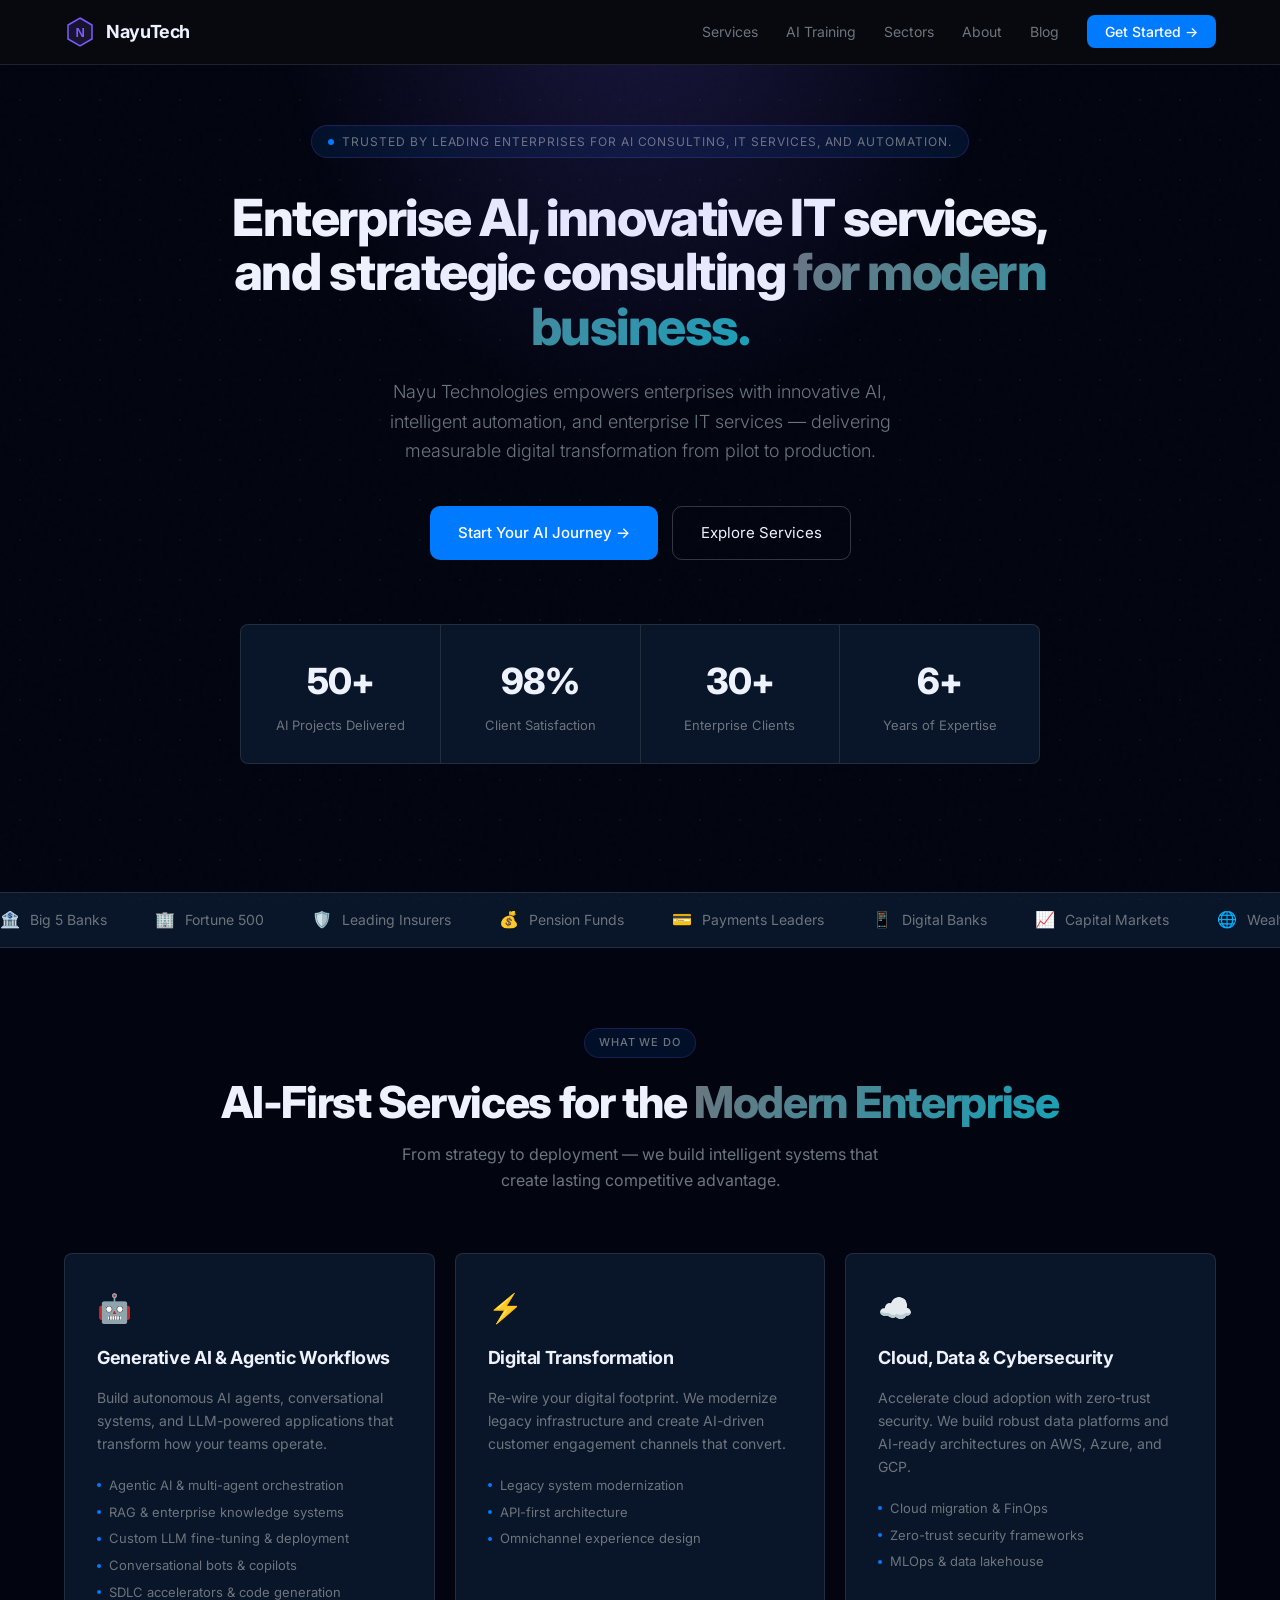
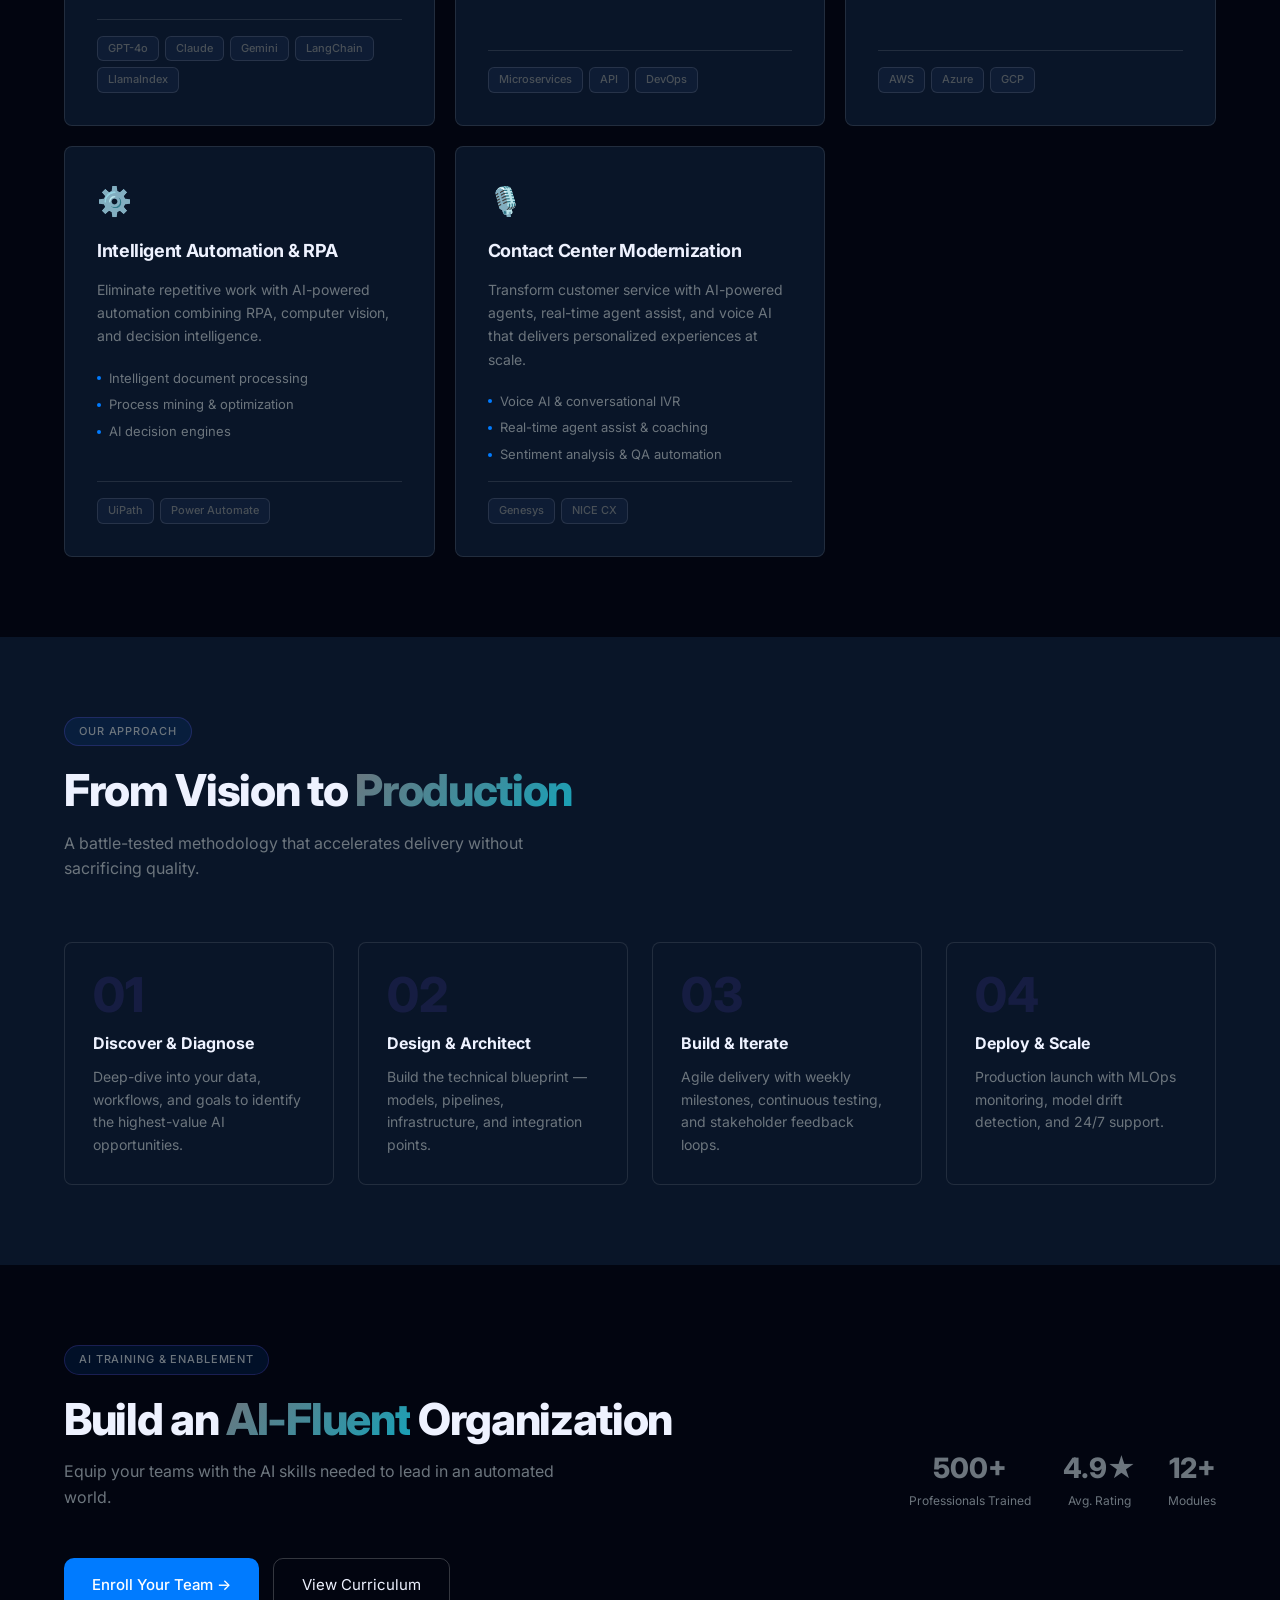
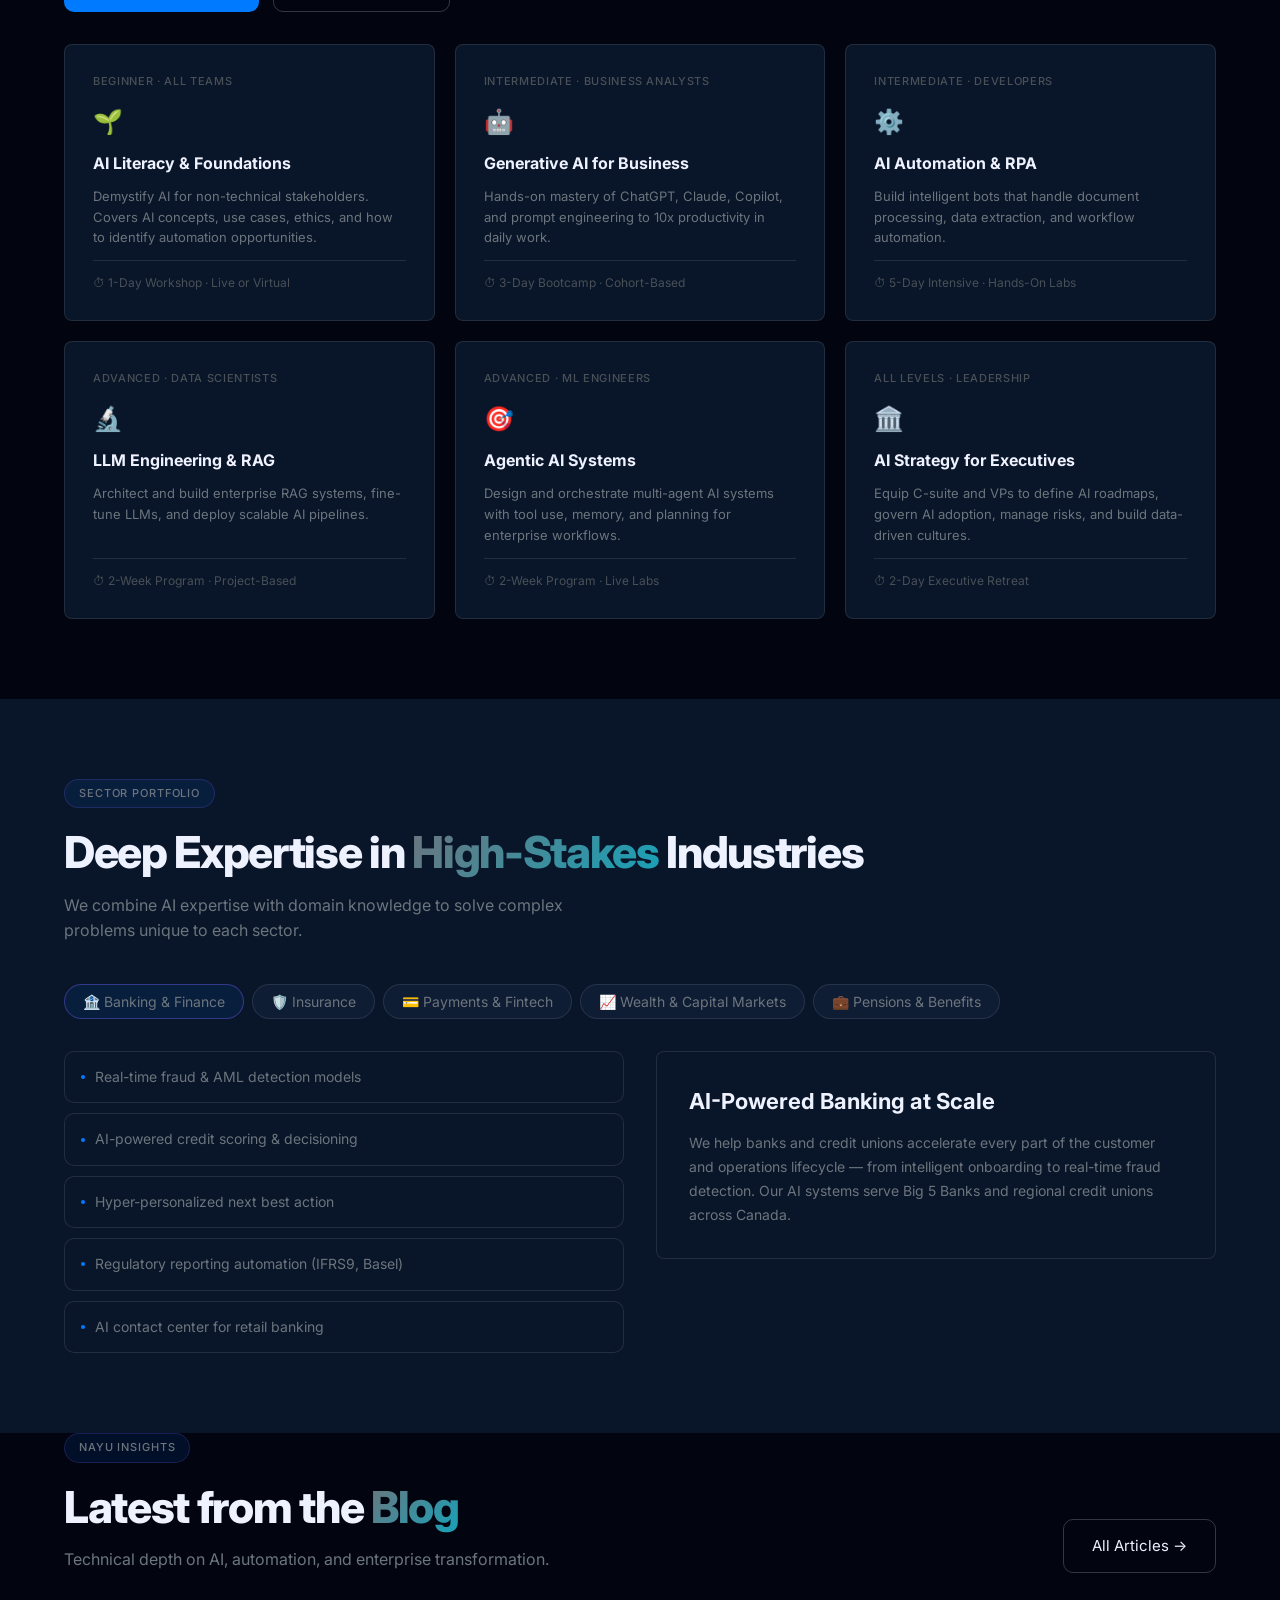
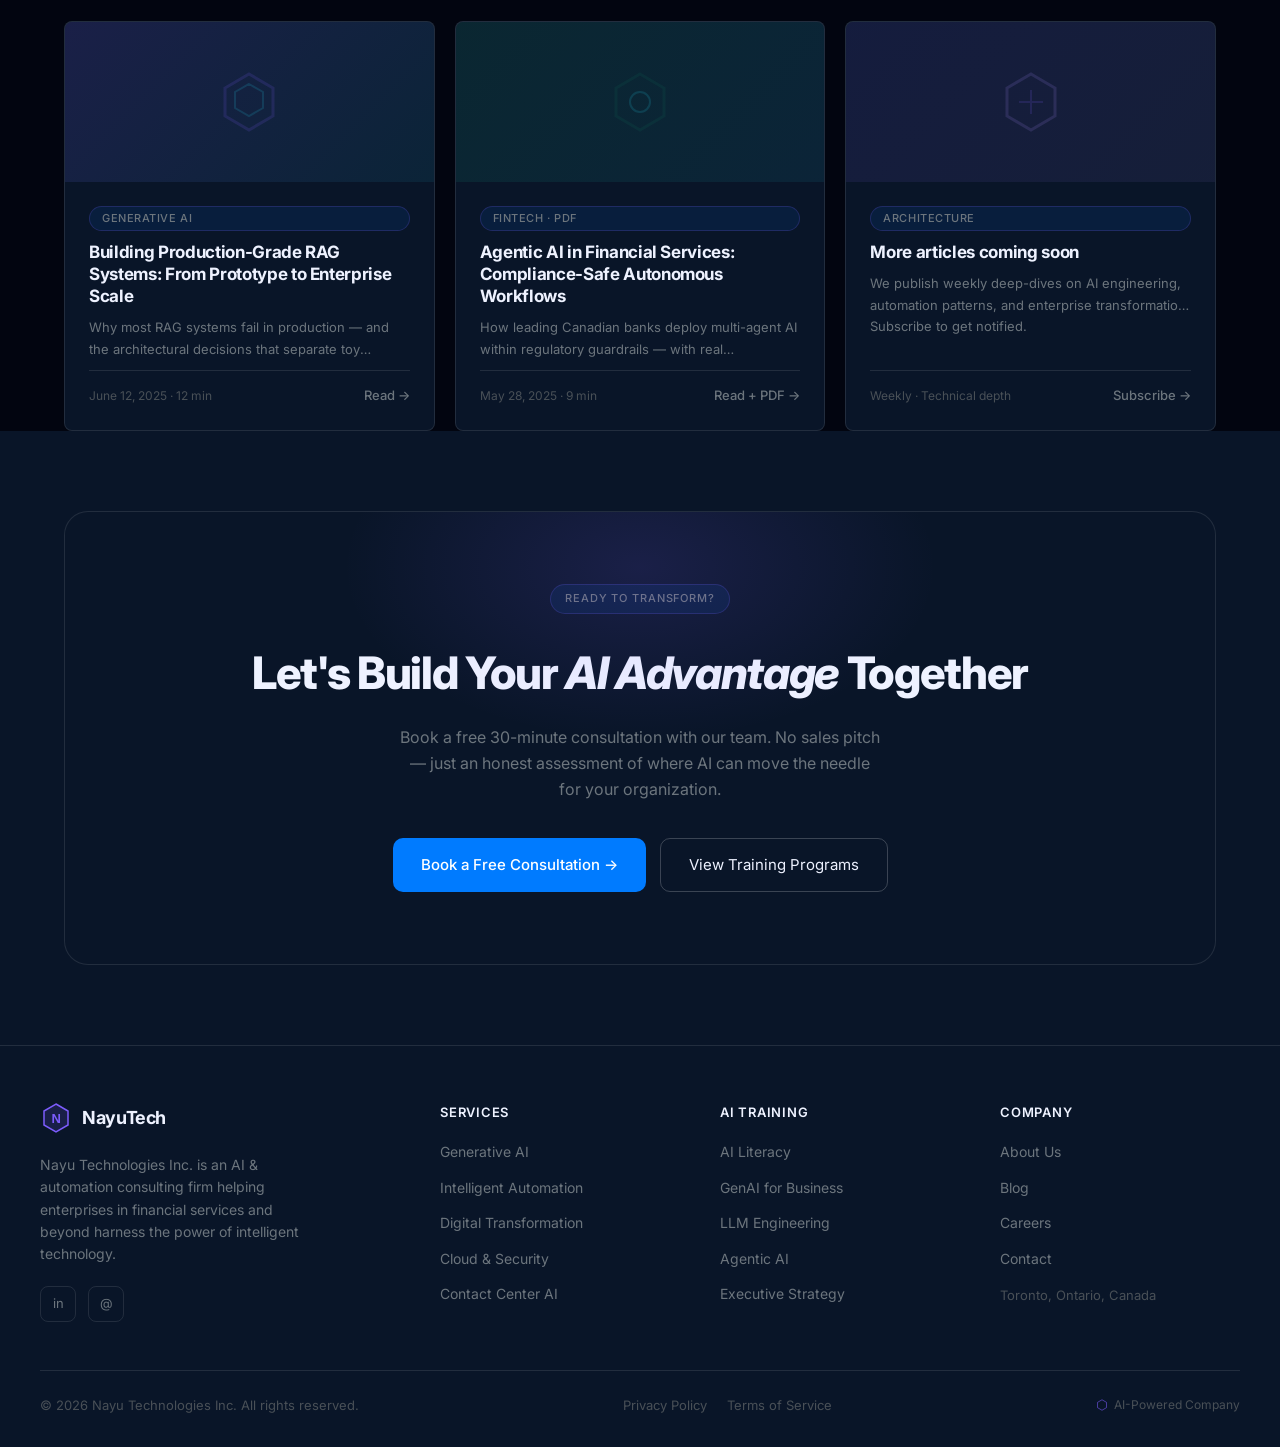
<file: index.html>
<!DOCTYPE html>
<html lang="en">
<head>
  <meta charset="UTF-8" />
  <meta name="viewport" content="width=device-width, initial-scale=1.0" />

  <!-- ── SEO: Title & Description ── -->
  <title>Nayu Technologies Inc. — Enterprise AI, IT Services & Automation Consulting</title>
  <meta name="description" content="Nayu Technologies empowers enterprises with innovative AI, IT services, intelligent automation, and digital transformation. Trusted by banks, insurers, and Fortune 500 clients from Toronto." />
  <link rel="canonical" href="https://www.nayutechnologies.com/" />

  <!-- ── SEO: Open Graph (LinkedIn / Facebook) ── -->
  <meta property="og:type"        content="website" />
  <meta property="og:url"         content="https://www.nayutechnologies.com/" />
  <meta property="og:title"       content="Nayu Technologies — Enterprise AI, IT Services & Automation Consulting" />
  <meta property="og:description" content="Innovative AI consulting, enterprise IT services, and automation partner solutions for financial services and modern digital businesses." />
  <meta property="og:image"       content="https://www.nayutechnologies.com/assets/og-image.png" />

  <!-- ── SEO: Twitter Card ── -->
  <meta name="twitter:card"        content="summary_large_image" />
  <meta name="twitter:title"       content="Nayu Technologies — Enterprise AI, IT Services & Automation Consulting" />
  <meta name="twitter:description" content="Innovative AI consulting, enterprise IT services, and automation partner solutions for financial services and modern digital businesses." />
  <meta name="twitter:image"       content="https://www.nayutechnologies.com/assets/og-image.png" />

  <!-- ── Favicon (inline SVG hex mark) ── -->
  <link rel="icon" type="image/svg+xml" href="data:image/svg+xml,%3Csvg xmlns='http://www.w3.org/2000/svg' viewBox='0 0 32 32'%3E%3Cpolygon points='16,2 28,9 28,23 16,30 4,23 4,9' fill='%237c5cfc22' stroke='%237c5cfc' stroke-width='2'/%3E%3Ctext x='16' y='22' text-anchor='middle' fill='%237c5cfc' font-size='13' font-weight='700' font-family='sans-serif'%3EN%3C/text%3E%3C/svg%3E" />
  <link rel="apple-touch-icon" sizes="180x180" href="data:image/svg+xml,%3Csvg xmlns='http://www.w3.org/2000/svg' viewBox='0 0 32 32'%3E%3Crect width='32' height='32' fill='%230a0a0f'/%3E%3Cpolygon points='16,2 28,9 28,23 16,30 4,23 4,9' fill='%237c5cfc33' stroke='%237c5cfc' stroke-width='2'/%3E%3Ctext x='16' y='22' text-anchor='middle' fill='%237c5cfc' font-size='13' font-weight='700' font-family='sans-serif'%3EN%3C/text%3E%3C/svg%3E" />

  <!-- ── SEO: JSON-LD Structured Data ── -->
  <script type="application/ld+json">
  {
    "@context": "https://schema.org",
    "@type": "Organization",
    "name": "Nayu Technologies Inc.",
    "url": "https://www.nayutechnologies.com",
    "logo": "https://www.nayutechnologies.com/assets/logo.png",
    "description": "AI and automation consulting for enterprises in financial services and beyond.",
    "address": {
      "@type": "PostalAddress",
      "addressLocality": "Toronto",
      "addressRegion": "Ontario",
      "addressCountry": "CA"
    },
    "contactPoint": {
      "@type": "ContactPoint",
      "contactType": "customer service",
      "url": "https://www.nayutechnologies.com/contact-us"
    },
    "sameAs": [
      "https://www.linkedin.com/company/nayutech"
    ]
  }
  </script>

  <link rel="preconnect" href="https://fonts.googleapis.com" />
  <link href="https://fonts.googleapis.com/css2?family=Inter:wght@300;400;500;600;700;800&display=swap" rel="stylesheet" />

  <style>
    /* ═══════════════════════════════════════════
       DESIGN SYSTEM  (unchanged from original)
    ═══════════════════════════════════════════ */
    *, *::before, *::after { box-sizing: border-box; margin: 0; padding: 0; }

    :root {
      --bg:       #020510;
      --bg2:      #091528;
      --bg3:      #0e1c34;
      --card:     #091528;
      --border:   rgba(255,255,255,0.1);
      --border-h: rgba(255,255,255,0.2);
      --accent:   #007bff;
      --accent2:  #6c757d;
      --cyan:     #17a2b8;
      --text:     #eef2ff;
      --muted:    #6c757d;
      --muted2:   #495057;
      --tag-bg:   rgba(0,123,255,0.1);
      --tag-text: #007bff;
      --font-head: 'Inter', sans-serif;
      --font-body: 'Inter', sans-serif;
      --radius: 8px;
      --section-gap: 80px;
    }

    html { scroll-behavior: smooth; }

    body {
      background: var(--bg);
      color: var(--text);
      font-family: var(--font-body);
      font-size: 16px;
      line-height: 1.6;
    }

    body::before {
      content: '';
      position: fixed;
      inset: 0;
      background-image: url("data:image/svg+xml,%3Csvg viewBox='0 0 200 200' xmlns='http://www.w3.org/2000/svg'%3E%3Cfilter id='n'%3E%3CfeTurbulence type='fractalNoise' baseFrequency='0.9' numOctaves='4' stitchTiles='stitch'/%3E%3C/filter%3E%3Crect width='100%25' height='100%25' filter='url(%23n)' opacity='0.04'/%3E%3C/svg%3E");
      pointer-events: none;
      z-index: 0;
      opacity: 0.4;
    }

    .page-bg-grid {
      position: fixed; inset: 0;
      background-image: radial-gradient(circle, rgba(255,255,255,0.04) 1px, transparent 1px);
      background-size: 40px 40px;
      pointer-events: none;
      z-index: 0;
    }

    /* ── Layout ── */
    .container { max-width: 1200px; margin: 0 auto; padding: 0 24px; }
    section { position: relative; z-index: 1; }

    /* ═══════════════════════════════════════════
       NAV
    ═══════════════════════════════════════════ */
    nav {
      position: sticky; top: 0; z-index: 100;
      background: rgba(10,10,15,0.88);
      backdrop-filter: blur(18px);
      -webkit-backdrop-filter: blur(18px);
      border-bottom: 1px solid var(--border);
    }
    .nav-inner {
      max-width: 1200px; margin: 0 auto; padding: 0 24px;
      height: 64px;
      display: flex; align-items: center; justify-content: space-between;
    }
    .nav-logo {
      display: flex; align-items: center; gap: 10px;
      text-decoration: none;
      font-family: var(--font-head); font-weight: 700; font-size: 18px;
      color: var(--text); letter-spacing: -0.02em;
    }
    .hex-icon { width: 32px; height: 32px; display: flex; align-items: center; justify-content: center; }
    .nav-links { display: flex; align-items: center; gap: 28px; list-style: none; }
    .nav-links a { text-decoration: none; color: var(--muted); font-size: 14px; transition: color 0.2s; }
    .nav-links a:hover { color: var(--text); }
    .nav-cta {
      background: var(--accent) !important; color: #fff !important;
      padding: 8px 18px; border-radius: 8px; font-weight: 500 !important;
      transition: background 0.2s !important;
    }
    .nav-cta:hover { background: var(--accent2) !important; }

    /* Mobile nav */
    .nav-hamburger {
      display: none; background: none; border: 1px solid var(--border);
      border-radius: 8px; padding: 6px 10px; cursor: pointer; color: var(--muted);
      font-size: 18px;
    }
    .mobile-menu {
      display: none; position: fixed; inset: 64px 0 0 0;
      background: rgba(10,10,15,0.97); backdrop-filter: blur(20px);
      z-index: 99; flex-direction: column; gap: 0;
      padding: 24px;
    }
    .mobile-menu.open { display: flex; }
    .mobile-menu a {
      display: block; padding: 16px 0;
      border-bottom: 1px solid var(--border);
      text-decoration: none; color: var(--text);
      font-size: 18px; font-family: var(--font-head);
    }
    .mobile-menu a:last-child { border-bottom: none; }

    @media (max-width: 768px) {
      .nav-links { display: none; }
      .nav-hamburger { display: block; }
    }

    /* ═══════════════════════════════════════════
       HERO
    ═══════════════════════════════════════════ */
    .hero {
      padding: 60px 24px 80px;
      text-align: center;
      overflow: hidden;
    }
    .hero::before {
      content: '';
      position: absolute; top: -100px; left: 50%; transform: translateX(-50%);
      width: 800px; height: 500px;
      background: radial-gradient(ellipse at 50% 0%, rgba(124,92,252,0.2) 0%, transparent 65%);
      pointer-events: none;
    }
    .hero-trust-bar {
      display: inline-flex; align-items: center; gap: 8px;
      background: var(--tag-bg); border: 1px solid rgba(124,92,252,0.2);
      border-radius: 100px; padding: 6px 16px;
      font-size: 12px; letter-spacing: 0.08em; text-transform: uppercase;
      color: var(--accent2); margin-bottom: 32px;
    }
    .hero-trust-bar::before {
      content: ''; width: 6px; height: 6px; border-radius: 50%;
      background: var(--accent); animation: pulse 2s ease-in-out infinite;
    }
    @keyframes pulse { 0%,100%{opacity:1;transform:scale(1)} 50%{opacity:.5;transform:scale(.7)} }

    .hero h1 {
      font-family: var(--font-head); font-size: clamp(32px,4vw,56px);
      font-weight: 800; letter-spacing: -0.03em; line-height: 1.06;
      max-width: 820px; margin: 0 auto 24px;
    }
    .hero h1 em {
      font-style: normal;
      background: linear-gradient(135deg, var(--accent2) 0%, var(--cyan) 100%);
      -webkit-background-clip: text; -webkit-text-fill-color: transparent; background-clip: text;
    }
    .hero-sub {
      color: var(--muted); font-size: 18px; font-weight: 300;
      max-width: 560px; margin: 0 auto 40px; line-height: 1.65;
    }
    .hero-ctas { display: flex; gap: 14px; justify-content: center; flex-wrap: wrap; }
    .btn-primary {
      display: inline-flex; align-items: center; gap: 8px;
      background: var(--accent); color: #fff;
      padding: 14px 28px; border-radius: 10px;
      text-decoration: none; font-weight: 500; font-size: 15px;
      transition: background 0.2s, transform 0.15s;
    }
    .btn-primary:hover { background: var(--accent2); transform: translateY(-1px); }
    .btn-ghost {
      display: inline-flex; align-items: center; gap: 8px;
      border: 1px solid var(--border-h); color: var(--text);
      padding: 14px 28px; border-radius: 10px;
      text-decoration: none; font-size: 15px;
      transition: border-color 0.2s, background 0.2s;
    }
    .btn-ghost:hover { border-color: rgba(124,92,252,0.4); background: var(--tag-bg); }

    /* ── Stats ── */
    .stats-row {
      display: flex; gap: 0; justify-content: center;
      margin: 64px auto 0; max-width: 800px;
      border: 1px solid var(--border); border-radius: var(--radius);
      overflow: hidden; background: var(--card);
    }
    .stat {
      flex: 1; padding: 28px 20px; text-align: center;
      border-right: 1px solid var(--border);
    }
    .stat:last-child { border-right: none; }
    .stat-num {
      font-family: var(--font-head); font-size: 36px; font-weight: 800;
      letter-spacing: -0.03em; color: var(--text); display: block;
    }
    .stat-label { font-size: 13px; color: var(--muted); margin-top: 4px; }

    /* ── Ticker ── */
    .ticker-wrap {
      margin: 48px 0 0; overflow: hidden;
      border-top: 1px solid var(--border); border-bottom: 1px solid var(--border);
      padding: 14px 0; background: var(--bg2);
    }
    .ticker-inner {
      display: flex; gap: 48px; width: max-content;
      animation: ticker 28s linear infinite;
    }
    .ticker-inner:hover { animation-play-state: paused; }
    @keyframes ticker { from{transform:translateX(0)} to{transform:translateX(-50%)} }
    .ticker-item { font-size: 14px; color: var(--muted); white-space: nowrap; display: flex; align-items: center; gap: 10px; }
    .ticker-item span { font-size: 16px; }

    /* ═══════════════════════════════════════════
       SECTION HEADER (reusable)
    ═══════════════════════════════════════════ */
    .section-eyebrow {
      display: inline-block;
      background: var(--tag-bg); border: 1px solid rgba(124,92,252,0.2);
      border-radius: 100px; padding: 5px 14px;
      font-size: 11px; font-weight: 500; letter-spacing: 0.08em; text-transform: uppercase;
      color: var(--accent2); margin-bottom: 20px;
    }
    .section-title {
      font-family: var(--font-head); font-size: clamp(28px,3.5vw,44px);
      font-weight: 800; letter-spacing: -0.03em; line-height: 1.1;
      margin-bottom: 16px;
    }
    .section-title em { font-style: normal; background: linear-gradient(135deg,var(--accent2),var(--cyan)); -webkit-background-clip:text; -webkit-text-fill-color:transparent; background-clip:text; }
    .section-sub { color: var(--muted); font-size: 16px; max-width: 520px; }

    /* ═══════════════════════════════════════════
       SERVICES
    ═══════════════════════════════════════════ */
    #services { padding: var(--section-gap) 0; }
    .services-header { text-align: center; margin-bottom: 60px; }
    .services-header .section-sub { margin: 0 auto; }
    .services-grid {
      display: grid; grid-template-columns: repeat(auto-fill, minmax(340px, 1fr));
      gap: 20px;
    }
    .service-card {
      background: var(--card); border: 1px solid var(--border);
      border-radius: var(--radius); padding: 32px;
      transition: border-color 0.25s, transform 0.25s, box-shadow 0.25s;
      display: flex; flex-direction: column; gap: 16px;
    }
    .service-card:hover {
      border-color: rgba(124,92,252,0.35);
      transform: translateY(-2px);
      box-shadow: 0 16px 48px rgba(0,0,0,0.35);
    }
    .service-icon { font-size: 28px; }
    .service-card h3 {
      font-family: var(--font-head); font-size: 18px; font-weight: 700;
      letter-spacing: -0.02em; line-height: 1.25;
    }
    .service-card p { color: var(--muted); font-size: 14px; line-height: 1.65; }
    .service-bullets { display: flex; flex-direction: column; gap: 6px; margin-top: 4px; }
    .service-bullet {
      display: flex; align-items: center; gap: 8px;
      font-size: 13px; color: var(--muted);
    }
    .service-bullet::before { content:''; width:4px; height:4px; border-radius:50%; background:var(--accent); flex-shrink:0; }
    .service-tags { display: flex; flex-wrap: wrap; gap: 6px; margin-top: auto; padding-top: 16px; border-top: 1px solid var(--border); }
    .stag {
      background: var(--bg3); border: 1px solid var(--border);
      border-radius: 6px; padding: 3px 10px;
      font-size: 11px; color: var(--muted2); font-weight: 500;
    }

    /* ═══════════════════════════════════════════
       APPROACH  (timeline)
    ═══════════════════════════════════════════ */
    #approach { padding: var(--section-gap) 0; background: var(--bg2); }
    .approach-grid {
      display: grid; grid-template-columns: repeat(4,1fr); gap: 24px; margin-top: 60px;
    }
    .approach-card {
      background: var(--card); border: 1px solid var(--border);
      border-radius: var(--radius); padding: 28px; position: relative;
    }
    .approach-num {
      font-family: var(--font-head); font-size: 48px; font-weight: 800;
      color: rgba(124,92,252,0.12); line-height: 1; margin-bottom: 12px;
    }
    .approach-card h4 { font-family: var(--font-head); font-size: 16px; font-weight: 700; margin-bottom: 10px; }
    .approach-card p { color: var(--muted); font-size: 14px; line-height: 1.6; }

    /* ═══════════════════════════════════════════
       TRAINING
    ═══════════════════════════════════════════ */
    #training { padding: var(--section-gap) 0; }
    .training-header { display: grid; grid-template-columns: 1fr auto; align-items: end; gap: 32px; margin-bottom: 48px; }
    .training-stats { display: flex; gap: 32px; flex-shrink: 0; }
    .tstat { text-align: center; }
    .tstat-num { font-family: var(--font-head); font-size: 28px; font-weight: 800; color: var(--accent2); display: block; }
    .tstat-label { font-size: 12px; color: var(--muted); }
    .training-grid { display: grid; grid-template-columns: repeat(3,1fr); gap: 20px; }
    .training-card {
      background: var(--card); border: 1px solid var(--border);
      border-radius: var(--radius); padding: 28px;
      display: flex; flex-direction: column; gap: 12px;
      transition: border-color 0.2s, transform 0.2s;
    }
    .training-card:hover { border-color: rgba(124,92,252,0.35); transform: translateY(-2px); }
    .training-level {
      font-size: 11px; font-weight: 500; letter-spacing: 0.06em; text-transform: uppercase;
      color: var(--muted2);
    }
    .training-icon { font-size: 24px; }
    .training-card h3 { font-family: var(--font-head); font-size: 16px; font-weight: 700; line-height: 1.3; }
    .training-card p { color: var(--muted); font-size: 13px; line-height: 1.6; flex: 1; }
    .training-meta {
      display: flex; align-items: center; gap: 8px;
      font-size: 12px; color: var(--muted2);
      padding-top: 12px; border-top: 1px solid var(--border);
    }

    /* ═══════════════════════════════════════════
       SECTORS
    ═══════════════════════════════════════════ */
    #sectors { padding: var(--section-gap) 0; background: var(--bg2); }
    .sector-tabs { display: flex; gap: 8px; flex-wrap: wrap; margin: 40px 0 32px; }
    .sector-tab {
      background: var(--bg3); border: 1px solid var(--border);
      border-radius: 100px; padding: 8px 18px;
      font-size: 14px; color: var(--muted); cursor: pointer;
      transition: all 0.18s; font-family: var(--font-body);
    }
    .sector-tab:hover, .sector-tab.active {
      background: var(--tag-bg); border-color: rgba(124,92,252,0.4); color: var(--accent2);
    }
    .sector-panel { display: none; }
    .sector-panel.active { display: grid; grid-template-columns: 1fr 1fr; gap: 32px; align-items: start; }
    .sector-list { display: flex; flex-direction: column; gap: 10px; }
    .sector-item {
      display: flex; align-items: center; gap: 10px;
      background: var(--card); border: 1px solid var(--border);
      border-radius: 10px; padding: 14px 16px; font-size: 14px; color: var(--muted);
    }
    .sector-item::before { content:''; width:4px; height:4px; border-radius:50%; background:var(--accent); flex-shrink:0; }
    .sector-info { background: var(--card); border: 1px solid var(--border); border-radius: var(--radius); padding: 32px; }
    .sector-info h3 { font-family: var(--font-head); font-size: 22px; font-weight: 700; margin-bottom: 12px; }
    .sector-info p { color: var(--muted); font-size: 14px; line-height: 1.7; }

    /* ═══════════════════════════════════════════
       TESTIMONIALS  ← NEW
    ═══════════════════════════════════════════ */
    #testimonials { padding: var(--section-gap) 0; }
    .testimonials-grid { display: grid; grid-template-columns: repeat(3,1fr); gap: 20px; margin-top: 56px; }
    .testimonial-card {
      background: var(--card); border: 1px solid var(--border);
      border-radius: var(--radius); padding: 32px;
      display: flex; flex-direction: column; gap: 20px;
      transition: border-color 0.2s;
    }
    .testimonial-card:hover { border-color: rgba(124,92,252,0.3); }
    .testimonial-stars { color: #f59e0b; font-size: 14px; letter-spacing: 2px; }
    .testimonial-quote { color: var(--muted); font-size: 15px; line-height: 1.7; font-style: italic; flex: 1; }
    .testimonial-author { display: flex; align-items: center; gap: 12px; padding-top: 16px; border-top: 1px solid var(--border); }
    .author-avatar {
      width: 40px; height: 40px; border-radius: 50%;
      background: linear-gradient(135deg, var(--accent), var(--cyan));
      display: flex; align-items: center; justify-content: center;
      font-size: 13px; font-weight: 700; color: #fff; flex-shrink: 0;
    }
    .author-info .name { font-size: 14px; font-weight: 500; color: var(--text); }
    .author-info .role { font-size: 12px; color: var(--muted2); }

    /* ═══════════════════════════════════════════
       BLOG PREVIEW  ← NEW
    ═══════════════════════════════════════════ */
    #blog-preview { padding: var(--section-gap) 0; background: var(--bg2); }
    .blog-preview-header { display: flex; align-items: flex-end; justify-content: space-between; margin-bottom: 48px; flex-wrap: wrap; gap: 16px; }
    .blog-preview-grid { display: grid; grid-template-columns: repeat(3,1fr); gap: 20px; }
    .blog-preview-card {
      background: var(--card); border: 1px solid var(--border);
      border-radius: var(--radius); overflow: hidden;
      text-decoration: none; color: inherit;
      transition: border-color 0.25s, transform 0.25s;
      display: flex; flex-direction: column;
    }
    .blog-preview-card:hover { border-color: rgba(124,92,252,0.4); transform: translateY(-3px); }
    .blog-preview-visual {
      height: 160px; position: relative; overflow: hidden;
      background: var(--bg3);
      display: flex; align-items: center; justify-content: center;
    }
    .blog-preview-visual svg { opacity: 0.15; }
    .blog-preview-content { padding: 24px; display: flex; flex-direction: column; gap: 10px; flex: 1; }
    .blog-preview-tag {
      display: inline-block;
      background: var(--tag-bg); border: 1px solid rgba(124,92,252,0.2);
      border-radius: 100px; padding: 3px 12px;
      font-size: 11px; font-weight: 500; letter-spacing: 0.05em; text-transform: uppercase;
      color: var(--accent2);
    }
    .blog-preview-title { font-family: var(--font-head); font-size: 17px; font-weight: 700; line-height: 1.3; letter-spacing: -0.02em; }
    .blog-preview-excerpt { color: var(--muted); font-size: 13px; line-height: 1.65; flex: 1; display: -webkit-box; -webkit-line-clamp: 2; -webkit-box-orient: vertical; overflow: hidden; }
    .blog-preview-footer { display: flex; justify-content: space-between; align-items: center; padding-top: 14px; border-top: 1px solid var(--border); font-size: 12px; color: var(--muted2); }
    .blog-read-link { color: var(--accent2); font-size: 13px; font-weight: 500; display: flex; align-items: center; gap: 4px; }

    /* ═══════════════════════════════════════════
       FINAL CTA
    ═══════════════════════════════════════════ */
    #cta { padding: var(--section-gap) 0; background: var(--bg2); }
    .cta-box {
      background: var(--card); border: 1px solid var(--border);
      border-radius: 24px; padding: 72px 48px; text-align: center;
      position: relative; overflow: hidden;
    }
    .cta-box::before {
      content: '';
      position: absolute; top: -120px; left: 50%; transform: translateX(-50%);
      width: 600px; height: 350px;
      background: radial-gradient(ellipse, rgba(124,92,252,0.15) 0%, transparent 70%);
      pointer-events: none;
    }
    .cta-box h2 {
      font-family: var(--font-head); font-size: clamp(28px,3.5vw,48px);
      font-weight: 800; letter-spacing: -0.03em; margin-bottom: 16px;
    }
    .cta-box p { color: var(--muted); font-size: 16px; max-width: 480px; margin: 0 auto 36px; }
    .cta-buttons { display: flex; gap: 14px; justify-content: center; flex-wrap: wrap; }

    /* ═══════════════════════════════════════════
       FOOTER
    ═══════════════════════════════════════════ */
    footer {
      border-top: 1px solid var(--border); background: var(--bg2);
      padding: 56px 24px 32px; position: relative; z-index: 1;
    }
    .footer-inner { max-width: 1200px; margin: 0 auto; }
    .footer-top {
      display: grid; grid-template-columns: 1.5fr 1fr 1fr 1fr; gap: 40px;
      margin-bottom: 48px;
    }
    .footer-brand p { color: var(--muted); font-size: 14px; margin: 12px 0 20px; max-width: 280px; line-height: 1.6; }
    .footer-socials { display: flex; gap: 12px; }
    .social-btn {
      width: 36px; height: 36px;
      border: 1px solid var(--border); border-radius: 8px;
      display: flex; align-items: center; justify-content: center;
      color: var(--muted); text-decoration: none; font-size: 13px;
      transition: all 0.2s;
    }
    .social-btn:hover { border-color: var(--accent); color: var(--accent2); }
    .footer-col h4 {
      font-family: var(--font-head); font-size: 13px; font-weight: 600;
      letter-spacing: 0.06em; text-transform: uppercase;
      color: var(--text); margin-bottom: 16px;
    }
    .footer-col ul { list-style: none; display: flex; flex-direction: column; gap: 10px; }
    .footer-col a { color: var(--muted); text-decoration: none; font-size: 14px; transition: color 0.2s; }
    .footer-col a:hover { color: var(--text); }
    .footer-bottom {
      border-top: 1px solid var(--border); padding-top: 24px;
      display: flex; justify-content: space-between; align-items: center;
      flex-wrap: wrap; gap: 12px;
    }
    .footer-bottom p { color: var(--muted2); font-size: 13px; }
    .footer-bottom-links { display: flex; gap: 20px; }
    .footer-bottom-links a { color: var(--muted2); text-decoration: none; font-size: 13px; transition: color 0.2s; }
    .footer-bottom-links a:hover { color: var(--text); }
    .footer-ai-badge { color: var(--muted2); font-size: 12px; display: flex; align-items: center; gap: 6px; }

    /* ── Scroll-to-top button ── */
    #scrollTop {
      position: fixed; bottom: 28px; right: 28px; z-index: 200;
      width: 44px; height: 44px;
      background: var(--accent); border: none; border-radius: 50%;
      color: #fff; font-size: 18px; cursor: pointer;
      display: none; align-items: center; justify-content: center;
      box-shadow: 0 4px 20px rgba(124,92,252,0.4);
      transition: background 0.2s, transform 0.15s;
    }
    #scrollTop.visible { display: flex; }
    #scrollTop:hover { background: var(--accent2); transform: translateY(-2px); }

    /* ═══════════════════════════════════════════
       RESPONSIVE
    ═══════════════════════════════════════════ */
    @media (max-width: 960px) {
      .approach-grid { grid-template-columns: repeat(2,1fr); }
      .training-grid { grid-template-columns: repeat(2,1fr); }
      .testimonials-grid { grid-template-columns: repeat(2,1fr); }
      .blog-preview-grid { grid-template-columns: repeat(2,1fr); }
      .about-grid { grid-template-columns: 1fr; gap: 40px; }
      .footer-top { grid-template-columns: 1fr 1fr; }
      .training-header { grid-template-columns: 1fr; }
      .training-stats { justify-content: flex-start; }
    }
    @media (max-width: 640px) {
      :root { --section-gap: 72px; }
      .stats-row { flex-direction: column; }
      .stat { border-right: none; border-bottom: 1px solid var(--border); }
      .stat:last-child { border-bottom: none; }
      .approach-grid { grid-template-columns: 1fr; }
      .training-grid { grid-template-columns: 1fr; }
      .testimonials-grid { grid-template-columns: 1fr; }
      .blog-preview-grid { grid-template-columns: 1fr; }
      .sector-panel.active { grid-template-columns: 1fr; }
      .team-grid { grid-template-columns: 1fr; }
      .footer-top { grid-template-columns: 1fr; }
      .cta-box { padding: 48px 24px; }
    }
  </style>
</head>
<body>
<div class="page-bg-grid"></div>

<!-- ═══════════════════════════════════════════
     NAV
═══════════════════════════════════════════ -->
<nav class="navbar" id="navbar">
  <div class="nav-inner">
    <a href="/" class="nav-logo">
      <div class="hex-icon">
        <svg viewBox="0 0 32 32" width="32" height="32" fill="none">
          <polygon points="16,2 28,9 28,23 16,30 4,23 4,9" fill="rgba(124,92,252,0.15)" stroke="#7c5cfc" stroke-width="1.5"/>
          <text x="16" y="21" text-anchor="middle" fill="#7c5cfc" font-size="13" font-weight="700" font-family="sans-serif">N</text>
        </svg>
      </div>
      NayuTech
    </a>
    <ul class="nav-links">
      <li><a href="#services">Services</a></li>
      <li><a href="#training">AI Training</a></li>
      <li><a href="#sectors">Sectors</a></li>
      <li><a href="./about.html" class="active">About</a></li>
      <li><a href="#blogs">Blog</a></li>
      <li><a href="./contact-us.html" class="nav-cta">Get Started →</a></li>
    </ul>
    <button class="nav-hamburger" onclick="toggleMobileMenu()">☰</button>
  </div>
</nav>

<!-- Mobile menu -->
<div class="mobile-menu" id="mobileMenu">
  <a href="#services"       onclick="closeMobileMenu()">Services</a>
  <a href="#training"       onclick="closeMobileMenu()">AI Training</a>
  <a href="#sectors"        onclick="closeMobileMenu()">Sectors</a>
  <a href="./about.html"          onclick="closeMobileMenu()">About</a>
  <a href="#blogs"          onclick="closeMobileMenu()">Blog</a>
  <a href="./contact-us.html"       onclick="closeMobileMenu()" style="color:var(--accent2)">Get Started →</a>
</div>

<!-- ═══════════════════════════════════════════
     HERO
═══════════════════════════════════════════ -->
<section class="hero">
  <div class="container">
    <div class="hero-trust-bar">Trusted by leading enterprises for AI consulting, IT services, and automation.</div>
    <h1>Enterprise AI, innovative IT services,<br>and strategic consulting <em>for modern business.</em></h1>
    <p class="hero-sub">Nayu Technologies empowers enterprises with innovative AI, intelligent automation, and enterprise IT services — delivering measurable digital transformation from pilot to production.</p>
    <div class="hero-ctas">
      <a href="./contact-us.html" class="btn-primary">Start Your AI Journey →</a>
      <a href="#services" class="btn-ghost">Explore Services</a>
    </div>

    <!-- Stats with hard-coded fallbacks, animated on scroll -->
    <div class="stats-row">
      <div class="stat">
        <span class="stat-num" data-target="50" data-suffix="+">50+</span>
        <div class="stat-label">AI Projects Delivered</div>
      </div>
      <div class="stat">
        <span class="stat-num" data-target="98" data-suffix="%">98%</span>
        <div class="stat-label">Client Satisfaction</div>
      </div>
      <div class="stat">
        <span class="stat-num" data-target="30" data-suffix="+">30+</span>
        <div class="stat-label">Enterprise Clients</div>
      </div>
      <div class="stat">
        <span class="stat-num" data-target="6" data-suffix="+">6+</span>
        <div class="stat-label">Years of Expertise</div>
      </div>
    </div>
  </div>
</section>

<!-- Ticker -->
<div class="ticker-wrap">
  <div class="ticker-inner">
    <span class="ticker-item"><span>🏦</span> Big 5 Banks</span>
    <span class="ticker-item"><span>🏢</span> Fortune 500</span>
    <span class="ticker-item"><span>🛡️</span> Leading Insurers</span>
    <span class="ticker-item"><span>💰</span> Pension Funds</span>
    <span class="ticker-item"><span>💳</span> Payments Leaders</span>
    <span class="ticker-item"><span>📱</span> Digital Banks</span>
    <span class="ticker-item"><span>📈</span> Capital Markets</span>
    <span class="ticker-item"><span>🌐</span> Wealth Managers</span>
    <!-- duplicate for seamless loop -->
    <span class="ticker-item"><span>🏦</span> Big 5 Banks</span>
    <span class="ticker-item"><span>🏢</span> Fortune 500</span>
    <span class="ticker-item"><span>🛡️</span> Leading Insurers</span>
    <span class="ticker-item"><span>💰</span> Pension Funds</span>
    <span class="ticker-item"><span>💳</span> Payments Leaders</span>
    <span class="ticker-item"><span>📱</span> Digital Banks</span>
    <span class="ticker-item"><span>📈</span> Capital Markets</span>
    <span class="ticker-item"><span>🌐</span> Wealth Managers</span>
  </div>
</div>

<!-- ═══════════════════════════════════════════
     SERVICES
═══════════════════════════════════════════ -->
<section id="services">
  <div class="container">
    <div class="services-header">
      <div class="section-eyebrow">What We Do</div>
      <h2 class="section-title">AI-First Services for the <em>Modern Enterprise</em></h2>
      <p class="section-sub">From strategy to deployment — we build intelligent systems that create lasting competitive advantage.</p>
    </div>
    <div class="services-grid">

      <div class="service-card">
        <div class="service-icon">🤖</div>
        <h3>Generative AI & Agentic Workflows</h3>
        <p>Build autonomous AI agents, conversational systems, and LLM-powered applications that transform how your teams operate.</p>
        <div class="service-bullets">
          <div class="service-bullet">Agentic AI & multi-agent orchestration</div>
          <div class="service-bullet">RAG & enterprise knowledge systems</div>
          <div class="service-bullet">Custom LLM fine-tuning & deployment</div>
          <div class="service-bullet">Conversational bots & copilots</div>
          <div class="service-bullet">SDLC accelerators & code generation</div>
        </div>
        <div class="service-tags">
          <span class="stag">GPT-4o</span><span class="stag">Claude</span><span class="stag">Gemini</span><span class="stag">LangChain</span><span class="stag">LlamaIndex</span>
        </div>
      </div>

      <div class="service-card">
        <div class="service-icon">⚡</div>
        <h3>Digital Transformation</h3>
        <p>Re-wire your digital footprint. We modernize legacy infrastructure and create AI-driven customer engagement channels that convert.</p>
        <div class="service-bullets">
          <div class="service-bullet">Legacy system modernization</div>
          <div class="service-bullet">API-first architecture</div>
          <div class="service-bullet">Omnichannel experience design</div>
        </div>
        <div class="service-tags">
          <span class="stag">Microservices</span><span class="stag">API</span><span class="stag">DevOps</span>
        </div>
      </div>

      <div class="service-card">
        <div class="service-icon">☁️</div>
        <h3>Cloud, Data & Cybersecurity</h3>
        <p>Accelerate cloud adoption with zero-trust security. We build robust data platforms and AI-ready architectures on AWS, Azure, and GCP.</p>
        <div class="service-bullets">
          <div class="service-bullet">Cloud migration & FinOps</div>
          <div class="service-bullet">Zero-trust security frameworks</div>
          <div class="service-bullet">MLOps & data lakehouse</div>
        </div>
        <div class="service-tags">
          <span class="stag">AWS</span><span class="stag">Azure</span><span class="stag">GCP</span>
        </div>
      </div>

      <div class="service-card">
        <div class="service-icon">⚙️</div>
        <h3>Intelligent Automation & RPA</h3>
        <p>Eliminate repetitive work with AI-powered automation combining RPA, computer vision, and decision intelligence.</p>
        <div class="service-bullets">
          <div class="service-bullet">Intelligent document processing</div>
          <div class="service-bullet">Process mining & optimization</div>
          <div class="service-bullet">AI decision engines</div>
        </div>
        <div class="service-tags">
          <span class="stag">UiPath</span><span class="stag">Power Automate</span>
        </div>
      </div>

      <div class="service-card">
        <div class="service-icon">🎙️</div>
        <h3>Contact Center Modernization</h3>
        <p>Transform customer service with AI-powered agents, real-time agent assist, and voice AI that delivers personalized experiences at scale.</p>
        <div class="service-bullets">
          <div class="service-bullet">Voice AI & conversational IVR</div>
          <div class="service-bullet">Real-time agent assist & coaching</div>
          <div class="service-bullet">Sentiment analysis & QA automation</div>
        </div>
        <div class="service-tags">
          <span class="stag">Genesys</span><span class="stag">NICE CX</span>
        </div>
      </div>

    </div>
  </div>
</section>

<!-- ═══════════════════════════════════════════
     APPROACH
═══════════════════════════════════════════ -->
<section id="approach">
  <div class="container">
    <div class="section-eyebrow">Our Approach</div>
    <h2 class="section-title">From Vision to <em>Production</em></h2>
    <p class="section-sub">A battle-tested methodology that accelerates delivery without sacrificing quality.</p>
    <div class="approach-grid">
      <div class="approach-card">
        <div class="approach-num">01</div>
        <h4>Discover & Diagnose</h4>
        <p>Deep-dive into your data, workflows, and goals to identify the highest-value AI opportunities.</p>
      </div>
      <div class="approach-card">
        <div class="approach-num">02</div>
        <h4>Design & Architect</h4>
        <p>Build the technical blueprint — models, pipelines, infrastructure, and integration points.</p>
      </div>
      <div class="approach-card">
        <div class="approach-num">03</div>
        <h4>Build & Iterate</h4>
        <p>Agile delivery with weekly milestones, continuous testing, and stakeholder feedback loops.</p>
      </div>
      <div class="approach-card">
        <div class="approach-num">04</div>
        <h4>Deploy & Scale</h4>
        <p>Production launch with MLOps monitoring, model drift detection, and 24/7 support.</p>
      </div>
    </div>
  </div>
</section>

<!-- ═══════════════════════════════════════════
     TRAINING
═══════════════════════════════════════════ -->
<section id="training">
  <div class="container">
    <div class="training-header">
      <div>
        <div class="section-eyebrow">AI Training & Enablement</div>
        <h2 class="section-title">Build an <em>AI-Fluent</em> Organization</h2>
        <p class="section-sub">Equip your teams with the AI skills needed to lead in an automated world.</p>
      </div>
      <div class="training-stats">
        <div class="tstat"><span class="tstat-num">500+</span><div class="tstat-label">Professionals Trained</div></div>
        <div class="tstat"><span class="tstat-num">4.9★</span><div class="tstat-label">Avg. Rating</div></div>
        <div class="tstat"><span class="tstat-num">12+</span><div class="tstat-label">Modules</div></div>
      </div>
    </div>
    <div style="display:flex;gap:14px;margin-bottom:32px;flex-wrap:wrap;">
      <a href="./contact-us.html" class="btn-primary">Enroll Your Team →</a>
      <a href="#training" class="btn-ghost">View Curriculum</a>
    </div>
    <div class="training-grid">
      <div class="training-card">
        <div class="training-level">Beginner · All Teams</div>
        <div class="training-icon">🌱</div>
        <h3>AI Literacy & Foundations</h3>
        <p>Demystify AI for non-technical stakeholders. Covers AI concepts, use cases, ethics, and how to identify automation opportunities.</p>
        <div class="training-meta">⏱ 1-Day Workshop · Live or Virtual</div>
      </div>
      <div class="training-card">
        <div class="training-level">Intermediate · Business Analysts</div>
        <div class="training-icon">🤖</div>
        <h3>Generative AI for Business</h3>
        <p>Hands-on mastery of ChatGPT, Claude, Copilot, and prompt engineering to 10x productivity in daily work.</p>
        <div class="training-meta">⏱ 3-Day Bootcamp · Cohort-Based</div>
      </div>
      <div class="training-card">
        <div class="training-level">Intermediate · Developers</div>
        <div class="training-icon">⚙️</div>
        <h3>AI Automation & RPA</h3>
        <p>Build intelligent bots that handle document processing, data extraction, and workflow automation.</p>
        <div class="training-meta">⏱ 5-Day Intensive · Hands-On Labs</div>
      </div>
      <div class="training-card">
        <div class="training-level">Advanced · Data Scientists</div>
        <div class="training-icon">🔬</div>
        <h3>LLM Engineering & RAG</h3>
        <p>Architect and build enterprise RAG systems, fine-tune LLMs, and deploy scalable AI pipelines.</p>
        <div class="training-meta">⏱ 2-Week Program · Project-Based</div>
      </div>
      <div class="training-card">
        <div class="training-level">Advanced · ML Engineers</div>
        <div class="training-icon">🎯</div>
        <h3>Agentic AI Systems</h3>
        <p>Design and orchestrate multi-agent AI systems with tool use, memory, and planning for enterprise workflows.</p>
        <div class="training-meta">⏱ 2-Week Program · Live Labs</div>
      </div>
      <div class="training-card">
        <div class="training-level">All Levels · Leadership</div>
        <div class="training-icon">🏛️</div>
        <h3>AI Strategy for Executives</h3>
        <p>Equip C-suite and VPs to define AI roadmaps, govern AI adoption, manage risks, and build data-driven cultures.</p>
        <div class="training-meta">⏱ 2-Day Executive Retreat</div>
      </div>
    </div>
  </div>
</section>

<!-- ═══════════════════════════════════════════
     SECTORS
═══════════════════════════════════════════ -->
<section id="sectors">
  <div class="container">
    <div class="section-eyebrow">Sector Portfolio</div>
    <h2 class="section-title">Deep Expertise in <em>High-Stakes</em> Industries</h2>
    <p class="section-sub">We combine AI expertise with domain knowledge to solve complex problems unique to each sector.</p>
    <div class="sector-tabs">
      <button class="sector-tab active" onclick="showSector(this,'banking')">🏦 Banking & Finance</button>
      <button class="sector-tab" onclick="showSector(this,'insurance')">🛡️ Insurance</button>
      <button class="sector-tab" onclick="showSector(this,'payments')">💳 Payments & Fintech</button>
      <button class="sector-tab" onclick="showSector(this,'wealth')">📈 Wealth & Capital Markets</button>
      <button class="sector-tab" onclick="showSector(this,'pensions')">💼 Pensions & Benefits</button>
    </div>

    <div id="sector-banking" class="sector-panel active">
      <div class="sector-list">
        <div class="sector-item">Real-time fraud & AML detection models</div>
        <div class="sector-item">AI-powered credit scoring & decisioning</div>
        <div class="sector-item">Hyper-personalized next best action</div>
        <div class="sector-item">Regulatory reporting automation (IFRS9, Basel)</div>
        <div class="sector-item">AI contact center for retail banking</div>
      </div>
      <div class="sector-info">
        <h3>AI-Powered Banking at Scale</h3>
        <p>We help banks and credit unions accelerate every part of the customer and operations lifecycle — from intelligent onboarding to real-time fraud detection. Our AI systems serve Big 5 Banks and regional credit unions across Canada.</p>
      </div>
    </div>

    <div id="sector-insurance" class="sector-panel">
      <div class="sector-list">
        <div class="sector-item">AI underwriting & risk scoring engines</div>
        <div class="sector-item">Intelligent claims triage & STP</div>
        <div class="sector-item">Document AI for policy & claims docs</div>
        <div class="sector-item">Fraud detection & anomaly models</div>
        <div class="sector-item">Customer self-service AI portals</div>
      </div>
      <div class="sector-info">
        <h3>Smarter Underwriting & Claims</h3>
        <p>Transform the insurance value chain with AI that accelerates underwriting decisions, automates claims processing, and reduces loss ratios for leading Canadian and global insurers.</p>
      </div>
    </div>

    <div id="sector-payments" class="sector-panel">
      <div class="sector-list">
        <div class="sector-item">Real-time transaction fraud ML models</div>
        <div class="sector-item">Automated reconciliation & exception mgmt</div>
        <div class="sector-item">AML transaction monitoring AI</div>
        <div class="sector-item">Smart routing optimization</div>
        <div class="sector-item">Open banking API & embedded finance</div>
      </div>
      <div class="sector-info">
        <h3>Intelligent Payments Infrastructure</h3>
        <p>From real-time payments to embedded finance — we help payment companies build the AI layer that powers next-gen financial experiences with enterprise-grade compliance.</p>
      </div>
    </div>

    <div id="sector-wealth" class="sector-panel">
      <div class="sector-list">
        <div class="sector-item">Portfolio analytics & AI advisors</div>
        <div class="sector-item">Trade surveillance & market abuse detection</div>
        <div class="sector-item">AI-generated investment research</div>
        <div class="sector-item">Client segmentation & CLV models</div>
        <div class="sector-item">Regulatory & compliance AI</div>
      </div>
      <div class="sector-info">
        <h3>AI-Driven Investment Intelligence</h3>
        <p>Unlock alpha and operational efficiency with AI across the investment lifecycle — from research to reporting — for wealth managers and capital markets firms.</p>
      </div>
    </div>

    <div id="sector-pensions" class="sector-panel">
      <div class="sector-list">
        <div class="sector-item">Member chatbots & self-service AI</div>
        <div class="sector-item">Actuarial data & AI modeling</div>
        <div class="sector-item">Benefits administration automation</div>
        <div class="sector-item">Document digitization & processing</div>
        <div class="sector-item">Regulatory reporting automation</div>
      </div>
      <div class="sector-info">
        <h3>Modernizing Pension Administration</h3>
        <p>Help pension funds and benefit administrators deliver better member outcomes with AI-powered engagement and process automation — reducing admin cost while improving compliance.</p>
      </div>
    </div>
  </div>
</section>


<!-- ═══════════════════════════════════════════
     BLOG PREVIEW  ← NEW SECTION
═══════════════════════════════════════════ -->
<section id="blogs">
  <div class="container">
    <div class="blog-preview-header">
      <div>
        <div class="section-eyebrow">Nayu Insights</div>
        <h2 class="section-title">Latest from the <em>Blog</em></h2>
        <p class="section-sub">Technical depth on AI, automation, and enterprise transformation.</p>
      </div>
      <a href="#blogs" class="btn-ghost">All Articles →</a>
    </div>
    <div class="blog-preview-grid">

      <a href="blogs.html" class="blog-preview-card">
        <div class="blog-preview-visual" style="background:linear-gradient(135deg,rgba(124,92,252,0.15),rgba(34,211,238,0.08));">
          <svg width="64" height="64" viewBox="0 0 32 32" fill="none">
            <polygon points="16,2 28,9 28,23 16,30 4,23 4,9" stroke="#7c5cfc" stroke-width="1.5"/>
            <polygon points="16,7 23,11 23,19 16,23 9,19 9,11" stroke="#22d3ee" stroke-width="1"/>
          </svg>
        </div>
        <div class="blog-preview-content">
          <span class="blog-preview-tag">Generative AI</span>
          <div class="blog-preview-title">Building Production-Grade RAG Systems: From Prototype to Enterprise Scale</div>
          <p class="blog-preview-excerpt">Why most RAG systems fail in production — and the architectural decisions that separate toy prototypes from enterprise-grade knowledge systems.</p>
          <div class="blog-preview-footer">
            <span>June 12, 2025 · 12 min</span>
            <span class="blog-read-link">Read →</span>
          </div>
        </div>
      </a>

      <a href="blogs.html" class="blog-preview-card">
        <div class="blog-preview-visual" style="background:linear-gradient(135deg,rgba(15,110,86,0.2),rgba(34,211,238,0.08));">
          <svg width="64" height="64" viewBox="0 0 32 32" fill="none">
            <polygon points="16,2 28,9 28,23 16,30 4,23 4,9" stroke="#0f6e56" stroke-width="1.5"/>
            <circle cx="16" cy="16" r="5" stroke="#22d3ee" stroke-width="1"/>
          </svg>
        </div>
        <div class="blog-preview-content">
          <span class="blog-preview-tag">FinTech · PDF</span>
          <div class="blog-preview-title">Agentic AI in Financial Services: Compliance-Safe Autonomous Workflows</div>
          <p class="blog-preview-excerpt">How leading Canadian banks deploy multi-agent AI within regulatory guardrails — with real architecture patterns for AML, credit, and claims.</p>
          <div class="blog-preview-footer">
            <span>May 28, 2025 · 9 min</span>
            <span class="blog-read-link">Read + PDF →</span>
          </div>
        </div>
      </a>

      <a href="blogs.html" class="blog-preview-card">
        <div class="blog-preview-visual" style="background:linear-gradient(135deg,rgba(124,92,252,0.1),rgba(167,139,250,0.08));">
          <svg width="64" height="64" viewBox="0 0 32 32" fill="none">
            <polygon points="16,2 28,9 28,23 16,30 4,23 4,9" stroke="#a78bfa" stroke-width="1.5"/>
            <line x1="10" y1="16" x2="22" y2="16" stroke="#7c5cfc" stroke-width="1"/>
            <line x1="16" y1="10" x2="16" y2="22" stroke="#7c5cfc" stroke-width="1"/>
          </svg>
        </div>
        <div class="blog-preview-content">
          <span class="blog-preview-tag">Architecture</span>
          <div class="blog-preview-title">More articles coming soon</div>
          <p class="blog-preview-excerpt">We publish weekly deep-dives on AI engineering, automation patterns, and enterprise transformation. Subscribe to get notified.</p>
          <div class="blog-preview-footer">
            <span>Weekly · Technical depth</span>
            <span class="blog-read-link">Subscribe →</span>
          </div>
        </div>
      </a>

    </div>
  </div>
</section>

<!-- ═══════════════════════════════════════════
     FINAL CTA
═══════════════════════════════════════════ -->
<section id="cta">
  <div class="container">
    <div class="cta-box">
      <div class="section-eyebrow" style="margin-bottom:24px;">Ready to Transform?</div>
      <h2>Let's Build Your <em>AI Advantage</em> Together</h2>
      <p>Book a free 30-minute consultation with our team. No sales pitch — just an honest assessment of where AI can move the needle for your organization.</p>
      <div class="cta-buttons">
        <a href="./contact-us.html" class="btn-primary">Book a Free Consultation →</a>
        <a href="#training" class="btn-ghost">View Training Programs</a>
      </div>
    </div>
  </div>
</section>

<!-- ═══════════════════════════════════════════
     FOOTER
═══════════════════════════════════════════ -->
<footer>
  <div class="footer-inner">
    <div class="footer-top">
      <div class="footer-brand">
        <a href="/" class="nav-logo" style="display:inline-flex;">
          <div class="hex-icon">
            <svg viewBox="0 0 32 32" width="32" height="32" fill="none">
              <polygon points="16,2 28,9 28,23 16,30 4,23 4,9" fill="rgba(124,92,252,0.15)" stroke="#7c5cfc" stroke-width="1.5"/>
              <text x="16" y="21" text-anchor="middle" fill="#7c5cfc" font-size="13" font-weight="700" font-family="sans-serif">N</text>
            </svg>
          </div>
          NayuTech
        </a>
        <p>Nayu Technologies Inc. is an AI & automation consulting firm helping enterprises in financial services and beyond harness the power of intelligent technology.</p>
        <div class="footer-socials">
          <a href="https://www.linkedin.com/company/nayutech" class="social-btn" target="_blank" rel="noopener">in</a>
          <a href="#contact-us" class="social-btn" title="Contact us">@</a>
        </div>
      </div>
      <div class="footer-col">
        <h4>Services</h4>
        <ul>
          <li><a href="#services">Generative AI</a></li>
          <li><a href="#services">Intelligent Automation</a></li>
          <li><a href="#services">Digital Transformation</a></li>
          <li><a href="#services">Cloud & Security</a></li>
          <li><a href="#services">Contact Center AI</a></li>
        </ul>
      </div>
      <div class="footer-col">
        <h4>AI Training</h4>
        <ul>
          <li><a href="#training">AI Literacy</a></li>
          <li><a href="#training">GenAI for Business</a></li>
          <li><a href="#training">LLM Engineering</a></li>
          <li><a href="#training">Agentic AI</a></li>
          <li><a href="#training">Executive Strategy</a></li>
        </ul>
      </div>
      <div class="footer-col">
        <h4>Company</h4>
        <ul>
          <li><a href="#about">About Us</a></li>
          <li><a href="#blogs">Blog</a></li><!-- FIXED: was pointing to training.html -->
          <li><a href="./contact-us.html">Careers</a></li>
          <li><a href="./contact-us.html">Contact</a></li>
          <li><p style="color:var(--muted2);font-size:13px;margin-top:4px;">Toronto, Ontario, Canada</p></li>
        </ul>
      </div>
    </div>
    <div class="footer-bottom">
      <p>© 2026 Nayu Technologies Inc. All rights reserved.</p>
      <div class="footer-bottom-links">
        <a href="./contact-us.html">Privacy Policy</a>
        <a href="./contact-us.html">Terms of Service</a>
      </div>
      <div class="footer-ai-badge">
        <svg width="12" height="12" viewBox="0 0 32 32" fill="none">
          <polygon points="16,2 28,9 28,23 16,30 4,23 4,9" stroke="#7c5cfc" stroke-width="1.5"/>
        </svg>
        AI-Powered Company
      </div>
    </div>
  </div>
</footer>

<!-- Scroll to top -->
<button id="scrollTop" onclick="window.scrollTo({top:0,behavior:'smooth'})" aria-label="Scroll to top">↑</button>

<!-- ═══════════════════════════════════════════
     JAVASCRIPT
═══════════════════════════════════════════ -->
<script>
/* ── Mobile menu ── */
function toggleMobileMenu() {
  document.getElementById('mobileMenu').classList.toggle('open');
}
function closeMobileMenu() {
  document.getElementById('mobileMenu').classList.remove('open');
}

/* ── Sector tabs ── */
function showSector(btn, id) {
  document.querySelectorAll('.sector-tab').forEach(b => b.classList.remove('active'));
  document.querySelectorAll('.sector-panel').forEach(p => p.classList.remove('active'));
  btn.classList.add('active');
  document.getElementById('sector-' + id).classList.add('active');
}

/* ── Counter animation (IntersectionObserver — only fires when in view) ── */
function animateCounter(el) {
  const target = parseInt(el.dataset.target, 10);
  const suffix = el.dataset.suffix || '';
  const duration = 1600;
  const start = performance.now();
  function step(now) {
    const progress = Math.min((now - start) / duration, 1);
    const ease = 1 - Math.pow(1 - progress, 3);
    el.textContent = Math.round(target * ease) + suffix;
    if (progress < 1) requestAnimationFrame(step);
  }
  requestAnimationFrame(step);
}

const counterObserver = new IntersectionObserver((entries) => {
  entries.forEach(entry => {
    if (entry.isIntersecting) {
      animateCounter(entry.target);
      counterObserver.unobserve(entry.target);
    }
  });
}, { threshold: 0.5 });

document.querySelectorAll('.stat-num[data-target]').forEach(el => {
  counterObserver.observe(el);
});

/* ── Scroll-to-top button ── */
window.addEventListener('scroll', () => {
  const btn = document.getElementById('scrollTop');
  if (window.scrollY > 600) btn.classList.add('visible');
  else btn.classList.remove('visible');
}, { passive: true });

/* ── Fade-in on scroll (subtle entrance animation) ── */
const fadeObserver = new IntersectionObserver((entries) => {
  entries.forEach(entry => {
    if (entry.isIntersecting) {
      entry.target.style.opacity = '1';
      entry.target.style.transform = 'translateY(0)';
      fadeObserver.unobserve(entry.target);
    }
  });
}, { threshold: 0.1 });

document.querySelectorAll('.service-card, .training-card, .testimonial-card, .approach-card, .blog-preview-card, .team-card').forEach(el => {
  el.style.opacity = '0';
  el.style.transform = 'translateY(20px)';
  el.style.transition = 'opacity 0.5s ease, transform 0.5s ease';
  fadeObserver.observe(el);
});
</script>
</body>
</html>
</file>
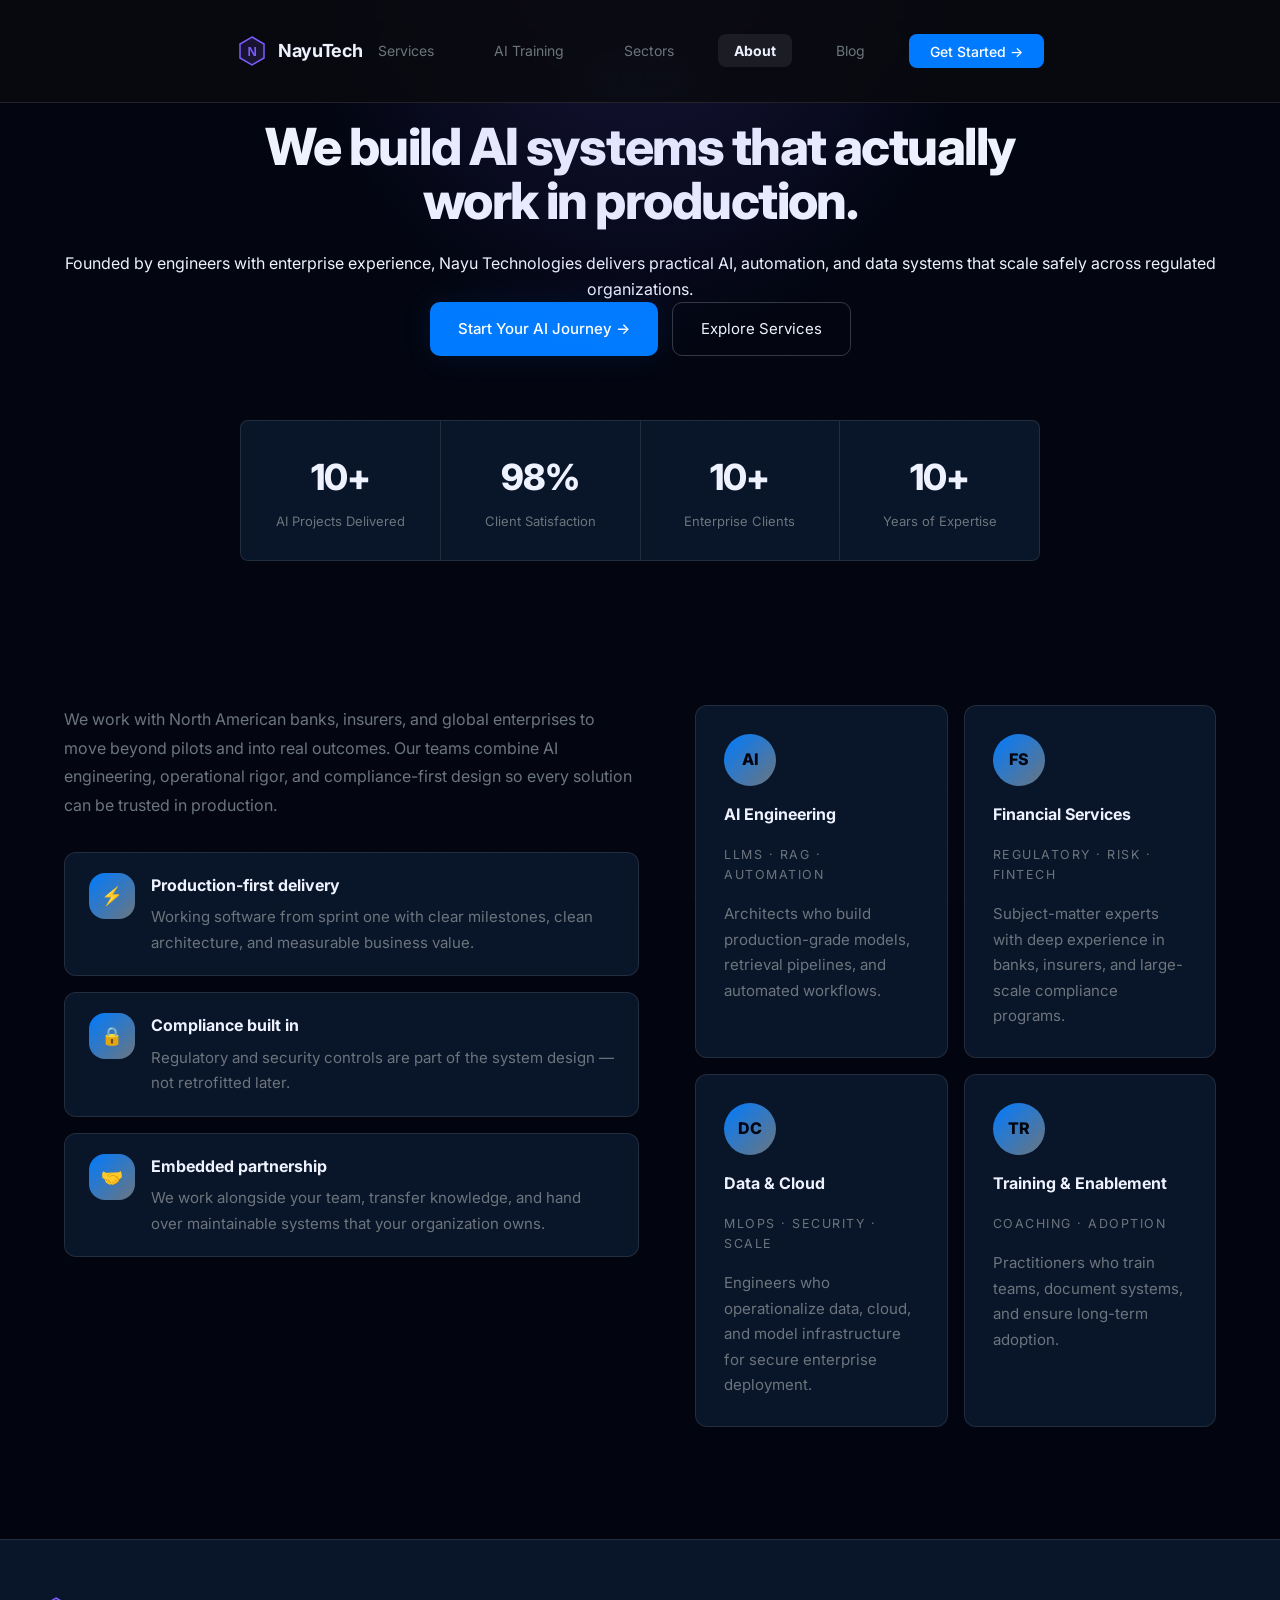
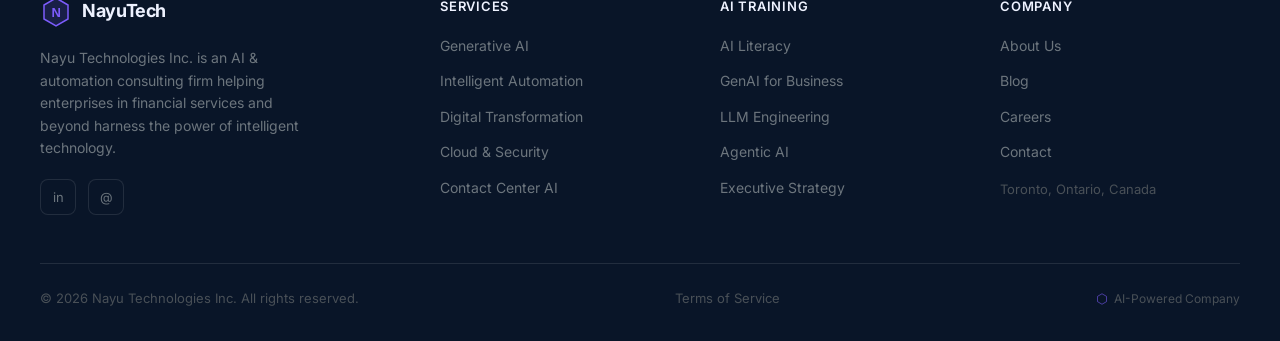
<file: about.html>
<!DOCTYPE html>
<html lang="en">
<head>
  <meta charset="UTF-8" />
  <meta name="viewport" content="width=device-width, initial-scale=1.0" />
  <title>About — Nayu Technologies Inc.</title>
  <meta name="description" content="Learn about Nayu Technologies Inc. — an AI-first technology partner founded by former AWS innovators, delivering enterprise AI, automation, and cloud solutions." />
  <meta property="og:title" content="About — Nayu Technologies Inc." />
  <meta property="og:description" content="Former AWS innovators building the future of AI and cloud for enterprises. Discover our mission, team, and commitment to AI-first transformation." />
  <link rel="canonical" href="https://www.nayutechnologies.com/about" />
  <meta property="og:url" content="https://www.nayutechnologies.com/about" />
  <meta property="og:image" content="https://www.nayutechnologies.com/assets/og-image.png" />
  <meta name="twitter:card" content="summary_large_image" />
  <meta name="twitter:title" content="Services — Nayu Technologies Inc." />
  <meta name="twitter:description" content="From strategy to deployment — we build intelligent systems that create lasting competitive advantage through AI consulting and enterprise IT services." />
  <meta name="twitter:image" content="https://www.nayutechnologies.com/assets/og-image.png" />
  <meta property="og:type" content="website" />
  <link rel="preconnect" href="https://fonts.googleapis.com" />
  <link rel="preconnect" href="https://fonts.gstatic.com" crossorigin />
  <link rel="stylesheet" href="https://fonts.googleapis.com/css2?family=Inter:wght@300;400;500;600;700;800&display=swap" />
  <link rel="stylesheet" href="css/style.css" />
  <link rel="icon" href="data:image/svg+xml,<svg xmlns='http://www.w3.org/2000/svg' viewBox='0 0 100 100'><rect width='100' height='100' rx='20' fill='%2300d4ff'/><text y='.9em' font-size='70' x='10'>N</text></svg>" />
  <style>
    /* ═══════════════════════════════════════════
       DESIGN SYSTEM  (unchanged from original)
    ═══════════════════════════════════════════ */
    *, *::before, *::after { box-sizing: border-box; margin: 0; padding: 0; }


    :root {
      --bg:       #020510;
      --bg2:      #091528;
      --bg3:      #0e1c34;
      --card:     #091528;
      --border:   rgba(255,255,255,0.1);
      --border-h: rgba(255,255,255,0.2);
      --accent:   #007bff;
      --accent2:  #6c757d;
      --cyan:     #17a2b8;
      --text:     #eef2ff;
      --muted:    #6c757d;
      --muted2:   #495057;
      --tag-bg:   rgba(0,123,255,0.1);
      --tag-text: #007bff;
      --font-head: 'Inter', sans-serif;
      --font-body: 'Inter', sans-serif;
      --radius: 8px;
      --section-gap: 80px;
    }

    html { scroll-behavior: smooth; }

    body {
      background: var(--bg);
      color: var(--text);
      font-family: var(--font-body);
      font-size: 16px;
      line-height: 1.6;
    }

    body::before {
      content: '';
      position: fixed;
      inset: 0;
      background-image: url("data:image/svg+xml,%3Csvg viewBox='0 0 200 200' xmlns='http://www.w3.org/2000/svg'%3E%3Cfilter id='n'%3E%3CfeTurbulence type='fractalNoise' baseFrequency='0.9' numOctaves='4' stitchTiles='stitch'/%3E%3C/filter%3E%3Crect width='100%25' height='100%25' filter='url(%23n)' opacity='0.04'/%3E%3C/svg%3E");
      pointer-events: none;
      z-index: 0;
      opacity: 0.4;
    }

    .page-bg-grid {
      position: fixed; inset: 0;
      background-image: radial-gradient(circle, rgba(255,255,255,0.04) 1px, transparent 1px);
      background-size: 40px 40px;
      pointer-events: none;
      z-index: 0;
    }

    /* ── Layout ── */
    .container { max-width: 1200px; margin: 0 auto; padding: 0 24px; }
    section { position: relative; z-index: 1; }

   /* ═══════════════════════════════════════════
       NAV
    ═══════════════════════════════════════════ */
    nav {
      position: sticky; top: 0; z-index: 100;
      background: rgba(10,10,15,0.88);
      backdrop-filter: blur(18px);
      -webkit-backdrop-filter: blur(18px);
      border-bottom: 1px solid var(--border);
    }
    .nav-inner {
      max-width: 1200px; margin: 0 auto; padding: 0 24px;
      height: 64px;
      display: flex; align-items: center; justify-content: space-between;
    }
    .nav-logo {
      display: flex; align-items: center; gap: 10px;
      text-decoration: none;
      font-family: var(--font-head); font-weight: 700; font-size: 18px;
      color: var(--text); letter-spacing: -0.02em;
    }
    .hex-icon { width: 32px; height: 32px; display: flex; align-items: center; justify-content: center; }
    .nav-links { display: flex; align-items: center; gap: 28px; list-style: none; }
    .nav-links a { text-decoration: none; color: var(--muted); font-size: 14px; transition: color 0.2s; }
    .nav-links a:hover { color: var(--text); }
    .nav-cta {
      background: var(--accent) !important; color: #fff !important;
      padding: 8px 18px; border-radius: 8px; font-weight: 500 !important;
      transition: background 0.2s !important;
    }
    .nav-cta:hover { background: var(--accent2) !important; }

    /* Mobile nav */
    .nav-hamburger {
      display: none; background: none; border: 1px solid var(--border);
      border-radius: 8px; padding: 6px 10px; cursor: pointer; color: var(--muted);
      font-size: 18px;
    }
    .mobile-menu {
      display: none; position: fixed; inset: 64px 0 0 0;
      background: rgba(10,10,15,0.97); backdrop-filter: blur(20px);
      z-index: 99; flex-direction: column; gap: 0;
      padding: 24px;
    }
    .mobile-menu.open { display: flex; }
    .mobile-menu a {
      display: block; padding: 16px 0;
      border-bottom: 1px solid var(--border);
      text-decoration: none; color: var(--text);
      font-size: 18px; font-family: var(--font-head);
    }
    .mobile-menu a:last-child { border-bottom: none; }

    @media (max-width: 768px) {
      .nav-links { display: none; }
      .nav-hamburger { display: block; }
    }

    /* ═══════════════════════════════════════════
       HERO
    ═══════════════════════════════════════════ */

    .hero {
      padding: 60px 24px 80px;
      text-align: center;
      overflow: hidden;
    }
    .hero::before {
      content: '';
      position: absolute; top: -100px; left: 50%; transform: translateX(-50%);
      width: 800px; height: 500px;
      background: radial-gradient(ellipse at 50% 0%, rgba(124,92,252,0.2) 0%, transparent 65%);
      pointer-events: none;
    }
    .hero-trust-bar {
      display: inline-flex; align-items: center; gap: 8px;
      background: var(--tag-bg); border: 1px solid rgba(124,92,252,0.2);
      border-radius: 100px; padding: 6px 16px;
      font-size: 12px; letter-spacing: 0.08em; text-transform: uppercase;
      color: var(--accent2); margin-bottom: 32px;
    }
    .hero-trust-bar::before {
      content: ''; width: 6px; height: 6px; border-radius: 50%;
      background: var(--accent); animation: pulse 2s ease-in-out infinite;
    }
    @keyframes pulse { 0%,100%{opacity:1;transform:scale(1)} 50%{opacity:.5;transform:scale(.7)} }

    .hero h1 {
      font-family: var(--font-head); font-size: clamp(32px,4vw,56px);
      font-weight: 800; letter-spacing: -0.03em; line-height: 1.06;
      max-width: 820px; margin: 0 auto 24px;
    }
    .hero h1 em {
      font-style: normal;
      background: linear-gradient(135deg, var(--accent2) 0%, var(--cyan) 100%);
      -webkit-background-clip: text; -webkit-text-fill-color: transparent; background-clip: text;
    }
    .hero-sub {
      color: var(--muted); font-size: 18px; font-weight: 300;
      max-width: 560px; margin: 0 auto 40px; line-height: 1.65;
    }
    .hero-ctas { display: flex; gap: 14px; justify-content: center; flex-wrap: wrap; }
    .btn-primary {
      display: inline-flex; align-items: center; gap: 8px;
      background: var(--accent); color: #fff;
      padding: 14px 28px; border-radius: 10px;
      text-decoration: none; font-weight: 500; font-size: 15px;
      transition: background 0.2s, transform 0.15s;
    }
    .btn-primary:hover { background: var(--accent2); transform: translateY(-1px); }
    .btn-ghost {
      display: inline-flex; align-items: center; gap: 8px;
      border: 1px solid var(--border-h); color: var(--text);
      padding: 14px 28px; border-radius: 10px;
      text-decoration: none; font-size: 15px;
      transition: border-color 0.2s, background 0.2s;
    }
    .btn-ghost:hover { border-color: rgba(124,92,252,0.4); background: var(--tag-bg); }

    /* ── Stats ── */
    .stats-row {
      display: flex; gap: 0; justify-content: center;
      margin: 64px auto 0; max-width: 800px;
      border: 1px solid var(--border); border-radius: var(--radius);
      overflow: hidden; background: var(--card);
    }
    .stat {
      flex: 1; padding: 28px 20px; text-align: center;
      border-right: 1px solid var(--border);
    }
    .stat:last-child { border-right: none; }
    .stat-num {
      font-family: var(--font-head); font-size: 36px; font-weight: 800;
      letter-spacing: -0.03em; color: var(--text); display: block;
    }
    .stat-label { font-size: 13px; color: var(--muted); margin-top: 4px; }

    /* ── Ticker ── */
    .ticker-wrap {
      margin: 48px 0 0; overflow: hidden;
      border-top: 1px solid var(--border); border-bottom: 1px solid var(--border);
      padding: 14px 0; background: var(--bg2);
    }
    .ticker-inner {
      display: flex; gap: 48px; width: max-content;
      animation: ticker 28s linear infinite;
    }
    .ticker-inner:hover { animation-play-state: paused; }
    @keyframes ticker { from{transform:translateX(0)} to{transform:translateX(-50%)} }
    .ticker-item { font-size: 14px; color: var(--muted); white-space: nowrap; display: flex; align-items: center; gap: 10px; }
    .ticker-item span { font-size: 16px; }

    /* ═══════════════════════════════════════════
       SECTION HEADER (reusable)
    ═══════════════════════════════════════════ */
    .section-eyebrow {
      display: inline-block;
      background: var(--tag-bg); border: 1px solid rgba(124,92,252,0.2);
      border-radius: 100px; padding: 5px 14px;
      font-size: 11px; font-weight: 500; letter-spacing: 0.08em; text-transform: uppercase;
      color: var(--accent2); margin-bottom: 20px;
    }
    .section-title {
      font-family: var(--font-head); font-size: clamp(28px,3.5vw,44px);
      font-weight: 800; letter-spacing: -0.03em; line-height: 1.1;
      margin-bottom: 16px;
    }
    .section-title em { font-style: normal; background: linear-gradient(135deg,var(--accent2),var(--cyan)); -webkit-background-clip:text; -webkit-text-fill-color:transparent; background-clip:text; }
    .section-sub { color: var(--muted); font-size: 16px; max-width: 520px; }


    /* ═══════════════════════════════════════════
       APPROACH  (timeline)
    ═══════════════════════════════════════════ */
    #approach { padding: var(--section-gap) 0; background: var(--bg2); }
    .approach-grid {
      display: grid; grid-template-columns: repeat(4,1fr); gap: 24px; margin-top: 60px;
    }
    .approach-card {
      background: var(--card); border: 1px solid var(--border);
      border-radius: var(--radius); padding: 28px; position: relative;
    }
    .approach-num {
      font-family: var(--font-head); font-size: 48px; font-weight: 800;
      color: rgba(124,92,252,0.12); line-height: 1; margin-bottom: 12px;
    }
    .approach-card h4 { font-family: var(--font-head); font-size: 16px; font-weight: 700; margin-bottom: 10px; }
    .approach-card p { color: var(--muted); font-size: 14px; line-height: 1.6; }
   
    /* ═══════════════════════════════════════════
       FOOTER
    ═══════════════════════════════════════════ */
    footer {
      border-top: 1px solid var(--border); background: var(--bg2);
      padding: 56px 24px 32px; position: relative; z-index: 1;
    }
    .footer-inner { max-width: 1200px; margin: 0 auto; }
    .footer-top {
      display: grid; grid-template-columns: 1.5fr 1fr 1fr 1fr; gap: 40px;
      margin-bottom: 48px;
    }
    .footer-brand p { color: var(--muted); font-size: 14px; margin: 12px 0 20px; max-width: 280px; line-height: 1.6; }
    .footer-socials { display: flex; gap: 12px; }
    .social-btn {
      width: 36px; height: 36px;
      border: 1px solid var(--border); border-radius: 8px;
      display: flex; align-items: center; justify-content: center;
      color: var(--muted); text-decoration: none; font-size: 13px;
      transition: all 0.2s;
    }
    .social-btn:hover { border-color: var(--accent); color: var(--accent2); }
    .footer-col h4 {
      font-family: var(--font-head); font-size: 13px; font-weight: 600;
      letter-spacing: 0.06em; text-transform: uppercase;
      color: var(--text); margin-bottom: 16px;
    }
    .footer-col ul { list-style: none; display: flex; flex-direction: column; gap: 10px; }
    .footer-col a { color: var(--muted); text-decoration: none; font-size: 14px; transition: color 0.2s; }
    .footer-col a:hover { color: var(--text); }
    .footer-bottom {
      border-top: 1px solid var(--border); padding-top: 24px;
      display: flex; justify-content: space-between; align-items: center;
      flex-wrap: wrap; gap: 12px;
    }
    .footer-bottom p { color: var(--muted2); font-size: 13px; }
    .footer-bottom-links { display: flex; gap: 20px; }
    .footer-bottom-links a { color: var(--muted2); text-decoration: none; font-size: 13px; transition: color 0.2s; }
    .footer-bottom-links a:hover { color: var(--text); }
    .footer-ai-badge { color: var(--muted2); font-size: 12px; display: flex; align-items: center; gap: 6px; }

    /* ── Scroll-to-top button ── */
    #scrollTop {
      position: fixed; bottom: 28px; right: 28px; z-index: 200;
      width: 44px; height: 44px;
      background: var(--accent); border: none; border-radius: 50%;
      color: #fff; font-size: 18px; cursor: pointer;
      display: none; align-items: center; justify-content: center;
      box-shadow: 0 4px 20px rgba(124,92,252,0.4);
      transition: background 0.2s, transform 0.15s;
    }
    #scrollTop.visible { display: flex; }
    #scrollTop:hover { background: var(--accent2); transform: translateY(-2px); }

    /* ═══════════════════════════════════════════
       RESPONSIVE
    ═══════════════════════════════════════════ */
    @media (max-width: 960px) {
      .approach-grid { grid-template-columns: repeat(2,1fr); }
      .training-grid { grid-template-columns: repeat(2,1fr); }
      .testimonials-grid { grid-template-columns: repeat(2,1fr); }
      .blog-preview-grid { grid-template-columns: repeat(2,1fr); }
      .about-grid { grid-template-columns: 1fr; gap: 40px; }
      .footer-top { grid-template-columns: 1fr 1fr; }
      .training-header { grid-template-columns: 1fr; }
      .training-stats { justify-content: flex-start; }
    }
    @media (max-width: 640px) {
      :root { --section-gap: 72px; }
      .stats-row { flex-direction: column; }
      .stat { border-right: none; border-bottom: 1px solid var(--border); }
      .stat:last-child { border-bottom: none; }
      .approach-grid { grid-template-columns: 1fr; }
      .training-grid { grid-template-columns: 1fr; }
      .testimonials-grid { grid-template-columns: 1fr; }
      .blog-preview-grid { grid-template-columns: 1fr; }
      .sector-panel.active { grid-template-columns: 1fr; }
      .team-grid { grid-template-columns: 1fr; }
      .footer-top { grid-template-columns: 1fr; }
      .cta-box { padding: 48px 24px; }
    }
  </style>
</head>
<body>

<nav class="navbar" id="navbar">
  <div class="nav-inner">
    <a href="/" class="nav-logo">
      <div class="hex-icon">
        <svg viewBox="0 0 32 32" width="32" height="32" fill="none">
          <polygon points="16,2 28,9 28,23 16,30 4,23 4,9" fill="rgba(124,92,252,0.15)" stroke="#7c5cfc" stroke-width="1.5"/>
          <text x="16" y="21" text-anchor="middle" fill="#7c5cfc" font-size="13" font-weight="700" font-family="sans-serif">N</text>
        </svg>
      </div>
      NayuTech
    </a>
     <ul class="nav-links">
      <li><a href="./index.html#services">Services</a></li>
      <li><a href="./index.html#training">AI Training</a></li>
      <li><a href="./index.html#sectors">Sectors</a></li>
      <li><a href="./about.html" class="active">About</a></li>
      <li><a href="./index.html#blogs">Blog</a></li>
      <li><a href="./contact-us.html" class="nav-cta">Get Started →</a></li>
    </ul>
    <button class="nav-hamburger" onclick="toggleMobileMenu()">☰</button>
  </div>
</nav>

<div class="mobile-menu" id="mobile-menu" aria-hidden="true">
  <span class="mobile-close" id="mobile-close" role="button" tabindex="0" aria-label="Close menu">✕</span>
      <li><a href="./index.html#services">Services</a></li>
      <li><a href="./index.html#training">AI Training</a></li>
      <li><a href="./index.html#sectors">Sectors</a></li>
      <li><a href="./about.html" class="active">About</a></li>
      <li><a href="./index.html#blogs">Blog</a></li>
      <li><a href="./contact-us.html" class="nav-cta">Get Started →</a></li>
</div>


<section class="hero">
  <div class="container">
    <div class="page-hero-label">About Us</div>
    <h1>We build AI systems that actually work in production.</h1>
    <p>Founded by engineers with enterprise experience, Nayu Technologies delivers practical AI, automation, and data systems that scale safely across regulated organizations.</p>
    <div class="hero-ctas">
      <a href="./contact-us.html" class="btn-primary">Start Your AI Journey →</a>
      <a href="./index.html#services" class="btn-ghost">Explore Services</a>
    </div>

    <!-- Stats with hard-coded fallbacks, animated on scroll -->
    <div class="stats-row">
      <div class="stat">
        <span class="stat-num" data-target="10" data-suffix="+">10+</span>
        <div class="stat-label">AI Projects Delivered</div>
      </div>
      <div class="stat">
        <span class="stat-num" data-target="98" data-suffix="%">98%</span>
        <div class="stat-label">Client Satisfaction</div>
      </div>
      <div class="stat">
        <span class="stat-num" data-target="50" data-suffix="+">10+</span>
        <div class="stat-label">Enterprise Clients</div>
      </div>
      <div class="stat">
        <span class="stat-num" data-target="6" data-suffix="+">10+</span>
        <div class="stat-label">Years of Expertise</div>
      </div>
    </div>
  </div>
</section>

<section class="section-pad">
  <div class="container">
    <div class="about-grid">
      <div class="about-text">
        <p>We work with North American banks, insurers, and global enterprises to move beyond pilots and into real outcomes. Our teams combine AI engineering, operational rigor, and compliance-first design so every solution can be trusted in production.</p>
        <div class="about-values">
          <div class="about-value">
            <div class="about-value-icon">⚡</div>
            <div>
              <h4>Production-first delivery</h4>
              <p>Working software from sprint one with clear milestones, clean architecture, and measurable business value.</p>
            </div>
          </div>
          <div class="about-value">
            <div class="about-value-icon">🔒</div>
            <div>
              <h4>Compliance built in</h4>
              <p>Regulatory and security controls are part of the system design — not retrofitted later.</p>
            </div>
          </div>
          <div class="about-value">
            <div class="about-value-icon">🤝</div>
            <div>
              <h4>Embedded partnership</h4>
              <p>We work alongside your team, transfer knowledge, and hand over maintainable systems that your organization owns.</p>
            </div>
          </div>
        </div>
      </div>
      <div class="team-grid">
        <div class="team-card">
          <div class="team-avatar">AI</div>
          <h4>AI Engineering</h4>
          <div class="role">LLMs · RAG · Automation</div>
          <p>Architects who build production-grade models, retrieval pipelines, and automated workflows.</p>
        </div>
        <div class="team-card">
          <div class="team-avatar">FS</div>
          <h4>Financial Services</h4>
          <div class="role">Regulatory · Risk · FinTech</div>
          <p>Subject-matter experts with deep experience in banks, insurers, and large-scale compliance programs.</p>
        </div>
        <div class="team-card">
          <div class="team-avatar">DC</div>
          <h4>Data & Cloud</h4>
          <div class="role">MLOps · Security · Scale</div>
          <p>Engineers who operationalize data, cloud, and model infrastructure for secure enterprise deployment.</p>
        </div>
        <div class="team-card">
          <div class="team-avatar">TR</div>
          <h4>Training & Enablement</h4>
          <div class="role">Coaching · Adoption</div>
          <p>Practitioners who train teams, document systems, and ensure long-term adoption.</p>
        </div>
      </div>
    </div>
  </div>
</section>
<!-- ═══════════════════════════════════════════
     FOOTER
═══════════════════════════════════════════ -->
<footer>
  <div class="footer-inner">
    <div class="footer-top">
      <div class="footer-brand">
        <a href="/" class="nav-logo" style="display:inline-flex;">
          <div class="hex-icon">
            <svg viewBox="0 0 32 32" width="32" height="32" fill="none">
              <polygon points="16,2 28,9 28,23 16,30 4,23 4,9" fill="rgba(124,92,252,0.15)" stroke="#7c5cfc" stroke-width="1.5"/>
              <text x="16" y="21" text-anchor="middle" fill="#7c5cfc" font-size="13" font-weight="700" font-family="sans-serif">N</text>
            </svg>
          </div>
          NayuTech
        </a>
        <p>Nayu Technologies Inc. is an AI & automation consulting firm helping enterprises in financial services and beyond harness the power of intelligent technology.</p>
        <div class="footer-socials">
          <a href="https://www.linkedin.com/company/nayutech" class="social-btn" target="_blank" rel="noopener">in</a>
          <a href="#contact-us" class="social-btn" title="Contact us">@</a>
        </div>
      </div>
      <div class="footer-col">
        <h4>Services</h4>
        <ul>
          <li><a href="#services">Generative AI</a></li>
          <li><a href="#services">Intelligent Automation</a></li>
          <li><a href="#services">Digital Transformation</a></li>
          <li><a href="#services">Cloud & Security</a></li>
          <li><a href="#services">Contact Center AI</a></li>
        </ul>
      </div>
      <div class="footer-col">
        <h4>AI Training</h4>
        <ul>
          <li><a href="#training">AI Literacy</a></li>
          <li><a href="#training">GenAI for Business</a></li>
          <li><a href="#training">LLM Engineering</a></li>
          <li><a href="#training">Agentic AI</a></li>
          <li><a href="#training">Executive Strategy</a></li>
        </ul>
      </div>
      <div class="footer-col">
        <h4>Company</h4>
        <ul>
          <li><a href="#about">About Us</a></li>
          <li><a href="#blogs">Blog</a></li><!-- FIXED: was pointing to training.html -->
          <li><a href="./contact-us.html">Careers</a></li>
          <li><a href="./contact-us.html">Contact</a></li>
          <li><p style="color:var(--muted2);font-size:13px;margin-top:4px;">Toronto, Ontario, Canada</p></li>
        </ul>
      </div>
    </div>
    <div class="footer-bottom">
      <p>© 2026 Nayu Technologies Inc. All rights reserved.</p>
      <div class="footer-bottom-links">
        <a href="./contact-us.html>Privacy Policy</a>
        <a href="./contact-us.html">Terms of Service</a>
      </div>
      <div class="footer-ai-badge">
        <svg width="12" height="12" viewBox="0 0 32 32" fill="none">
          <polygon points="16,2 28,9 28,23 16,30 4,23 4,9" stroke="#7c5cfc" stroke-width="1.5"/>
        </svg>
        AI-Powered Company
      </div>
    </div>
  </div>
</footer>

</body>
</html>
</file>
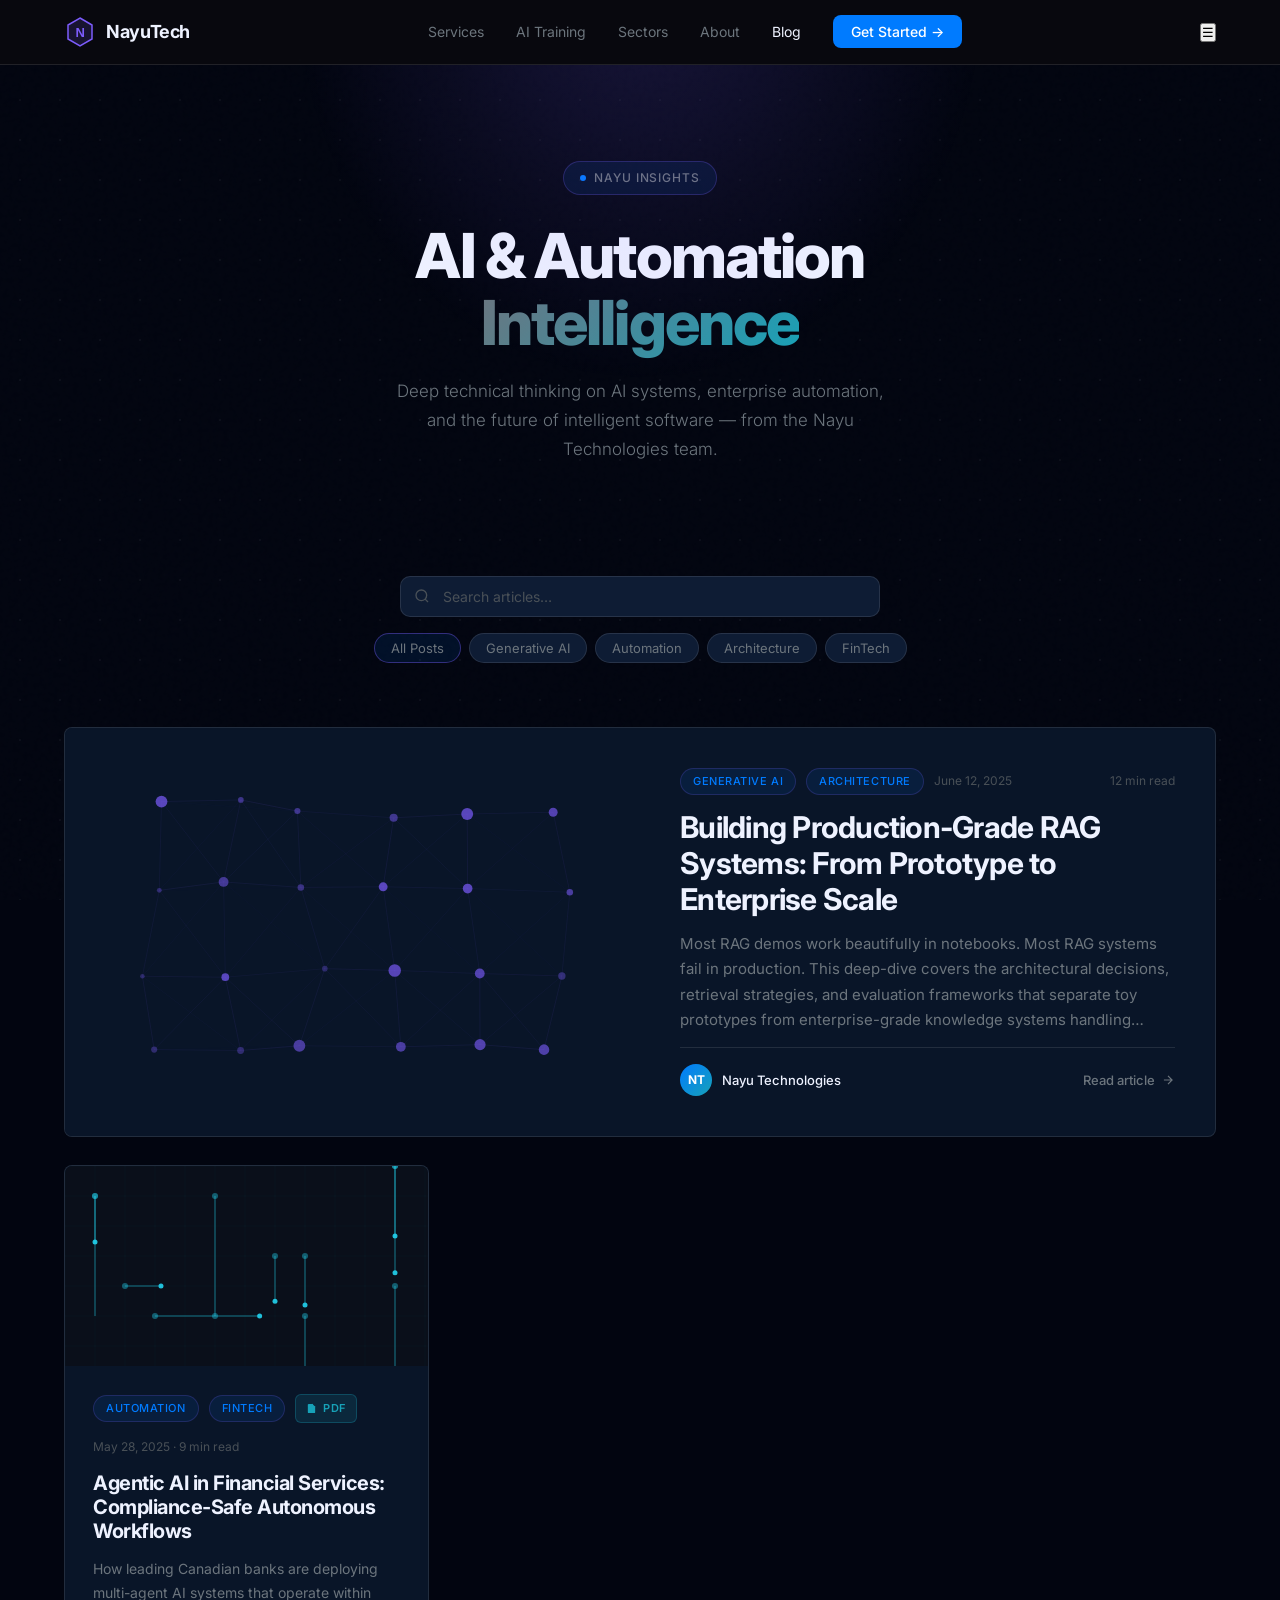
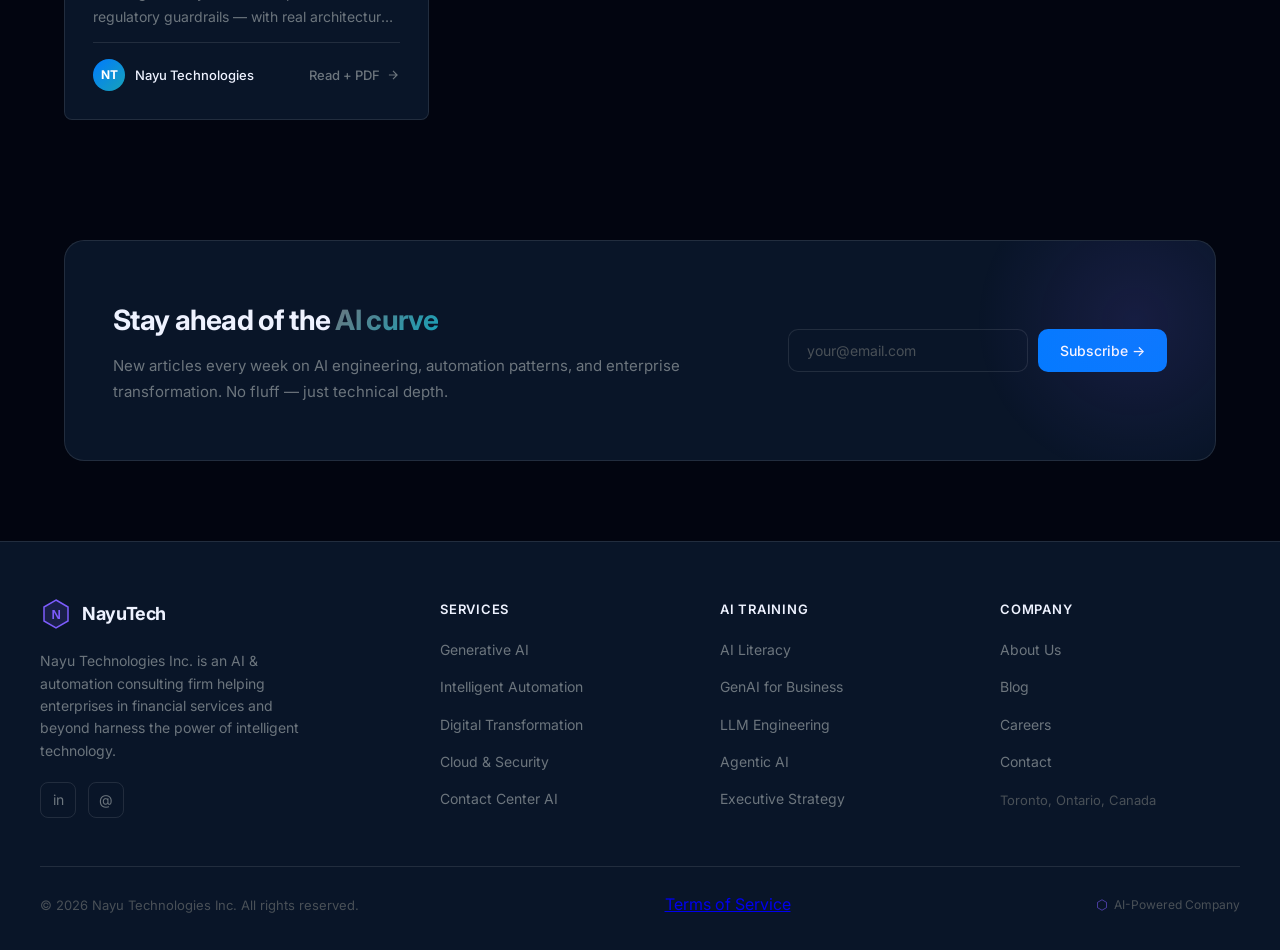
<file: about_new.html>
<!DOCTYPE html>
<html lang="en">
<head>
  <meta charset="UTF-8" />
  <meta name="viewport" content="width=device-width, initial-scale=1.0" />
  <title>Blogs | Nayu Technologies Inc.</title>
  <meta name="description" content="Insights on AI, automation, and digital transformation from Nayu Technologies." />
  <link rel="canonical" href="https://www.nayutechnologies.com/blogs" />
  <meta property="og:url" content="https://www.nayutechnologies.com/blogs" />
  <link rel="preconnect" href="https://fonts.googleapis.com" />
  <link href="https://fonts.googleapis.com/css2?family=Inter:wght@300;400;500;600;700;800&display=swap" rel="stylesheet" />
  <style>
    /* ── Reset & Base ── */
    *, *::before, *::after { box-sizing: border-box; margin: 0; padding: 0; }

    :root {
      --bg:        #020510;
      --bg2:       #091528;
      --bg3:       #0e1c34;
      --card:      #091528;
      --border:    rgba(255,255,255,0.1);
      --border-h:  rgba(255,255,255,0.2);
      --accent:    #007bff;
      --accent2:   #6c757d;
      --cyan:      #17a2b8;
      --text:      #eef2ff;
      --muted:     #6c757d;
      --muted2:    #495057;
      --tag-bg:    rgba(0,123,255,0.1);
      --tag-text:  #007bff;
      --hex:       #007bff;
      --font-head: 'Inter', sans-serif;
      --font-body: 'Inter', sans-serif;
      --radius:    8px;
    }

    html { scroll-behavior: smooth; }

    body {
      background: var(--bg);
      color: var(--text);
      font-family: var(--font-body);
      font-size: 16px;
      line-height: 1.7;
      min-height: 100vh;
    }

    /* ── Noise texture overlay ── */
    body::before {
      content: '';
      position: fixed;
      inset: 0;
      background-image: url("data:image/svg+xml,%3Csvg viewBox='0 0 200 200' xmlns='http://www.w3.org/2000/svg'%3E%3Cfilter id='n'%3E%3CfeTurbulence type='fractalNoise' baseFrequency='0.9' numOctaves='4' stitchTiles='stitch'/%3E%3C/filter%3E%3Crect width='100%25' height='100%25' filter='url(%23n)' opacity='0.04'/%3E%3C/svg%3E");
      pointer-events: none;
      z-index: 0;
      opacity: 0.4;
    }

    /* ── NAV (matches existing site) ── */
    nav {
      position: sticky;
      top: 0;
      z-index: 100;
      background: rgba(10,10,15,0.85);
      backdrop-filter: blur(18px);
      -webkit-backdrop-filter: blur(18px);
      border-bottom: 1px solid var(--border);
    }

    .nav-inner {
      max-width: 1200px;
      margin: 0 auto;
      padding: 0 24px;
      height: 64px;
      display: flex;
      align-items: center;
      justify-content: space-between;
    }

    .nav-logo {
      display: flex;
      align-items: center;
      gap: 10px;
      text-decoration: none;
      font-family: var(--font-head);
      font-weight: 700;
      font-size: 18px;
      color: var(--text);
      letter-spacing: -0.02em;
    }

    /* Hex icon matching the ⬡ from site */
    .hex-icon {
      width: 32px;
      height: 32px;
      position: relative;
      display: flex;
      align-items: center;
      justify-content: center;
    }
    .hex-icon svg { width: 32px; height: 32px; }

    .nav-links {
      display: flex;
      align-items: center;
      gap: 32px;
      list-style: none;
    }

    .nav-links a {
      text-decoration: none;
      color: var(--muted);
      font-size: 14px;
      font-weight: 400;
      transition: color 0.2s;
    }
    .nav-links a:hover,
    .nav-links a.active { color: var(--text); }

    .nav-cta {
      background: var(--accent);
      color: #fff !important;
      padding: 8px 18px;
      border-radius: 8px;
      font-weight: 500 !important;
      transition: background 0.2s, opacity 0.2s !important;
    }
    .nav-cta:hover { background: var(--accent2) !important; color: #fff !important; }

    /* ── PAGE HERO ── */
    .hero {
      position: relative;
      z-index: 1;
      padding: 96px 24px 72px;
      text-align: center;
      overflow: hidden;
    }

    .hero::before {
      content: '';
      position: absolute;
      top: -80px;
      left: 50%;
      transform: translateX(-50%);
      width: 700px;
      height: 400px;
      background: radial-gradient(ellipse at 50% 0%, rgba(124,92,252,0.18) 0%, transparent 70%);
      pointer-events: none;
    }

    .hero-eyebrow {
      display: inline-flex;
      align-items: center;
      gap: 8px;
      background: var(--tag-bg);
      border: 1px solid rgba(124,92,252,0.25);
      border-radius: 100px;
      padding: 6px 16px;
      font-size: 12px;
      font-weight: 500;
      letter-spacing: 0.08em;
      text-transform: uppercase;
      color: var(--accent2);
      margin-bottom: 28px;
    }
    .hero-eyebrow::before {
      content: '';
      width: 6px; height: 6px;
      border-radius: 50%;
      background: var(--accent);
      animation: pulse 2s ease-in-out infinite;
    }
    @keyframes pulse {
      0%,100% { opacity: 1; transform: scale(1); }
      50%      { opacity: 0.5; transform: scale(0.7); }
    }

    .hero h1 {
      font-family: var(--font-head);
      font-size: clamp(36px, 5vw, 62px);
      font-weight: 800;
      letter-spacing: -0.03em;
      line-height: 1.08;
      color: var(--text);
      max-width: 700px;
      margin: 0 auto 20px;
    }

    .hero h1 em {
      font-style: normal;
      background: linear-gradient(135deg, var(--accent2) 0%, var(--cyan) 100%);
      -webkit-background-clip: text;
      -webkit-text-fill-color: transparent;
      background-clip: text;
    }

    .hero-sub {
      color: var(--muted);
      font-size: 17px;
      max-width: 520px;
      margin: 0 auto 40px;
      font-weight: 300;
    }

    /* ── SEARCH + FILTER BAR ── */
    .filter-bar {
      position: relative;
      z-index: 1;
      max-width: 860px;
      margin: 0 auto 64px;
      padding: 0 24px;
      display: flex;
      flex-direction: column;
      gap: 16px;
      align-items: center;
    }

    .search-wrap {
      width: 100%;
      max-width: 480px;
      position: relative;
    }
    .search-wrap svg {
      position: absolute;
      left: 14px;
      top: 50%;
      transform: translateY(-50%);
      color: var(--muted2);
    }
    .search-input {
      width: 100%;
      background: var(--bg3);
      border: 1px solid var(--border);
      border-radius: 10px;
      padding: 11px 16px 11px 42px;
      font-family: var(--font-body);
      font-size: 14px;
      color: var(--text);
      outline: none;
      transition: border-color 0.2s;
    }
    .search-input::placeholder { color: var(--muted2); }
    .search-input:focus { border-color: rgba(124,92,252,0.5); }

    .tag-filters {
      display: flex;
      flex-wrap: wrap;
      gap: 8px;
      justify-content: center;
    }

    .tag-btn {
      background: var(--bg3);
      border: 1px solid var(--border);
      border-radius: 100px;
      padding: 6px 16px;
      font-size: 13px;
      color: var(--muted);
      cursor: pointer;
      transition: all 0.18s;
      font-family: var(--font-body);
    }
    .tag-btn:hover,
    .tag-btn.active {
      background: var(--tag-bg);
      border-color: rgba(124,92,252,0.4);
      color: var(--accent2);
    }

    /* ── BLOG GRID ── */
    .blog-section {
      position: relative;
      z-index: 1;
      max-width: 1200px;
      margin: 0 auto;
      padding: 0 24px 120px;
    }

    .blog-grid {
      display: grid;
      grid-template-columns: repeat(auto-fill, minmax(360px, 1fr));
      gap: 28px;
    }

    /* Featured post spans full width */
    .blog-card.featured {
      grid-column: 1 / -1;
      display: grid;
      grid-template-columns: 1fr 1fr;
      gap: 0;
      min-height: 360px;
    }

    .blog-card {
      background: var(--card);
      border: 1px solid var(--border);
      border-radius: var(--radius);
      overflow: hidden;
      transition: border-color 0.25s, transform 0.25s, box-shadow 0.25s;
      text-decoration: none;
      color: inherit;
      display: flex;
      flex-direction: column;
      cursor: pointer;
    }

    .blog-card:hover {
      border-color: rgba(124,92,252,0.4);
      transform: translateY(-3px);
      box-shadow: 0 20px 60px rgba(0,0,0,0.4), 0 0 0 1px rgba(124,92,252,0.1);
    }

    /* Card visual banner */
    .card-visual {
      background: var(--bg3);
      position: relative;
      overflow: hidden;
      flex-shrink: 0;
    }

    .blog-card:not(.featured) .card-visual {
      height: 200px;
    }

    .blog-card.featured .card-visual {
      height: 100%;
      min-height: 300px;
    }

    /* Abstract pattern fills */
    .card-visual canvas { width: 100%; height: 100%; display: block; }

    .card-visual .visual-overlay {
      position: absolute;
      inset: 0;
      display: flex;
      align-items: center;
      justify-content: center;
    }

    /* Pattern A — circuit / neural net */
    .pattern-a {
      background: var(--bg2);
    }
    .pattern-b {
      background: #0a0f1a;
    }

    /* Card content */
    .card-content {
      padding: 28px;
      display: flex;
      flex-direction: column;
      flex: 1;
      gap: 14px;
    }

    .blog-card.featured .card-content {
      padding: 40px;
      justify-content: center;
    }

    .card-meta {
      display: flex;
      align-items: center;
      gap: 10px;
      flex-wrap: wrap;
    }

    .card-tag {
      background: var(--tag-bg);
      color: var(--tag-text);
      border: 1px solid rgba(124,92,252,0.2);
      border-radius: 100px;
      padding: 3px 12px;
      font-size: 11px;
      font-weight: 500;
      letter-spacing: 0.05em;
      text-transform: uppercase;
    }

    .card-date {
      color: var(--muted2);
      font-size: 12px;
    }

    .card-read-time {
      color: var(--muted2);
      font-size: 12px;
      margin-left: auto;
    }

    .card-title {
      font-family: var(--font-head);
      font-weight: 700;
      letter-spacing: -0.025em;
      line-height: 1.2;
      color: var(--text);
    }

    .blog-card:not(.featured) .card-title { font-size: 20px; }
    .blog-card.featured .card-title { font-size: 30px; }

    .card-excerpt {
      color: var(--muted);
      font-size: 14px;
      line-height: 1.7;
      display: -webkit-box;
      -webkit-line-clamp: 3;
      -webkit-box-orient: vertical;
      overflow: hidden;
    }

    .blog-card.featured .card-excerpt {
      font-size: 15px;
      -webkit-line-clamp: 4;
    }

    .card-footer {
      display: flex;
      align-items: center;
      justify-content: space-between;
      margin-top: auto;
      padding-top: 16px;
      border-top: 1px solid var(--border);
    }

    .card-author {
      display: flex;
      align-items: center;
      gap: 10px;
    }
    .author-avatar {
      width: 32px;
      height: 32px;
      border-radius: 50%;
      background: linear-gradient(135deg, var(--accent), var(--cyan));
      display: flex;
      align-items: center;
      justify-content: center;
      font-size: 12px;
      font-weight: 700;
      color: #fff;
      flex-shrink: 0;
    }
    .author-name {
      font-size: 13px;
      font-weight: 500;
      color: var(--text);
    }

    .card-link-arrow {
      display: flex;
      align-items: center;
      gap: 6px;
      font-size: 13px;
      font-weight: 500;
      color: var(--accent2);
      transition: gap 0.2s;
    }
    .blog-card:hover .card-link-arrow { gap: 10px; }

    /* ── PDF Badge ── */
    .pdf-badge {
      display: inline-flex;
      align-items: center;
      gap: 6px;
      background: rgba(34,211,238,0.1);
      border: 1px solid rgba(34,211,238,0.2);
      border-radius: 6px;
      padding: 4px 10px;
      font-size: 11px;
      font-weight: 600;
      color: var(--cyan);
      letter-spacing: 0.04em;
      text-transform: uppercase;
    }

    /* ── Newsletter CTA ── */
    .newsletter {
      position: relative;
      z-index: 1;
      max-width: 1200px;
      margin: 0 auto 80px;
      padding: 0 24px;
    }

    .newsletter-inner {
      background: var(--card);
      border: 1px solid var(--border);
      border-radius: 20px;
      padding: 56px 48px;
      display: grid;
      grid-template-columns: 1fr auto;
      gap: 40px;
      align-items: center;
      overflow: hidden;
      position: relative;
    }

    .newsletter-inner::before {
      content: '';
      position: absolute;
      right: -80px;
      top: -80px;
      width: 320px;
      height: 320px;
      background: radial-gradient(ellipse, rgba(124,92,252,0.12) 0%, transparent 70%);
      pointer-events: none;
    }

    .newsletter h2 {
      font-family: var(--font-head);
      font-size: 28px;
      font-weight: 700;
      letter-spacing: -0.025em;
      margin-bottom: 8px;
    }
    .newsletter h2 em {
      font-style: normal;
      background: linear-gradient(135deg, var(--accent2), var(--cyan));
      -webkit-background-clip: text;
      -webkit-text-fill-color: transparent;
      background-clip: text;
    }
    .newsletter p {
      color: var(--muted);
      font-size: 15px;
    }

    .newsletter-form {
      display: flex;
      gap: 10px;
      flex-shrink: 0;
    }
    .newsletter-input {
      background: var(--bg2);
      border: 1px solid var(--border);
      border-radius: 10px;
      padding: 12px 18px;
      font-family: var(--font-body);
      font-size: 14px;
      color: var(--text);
      outline: none;
      width: 240px;
      transition: border-color 0.2s;
    }
    .newsletter-input::placeholder { color: var(--muted2); }
    .newsletter-input:focus { border-color: rgba(124,92,252,0.5); }

    .btn-primary {
      background: var(--accent);
      color: #fff;
      border: none;
      border-radius: 10px;
      padding: 12px 22px;
      font-family: var(--font-body);
      font-size: 14px;
      font-weight: 500;
      cursor: pointer;
      white-space: nowrap;
      transition: background 0.2s, transform 0.15s;
    }
    .btn-primary:hover { background: var(--accent2); transform: translateY(-1px); }

    /* ── FOOTER (matches site) ── */
    footer {
      position: relative;
      z-index: 1;
      border-top: 1px solid var(--border);
      background: var(--bg2);
      padding: 56px 24px 32px;
    }
    .footer-inner {
      max-width: 1200px;
      margin: 0 auto;
    }
    .footer-top {
      display: grid;
      grid-template-columns: 1.5fr 1fr 1fr 1fr;
      gap: 40px;
      margin-bottom: 48px;
    }
    .footer-brand p {
      color: var(--muted);
      font-size: 14px;
      margin: 12px 0 20px;
      max-width: 280px;
      line-height: 1.6;
    }
    .footer-socials { display: flex; gap: 12px; }
    .social-btn {
      width: 36px; height: 36px;
      border: 1px solid var(--border);
      border-radius: 8px;
      display: flex; align-items: center; justify-content: center;
      color: var(--muted);
      text-decoration: none;
      font-size: 14px;
      transition: all 0.2s;
    }
    .social-btn:hover { border-color: var(--accent); color: var(--accent2); }
    .footer-col h4 {
      font-family: var(--font-head);
      font-size: 13px;
      font-weight: 600;
      letter-spacing: 0.06em;
      text-transform: uppercase;
      color: var(--text);
      margin-bottom: 16px;
    }
    .footer-col ul { list-style: none; display: flex; flex-direction: column; gap: 10px; }
    .footer-col a {
      color: var(--muted);
      text-decoration: none;
      font-size: 14px;
      transition: color 0.2s;
    }
    .footer-col a:hover { color: var(--text); }
    .footer-bottom {
      border-top: 1px solid var(--border);
      padding-top: 24px;
      display: flex;
      justify-content: space-between;
      align-items: center;
      flex-wrap: wrap;
      gap: 12px;
    }
    .footer-bottom p { color: var(--muted2); font-size: 13px; }
    .footer-ai-badge {
      color: var(--muted2);
      font-size: 12px;
      display: flex;
      align-items: center;
      gap: 6px;
    }

    /* ── BLOG POST MODAL ── */
    .modal-overlay {
      display: none;
      position: fixed;
      inset: 0;
      background: rgba(6,6,12,0.85);
      backdrop-filter: blur(8px);
      z-index: 500;
      align-items: flex-start;
      justify-content: center;
      padding: 40px 20px;
      overflow-y: auto;
    }
    .modal-overlay.open { display: flex; }

    .modal {
      background: var(--card);
      border: 1px solid var(--border);
      border-radius: 20px;
      max-width: 780px;
      width: 100%;
      position: relative;
      animation: slideUp 0.3s cubic-bezier(0.16,1,0.3,1);
      margin: auto;
    }
    @keyframes slideUp {
      from { opacity: 0; transform: translateY(30px); }
      to   { opacity: 1; transform: translateY(0); }
    }

    .modal-close {
      position: absolute;
      top: 20px; right: 20px;
      width: 36px; height: 36px;
      border: 1px solid var(--border);
      border-radius: 8px;
      background: var(--bg3);
      color: var(--muted);
      cursor: pointer;
      display: flex; align-items: center; justify-content: center;
      font-size: 18px;
      transition: all 0.2s;
      z-index: 10;
    }
    .modal-close:hover { border-color: var(--border-h); color: var(--text); }

    .modal-visual {
      height: 240px;
      border-radius: 18px 18px 0 0;
      overflow: hidden;
      position: relative;
    }

    .modal-body {
      padding: 36px 40px 40px;
    }

    .modal-tags { display: flex; gap: 8px; flex-wrap: wrap; margin-bottom: 18px; }

    .modal-title {
      font-family: var(--font-head);
      font-size: 28px;
      font-weight: 800;
      letter-spacing: -0.03em;
      line-height: 1.15;
      margin-bottom: 14px;
    }

    .modal-meta {
      display: flex;
      align-items: center;
      gap: 16px;
      color: var(--muted2);
      font-size: 13px;
      padding-bottom: 24px;
      border-bottom: 1px solid var(--border);
      margin-bottom: 28px;
    }

    .modal-content {
      color: var(--muted);
      font-size: 15px;
      line-height: 1.8;
    }
    .modal-content h2 {
      font-family: var(--font-head);
      font-size: 20px;
      font-weight: 700;
      color: var(--text);
      margin: 28px 0 12px;
      letter-spacing: -0.02em;
    }
    .modal-content p { margin-bottom: 16px; }
    .modal-content ul {
      padding-left: 20px;
      margin-bottom: 16px;
    }
    .modal-content li { margin-bottom: 8px; }
    .modal-content code {
      background: var(--bg3);
      border: 1px solid var(--border);
      border-radius: 5px;
      padding: 2px 7px;
      font-size: 13px;
      color: var(--cyan);
      font-family: 'DM Mono', monospace;
    }
    .modal-content pre {
      background: var(--bg2);
      border: 1px solid var(--border);
      border-radius: 10px;
      padding: 20px;
      overflow-x: auto;
      margin: 20px 0;
    }
    .modal-content pre code {
      background: none;
      border: none;
      padding: 0;
      font-size: 13px;
    }
    .modal-content strong { color: var(--text); font-weight: 500; }

    .modal-pdf-bar {
      display: flex;
      align-items: center;
      gap: 14px;
      background: var(--bg2);
      border: 1px solid rgba(34,211,238,0.2);
      border-radius: 10px;
      padding: 14px 18px;
      margin: 28px 0;
    }
    .modal-pdf-bar svg { color: var(--cyan); flex-shrink: 0; }
    .modal-pdf-bar p { font-size: 14px; color: var(--muted); flex: 1; margin: 0; }
    .modal-pdf-bar p strong { color: var(--text); }
    .pdf-download-btn {
      background: rgba(34,211,238,0.1);
      border: 1px solid rgba(34,211,238,0.25);
      border-radius: 8px;
      padding: 8px 16px;
      font-size: 13px;
      font-weight: 500;
      color: var(--cyan);
      cursor: pointer;
      font-family: var(--font-body);
      transition: all 0.2s;
      white-space: nowrap;
      text-decoration: none;
      display: flex; align-items: center; gap: 6px;
    }
    .pdf-download-btn:hover {
      background: rgba(34,211,238,0.18);
    }

    /* ── Responsive ── */
    @media (max-width: 768px) {
      .blog-card.featured {
        grid-template-columns: 1fr;
      }
      .blog-card.featured .card-visual {
        height: 220px;
      }
      .newsletter-inner {
        grid-template-columns: 1fr;
        padding: 36px 24px;
      }
      .newsletter-form {
        flex-direction: column;
        width: 100%;
      }
      .newsletter-input { width: 100%; }
      .footer-top {
        grid-template-columns: 1fr 1fr;
      }
      .nav-links { display: none; }
      .modal-body { padding: 24px; }
    }

    /* ── Subtle grid dot bg ── */
    .page-bg-grid {
      position: fixed;
      inset: 0;
      background-image:
        radial-gradient(circle, rgba(255,255,255,0.04) 1px, transparent 1px);
      background-size: 40px 40px;
      pointer-events: none;
      z-index: 0;
    }
  </style>
</head>
<body>

<div class="page-bg-grid"></div>

<!-- ══════════════════════════════════════
     NAVIGATION  (matches nayutechnologies.com)
═══════════════════════════════════════ -->
<!-- ═══════════════════════════════════════════
     NAV
═══════════════════════════════════════════ -->
<nav class="navbar" id="navbar">
  <div class="nav-inner">
    <a href="/" class="nav-logo">
      <div class="hex-icon">
        <svg viewBox="0 0 32 32" width="32" height="32" fill="none">
          <polygon points="16,2 28,9 28,23 16,30 4,23 4,9" fill="rgba(124,92,252,0.15)" stroke="#7c5cfc" stroke-width="1.5"/>
          <text x="16" y="21" text-anchor="middle" fill="#7c5cfc" font-size="13" font-weight="700" font-family="sans-serif">N</text>
        </svg>
      </div>
      NayuTech
    </a>
     <ul class="nav-links">
      <li><a href="./index.html#services">Services</a></li>
      <li><a href="./index.html#training">AI Training</a></li>
      <li><a href="./index.html#sectors">Sectors</a></li>
      <li><a href="./index.html#about">About</a></li>
      <li><a href="./index.html#blog" class="active">Blog</a></li>
      <li><a href="./contact-us.html" class="nav-cta">Get Started →</a></li>
    </ul>
    <button class="nav-hamburger" onclick="toggleMobileMenu()">☰</button>
  </div>
</nav>

<!-- ══════════════════════════════════════
     HERO
═══════════════════════════════════════ -->
<section class="hero">
  <div class="hero-eyebrow">Nayu Insights</div>
  <h1>AI & Automation<br><em>Intelligence</em></h1>
  <p class="hero-sub">Deep technical thinking on AI systems, enterprise automation, and the future of intelligent software — from the Nayu Technologies team.</p>
</section>

<!-- ══════════════════════════════════════
     FILTER BAR
═══════════════════════════════════════ -->
<div class="filter-bar">
  <div class="search-wrap">
    <svg width="16" height="16" viewBox="0 0 24 24" fill="none" stroke="currentColor" stroke-width="2">
      <circle cx="11" cy="11" r="8"/><path d="m21 21-4.35-4.35"/>
    </svg>
    <input class="search-input" type="text" placeholder="Search articles…" id="searchInput" oninput="filterCards()" />
  </div>
  <div class="tag-filters" id="tagFilters">
    <button class="tag-btn active" data-tag="all" onclick="setTag(this)">All Posts</button>
    <button class="tag-btn" data-tag="Generative AI" onclick="setTag(this)">Generative AI</button>
    <button class="tag-btn" data-tag="Automation" onclick="setTag(this)">Automation</button>
    <button class="tag-btn" data-tag="Architecture" onclick="setTag(this)">Architecture</button>
    <button class="tag-btn" data-tag="FinTech" onclick="setTag(this)">FinTech</button>
  </div>
</div>

<!-- ══════════════════════════════════════
     BLOG CARDS
═══════════════════════════════════════ -->
<section class="blog-section">
  <div class="blog-grid" id="blogGrid">

    <!-- ─── CARD 1 (Featured) ─── -->
    <article class="blog-card featured"
      data-tags="Generative AI,Architecture"
      onclick="openPost(0)">
      <!-- Visual: animated neural net -->
      <div class="card-visual pattern-a">
        <canvas id="canvas1" style="width:100%;height:100%;display:block;"></canvas>
      </div>
      <!-- Content -->
      <div class="card-content">
        <div class="card-meta">
          <span class="card-tag">Generative AI</span>
          <span class="card-tag">Architecture</span>
          <span class="card-date">June 12, 2025</span>
          <span class="card-read-time">12 min read</span>
        </div>
        <h2 class="card-title">Building Production-Grade RAG Systems: From Prototype to Enterprise Scale</h2>
        <p class="card-excerpt">Most RAG demos work beautifully in notebooks. Most RAG systems fail in production. This deep-dive covers the architectural decisions, retrieval strategies, and evaluation frameworks that separate toy prototypes from enterprise-grade knowledge systems handling millions of queries.</p>
        <div class="card-footer">
          <div class="card-author">
            <div class="author-avatar">NT</div>
            <span class="author-name">Nayu Technologies</span>
          </div>
          <div class="card-link-arrow">
            Read article <svg width="14" height="14" viewBox="0 0 24 24" fill="none" stroke="currentColor" stroke-width="2"><path d="M5 12h14M12 5l7 7-7 7"/></svg>
          </div>
        </div>
      </div>
    </article>

    <!-- ─── CARD 2 ─── -->
    <article class="blog-card"
      data-tags="Automation,FinTech"
      onclick="openPost(1)">
      <div class="card-visual pattern-b">
        <canvas id="canvas2" style="width:100%;height:100%;display:block;"></canvas>
      </div>
      <div class="card-content">
        <div class="card-meta">
          <span class="card-tag">Automation</span>
          <span class="card-tag">FinTech</span>
          <span class="pdf-badge">
            <svg width="11" height="11" viewBox="0 0 24 24" fill="currentColor"><path d="M14 2H6a2 2 0 0 0-2 2v16a2 2 0 0 0 2 2h12a2 2 0 0 0 2-2V8z"/><polyline points="14,2 14,8 20,8" fill="none" stroke="currentColor" stroke-width="2"/></svg>
            PDF
          </span>
        </div>
        <div class="card-date" style="color:var(--muted2);font-size:12px;">May 28, 2025 · 9 min read</div>
        <h2 class="card-title">Agentic AI in Financial Services: Compliance-Safe Autonomous Workflows</h2>
        <p class="card-excerpt">How leading Canadian banks are deploying multi-agent AI systems that operate within regulatory guardrails — with real architecture patterns for AML monitoring, credit decisioning, and claims automation.</p>
        <div class="card-footer">
          <div class="card-author">
            <div class="author-avatar">NT</div>
            <span class="author-name">Nayu Technologies</span>
          </div>
          <div class="card-link-arrow">
            Read + PDF <svg width="14" height="14" viewBox="0 0 24 24" fill="none" stroke="currentColor" stroke-width="2"><path d="M5 12h14M12 5l7 7-7 7"/></svg>
          </div>
        </div>
      </div>
    </article>

  </div><!-- /blog-grid -->
</section>

<!-- ══════════════════════════════════════
     NEWSLETTER CTA
═══════════════════════════════════════ -->
<section class="newsletter">
  <div class="newsletter-inner">
    <div>
      <h2>Stay ahead of the <em>AI curve</em></h2>
      <p>New articles every week on AI engineering, automation patterns, and enterprise transformation. No fluff — just technical depth.</p>
    </div>
    <div class="newsletter-form">
      <input class="newsletter-input" type="email" placeholder="your@email.com" />
      <button class="btn-primary">Subscribe →</button>
    </div>
  </div>
</section>

<!-- ═══════════════════════════════════════════
     FOOTER
═══════════════════════════════════════════ -->
<footer>
  <div class="footer-inner">
    <div class="footer-top">
      <div class="footer-brand">
        <a href="/" class="nav-logo" style="display:inline-flex;">
          <div class="hex-icon">
            <svg viewBox="0 0 32 32" width="32" height="32" fill="none">
              <polygon points="16,2 28,9 28,23 16,30 4,23 4,9" fill="rgba(124,92,252,0.15)" stroke="#7c5cfc" stroke-width="1.5"/>
              <text x="16" y="21" text-anchor="middle" fill="#7c5cfc" font-size="13" font-weight="700" font-family="sans-serif">N</text>
            </svg>
          </div>
          NayuTech
        </a>
        <p>Nayu Technologies Inc. is an AI & automation consulting firm helping enterprises in financial services and beyond harness the power of intelligent technology.</p>
        <div class="footer-socials">
          <a href="https://www.linkedin.com/company/nayutech" class="social-btn" target="_blank" rel="noopener">in</a>
          <a href="#contact-us" class="social-btn" title="Contact us">@</a>
        </div>
      </div>
      <div class="footer-col">
        <h4>Services</h4>
        <ul>
          <li><a href="#services">Generative AI</a></li>
          <li><a href="#services">Intelligent Automation</a></li>
          <li><a href="#services">Digital Transformation</a></li>
          <li><a href="#services">Cloud & Security</a></li>
          <li><a href="#services">Contact Center AI</a></li>
        </ul>
      </div>
      <div class="footer-col">
        <h4>AI Training</h4>
        <ul>
          <li><a href="#training">AI Literacy</a></li>
          <li><a href="#training">GenAI for Business</a></li>
          <li><a href="#training">LLM Engineering</a></li>
          <li><a href="#training">Agentic AI</a></li>
          <li><a href="#training">Executive Strategy</a></li>
        </ul>
      </div>
      <div class="footer-col">
        <h4>Company</h4>
        <ul>
          <li><a href="#about">About Us</a></li>
          <li><a href="#blogs">Blog</a></li><!-- FIXED: was pointing to training.html -->
          <li><a href="./contact-us.html">Careers</a></li>
          <li><a href="./contact-us.html">Contact</a></li>
          <li><p style="color:var(--muted2);font-size:13px;margin-top:4px;">Toronto, Ontario, Canada</p></li>
        </ul>
      </div>
    </div>
    <div class="footer-bottom">
      <p>© 2026 Nayu Technologies Inc. All rights reserved.</p>
      <div class="footer-bottom-links">
        <a href="./contact-us.html>Privacy Policy</a>
        <a href="./contact-us.html">Terms of Service</a>
      </div>
      <div class="footer-ai-badge">
        <svg width="12" height="12" viewBox="0 0 32 32" fill="none">
          <polygon points="16,2 28,9 28,23 16,30 4,23 4,9" stroke="#7c5cfc" stroke-width="1.5"/>
        </svg>
        AI-Powered Company
      </div>
    </div>
  </div>
</footer>

<!-- ══════════════════════════════════════
     BLOG POST MODALS
═══════════════════════════════════════ -->
<div class="modal-overlay" id="modalOverlay" onclick="handleOverlayClick(event)">
  <div class="modal" id="modalBox">
    <button class="modal-close" onclick="closePost()">✕</button>
    <div class="modal-visual" id="modalVisual"></div>
    <div class="modal-body">
      <div class="modal-tags" id="modalTags"></div>
      <h1 class="modal-title" id="modalTitle"></h1>
      <div class="modal-meta" id="modalMeta"></div>
      <div id="modalPdf"></div>
      <div class="modal-content" id="modalContent"></div>
    </div>
  </div>
</div>

<!-- ══════════════════════════════════════
     JAVASCRIPT
═══════════════════════════════════════ -->
<script>
/* ── Post Data ─────────────────────────────── */
const posts = [
  {
    title: "Building Production-Grade RAG Systems: From Prototype to Enterprise Scale",
    tags: ["Generative AI", "Architecture"],
    date: "June 12, 2025",
    readTime: "12 min read",
    author: "Nayu Technologies",
    hasPdf: false,
    gradientA: "#7c5cfc", gradientB: "#22d3ee",
    content: `
      <p>Most RAG demos work beautifully in notebooks. Most RAG systems fail in production. After deploying knowledge retrieval systems for financial institutions, insurers, and enterprise clients, we've distilled the critical patterns that determine whether your RAG system becomes a competitive advantage — or an expensive liability.</p>

      <h2>Why RAG Fails at Scale</h2>
      <p>The naive RAG pattern — <code>embed → store → retrieve → generate</code> — breaks down in four predictable ways:</p>
      <ul>
        <li><strong>Retrieval precision collapse:</strong> As document corpora grow past ~100K chunks, cosine similarity alone degrades. Without re-ranking, irrelevant context floods the LLM window.</li>
        <li><strong>Chunking mismatch:</strong> Fixed-size chunking destroys semantic coherence. A 512-token chunk mid-paragraph loses both the question context it answers and the claim's supporting evidence.</li>
        <li><strong>Stale embeddings:</strong> Enterprise data changes. Without incremental indexing pipelines, your vector store drifts from ground truth within weeks.</li>
        <li><strong>No evaluation loop:</strong> Without RAGAS-style automated eval, regressions go undetected until a user notices a hallucinated policy number.</li>
      </ul>

      <h2>The Architecture That Works</h2>
      <p>Production RAG at Nayu follows a <strong>layered retrieval</strong> approach. We combine sparse retrieval (BM25) with dense retrieval (embeddings) through a Reciprocal Rank Fusion step, then apply a cross-encoder re-ranker before context assembly. This alone lifts answer accuracy by 18–30% over naive cosine retrieval on our enterprise benchmarks.</p>

      <pre><code># Hybrid retrieval pseudocode
sparse_hits  = bm25_index.retrieve(query, top_k=50)
dense_hits   = vector_store.retrieve(embed(query), top_k=50)
fused        = reciprocal_rank_fusion(sparse_hits, dense_hits)
reranked     = cross_encoder.rerank(query, fused, top_k=8)
context      = assemble_context(reranked)</code></pre>

      <h2>Chunking Strategy</h2>
      <p>We use <strong>semantic chunking</strong> with embedding-similarity boundary detection rather than fixed token counts. Documents are split at natural semantic breaks — measured by the cosine distance between adjacent sentence embeddings. A threshold of 0.3 delta reliably identifies paragraph and section boundaries without manual tuning.</p>

      <h2>Evaluation Framework</h2>
      <p>Every RAG pipeline at Nayu is evaluated against four metrics: <strong>context relevance</strong>, <strong>answer faithfulness</strong>, <strong>answer relevance</strong>, and <strong>citation accuracy</strong>. We run RAGAS evaluations on a golden dataset of 200+ question-answer pairs after every pipeline change — gating deployment on faithfulness scores above 0.85.</p>

      <h2>Infrastructure Considerations</h2>
      <p>For enterprise scale, we recommend: <strong>Qdrant or Weaviate</strong> for vector storage (both support multi-tenancy and RBAC), <strong>Cohere Rerank</strong> for the cross-encoder step, and <strong>LangChain LCEL</strong> or <strong>LlamaIndex</strong> for pipeline orchestration. Avoid managed vector databases that lack filtering — you will need metadata filters for document-level security isolation.</p>

      <p>The teams that succeed with RAG treat it as a software engineering problem, not an AI magic problem. Invest in your evaluation pipeline first. Everything else follows.</p>
    `
  },
  {
    title: "Agentic AI in Financial Services: Compliance-Safe Autonomous Workflows",
    tags: ["Automation", "FinTech"],
    date: "May 28, 2025",
    readTime: "9 min read",
    author: "Nayu Technologies",
    hasPdf: true,
    pdfName: "Nayu_Agentic_AI_FinServ_Whitepaper.pdf",
    pdfDesc: "Download the full whitepaper with architecture diagrams and implementation checklist.",
    gradientA: "#0f6e56", gradientB: "#22d3ee",
    content: `
      <p>Financial institutions are under dual pressure: deliver AI-powered automation at speed while operating within some of the world's most demanding regulatory environments. Multi-agent AI systems offer a path — but only when designed with compliance as a first-class architectural concern, not an afterthought.</p>

      <h2>The Compliance Paradox</h2>
      <p>Autonomous agents that can take actions — submitting transactions, flagging accounts, approving claims — create audit trail challenges that regulators are only beginning to address. OSFI in Canada, FCA in the UK, and OCC in the US all expect firms to demonstrate <strong>explainability</strong>, <strong>human oversight</strong>, and <strong>model governance</strong> for any automated decision touching a customer.</p>

      <h2>Architecture Pattern: The Guardrail Mesh</h2>
      <p>The pattern we deploy at Nayu wraps every agent action with three layers of guardrails:</p>
      <ul>
        <li><strong>Pre-action validation:</strong> A policy agent checks proposed actions against a regulatory rulebook before execution. For AML, this includes transaction velocity checks, sanctions list lookups, and PEP screening.</li>
        <li><strong>Human-in-the-loop escalation:</strong> Actions above a configurable risk threshold are routed to a human review queue rather than executed autonomously. Thresholds are tuned by compliance teams, not engineers.</li>
        <li><strong>Immutable audit log:</strong> Every agent decision — including the chain-of-thought reasoning — is written to an append-only log with a cryptographic hash chain. This satisfies OSFI's model risk management expectations.</li>
      </ul>

      <h2>Real Deployment: AML Transaction Monitoring</h2>
      <p>One Big 5 Canadian bank deployed a multi-agent AML system using this pattern. A <strong>detection agent</strong> processes transaction streams in real time, a <strong>context agent</strong> retrieves customer history and peer benchmarks, and an <strong>action agent</strong> generates a Suspicious Transaction Report draft — which a human compliance officer reviews before filing. The result: 70% reduction in false positive review time, with full regulatory auditability.</p>

      <pre><code># Simplified agent orchestration (LangGraph pattern)
graph = StateGraph(ComplianceState)
graph.add_node("detect",   detection_agent)
graph.add_node("enrich",   context_agent)
graph.add_node("draft",    action_agent)
graph.add_node("escalate", human_review_node)

graph.add_conditional_edges(
    "draft",
    risk_threshold_router,      # Routes high-risk to human
    {"auto": END, "human": "escalate"}
)</code></pre>

      <h2>Key Implementation Checklist</h2>
      <p>Before deploying agentic workflows in regulated environments, validate:</p>
      <ul>
        <li>Every agent action is logged with timestamp, model version, input context, and output</li>
        <li>Human escalation paths are defined for all action types above risk threshold</li>
        <li>Model cards are maintained for each agent and reviewed quarterly</li>
        <li>Rollback procedures exist for autonomous decisions made in error</li>
        <li>Third-party model providers have signed DPAs covering your jurisdiction's data residency requirements</li>
      </ul>

      <p>Download the full whitepaper below for architecture diagrams, vendor comparison, and a 40-point implementation checklist vetted by our financial services compliance practice.</p>
    `
  }
];

/* ── Active tag filter ─────────────────────── */
let activeTag = 'all';

function setTag(btn) {
  document.querySelectorAll('.tag-btn').forEach(b => b.classList.remove('active'));
  btn.classList.add('active');
  activeTag = btn.dataset.tag;
  filterCards();
}

function filterCards() {
  const query = document.getElementById('searchInput').value.toLowerCase();
  document.querySelectorAll('.blog-card').forEach(card => {
    const tags   = card.dataset.tags || '';
    const title  = card.querySelector('.card-title')?.textContent.toLowerCase() || '';
    const excerpt= card.querySelector('.card-excerpt')?.textContent.toLowerCase() || '';
    const tagMatch  = activeTag === 'all' || tags.includes(activeTag);
    const textMatch = !query || title.includes(query) || excerpt.includes(query);
    card.style.display = (tagMatch && textMatch) ? '' : 'none';
  });
}

/* ── Modal open/close ──────────────────────── */
function openPost(idx) {
  const p = posts[idx];
  // Tags
  document.getElementById('modalTags').innerHTML =
    p.tags.map(t => `<span class="card-tag">${t}</span>`).join('') +
    (p.hasPdf ? `<span class="pdf-badge"><svg width="11" height="11" viewBox="0 0 24 24" fill="currentColor"><path d="M14 2H6a2 2 0 0 0-2 2v16a2 2 0 0 0 2 2h12a2 2 0 0 0 2-2V8z"/><polyline points="14,2 14,8 20,8" fill="none" stroke="currentColor" stroke-width="2"/></svg>PDF Available</span>` : '');

  document.getElementById('modalTitle').textContent = p.title;
  document.getElementById('modalMeta').innerHTML =
    `<span>${p.date}</span><span>·</span><span>${p.readTime}</span><span>·</span><span>${p.author}</span>`;
  document.getElementById('modalContent').innerHTML = p.content;

  // PDF bar
  const pdfEl = document.getElementById('modalPdf');
  if (p.hasPdf) {
    pdfEl.innerHTML = `
      <div class="modal-pdf-bar">
        <svg width="22" height="22" viewBox="0 0 24 24" fill="currentColor"><path d="M14 2H6a2 2 0 0 0-2 2v16a2 2 0 0 0 2 2h12a2 2 0 0 0 2-2V8z"/><polyline points="14,2 14,8 20,8" fill="none" stroke="currentColor" stroke-width="2.5"/></svg>
        <p><strong>${p.pdfName}</strong> — ${p.pdfDesc}</p>
        <a class="pdf-download-btn" href="./pdfs/${p.pdfName}" download>
          <svg width="13" height="13" viewBox="0 0 24 24" fill="none" stroke="currentColor" stroke-width="2.5"><path d="M21 15v4a2 2 0 0 1-2 2H5a2 2 0 0 1-2-2v-4"/><polyline points="7 10 12 15 17 10"/><line x1="12" y1="15" x2="12" y2="3"/></svg>
          Download PDF
        </a>
      </div>`;
  } else {
    pdfEl.innerHTML = '';
  }

  // Visual header
  const vis = document.getElementById('modalVisual');
  vis.style.background = `linear-gradient(135deg, ${p.gradientA}33 0%, ${p.gradientB}22 100%)`;
  vis.innerHTML = `<div style="width:100%;height:100%;display:flex;align-items:center;justify-content:center;">
    <svg width="80" height="80" viewBox="0 0 32 32" fill="none" style="opacity:0.25">
      <polygon points="16,2 28,9 28,23 16,30 4,23 4,9" stroke="${p.gradientA}" stroke-width="1.5" fill="${p.gradientA}22"/>
      <polygon points="16,7 23,11 23,19 16,23 9,19 9,11" stroke="${p.gradientB}" stroke-width="1" fill="none"/>
    </svg>
  </div>`;

  document.getElementById('modalOverlay').classList.add('open');
  document.body.style.overflow = 'hidden';
}

function closePost() {
  document.getElementById('modalOverlay').classList.remove('open');
  document.body.style.overflow = '';
}

function handleOverlayClick(e) {
  if (e.target === document.getElementById('modalOverlay')) closePost();
}

document.addEventListener('keydown', e => { if (e.key === 'Escape') closePost(); });

/* ── Canvas animations ─────────────────────── */
function drawNeuralNet(canvas, colorA, colorB) {
  const dpr = window.devicePixelRatio || 1;
  const w = canvas.offsetWidth  || 600;
  const h = canvas.offsetHeight || 300;
  canvas.width  = w * dpr;
  canvas.height = h * dpr;
  const ctx = canvas.getContext('2d');
  ctx.scale(dpr, dpr);

  // Generate nodes
  const nodes = [];
  const cols = 6, rows = 4;
  for (let c = 0; c < cols; c++) {
    for (let r = 0; r < rows; r++) {
      nodes.push({
        x: (w / (cols + 1)) * (c + 1) + (Math.random() - 0.5) * 30,
        y: (h / (rows + 1)) * (r + 1) + (Math.random() - 0.5) * 20,
        r: Math.random() * 3 + 2,
        phase: Math.random() * Math.PI * 2,
        speed: 0.4 + Math.random() * 0.4
      });
    }
  }

  let t = 0;
  function frame() {
    ctx.clearRect(0, 0, w, h);
    t += 0.012;

    // Connections
    for (let i = 0; i < nodes.length; i++) {
      for (let j = i + 1; j < nodes.length; j++) {
        const dx = nodes[i].x - nodes[j].x;
        const dy = nodes[i].y - nodes[j].y;
        const dist = Math.sqrt(dx*dx + dy*dy);
        if (dist < w * 0.28) {
          const alpha = (1 - dist / (w * 0.28)) * 0.25;
          ctx.strokeStyle = `rgba(124,92,252,${alpha})`;
          ctx.lineWidth = 0.6;
          ctx.beginPath();
          ctx.moveTo(nodes[i].x, nodes[i].y);
          ctx.lineTo(nodes[j].x, nodes[j].y);
          ctx.stroke();
        }
      }
    }

    // Nodes
    nodes.forEach(n => {
      const pulse = Math.sin(t * n.speed + n.phase) * 0.5 + 0.5;
      const r = n.r + pulse * 1.5;
      ctx.beginPath();
      ctx.arc(n.x, n.y, r, 0, Math.PI * 2);
      ctx.fillStyle = `rgba(124,92,252,${0.3 + pulse * 0.4})`;
      ctx.fill();
    });

    requestAnimationFrame(frame);
  }
  frame();
}

function drawCircuitBoard(canvas) {
  const dpr = window.devicePixelRatio || 1;
  const w = canvas.offsetWidth  || 400;
  const h = canvas.offsetHeight || 200;
  canvas.width  = w * dpr;
  canvas.height = h * dpr;
  const ctx = canvas.getContext('2d');
  ctx.scale(dpr, dpr);

  // Draw grid lines
  const step = 30;
  ctx.strokeStyle = 'rgba(34,211,238,0.08)';
  ctx.lineWidth = 0.5;
  for (let x = 0; x < w; x += step) {
    ctx.beginPath(); ctx.moveTo(x, 0); ctx.lineTo(x, h); ctx.stroke();
  }
  for (let y = 0; y < h; y += step) {
    ctx.beginPath(); ctx.moveTo(0, y); ctx.lineTo(w, y); ctx.stroke();
  }

  // Draw traces
  const traces = [];
  for (let i = 0; i < 12; i++) {
    const x1 = Math.round(Math.random() * (w / step)) * step;
    const y1 = Math.round(Math.random() * (h / step)) * step;
    const len = (Math.floor(Math.random() * 4) + 2) * step;
    const horiz = Math.random() > 0.5;
    traces.push({ x1, y1, x2: horiz ? x1 + len : x1, y2: horiz ? y1 : y1 + len, progress: 0, speed: 0.008 + Math.random() * 0.012 });
  }

  let t = 0;
  function frame() {
    ctx.clearRect(0, 0, w, h);
    t += 1;

    // Static grid
    ctx.strokeStyle = 'rgba(34,211,238,0.06)';
    ctx.lineWidth = 0.5;
    for (let x = 0; x < w; x += step) {
      ctx.beginPath(); ctx.moveTo(x, 0); ctx.lineTo(x, h); ctx.stroke();
    }
    for (let y = 0; y < h; y += step) {
      ctx.beginPath(); ctx.moveTo(0, y); ctx.lineTo(w, y); ctx.stroke();
    }

    // Animated traces
    traces.forEach(tr => {
      tr.progress = (tr.progress + tr.speed) % 1.4;
      const p = Math.min(tr.progress, 1);
      const cx = tr.x1 + (tr.x2 - tr.x1) * p;
      const cy = tr.y1 + (tr.y2 - tr.y1) * p;

      ctx.strokeStyle = 'rgba(34,211,238,0.35)';
      ctx.lineWidth = 1.5;
      ctx.beginPath();
      ctx.moveTo(tr.x1, tr.y1);
      ctx.lineTo(cx, cy);
      ctx.stroke();

      // Traveling dot
      if (p < 1) {
        ctx.beginPath();
        ctx.arc(cx, cy, 2.5, 0, Math.PI * 2);
        ctx.fillStyle = 'rgba(34,211,238,0.9)';
        ctx.fill();
      }

      // End cap dot
      ctx.beginPath();
      ctx.arc(tr.x1, tr.y1, 3, 0, Math.PI * 2);
      ctx.fillStyle = 'rgba(34,211,238,0.4)';
      ctx.fill();
    });

    requestAnimationFrame(frame);
  }
  frame();
}

/* ── Init canvases after layout ── */
window.addEventListener('load', () => {
  setTimeout(() => {
    const c1 = document.getElementById('canvas1');
    const c2 = document.getElementById('canvas2');
    if (c1) drawNeuralNet(c1, '#7c5cfc', '#22d3ee');
    if (c2) drawCircuitBoard(c2);
  }, 100);
});
</script>
</body>
</html>
</file>
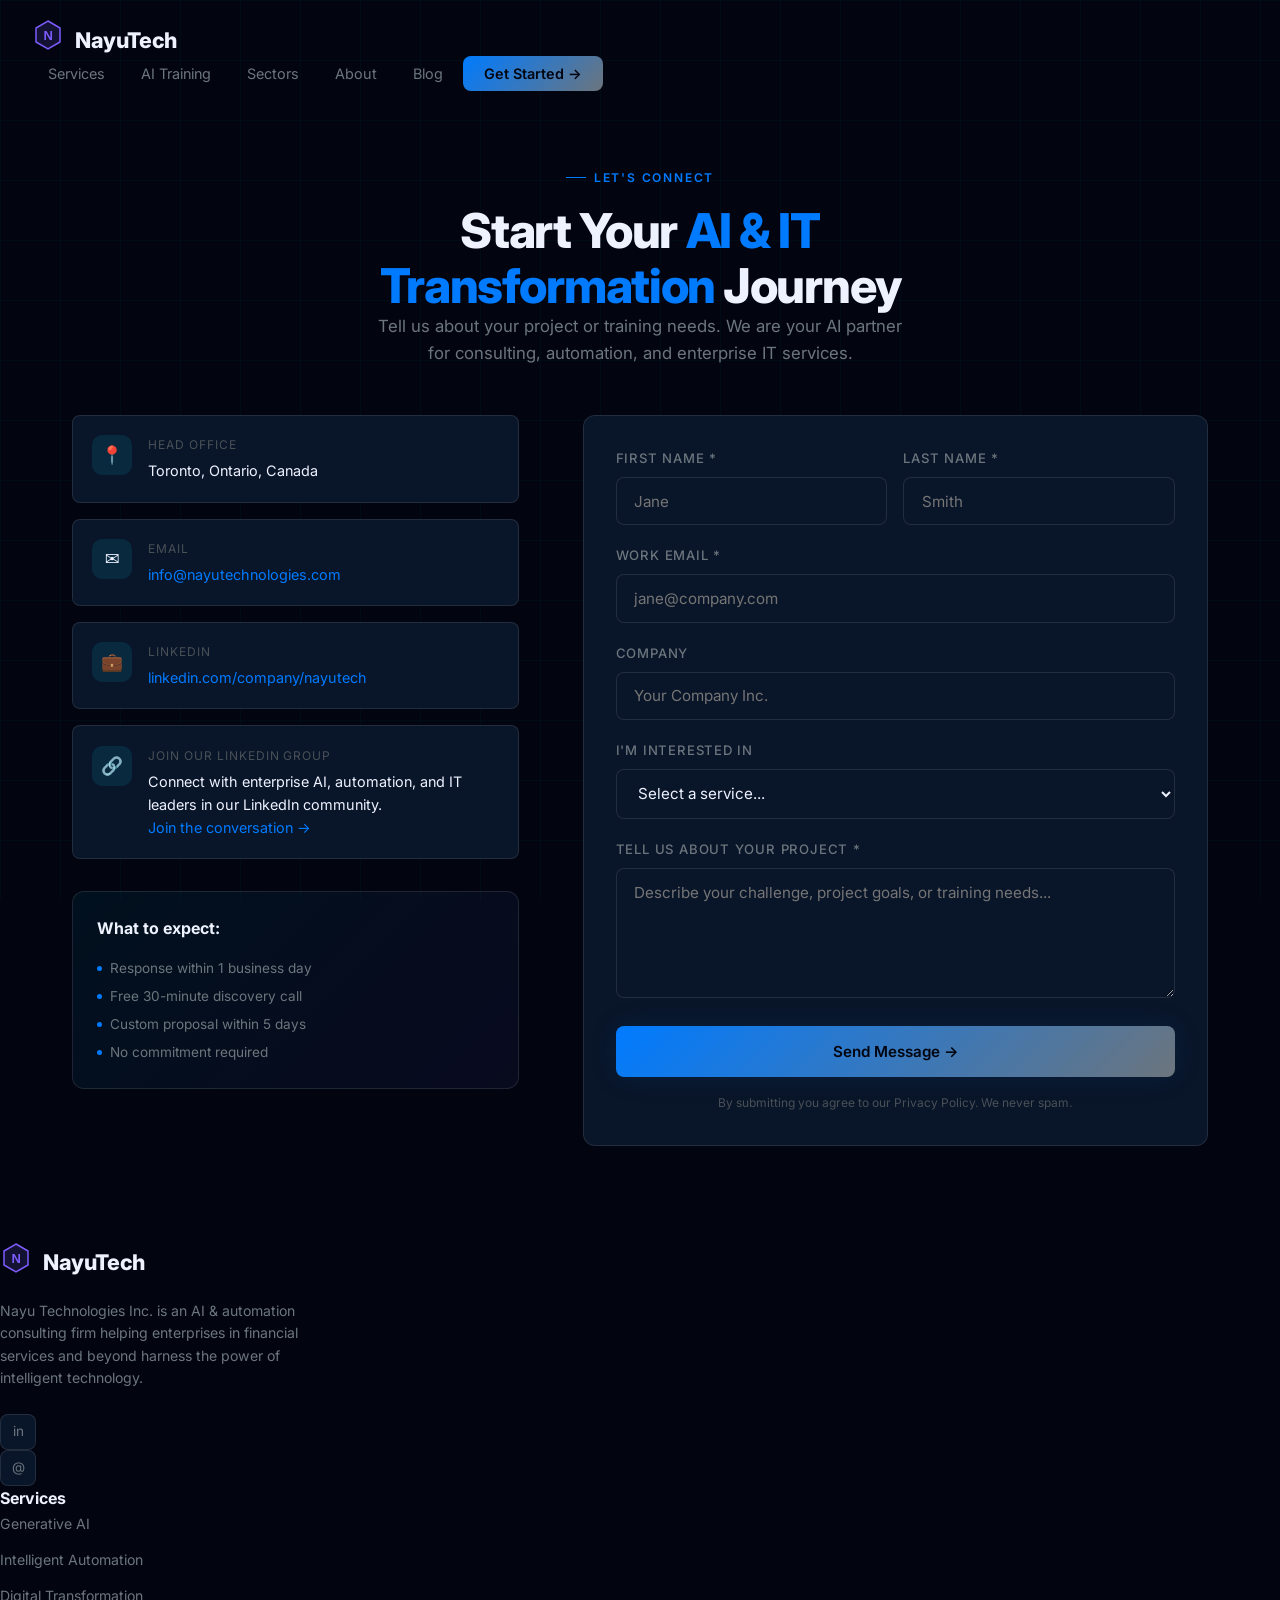
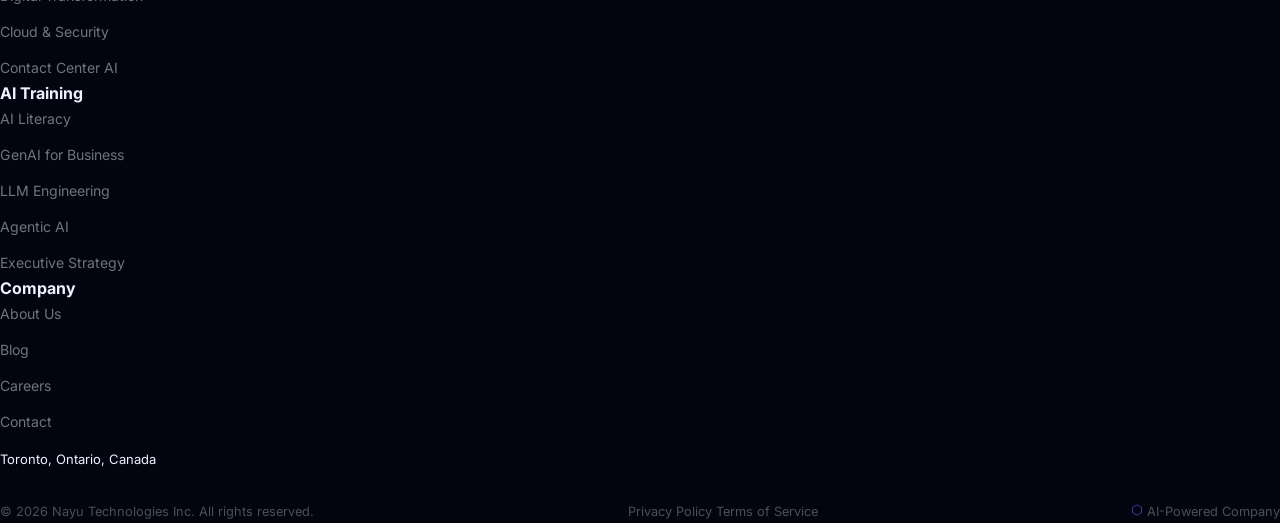
<file: contact-us.html>
<!DOCTYPE html>
<html lang="en">
<head>
  <meta charset="UTF-8" />
  <meta name="viewport" content="width=device-width, initial-scale=1.0" />
  <title>Contact — Nayu Technologies Inc.</title>
  <meta name="description" content="Contact Nayu Technologies for AI consulting, enterprise IT services, and digital transformation strategy. Book a discovery call with your trusted AI partner." />
  <link rel="canonical" href="https://www.nayutechnologies.com/contact-us" />
  <meta property="og:type" content="website" />
  <meta property="og:url" content="https://www.nayutechnologies.com/contact-us" />
  <meta property="og:title" content="Contact — Nayu Technologies Inc." />
  <meta property="og:description" content="Contact Nayu Technologies for AI consulting, enterprise IT services, and digital transformation strategy." />
  <meta property="og:image" content="https://www.nayutechnologies.com/assets/og-image.png" />
  <meta name="twitter:card" content="summary_large_image" />
  <meta name="twitter:title" content="Contact — Nayu Technologies Inc." />
  <meta name="twitter:description" content="Contact Nayu Technologies for AI consulting, enterprise IT services, and digital transformation strategy." />
  <meta name="twitter:image" content="https://www.nayutechnologies.com/assets/og-image.png" />
  <link rel="preconnect" href="https://fonts.googleapis.com" />
  <link rel="preconnect" href="https://fonts.gstatic.com" crossorigin />
  <link rel="stylesheet" href="https://fonts.googleapis.com/css2?family=Inter:wght@300;400;500;600;700;800&display=swap" />
  <link rel="stylesheet" href="css/style.css" />
  <link rel="icon" href="data:image/svg+xml,<svg xmlns='http://www.w3.org/2000/svg' viewBox='0 0 100 100'><rect width='100' height='100' rx='20' fill='%2300d4ff'/><text y='.9em' font-size='70' x='10'>N</text></svg>" />
  <style>
    .contact-grid {
      display: grid;
      grid-template-columns: 1fr 1.4fr;
      gap: 4rem;
      align-items: start;
      margin-top: 3rem;
    }
    .form-group { margin-bottom: 1.25rem; }
    .form-label {
      display: block;
      font-size: 0.82rem;
      font-weight: 500;
      color: var(--text-secondary);
      margin-bottom: 0.5rem;
      text-transform: uppercase;
      letter-spacing: 0.06em;
    }
    .form-input {
      width: 100%;
      background: var(--bg-card);
      border: 1px solid var(--border);
      border-radius: var(--radius);
      color: var(--text-primary);
      font-family: var(--font-body);
      font-size: 0.95rem;
      padding: 0.85rem 1.1rem;
      transition: var(--transition);
      outline: none;
    }
    .form-input:focus {
      border-color: var(--border-hover);
      background: var(--bg-card-hover);
      box-shadow: 0 0 0 3px rgba(0,212,255,0.08);
    }
    textarea.form-input { resize: vertical; min-height: 130px; }
    select.form-input option { background: var(--bg-card); }
    .contact-info-item {
      display: flex;
      align-items: flex-start;
      gap: 1rem;
      padding: 1.2rem;
      background: var(--bg-card);
      border: 1px solid var(--border);
      border-radius: var(--radius);
      margin-bottom: 1rem;
      transition: var(--transition);
    }
    .contact-info-item:hover { border-color: var(--border-hover); }
    .contact-info-icon {
      width: 40px; height: 40px;
      border-radius: 10px;
      background: rgba(0,212,255,0.1);
      display: flex; align-items: center; justify-content: center;
      font-size: 1.1rem; flex-shrink: 0;
    }
    .contact-info-label { font-size: 0.75rem; text-transform: uppercase; letter-spacing: 0.08em; color: var(--text-dim); margin-bottom: 0.3rem; }
    .contact-info-value { font-size: 0.9rem; color: var(--text-primary); }
    @media (max-width: 768px) {
      .contact-grid { grid-template-columns: 1fr; gap: 2rem; }
      .name-grid { grid-template-columns: 1fr !important; }
    }
  </style>
</head>
<body>

<nav class="navbar" id="navbar">
  <div class="nav-inner">
    <a href="/" class="nav-logo">
      <div class="hex-icon">
        <svg viewBox="0 0 32 32" width="32" height="32" fill="none">
          <polygon points="16,2 28,9 28,23 16,30 4,23 4,9" fill="rgba(124,92,252,0.15)" stroke="#7c5cfc" stroke-width="1.5"/>
          <text x="16" y="21" text-anchor="middle" fill="#7c5cfc" font-size="13" font-weight="700" font-family="sans-serif">N</text>
        </svg>
      </div>
      NayuTech
    </a>
     <ul class="nav-links">
      <li><a href="./index.html#services">Services</a></li>
      <li><a href="./index.html#training">AI Training</a></li>
      <li><a href="./index.html#sectors">Sectors</a></li>
      <li><a href="./about.html">About</a></li>
      <li><a href="./index.html#blogs">Blog</a></li>
      <li><a href="./contact-us.html" class="nav-cta">Get Started →</a></li>
    </ul>
    <button class="nav-hamburger" onclick="toggleMobileMenu()">☰</button>
  </div>
</nav>

<div class="mobile-menu" id="mobile-menu" aria-hidden="true">
  <span class="mobile-close" id="mobile-close" role="button" tabindex="0" aria-label="Close menu">✕</span>
      <li><a href="./index.html#services">Services</a></li>
      <li><a href="./index.html#training">AI Training</a></li>
      <li><a href="./index.html#sectors">Sectors</a></li>
      <li><a href="./about.html" class="active">About</a></li>
      <li><a href="./index.html#blogs">Blog</a></li>
      <li><a href="./contact-us.html" class="nav-cta">Get Started →</a></li>
</div>

<section style="padding: 10rem 0 6rem; position:relative; overflow:hidden;">
  <div class="hero-orb hero-orb-1"></div>
  <div class="hero-orb hero-orb-2"></div>

  <div class="container" style="position:relative;z-index:2">
    <div class="reveal" style="text-align:center; max-width:560px; margin:0 auto 0;">
      <div class="section-label">Let's Connect</div>
      <h1 class="section-title">Start Your <em>AI & IT Transformation</em> Journey</h1>
      <p class="section-sub" style="margin:0 auto">Tell us about your project or training needs. We are your AI partner for consulting, automation, and enterprise IT services.</p>
    </div>

    <div class="contact-grid">
      <!-- Left: Contact Info -->
      <div class="reveal">
        <div class="contact-info-item">
          <div class="contact-info-icon">📍</div>
          <div>
            <div class="contact-info-label">Head Office</div>
            <div class="contact-info-value">Toronto, Ontario, Canada</div>
          </div>
        </div>
        <div class="contact-info-item">
          <div class="contact-info-icon">✉️</div>
          <div>
            <div class="contact-info-label">Email</div>
            <div class="contact-info-value"><a href="mailto:info@nayutechnologies.com" style="color:var(--accent)">info@nayutechnologies.com</a></div>
          </div>
        </div>
          <div class="contact-info-item">
          <div class="contact-info-icon">💼</div>
          <div>
            <div class="contact-info-label">LinkedIn</div>
            <div class="contact-info-value"><a href="https://www.linkedin.com/company/nayutech" style="color:var(--accent)" target="_blank" rel="noopener noreferrer">linkedin.com/company/nayutech</a></div>
          </div>
        </div>
        <div class="contact-info-item">
          <div class="contact-info-icon">🔗</div>
          <div>
            <div class="contact-info-label">Join Our LinkedIn Group</div>
            <div class="contact-info-value">Connect with enterprise AI, automation, and IT leaders in our LinkedIn community.
              <br /><a href="https://www.linkedin.com/company/nayutech" target="_blank" rel="noopener noreferrer" style="color:var(--accent)">Join the conversation →</a>
            </div>
          </div>
        </div>

        <div style="margin-top:2rem; padding:1.5rem; background:linear-gradient(135deg,rgba(0,212,255,0.06),rgba(123,97,255,0.06)); border:1px solid var(--border); border-radius:var(--radius-lg);">
          <h4 style="font-family:var(--font-display);font-weight:700;margin-bottom:0.5rem;">What to expect:</h4>
          <div class="service-features">
            <div class="service-feature">Response within 1 business day</div>
            <div class="service-feature">Free 30-minute discovery call</div>
            <div class="service-feature">Custom proposal within 5 days</div>
            <div class="service-feature">No commitment required</div>
          </div>
        </div>
      </div>

      <!-- Right: Form -->
      <div class="card reveal reveal-delay-1">
        <form id="contact-form" action="https://formspree.io/f/meepayno" method="POST">
          <div class="name-grid" style="display:grid; grid-template-columns:1fr 1fr; gap:1rem;">
            <div class="form-group">
              <label class="form-label" for="fname">First Name *</label>
              <input class="form-input" type="text" id="fname" name="first_name" placeholder="Jane" required />
            </div>
            <div class="form-group">
              <label class="form-label" for="lname">Last Name *</label>
              <input class="form-input" type="text" id="lname" name="last_name" placeholder="Smith" required />
            </div>
          </div>
          <div class="form-group">
            <label class="form-label" for="email">Work Email *</label>
            <input class="form-input" type="email" id="email" name="email" placeholder="jane@company.com" required />
          </div>
          <div class="form-group">
            <label class="form-label" for="company">Company</label>
            <input class="form-input" type="text" id="company" name="company" placeholder="Your Company Inc." />
          </div>
          <div class="form-group">
            <label class="form-label" for="service">I'm interested in</label>
            <select class="form-input" id="service" name="service">
              <option value="">Select a service...</option>
              <option>Generative AI &amp; Agentic Workflows</option>
              <option>Digital Transformation</option>
              <option>Intelligent Automation &amp; RPA</option>
              <option>Cloud, Data &amp; Cybersecurity</option>
              <option>DevSecOps &amp; Secure Automation</option>
              <option>AI Training Programs</option>
              <option>General Enquiry</option>
            </select>
          </div>
          <div class="form-group">
            <label class="form-label" for="message">Tell us about your project *</label>
            <textarea class="form-input" id="message" name="message" placeholder="Describe your challenge, project goals, or training needs..." required></textarea>
          </div>
          <button type="submit" class="btn btn-primary" style="width:100%;justify-content:center;padding:1rem;">
            Send Message →
          </button>
          <p style="text-align:center;font-size:0.75rem;color:var(--text-dim);margin-top:1rem;">
            By submitting you agree to our Privacy Policy. We never spam.
          </p>
        </form>
        <div id="form-success" style="display:none;text-align:center;padding:2rem;">
          <div style="font-size:2.5rem;margin-bottom:1rem;">✅</div>
          <h3 style="font-family:var(--font-display);font-size:1.3rem;font-weight:800;margin-bottom:0.5rem;">Message Received!</h3>
          <p style="color:var(--text-secondary)">We'll be in touch within one business day.</p>
        </div>
      </div>
    </div>
  </div>
</section>

<!-- ═══════════════════════════════════════════
     FOOTER
═══════════════════════════════════════════ -->
<footer>
  <div class="footer-inner">
    <div class="footer-top">
      <div class="footer-brand">
        <a href="/" class="nav-logo" style="display:inline-flex;">
          <div class="hex-icon">
            <svg viewBox="0 0 32 32" width="32" height="32" fill="none">
              <polygon points="16,2 28,9 28,23 16,30 4,23 4,9" fill="rgba(124,92,252,0.15)" stroke="#7c5cfc" stroke-width="1.5"/>
              <text x="16" y="21" text-anchor="middle" fill="#7c5cfc" font-size="13" font-weight="700" font-family="sans-serif">N</text>
            </svg>
          </div>
          NayuTech
        </a>
        <p>Nayu Technologies Inc. is an AI & automation consulting firm helping enterprises in financial services and beyond harness the power of intelligent technology.</p>
        <div class="footer-socials">
          <a href="https://www.linkedin.com/company/nayutech" class="social-btn" target="_blank" rel="noopener">in</a>
          <a href="#contact-us" class="social-btn" title="Contact us">@</a>
        </div>
      </div>
      <div class="footer-col">
        <h4>Services</h4>
        <ul>
          <li><a href="#services">Generative AI</a></li>
          <li><a href="#services">Intelligent Automation</a></li>
          <li><a href="#services">Digital Transformation</a></li>
          <li><a href="#services">Cloud & Security</a></li>
          <li><a href="#services">Contact Center AI</a></li>
        </ul>
      </div>
      <div class="footer-col">
        <h4>AI Training</h4>
        <ul>
          <li><a href="#training">AI Literacy</a></li>
          <li><a href="#training">GenAI for Business</a></li>
          <li><a href="#training">LLM Engineering</a></li>
          <li><a href="#training">Agentic AI</a></li>
          <li><a href="#training">Executive Strategy</a></li>
        </ul>
      </div>
      <div class="footer-col">
        <h4>Company</h4>
        <ul>
          <li><a href="#about">About Us</a></li>
          <li><a href="#blogs">Blog</a></li><!-- FIXED: was pointing to training.html -->
          <li><a href="./contact-us.html">Careers</a></li>
          <li><a href="./contact-us.html">Contact</a></li>
          <li><p style="color:var(--muted2);font-size:13px;margin-top:4px;">Toronto, Ontario, Canada</p></li>
        </ul>
      </div>
    </div>
    <div class="footer-bottom">
      <p>© 2026 Nayu Technologies Inc. All rights reserved.</p>
      <div class="footer-bottom-links">
        <a href="./contact-us.html">Privacy Policy</a>
        <a href="./contact-us.html">Terms of Service</a>
      </div>
      <div class="footer-ai-badge">
        <svg width="12" height="12" viewBox="0 0 32 32" fill="none">
          <polygon points="16,2 28,9 28,23 16,30 4,23 4,9" stroke="#7c5cfc" stroke-width="1.5"/>
        </svg>
        AI-Powered Company
      </div>
    </div>
  </div>
</footer>

<script src="js/main.js"></script>
<script>
  const form = document.getElementById('contact-form');
  form?.addEventListener('submit', async (e) => {
    e.preventDefault();
    if (form.action.includes('YOUR_FORM_ID')) {
      alert('Please configure a valid Formspree form ID in contact.html before going live.');
      return;
    }
    const btn = form.querySelector('button[type="submit"]');
    btn.textContent = 'Sending...';
    btn.disabled = true;
    try {
      const res = await fetch(form.action, {
        method: 'POST',
        body: new FormData(form),
        headers: { Accept: 'application/json' }
      });
      if (res.ok) {
        form.style.display = 'none';
        document.getElementById('form-success').style.display = 'block';
      } else {
        btn.textContent = 'Error — Try Again';
        btn.disabled = false;
      }
    } catch {
      btn.textContent = 'Error — Try Again';
      btn.disabled = false;
    }
  });
</script>
</body>
</html>
</file>
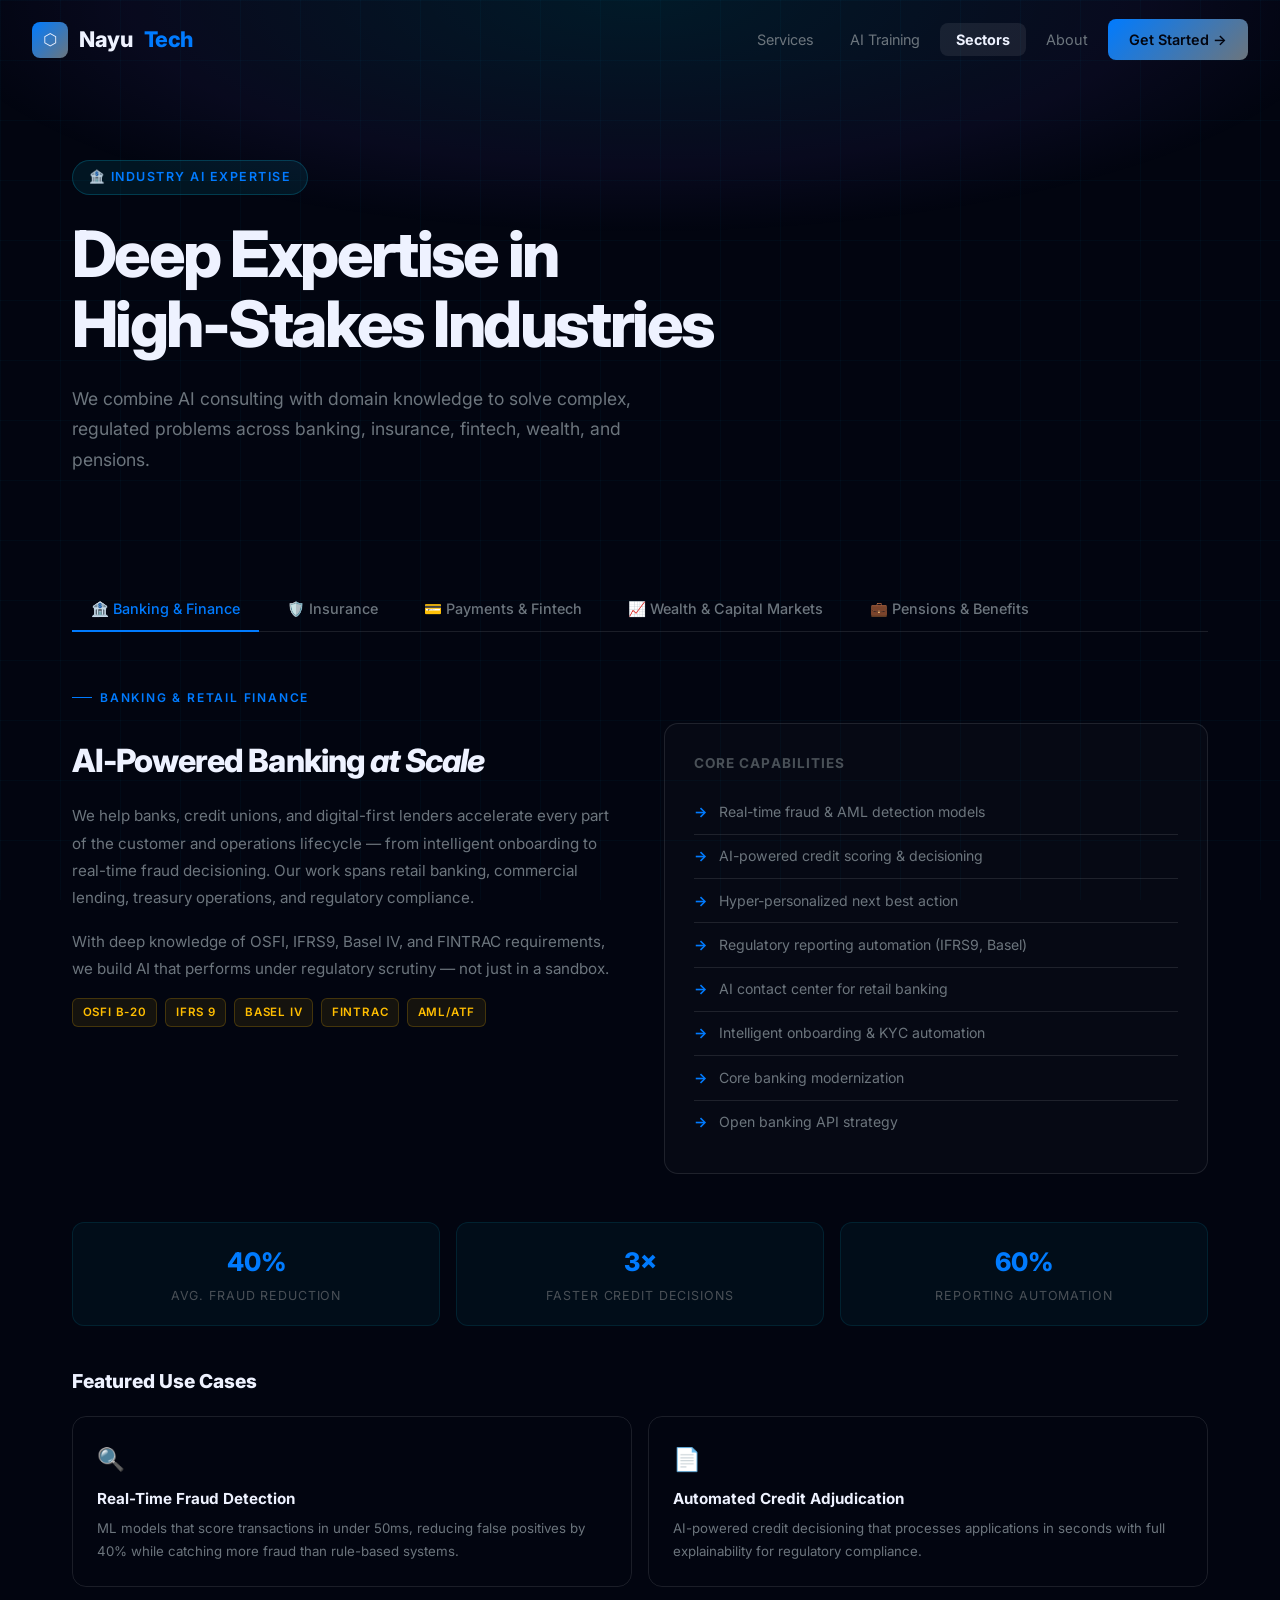
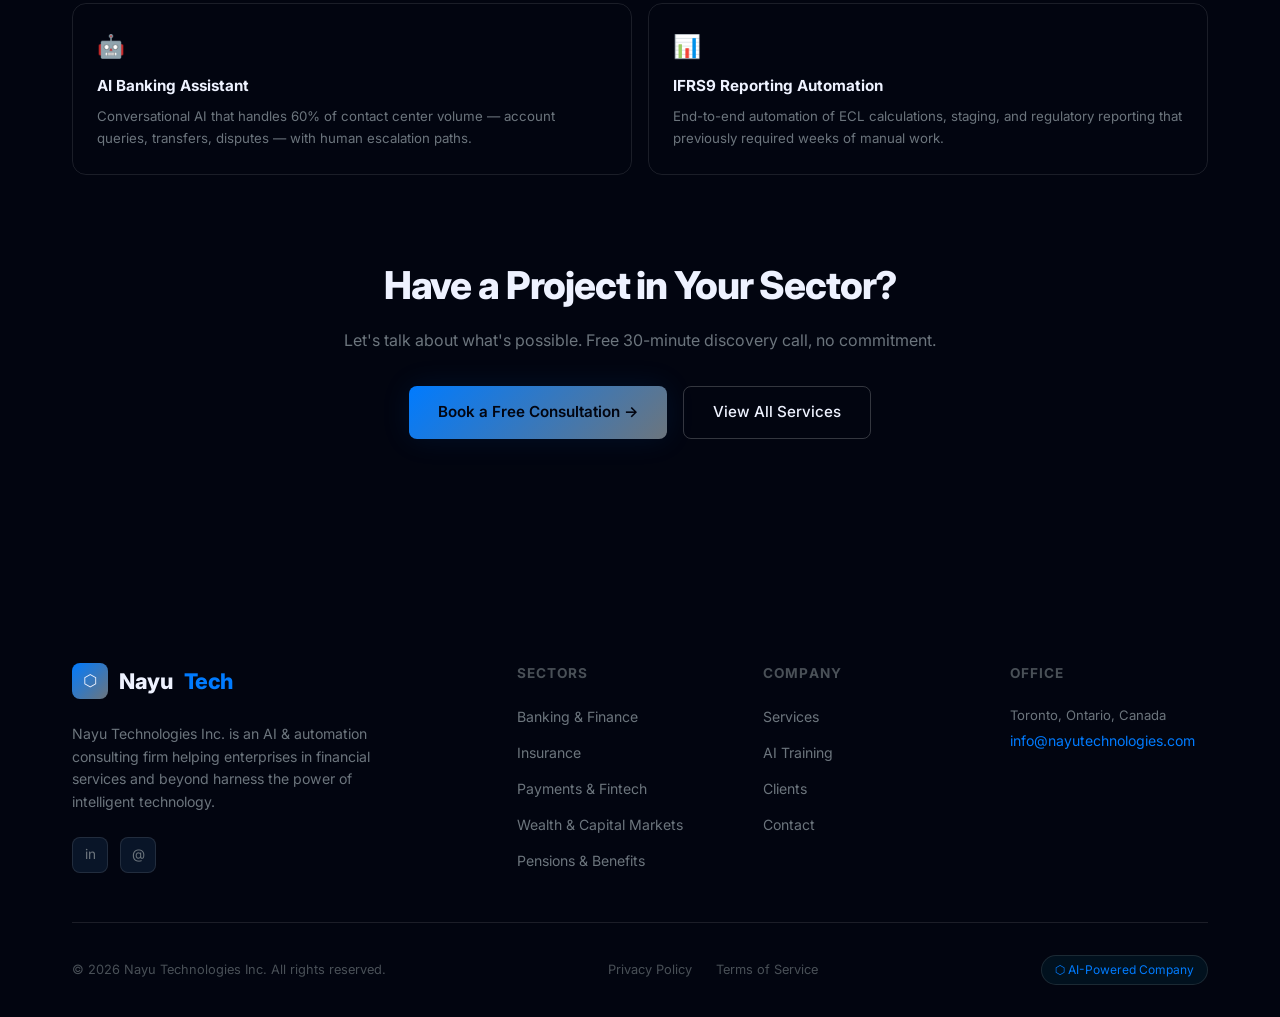
<file: sectors.html>
<!DOCTYPE html>
<html lang="en">
<head>
  <meta charset="UTF-8" />
  <meta name="viewport" content="width=device-width, initial-scale=1.0" />
  <title>Industry Sectors — Nayu Technologies Inc.</title>
  <meta name="description" content="Deep AI expertise in Banking, Insurance, Payments & Fintech, Wealth & Capital Markets, and Pension & Benefits sectors." />
  <meta property="og:title" content="Industry Sectors — Nayu Technologies Inc." />
  <meta property="og:description" content="Domain-specific AI solutions for high-stakes industries — where generic approaches don't cut it. Trusted AI consulting for banking, insurance, wealth, and fintech." />
  <link rel="canonical" href="https://www.nayutechnologies.com/sectors" />
  <meta property="og:url" content="https://www.nayutechnologies.com/sectors" />
  <meta property="og:image" content="https://www.nayutechnologies.com/assets/og-image.png" />
  <meta name="twitter:card" content="summary_large_image" />
  <meta name="twitter:title" content="Industry Sectors — Nayu Technologies Inc." />
  <meta name="twitter:description" content="Domain-specific AI solutions for high-stakes industries — where generic approaches don't cut it. Trusted AI consulting for banking, insurance, wealth, and fintech." />
  <meta name="twitter:image" content="https://www.nayutechnologies.com/assets/og-image.png" />
  <meta property="og:type" content="website" />
  <link rel="preconnect" href="https://fonts.googleapis.com" />
  <link rel="preconnect" href="https://fonts.gstatic.com" crossorigin />
  <link rel="stylesheet" href="https://fonts.googleapis.com/css2?family=Inter:wght@300;400;500;600;700;800&display=swap" />
  <link rel="stylesheet" href="css/style.css" />
  <link rel="icon" href="data:image/svg+xml,<svg xmlns='http://www.w3.org/2000/svg' viewBox='0 0 100 100'><rect width='100' height='100' rx='20' fill='%2300d4ff'/><text y='.9em' font-size='70' x='10'>N</text></svg>" />
  <style>
    .page-hero {
      padding: 10rem 0 5rem;
      position: relative;
      overflow: hidden;
    }
    .page-hero::before {
      content: '';
      position: absolute;
      inset: 0;
      background: radial-gradient(ellipse 80% 60% at 50% 0%, rgba(0,212,255,0.10) 0%, rgba(123,97,255,0.06) 50%, transparent 70%);
      pointer-events: none;
    }
    .page-hero-label {
      display: inline-flex;
      align-items: center;
      gap: 0.5rem;
      font-size: 0.78rem;
      font-weight: 600;
      letter-spacing: 0.12em;
      text-transform: uppercase;
      color: var(--accent);
      background: rgba(0,212,255,0.08);
      border: 1px solid rgba(0,212,255,0.2);
      border-radius: 100px;
      padding: 0.4rem 1rem;
      margin-bottom: 1.5rem;
    }
    .page-hero h1 {
      font-family: var(--font-display);
      font-size: clamp(2.4rem, 5vw, 4rem);
      font-weight: 800;
      letter-spacing: -0.04em;
      line-height: 1.1;
      margin-bottom: 1.2rem;
    }
    .page-hero p {
      font-size: 1.1rem;
      color: var(--text-secondary);
      max-width: 580px;
      line-height: 1.75;
    }
    /* Sector nav tabs */
    .sector-tabs {
      display: flex;
      gap: 0.5rem;
      flex-wrap: wrap;
      margin-bottom: 3rem;
      border-bottom: 1px solid var(--border);
      padding-bottom: 0;
    }
    .sector-tab {
      background: transparent;
      border: none;
      border-bottom: 2px solid transparent;
      color: var(--text-secondary);
      font-family: var(--font-body);
      font-size: 0.9rem;
      font-weight: 500;
      padding: 0.75rem 1.2rem;
      cursor: pointer;
      transition: all 0.2s;
      margin-bottom: -1px;
      display: flex;
      align-items: center;
      gap: 0.5rem;
    }
    .sector-tab:hover { color: var(--text-primary); }
    .sector-tab.active {
      color: var(--accent);
      border-bottom-color: var(--accent);
    }
    /* Sector panels */
    .sector-panel { display: none; }
    .sector-panel.active { display: block; }
    .sector-panel-hero {
      display: grid;
      grid-template-columns: 1fr 1fr;
      gap: 3rem;
      align-items: start;
      margin-bottom: 3rem;
    }
    .sector-panel-hero h2 {
      font-family: var(--font-display);
      font-size: 2rem;
      font-weight: 800;
      letter-spacing: -0.03em;
      margin: 0.75rem 0 1rem;
    }
    .sector-panel-hero p {
      color: var(--text-secondary);
      font-size: 0.95rem;
      line-height: 1.8;
    }
    .use-cases-grid {
      display: grid;
      grid-template-columns: 1fr 1fr;
      gap: 1rem;
    }
    .use-case-card {
      background: var(--card-bg);
      border: 1px solid var(--border);
      border-radius: 14px;
      padding: 1.5rem;
      transition: border-color 0.25s, transform 0.25s;
    }
    .use-case-card:hover {
      border-color: rgba(0,212,255,0.2);
      transform: translateY(-2px);
    }
    .use-case-card h4 {
      font-family: var(--font-display);
      font-size: 0.95rem;
      font-weight: 700;
      margin-bottom: 0.4rem;
    }
    .use-case-card p {
      font-size: 0.83rem;
      color: var(--text-secondary);
      line-height: 1.7;
      margin: 0;
    }
    .use-case-card .uc-icon {
      font-size: 1.4rem;
      margin-bottom: 0.6rem;
    }
    /* Capability list */
    .cap-list {
      background: rgba(255,255,255,0.02);
      border: 1px solid var(--border);
      border-radius: 14px;
      padding: 1.8rem;
    }
    .cap-list h4 {
      font-family: var(--font-display);
      font-size: 0.85rem;
      font-weight: 700;
      text-transform: uppercase;
      letter-spacing: 0.08em;
      color: var(--text-dim);
      margin-bottom: 1rem;
    }
    .cap-item {
      display: flex;
      align-items: flex-start;
      gap: 0.75rem;
      padding: 0.65rem 0;
      border-bottom: 1px solid var(--border);
      font-size: 0.88rem;
      color: var(--text-secondary);
    }
    .cap-item:last-child { border-bottom: none; }
    .cap-item::before {
      content: '→';
      color: var(--accent);
      font-weight: 700;
      flex-shrink: 0;
    }
    /* Stats row */
    .sector-stats {
      display: grid;
      grid-template-columns: repeat(3, 1fr);
      gap: 1rem;
      margin: 2.5rem 0;
    }
    .sector-stat {
      background: rgba(0,212,255,0.04);
      border: 1px solid rgba(0,212,255,0.1);
      border-radius: 12px;
      padding: 1.2rem;
      text-align: center;
    }
    .sector-stat .val {
      font-family: var(--font-display);
      font-size: 1.6rem;
      font-weight: 800;
      color: var(--accent);
    }
    .sector-stat .lbl {
      font-size: 0.78rem;
      color: var(--text-dim);
      text-transform: uppercase;
      letter-spacing: 0.07em;
      margin-top: 0.2rem;
    }
    /* Regulation badges */
    .reg-badges {
      display: flex;
      flex-wrap: wrap;
      gap: 0.5rem;
      margin-top: 1rem;
    }
    .reg-badge {
      font-size: 0.72rem;
      font-weight: 600;
      text-transform: uppercase;
      letter-spacing: 0.07em;
      background: rgba(255,190,0,0.08);
      border: 1px solid rgba(255,190,0,0.2);
      color: #ffbe00;
      border-radius: 6px;
      padding: 0.25rem 0.6rem;
    }
    /* CTA */
    .page-cta {
      text-align: center;
      padding: 5rem 0 3rem;
    }
    .page-cta h2 {
      font-family: var(--font-display);
      font-size: clamp(1.8rem, 3vw, 2.8rem);
      font-weight: 800;
      letter-spacing: -0.03em;
      margin-bottom: 0.75rem;
    }
    .page-cta p {
      color: var(--text-secondary);
      margin-bottom: 2rem;
    }
    .btn-group {
      display: flex;
      gap: 1rem;
      justify-content: center;
      flex-wrap: wrap;
    }
    @media (max-width: 768px) {
      .sector-panel-hero { grid-template-columns: 1fr; }
      .use-cases-grid { grid-template-columns: 1fr; }
      .sector-stats { grid-template-columns: 1fr 1fr; }
    }
    @media (max-width: 480px) {
      .sector-stats { grid-template-columns: 1fr; }
      .sector-tab { font-size: 0.78rem; padding: 0.6rem 0.8rem; }
    }
  </style>
</head>
<body>

<nav class="navbar" id="navbar">
  <a href="index.html" class="nav-logo">
    <div class="nav-logo-icon">⬡</div>
    Nayu<span>Tech</span>
  </a>
  <ul class="nav-links">
    <li><a href="services.html">Services</a></li>
    <li><a href="training.html">AI Training</a></li>
    <li><a href="sectors.html" class="active">Sectors</a></li>
    <li><a href="about.html">About</a></li>
    <li><a href="contact-us.html" class="nav-cta btn">Get Started →</a></li>
  </ul>
  <div class="nav-hamburger" id="hamburger" role="button" tabindex="0" aria-label="Open menu" aria-controls="mobile-menu" aria-expanded="false">
    <span></span><span></span><span></span>
  </div>
</nav>
<div class="mobile-menu" id="mobile-menu" aria-hidden="true">
  <span class="mobile-close" id="mobile-close" role="button" tabindex="0" aria-label="Close menu">✕</span>
  <a href="services.html">Services</a>
  <a href="training.html">AI Training</a>
  <a href="sectors.html">Sectors</a>
  <a href="about.html">About</a>
  <a href="contact-us.html" style="color: var(--accent)">Get Started →</a>
</div>

<!-- HERO -->
<section class="page-hero">
  <div class="container">
    <div class="page-hero-label">🏦 Industry AI Expertise</div>
    <h1>Deep Expertise in<br><span class="gradient-text">High-Stakes</span> Industries</h1>
    <p>We combine AI consulting with domain knowledge to solve complex, regulated problems across banking, insurance, fintech, wealth, and pensions.</p>
  </div>
</section>

<section class="section-pad" style="padding-top: 2rem;">
  <div class="container">

    <!-- Tabs -->
    <div class="sector-tabs">
      <button class="sector-tab active" data-sector="banking">🏦 Banking &amp; Finance</button>
      <button class="sector-tab" data-sector="insurance">🛡️ Insurance</button>
      <button class="sector-tab" data-sector="payments">💳 Payments &amp; Fintech</button>
      <button class="sector-tab" data-sector="wealth">📈 Wealth &amp; Capital Markets</button>
      <button class="sector-tab" data-sector="pension">💼 Pensions &amp; Benefits</button>
    </div>

    <!-- BANKING -->
    <div class="sector-panel active reveal" id="panel-banking">
      <div class="section-label">Banking &amp; Retail Finance</div>
      <div class="sector-panel-hero">
        <div>
          <h2>AI-Powered Banking <em>at Scale</em></h2>
          <p>We help banks, credit unions, and digital-first lenders accelerate every part of the customer and operations lifecycle — from intelligent onboarding to real-time fraud decisioning. Our work spans retail banking, commercial lending, treasury operations, and regulatory compliance.</p>
          <p style="margin-top: 1rem;">With deep knowledge of OSFI, IFRS9, Basel IV, and FINTRAC requirements, we build AI that performs under regulatory scrutiny — not just in a sandbox.</p>
          <div class="reg-badges">
            <span class="reg-badge">OSFI B-20</span>
            <span class="reg-badge">IFRS 9</span>
            <span class="reg-badge">Basel IV</span>
            <span class="reg-badge">FINTRAC</span>
            <span class="reg-badge">AML/ATF</span>
          </div>
        </div>
        <div class="cap-list">
          <h4>Core Capabilities</h4>
          <div class="cap-item">Real-time fraud &amp; AML detection models</div>
          <div class="cap-item">AI-powered credit scoring &amp; decisioning</div>
          <div class="cap-item">Hyper-personalized next best action</div>
          <div class="cap-item">Regulatory reporting automation (IFRS9, Basel)</div>
          <div class="cap-item">AI contact center for retail banking</div>
          <div class="cap-item">Intelligent onboarding &amp; KYC automation</div>
          <div class="cap-item">Core banking modernization</div>
          <div class="cap-item">Open banking API strategy</div>
        </div>
      </div>
      <div class="sector-stats">
        <div class="sector-stat"><div class="val">40%</div><div class="lbl">Avg. Fraud Reduction</div></div>
        <div class="sector-stat"><div class="val">3×</div><div class="lbl">Faster Credit Decisions</div></div>
        <div class="sector-stat"><div class="val">60%</div><div class="lbl">Reporting Automation</div></div>
      </div>
      <h3 style="font-family:var(--font-display); font-size:1.2rem; font-weight:800; margin-bottom:1.2rem;">Featured Use Cases</h3>
      <div class="use-cases-grid">
        <div class="use-case-card">
          <div class="uc-icon">🔍</div>
          <h4>Real-Time Fraud Detection</h4>
          <p>ML models that score transactions in under 50ms, reducing false positives by 40% while catching more fraud than rule-based systems.</p>
        </div>
        <div class="use-case-card">
          <div class="uc-icon">📄</div>
          <h4>Automated Credit Adjudication</h4>
          <p>AI-powered credit decisioning that processes applications in seconds with full explainability for regulatory compliance.</p>
        </div>
        <div class="use-case-card">
          <div class="uc-icon">🤖</div>
          <h4>AI Banking Assistant</h4>
          <p>Conversational AI that handles 60% of contact center volume — account queries, transfers, disputes — with human escalation paths.</p>
        </div>
        <div class="use-case-card">
          <div class="uc-icon">📊</div>
          <h4>IFRS9 Reporting Automation</h4>
          <p>End-to-end automation of ECL calculations, staging, and regulatory reporting that previously required weeks of manual work.</p>
        </div>
      </div>
    </div>

    <!-- INSURANCE -->
    <div class="sector-panel reveal" id="panel-insurance">
      <div class="section-label">Insurance</div>
      <div class="sector-panel-hero">
        <div>
          <h2>Smarter Underwriting <em>&amp; Claims</em></h2>
          <p>Transform the insurance value chain with AI that accelerates underwriting decisions, automates claims processing, and reduces loss ratios — while improving customer and broker experiences across P&amp;C, life, and group benefits.</p>
          <p style="margin-top: 1rem;">We understand the unique regulatory and actuarial constraints of the Canadian insurance market, from OSFI guidelines to provincial regulatory requirements.</p>
          <div class="reg-badges">
            <span class="reg-badge">OSFI E-19</span>
            <span class="reg-badge">IFRS 17</span>
            <span class="reg-badge">FSRA</span>
            <span class="reg-badge">AMF</span>
          </div>
        </div>
        <div class="cap-list">
          <h4>Core Capabilities</h4>
          <div class="cap-item">AI underwriting &amp; risk scoring engines</div>
          <div class="cap-item">Intelligent claims triage &amp; STP</div>
          <div class="cap-item">Document AI for policy &amp; claims documents</div>
          <div class="cap-item">Fraud detection &amp; anomaly models</div>
          <div class="cap-item">Customer self-service AI portals</div>
          <div class="cap-item">Actuarial data &amp; AI-assisted modeling</div>
          <div class="cap-item">Broker portal AI &amp; quoting automation</div>
          <div class="cap-item">IFRS 17 reporting automation</div>
        </div>
      </div>
      <div class="sector-stats">
        <div class="sector-stat"><div class="val">70%</div><div class="lbl">Claims Auto-Processed</div></div>
        <div class="sector-stat"><div class="val">5×</div><div class="lbl">Faster Underwriting</div></div>
        <div class="sector-stat"><div class="val">25%</div><div class="lbl">Fraud Savings</div></div>
      </div>
      <h3 style="font-family:var(--font-display); font-size:1.2rem; font-weight:800; margin-bottom:1.2rem;">Featured Use Cases</h3>
      <div class="use-cases-grid">
        <div class="use-case-card">
          <div class="uc-icon">📋</div>
          <h4>Intelligent Claims Triage</h4>
          <p>AI that classifies, routes, and auto-adjudicates low-complexity claims with zero human touch — achieving 70% straight-through processing.</p>
        </div>
        <div class="use-case-card">
          <div class="uc-icon">🏠</div>
          <h4>Property Underwriting AI</h4>
          <p>Computer vision and satellite imagery analysis to assess property risk automatically, accelerating quoting from days to minutes.</p>
        </div>
        <div class="use-case-card">
          <div class="uc-icon">🔎</div>
          <h4>Claims Fraud Detection</h4>
          <p>Graph analytics and ML models that detect organized fraud rings and inflated claims before payment is issued.</p>
        </div>
        <div class="use-case-card">
          <div class="uc-icon">💬</div>
          <h4>Policyholder AI Assistant</h4>
          <p>Self-service AI that helps policyholders file claims, check coverage, and track status — 24/7 without agent involvement.</p>
        </div>
      </div>
    </div>

    <!-- PAYMENTS -->
    <div class="sector-panel reveal" id="panel-payments">
      <div class="section-label">Payments &amp; Fintech</div>
      <div class="sector-panel-hero">
        <div>
          <h2>Intelligent Payments <em>Infrastructure</em></h2>
          <p>From real-time payments to embedded finance — we help payment companies, processors, and fintechs build the AI intelligence layer that powers next-generation financial experiences. Speed, compliance, and scale are non-negotiable in payments, and we engineer accordingly.</p>
          <div class="reg-badges">
            <span class="reg-badge">PCI DSS</span>
            <span class="reg-badge">FINTRAC</span>
            <span class="reg-badge">ISO 20022</span>
            <span class="reg-badge">PSD2</span>
            <span class="reg-badge">SWIFT</span>
          </div>
        </div>
        <div class="cap-list">
          <h4>Core Capabilities</h4>
          <div class="cap-item">Real-time transaction fraud ML models</div>
          <div class="cap-item">Automated reconciliation &amp; exception mgmt</div>
          <div class="cap-item">AML transaction monitoring AI</div>
          <div class="cap-item">Smart payment routing optimization</div>
          <div class="cap-item">Open banking API &amp; embedded finance</div>
          <div class="cap-item">ISO 20022 migration support</div>
          <div class="cap-item">Chargeback &amp; dispute automation</div>
          <div class="cap-item">Real-time liquidity intelligence</div>
        </div>
      </div>
      <div class="sector-stats">
        <div class="sector-stat"><div class="val">&lt;50ms</div><div class="lbl">Fraud Score Latency</div></div>
        <div class="sector-stat"><div class="val">90%</div><div class="lbl">Reconciliation Automation</div></div>
        <div class="sector-stat"><div class="val">35%</div><div class="lbl">Dispute Resolution Speed</div></div>
      </div>
      <h3 style="font-family:var(--font-display); font-size:1.2rem; font-weight:800; margin-bottom:1.2rem;">Featured Use Cases</h3>
      <div class="use-cases-grid">
        <div class="use-case-card">
          <div class="uc-icon">⚡</div>
          <h4>Real-Time Fraud Scoring</h4>
          <p>Sub-50ms ML models that score every transaction at point-of-authorization, with adaptive learning that improves continuously.</p>
        </div>
        <div class="use-case-card">
          <div class="uc-icon">🔄</div>
          <h4>Intelligent Reconciliation</h4>
          <p>AI-powered matching that reconciles 90%+ of transactions automatically, surfacing only genuine exceptions for analyst review.</p>
        </div>
        <div class="use-case-card">
          <div class="uc-icon">🔗</div>
          <h4>AML Monitoring Engine</h4>
          <p>Graph-based transaction monitoring that detects complex layering and structuring patterns that rule-based systems miss.</p>
        </div>
        <div class="use-case-card">
          <div class="uc-icon">🌐</div>
          <h4>Open Banking Platform</h4>
          <p>API-first platform enabling embedded finance products, account aggregation, and third-party developer ecosystems.</p>
        </div>
      </div>
    </div>

    <!-- WEALTH -->
    <div class="sector-panel reveal" id="panel-wealth">
      <div class="section-label">Wealth &amp; Capital Markets</div>
      <div class="sector-panel-hero">
        <div>
          <h2>AI-Driven Investment <em>Intelligence</em></h2>
          <p>Unlock alpha and operational efficiency with AI across the investment lifecycle — from research to trade execution to client reporting. We serve wealth managers, asset managers, broker-dealers, and capital markets firms navigating increasingly complex markets and regulations.</p>
          <div class="reg-badges">
            <span class="reg-badge">IIROC</span>
            <span class="reg-badge">NI 31-103</span>
            <span class="reg-badge">MiFID II</span>
            <span class="reg-badge">CIRO</span>
          </div>
        </div>
        <div class="cap-list">
          <h4>Core Capabilities</h4>
          <div class="cap-item">Portfolio analytics &amp; AI advisors</div>
          <div class="cap-item">Trade surveillance &amp; market abuse detection</div>
          <div class="cap-item">AI-generated investment research &amp; summaries</div>
          <div class="cap-item">Client segmentation &amp; CLV models</div>
          <div class="cap-item">Regulatory &amp; compliance AI</div>
          <div class="cap-item">Alternative data integration</div>
          <div class="cap-item">Risk management &amp; stress testing AI</div>
          <div class="cap-item">Intelligent client reporting automation</div>
        </div>
      </div>
      <div class="sector-stats">
        <div class="sector-stat"><div class="val">80%</div><div class="lbl">Research Time Saved</div></div>
        <div class="sector-stat"><div class="val">99%</div><div class="lbl">Trade Surveillance Coverage</div></div>
        <div class="sector-stat"><div class="val">4×</div><div class="lbl">Faster Client Reporting</div></div>
      </div>
      <h3 style="font-family:var(--font-display); font-size:1.2rem; font-weight:800; margin-bottom:1.2rem;">Featured Use Cases</h3>
      <div class="use-cases-grid">
        <div class="use-case-card">
          <div class="uc-icon">📊</div>
          <h4>AI Investment Research</h4>
          <p>LLM-powered research assistant that synthesizes earnings calls, filings, news, and alternative data into investment-grade summaries in seconds.</p>
        </div>
        <div class="use-case-card">
          <div class="uc-icon">👁️</div>
          <h4>Trade Surveillance</h4>
          <p>ML-based market abuse detection covering wash trading, front-running, and layering — with explainable alerts for compliance teams.</p>
        </div>
        <div class="use-case-card">
          <div class="uc-icon">🎯</div>
          <h4>Client Intelligence Platform</h4>
          <p>AI-powered client segmentation, next-best-action, and hyper-personalized portfolio recommendations at scale.</p>
        </div>
        <div class="use-case-card">
          <div class="uc-icon">📝</div>
          <h4>Automated Client Reporting</h4>
          <p>AI that generates personalized performance reports, tax documents, and regulatory disclosures — reducing report production time by 75%.</p>
        </div>
      </div>
    </div>

    <!-- PENSION -->
    <div class="sector-panel reveal" id="panel-pension">
      <div class="section-label">Pensions &amp; Benefits</div>
      <div class="sector-panel-hero">
        <div>
          <h2>Modernizing Pension <em>Administration</em></h2>
          <p>Help pension funds, benefit administrators, and group benefits providers deliver better member outcomes with AI-powered engagement, automation, and analytics. We understand the long-horizon, trust-first nature of pension administration and design AI accordingly.</p>
          <div class="reg-badges">
            <span class="reg-badge">CAPSA</span>
            <span class="reg-badge">OSFI</span>
            <span class="reg-badge">CRA Compliance</span>
            <span class="reg-badge">PBSA</span>
          </div>
        </div>
        <div class="cap-list">
          <h4>Core Capabilities</h4>
          <div class="cap-item">Member chatbots &amp; self-service AI portals</div>
          <div class="cap-item">Actuarial data &amp; AI-assisted modeling</div>
          <div class="cap-item">Benefits administration automation</div>
          <div class="cap-item">Document digitization &amp; processing</div>
          <div class="cap-item">Regulatory reporting automation</div>
          <div class="cap-item">Member engagement &amp; communication AI</div>
          <div class="cap-item">Disability &amp; claims case management AI</div>
          <div class="cap-item">Investment analytics &amp; reporting</div>
        </div>
      </div>
      <div class="sector-stats">
        <div class="sector-stat"><div class="val">65%</div><div class="lbl">Member Query Automation</div></div>
        <div class="sector-stat"><div class="val">50%</div><div class="lbl">Admin Cost Reduction</div></div>
        <div class="sector-stat"><div class="val">4×</div><div class="lbl">Faster Benefit Calc.</div></div>
      </div>
      <h3 style="font-family:var(--font-display); font-size:1.2rem; font-weight:800; margin-bottom:1.2rem;">Featured Use Cases</h3>
      <div class="use-cases-grid">
        <div class="use-case-card">
          <div class="uc-icon">💬</div>
          <h4>Member Self-Service AI</h4>
          <p>Conversational AI that answers member queries about benefits, retirement projections, and contribution history — 24/7, in plain language.</p>
        </div>
        <div class="use-case-card">
          <div class="uc-icon">📋</div>
          <h4>Benefits Claims Automation</h4>
          <p>Intelligent document processing that auto-adjudicates routine benefits claims, dramatically reducing processing time and admin costs.</p>
        </div>
        <div class="use-case-card">
          <div class="uc-icon">🧮</div>
          <h4>Actuarial AI Platform</h4>
          <p>AI-assisted actuarial modeling that accelerates valuation cycles and scenario analysis while maintaining full auditability.</p>
        </div>
        <div class="use-case-card">
          <div class="uc-icon">📨</div>
          <h4>Personalized Member Comms</h4>
          <p>AI-generated, personalized retirement readiness communications that improve engagement and member financial outcomes.</p>
        </div>
      </div>
    </div>

    <!-- CTA -->
    <div class="page-cta">
      <h2>Have a Project in <span class="gradient-text">Your Sector?</span></h2>
      <p>Let's talk about what's possible. Free 30-minute discovery call, no commitment.</p>
      <div class="btn-group">
        <a href="contact.html" class="btn btn-primary">Book a Free Consultation →</a>
        <a href="services.html" class="btn btn-outline">View All Services</a>
      </div>
    </div>

  </div>
</section>

<!-- FOOTER -->
<footer class="footer">
  <div class="container">
    <div class="footer-grid">
      <div class="footer-brand">
        <a href="index.html" class="nav-logo" style="margin-bottom:0.5rem; display:inline-flex">
          <div class="nav-logo-icon">⬡</div>
          Nayu<span>Tech</span>
        </a>
        <p>Nayu Technologies Inc. is an AI &amp; automation consulting firm helping enterprises in financial services and beyond harness the power of intelligent technology.</p>
        <div class="footer-social">
          <a href="https://www.linkedin.com/company/nayutech" class="social-btn" title="LinkedIn" aria-label="LinkedIn" target="_blank" rel="noopener noreferrer">in</a>
          <a href="mailto:info@nayutechnologies.com" class="social-btn" title="Email" aria-label="Email">@</a>
        </div>
      </div>
      <div class="footer-col">
        <h5>Sectors</h5>
        <ul>
          <li><a href="sectors.html">Banking &amp; Finance</a></li>
          <li><a href="sectors.html">Insurance</a></li>
          <li><a href="sectors.html">Payments &amp; Fintech</a></li>
          <li><a href="sectors.html">Wealth &amp; Capital Markets</a></li>
          <li><a href="sectors.html">Pensions &amp; Benefits</a></li>
        </ul>
      </div>
      <div class="footer-col">
        <h5>Company</h5>
        <ul>
          <li><a href="services.html">Services</a></li>
          <li><a href="training.html">AI Training</a></li>
          <li><a href="clients.html">Clients</a></li>
          <li><a href="contact-us.html">Contact</a></li>
        </ul>
      </div>
      <div class="footer-col">
        <h5>Office</h5>
        <p style="font-size:0.82rem; color:var(--text-secondary); line-height:1.8; margin-top:0.5rem">
          Toronto, Ontario, Canada<br>
          <a href="mailto:info@nayutechnologies.com" style="color:var(--accent)">info@nayutechnologies.com</a>
        </p>
      </div>
    </div>
    <div class="footer-bottom">
      <span>© 2026 Nayu Technologies Inc. All rights reserved.</span>
      <div style="display:flex; gap:1.5rem;">
        <a href="contact-us.html">Privacy Policy</a>
        <a href="contact-us.html">Terms of Service</a>
      </div>
      <div class="footer-badge">⬡ AI-Powered Company</div>
    </div>
  </div>
</footer>

<script src="js/main.js"></script>
<script>
  // Sector tab switching
  document.querySelectorAll('.sector-tab').forEach(tab => {
    tab.addEventListener('click', () => {
      const sector = tab.dataset.sector;
      document.querySelectorAll('.sector-tab').forEach(t => t.classList.remove('active'));
      document.querySelectorAll('.sector-panel').forEach(p => p.classList.remove('active'));
      tab.classList.add('active');
      document.getElementById('panel-' + sector).classList.add('active');
    });
  });
</script>
</body>
</html>
</file>
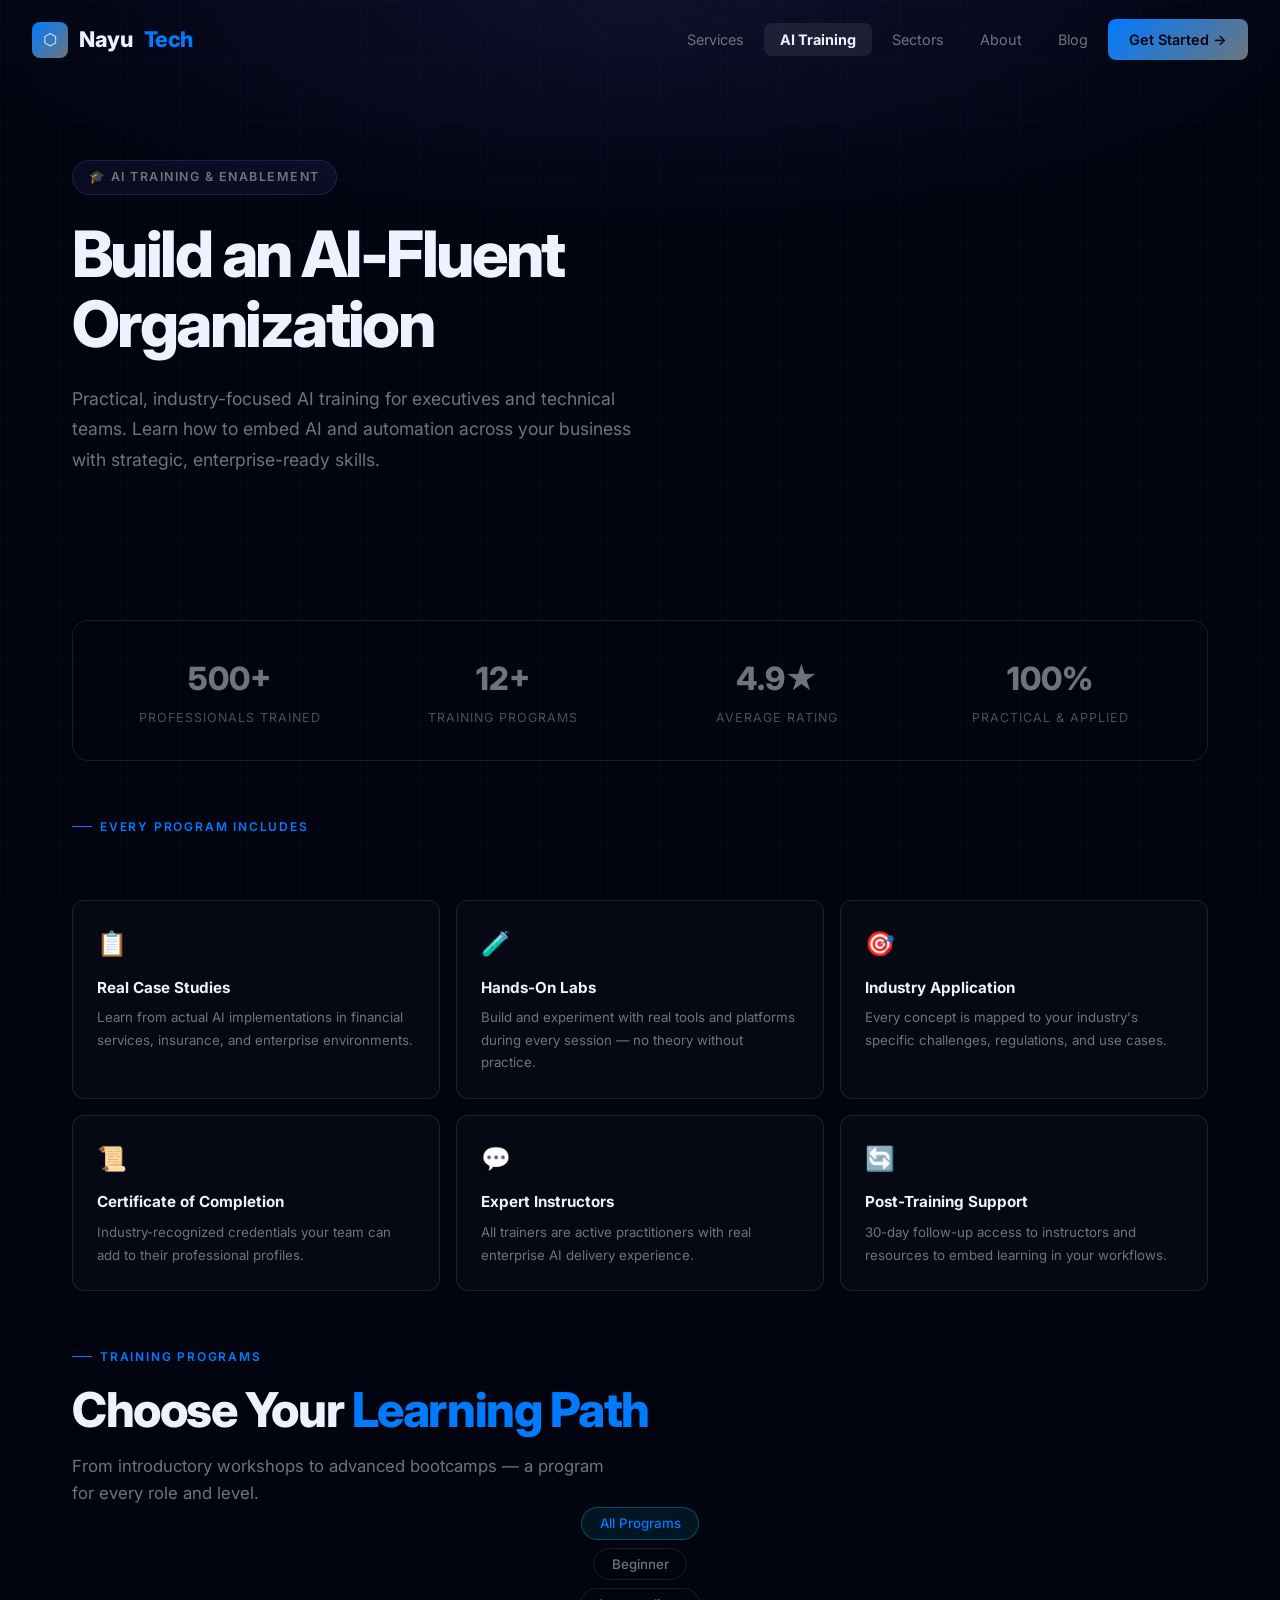
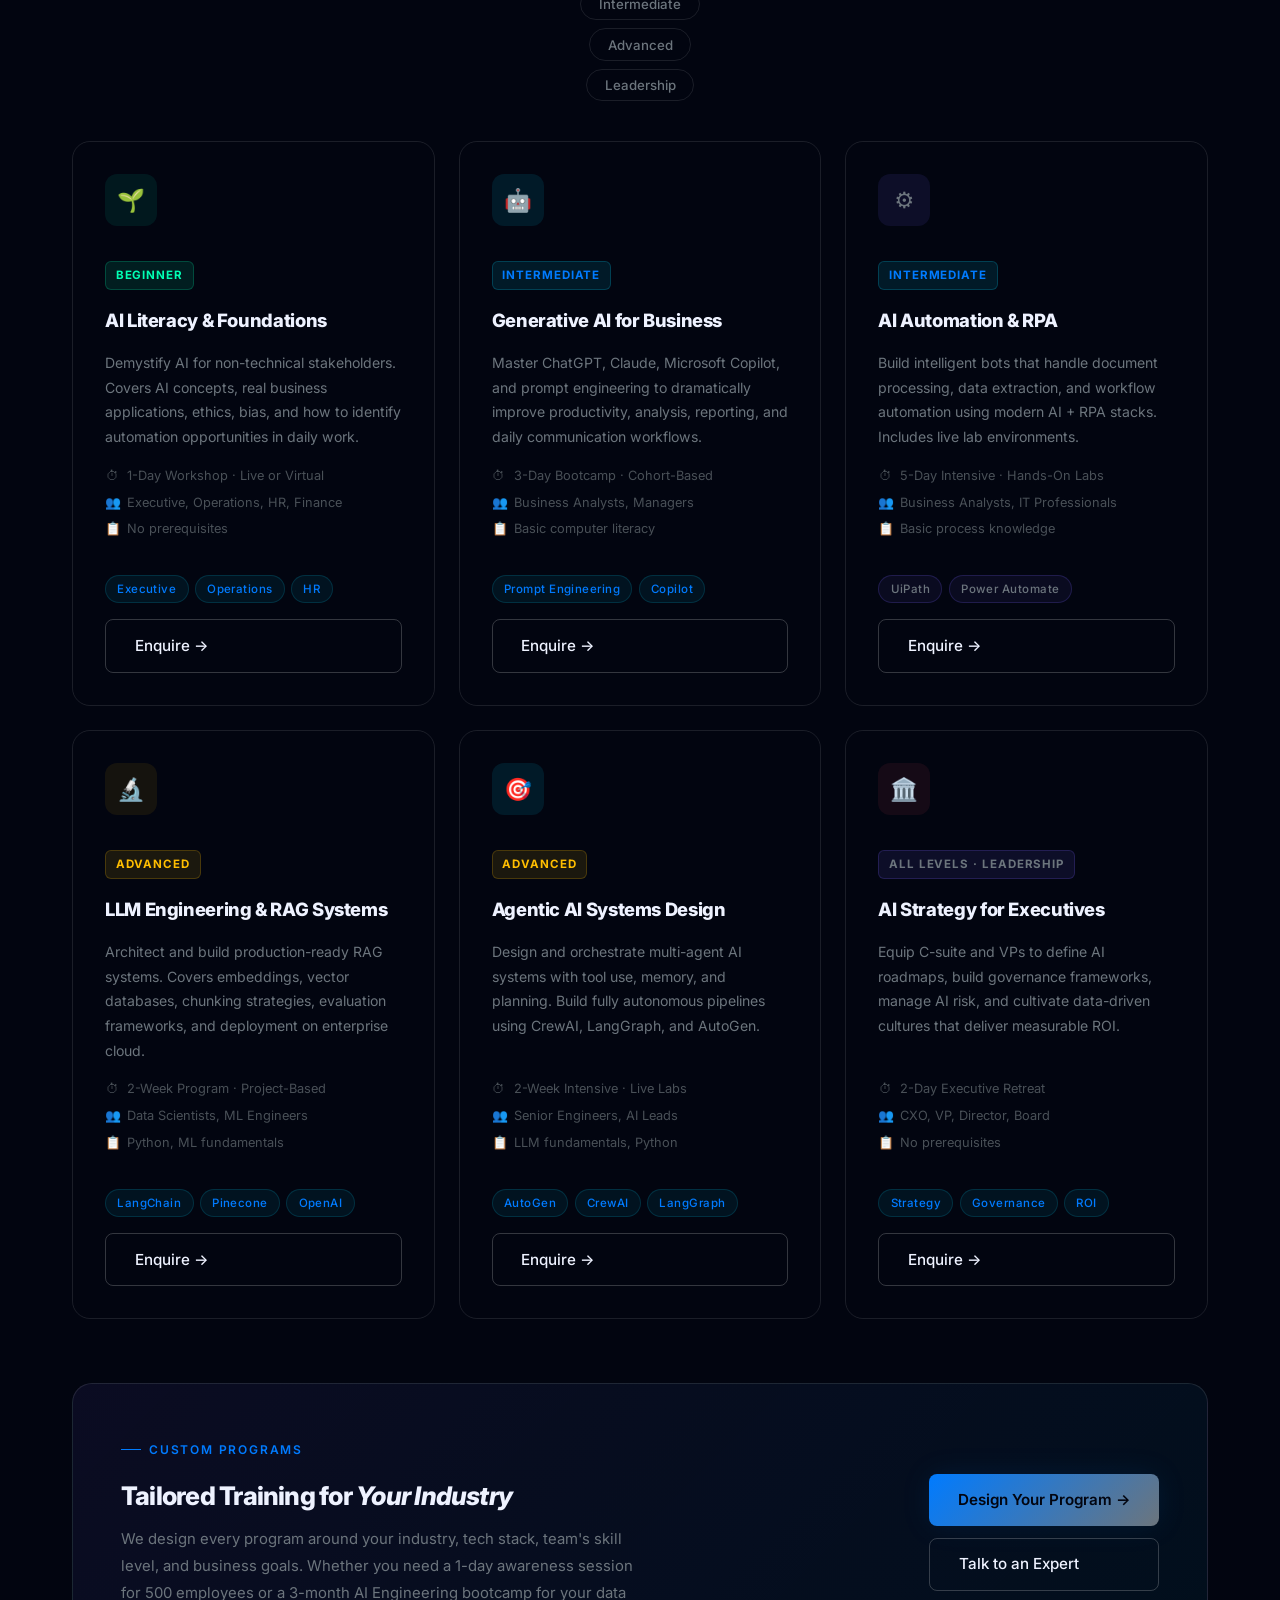
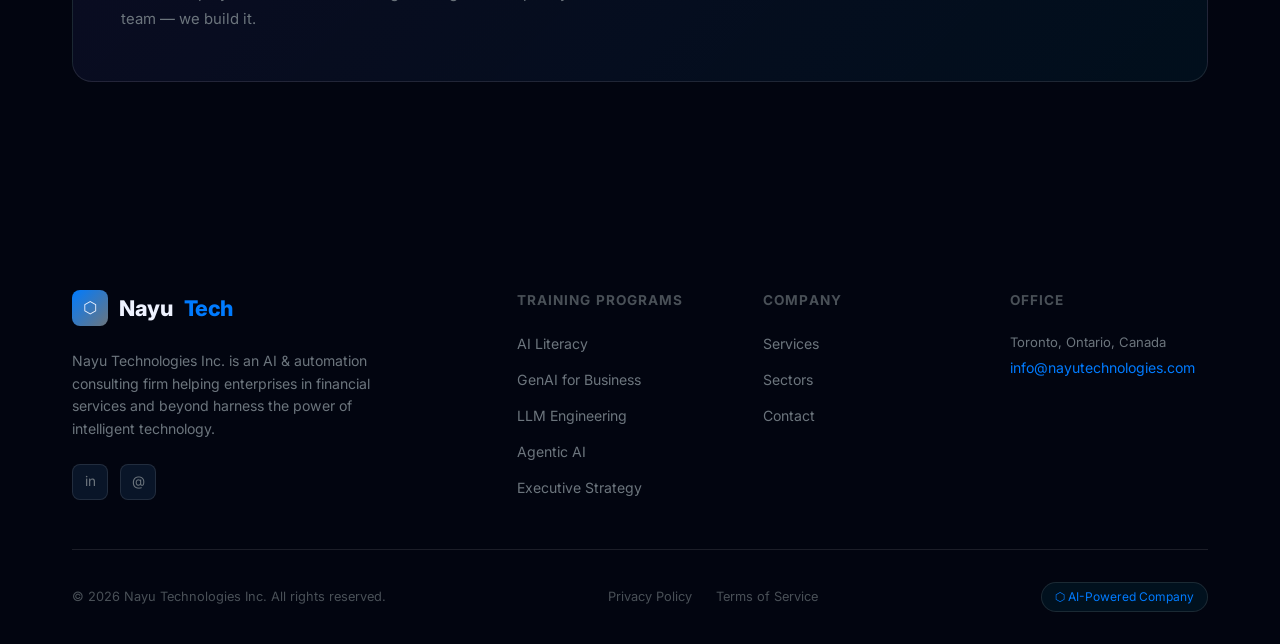
<file: training.html>
<!DOCTYPE html>
<html lang="en">
<head>
  <meta charset="UTF-8" />
  <meta name="viewport" content="width=device-width, initial-scale=1.0" />
  <title>AI Training Programs — Nayu Technologies Inc.</title>
  <meta name="description" content="Practical, industry-focused AI training for every level — from executive AI literacy workshops to advanced LLM engineering bootcamps." />
  <meta property="og:title" content="AI Training Programs — Nayu Technologies Inc." />
  <meta property="og:description" content="Build an AI-fluent organization with Nayu AI Academy. 500+ professionals trained, 4.9★ average rating from enterprise teams." />
  <link rel="canonical" href="https://www.nayutechnologies.com/training" />
  <meta property="og:url" content="https://www.nayutechnologies.com/training" />
  <meta property="og:image" content="https://www.nayutechnologies.com/assets/og-image.png" />
  <meta name="twitter:card" content="summary_large_image" />
  <meta name="twitter:title" content="AI Training Programs — Nayu Technologies Inc." />
  <meta name="twitter:description" content="Build an AI-fluent organization with Nayu AI Academy. 500+ professionals trained, 4.9★ average rating from enterprise teams." />
  <meta name="twitter:image" content="https://www.nayutechnologies.com/assets/og-image.png" />
  <meta property="og:type" content="website" />
  <link rel="preconnect" href="https://fonts.googleapis.com" />
  <link rel="preconnect" href="https://fonts.gstatic.com" crossorigin />
  <link rel="stylesheet" href="https://fonts.googleapis.com/css2?family=Inter:wght@300;400;500;600;700;800&display=swap" />
  <link rel="stylesheet" href="css/style.css" />
  <link rel="icon" href="data:image/svg+xml,<svg xmlns='http://www.w3.org/2000/svg' viewBox='0 0 100 100'><rect width='100' height='100' rx='20' fill='%2300d4ff'/><text y='.9em' font-size='70' x='10'>N</text></svg>" />
  <style>
    .page-hero {
      padding: 10rem 0 5rem;
      position: relative;
      overflow: hidden;
    }
    .page-hero::before {
      content: '';
      position: absolute;
      inset: 0;
      background: radial-gradient(ellipse 80% 60% at 50% 0%, rgba(123,97,255,0.12) 0%, transparent 70%);
      pointer-events: none;
    }
    .page-hero-label {
      display: inline-flex;
      align-items: center;
      gap: 0.5rem;
      font-size: 0.78rem;
      font-weight: 600;
      letter-spacing: 0.12em;
      text-transform: uppercase;
      color: var(--accent-2);
      background: rgba(123,97,255,0.08);
      border: 1px solid rgba(123,97,255,0.2);
      border-radius: 100px;
      padding: 0.4rem 1rem;
      margin-bottom: 1.5rem;
    }
    .page-hero h1 {
      font-family: var(--font-display);
      font-size: clamp(2.4rem, 5vw, 4rem);
      font-weight: 800;
      letter-spacing: -0.04em;
      line-height: 1.1;
      margin-bottom: 1.2rem;
    }
    .page-hero p {
      font-size: 1.1rem;
      color: var(--text-secondary);
      max-width: 580px;
      line-height: 1.75;
    }
    /* Stats bar */
    .stats-bar {
      display: grid;
      grid-template-columns: repeat(4, 1fr);
      gap: 1.5rem;
      background: var(--card-bg);
      border: 1px solid var(--border);
      border-radius: 16px;
      padding: 2rem;
      margin: 3rem 0;
    }
    .stat-item {
      text-align: center;
    }
    .stat-item .val {
      font-family: var(--font-display);
      font-size: 2rem;
      font-weight: 800;
      color: var(--accent-2);
    }
    .stat-item .lbl {
      font-size: 0.78rem;
      color: var(--text-dim);
      text-transform: uppercase;
      letter-spacing: 0.08em;
      margin-top: 0.25rem;
    }
    /* Learning path filter */
    .filter-bar {
      display: flex;
      gap: 0.5rem;
      flex-wrap: wrap;
      margin-bottom: 2.5rem;
    }
    .filter-btn {
      background: transparent;
      border: 1px solid var(--border);
      color: var(--text-secondary);
      border-radius: 100px;
      padding: 0.45rem 1.1rem;
      font-size: 0.83rem;
      font-weight: 500;
      cursor: pointer;
      transition: all 0.2s;
      font-family: var(--font-body);
    }
    .filter-btn:hover, .filter-btn.active {
      background: rgba(0,212,255,0.08);
      border-color: rgba(0,212,255,0.3);
      color: var(--accent);
    }
    /* Program cards */
    .programs-grid {
      display: grid;
      grid-template-columns: repeat(3, 1fr);
      gap: 1.5rem;
    }
    .program-card {
      background: var(--card-bg);
      border: 1px solid var(--border);
      border-radius: 18px;
      padding: 2rem;
      display: flex;
      flex-direction: column;
      gap: 1rem;
      transition: border-color 0.3s, transform 0.3s, box-shadow 0.3s;
    }
    .program-card:hover {
      border-color: rgba(0,212,255,0.25);
      transform: translateY(-4px);
      box-shadow: 0 20px 60px rgba(0,0,0,0.3);
    }
    .program-card h3 {
      font-family: var(--font-display);
      font-size: 1.15rem;
      font-weight: 800;
      letter-spacing: -0.02em;
      margin: 0;
    }
    .program-card p {
      font-size: 0.88rem;
      color: var(--text-secondary);
      line-height: 1.75;
      margin: 0;
      flex: 1;
    }
    .program-meta {
      display: flex;
      flex-direction: column;
      gap: 0.4rem;
    }
    .program-meta-row {
      display: flex;
      align-items: center;
      gap: 0.5rem;
      font-size: 0.8rem;
      color: var(--text-dim);
    }
    .program-meta-row span:first-child {
      width: 14px;
      text-align: center;
    }
    .level-badge {
      display: inline-block;
      font-size: 0.72rem;
      font-weight: 700;
      text-transform: uppercase;
      letter-spacing: 0.08em;
      border-radius: 6px;
      padding: 0.25rem 0.6rem;
    }
    .level-beginner { background: rgba(0,255,180,0.1); color: #00ffb4; border: 1px solid rgba(0,255,180,0.2); }
    .level-intermediate { background: rgba(0,212,255,0.1); color: var(--accent); border: 1px solid rgba(0,212,255,0.2); }
    .level-advanced { background: rgba(255,190,0,0.1); color: #ffbe00; border: 1px solid rgba(255,190,0,0.2); }
    .level-all { background: rgba(123,97,255,0.1); color: var(--accent-2); border: 1px solid rgba(123,97,255,0.2); }
    /* Custom section */
    .custom-band {
      margin: 4rem 0 2rem;
      background: linear-gradient(135deg, rgba(123,97,255,0.08), rgba(0,212,255,0.05));
      border: 1px solid var(--border);
      border-radius: 20px;
      padding: 3rem;
      display: grid;
      grid-template-columns: 1fr auto;
      align-items: center;
      gap: 2rem;
    }
    .custom-band h2 {
      font-family: var(--font-display);
      font-size: 1.6rem;
      font-weight: 800;
      letter-spacing: -0.03em;
      margin-bottom: 0.6rem;
    }
    .custom-band p {
      color: var(--text-secondary);
      font-size: 0.93rem;
      line-height: 1.8;
      max-width: 520px;
      margin: 0;
    }
    .custom-band .btn-group {
      display: flex;
      flex-direction: column;
      gap: 0.75rem;
      flex-shrink: 0;
    }
    /* What's included */
    .included-grid {
      display: grid;
      grid-template-columns: repeat(3, 1fr);
      gap: 1rem;
      margin: 3rem 0;
    }
    .included-item {
      background: rgba(255,255,255,0.02);
      border: 1px solid var(--border);
      border-radius: 12px;
      padding: 1.5rem;
    }
    .included-item .icon { font-size: 1.5rem; margin-bottom: 0.75rem; }
    .included-item h4 {
      font-family: var(--font-display);
      font-size: 0.95rem;
      font-weight: 700;
      margin-bottom: 0.4rem;
    }
    .included-item p {
      font-size: 0.83rem;
      color: var(--text-secondary);
      line-height: 1.7;
      margin: 0;
    }
    @media (max-width: 900px) {
      .programs-grid { grid-template-columns: 1fr 1fr; }
      .included-grid { grid-template-columns: 1fr 1fr; }
      .stats-bar { grid-template-columns: 1fr 1fr; }
      .custom-band { grid-template-columns: 1fr; }
    }
    @media (max-width: 580px) {
      .programs-grid { grid-template-columns: 1fr; }
      .included-grid { grid-template-columns: 1fr; }
      .stats-bar { grid-template-columns: 1fr 1fr; }
    }
  </style>
</head>
<body>

<nav class="navbar" id="navbar">
  <a href="index.html" class="nav-logo">
    <div class="nav-logo-icon">⬡</div>
    Nayu<span>Tech</span>
  </a>
  <ul class="nav-links">
    <li><a href="services.html">Services</a></li>
    <li><a href="training.html" class="active">AI Training</a></li>
    <li><a href="sectors.html">Sectors</a></li>
    <li><a href="about.html">About</a></li>
    <li><a href="blogs.html">Blog</a></li>
    <li><a href="contact-us.html" class="nav-cta btn">Get Started →</a></li>
  </ul>
  <div class="nav-hamburger" id="hamburger" role="button" tabindex="0" aria-label="Open menu" aria-controls="mobile-menu" aria-expanded="false">
    <span></span><span></span><span></span>
  </div>
</nav>
<div class="mobile-menu" id="mobile-menu" aria-hidden="true">
  <span class="mobile-close" id="mobile-close" role="button" tabindex="0" aria-label="Close menu">✕</span>
  <a href="services.html">Services</a>
  <a href="training.html">AI Training</a>
  <a href="sectors.html">Sectors</a>
  <a href="about.html">About</a>
  <a href="blogs.html">Blog</a>
  <a href="contact-us.html" style="color: var(--accent)">Get Started →</a>
</div>

<!-- HERO -->
<section class="page-hero">
  <div class="container">
    <div class="page-hero-label">🎓 AI Training & Enablement</div>
    <h1>Build an <span class="gradient-text">AI-Fluent</span><br>Organization</h1>
    <p>Practical, industry-focused AI training for executives and technical teams. Learn how to embed AI and automation across your business with strategic, enterprise-ready skills.</p>
  </div>
</section>

<section class="section-pad" style="padding-top: 1rem;">
  <div class="container">

    <!-- Stats -->
    <div class="stats-bar reveal">
      <div class="stat-item">
        <div class="val">500+</div>
        <div class="lbl">Professionals Trained</div>
      </div>
      <div class="stat-item">
        <div class="val">12+</div>
        <div class="lbl">Training Programs</div>
      </div>
      <div class="stat-item">
        <div class="val">4.9★</div>
        <div class="lbl">Average Rating</div>
      </div>
      <div class="stat-item">
        <div class="val">100%</div>
        <div class="lbl">Practical &amp; Applied</div>
      </div>
    </div>

    <!-- What's included -->
    <div class="reveal">
      <div class="section-label">Every Program Includes</div>
    </div>
    <div class="included-grid">
      <div class="included-item reveal reveal-delay-1">
        <div class="icon">📋</div>
        <h4>Real Case Studies</h4>
        <p>Learn from actual AI implementations in financial services, insurance, and enterprise environments.</p>
      </div>
      <div class="included-item reveal reveal-delay-2">
        <div class="icon">🧪</div>
        <h4>Hands-On Labs</h4>
        <p>Build and experiment with real tools and platforms during every session — no theory without practice.</p>
      </div>
      <div class="included-item reveal reveal-delay-3">
        <div class="icon">🎯</div>
        <h4>Industry Application</h4>
        <p>Every concept is mapped to your industry's specific challenges, regulations, and use cases.</p>
      </div>
      <div class="included-item reveal reveal-delay-1">
        <div class="icon">📜</div>
        <h4>Certificate of Completion</h4>
        <p>Industry-recognized credentials your team can add to their professional profiles.</p>
      </div>
      <div class="included-item reveal reveal-delay-2">
        <div class="icon">💬</div>
        <h4>Expert Instructors</h4>
        <p>All trainers are active practitioners with real enterprise AI delivery experience.</p>
      </div>
      <div class="included-item reveal reveal-delay-3">
        <div class="icon">🔄</div>
        <h4>Post-Training Support</h4>
        <p>30-day follow-up access to instructors and resources to embed learning in your workflows.</p>
      </div>
    </div>

    <!-- Programs -->
    <div class="reveal" style="margin-top: 3rem;">
      <div class="section-label" id="programs">Training Programs</div>
      <h2 class="section-title">Choose Your <em>Learning Path</em></h2>
      <p class="section-sub">From introductory workshops to advanced bootcamps — a program for every role and level.</p>
    </div>

    <div class="filter-bar">
      <button class="filter-btn active" data-filter="all">All Programs</button>
      <button class="filter-btn" data-filter="beginner">Beginner</button>
      <button class="filter-btn" data-filter="intermediate">Intermediate</button>
      <button class="filter-btn" data-filter="advanced">Advanced</button>
      <button class="filter-btn" data-filter="leadership">Leadership</button>
    </div>

    <div class="programs-grid">

      <div class="program-card reveal reveal-delay-1" data-level="beginner">
        <div class="card-icon card-icon-teal">🌱</div>
        <div><span class="level-badge level-beginner">Beginner</span></div>
        <h3>AI Literacy &amp; Foundations</h3>
        <p>Demystify AI for non-technical stakeholders. Covers AI concepts, real business applications, ethics, bias, and how to identify automation opportunities in daily work.</p>
        <div class="program-meta">
          <div class="program-meta-row"><span>⏱</span> 1-Day Workshop · Live or Virtual</div>
          <div class="program-meta-row"><span>👥</span> Executive, Operations, HR, Finance</div>
          <div class="program-meta-row"><span>📋</span> No prerequisites</div>
        </div>
        <div class="card-tags">
          <span class="tag">Executive</span><span class="tag">Operations</span><span class="tag">HR</span>
        </div>
        <a href="contact.html" class="btn btn-outline" style="text-align:center">Enquire →</a>
      </div>

      <div class="program-card reveal reveal-delay-2" data-level="intermediate">
        <div class="card-icon card-icon-blue">🤖</div>
        <div><span class="level-badge level-intermediate">Intermediate</span></div>
        <h3>Generative AI for Business</h3>
        <p>Master ChatGPT, Claude, Microsoft Copilot, and prompt engineering to dramatically improve productivity, analysis, reporting, and daily communication workflows.</p>
        <div class="program-meta">
          <div class="program-meta-row"><span>⏱</span> 3-Day Bootcamp · Cohort-Based</div>
          <div class="program-meta-row"><span>👥</span> Business Analysts, Managers</div>
          <div class="program-meta-row"><span>📋</span> Basic computer literacy</div>
        </div>
        <div class="card-tags">
          <span class="tag">Prompt Engineering</span><span class="tag">Copilot</span>
        </div>
        <a href="contact.html" class="btn btn-outline" style="text-align:center">Enquire →</a>
      </div>

      <div class="program-card reveal reveal-delay-3" data-level="intermediate">
        <div class="card-icon card-icon-purple">⚙️</div>
        <div><span class="level-badge level-intermediate">Intermediate</span></div>
        <h3>AI Automation &amp; RPA</h3>
        <p>Build intelligent bots that handle document processing, data extraction, and workflow automation using modern AI + RPA stacks. Includes live lab environments.</p>
        <div class="program-meta">
          <div class="program-meta-row"><span>⏱</span> 5-Day Intensive · Hands-On Labs</div>
          <div class="program-meta-row"><span>👥</span> Business Analysts, IT Professionals</div>
          <div class="program-meta-row"><span>📋</span> Basic process knowledge</div>
        </div>
        <div class="card-tags">
          <span class="tag tag-purple">UiPath</span><span class="tag tag-purple">Power Automate</span>
        </div>
        <a href="contact.html" class="btn btn-outline" style="text-align:center">Enquire →</a>
      </div>

      <div class="program-card reveal reveal-delay-1" data-level="advanced">
        <div class="card-icon card-icon-gold">🔬</div>
        <div><span class="level-badge level-advanced">Advanced</span></div>
        <h3>LLM Engineering &amp; RAG Systems</h3>
        <p>Architect and build production-ready RAG systems. Covers embeddings, vector databases, chunking strategies, evaluation frameworks, and deployment on enterprise cloud.</p>
        <div class="program-meta">
          <div class="program-meta-row"><span>⏱</span> 2-Week Program · Project-Based</div>
          <div class="program-meta-row"><span>👥</span> Data Scientists, ML Engineers</div>
          <div class="program-meta-row"><span>📋</span> Python, ML fundamentals</div>
        </div>
        <div class="card-tags">
          <span class="tag">LangChain</span><span class="tag">Pinecone</span><span class="tag">OpenAI</span>
        </div>
        <a href="contact.html" class="btn btn-outline" style="text-align:center">Enquire →</a>
      </div>

      <div class="program-card reveal reveal-delay-2" data-level="advanced">
        <div class="card-icon card-icon-blue">🎯</div>
        <div><span class="level-badge level-advanced">Advanced</span></div>
        <h3>Agentic AI Systems Design</h3>
        <p>Design and orchestrate multi-agent AI systems with tool use, memory, and planning. Build fully autonomous pipelines using CrewAI, LangGraph, and AutoGen.</p>
        <div class="program-meta">
          <div class="program-meta-row"><span>⏱</span> 2-Week Intensive · Live Labs</div>
          <div class="program-meta-row"><span>👥</span> Senior Engineers, AI Leads</div>
          <div class="program-meta-row"><span>📋</span> LLM fundamentals, Python</div>
        </div>
        <div class="card-tags">
          <span class="tag">AutoGen</span><span class="tag">CrewAI</span><span class="tag">LangGraph</span>
        </div>
        <a href="contact.html" class="btn btn-outline" style="text-align:center">Enquire →</a>
      </div>

      <div class="program-card reveal reveal-delay-3" data-level="leadership">
        <div class="card-icon card-icon-red">🏛️</div>
        <div><span class="level-badge level-all">All Levels · Leadership</span></div>
        <h3>AI Strategy for Executives</h3>
        <p>Equip C-suite and VPs to define AI roadmaps, build governance frameworks, manage AI risk, and cultivate data-driven cultures that deliver measurable ROI.</p>
        <div class="program-meta">
          <div class="program-meta-row"><span>⏱</span> 2-Day Executive Retreat</div>
          <div class="program-meta-row"><span>👥</span> CXO, VP, Director, Board</div>
          <div class="program-meta-row"><span>📋</span> No prerequisites</div>
        </div>
        <div class="card-tags">
          <span class="tag">Strategy</span><span class="tag">Governance</span><span class="tag">ROI</span>
        </div>
        <a href="contact.html" class="btn btn-outline" style="text-align:center">Enquire →</a>
      </div>

    </div>

    <!-- Custom band -->
    <div class="custom-band reveal">
      <div>
        <div class="section-label">Custom Programs</div>
        <h2>Tailored Training for <em>Your Industry</em></h2>
        <p>We design every program around your industry, tech stack, team's skill level, and business goals. Whether you need a 1-day awareness session for 500 employees or a 3-month AI Engineering bootcamp for your data team — we build it.</p>
      </div>
      <div class="btn-group">
        <a href="contact.html" class="btn btn-primary">Design Your Program →</a>
        <a href="contact.html" class="btn btn-outline">Talk to an Expert</a>
      </div>
    </div>

  </div>
</section>

<!-- FOOTER -->
<footer class="footer">
  <div class="container">
    <div class="footer-grid">
      <div class="footer-brand">
        <a href="index.html" class="nav-logo" style="margin-bottom:0.5rem; display:inline-flex">
          <div class="nav-logo-icon">⬡</div>
          Nayu<span>Tech</span>
        </a>
        <p>Nayu Technologies Inc. is an AI &amp; automation consulting firm helping enterprises in financial services and beyond harness the power of intelligent technology.</p>
        <div class="footer-social">
          <a href="https://www.linkedin.com/company/nayutech" class="social-btn" title="LinkedIn" aria-label="LinkedIn" target="_blank" rel="noopener noreferrer">in</a>
          <a href="mailto:info@nayutechnologies.com" class="social-btn" title="Email" aria-label="Email">@</a>
        </div>
      </div>
      <div class="footer-col">
        <h5>Training Programs</h5>
        <ul>
          <li><a href="training.html">AI Literacy</a></li>
          <li><a href="training.html">GenAI for Business</a></li>
          <li><a href="training.html">LLM Engineering</a></li>
          <li><a href="training.html">Agentic AI</a></li>
          <li><a href="training.html">Executive Strategy</a></li>
        </ul>
      </div>
      <div class="footer-col">
        <h5>Company</h5>
        <ul>
          <li><a href="services.html">Services</a></li>
          <li><a href="sectors.html">Sectors</a></li>
          <li><a href="contact-us.html">Contact</a></li>
        </ul>
      </div>
      <div class="footer-col">
        <h5>Office</h5>
        <p style="font-size:0.82rem; color:var(--text-secondary); line-height:1.8; margin-top:0.5rem">
          Toronto, Ontario, Canada<br>
          <a href="mailto:info@nayutechnologies.com" style="color:var(--accent)">info@nayutechnologies.com</a>
        </p>
      </div>
    </div>
    <div class="footer-bottom">
      <span>© 2026 Nayu Technologies Inc. All rights reserved.</span>
      <div style="display:flex; gap:1.5rem;">
        <a href="contact-us.html">Privacy Policy</a>
        <a href="contact-us.html">Terms of Service</a>
      </div>
      <div class="footer-badge">⬡ AI-Powered Company</div>
    </div>
  </div>
</footer>

<script src="js/main.js"></script>
<script>
  // Filter functionality
  document.querySelectorAll('.filter-btn').forEach(btn => {
    btn.addEventListener('click', () => {
      document.querySelectorAll('.filter-btn').forEach(b => b.classList.remove('active'));
      btn.classList.add('active');
      const filter = btn.dataset.filter;
      document.querySelectorAll('.program-card').forEach(card => {
        if (filter === 'all' || card.dataset.level === filter) {
          card.style.display = 'flex';
        } else {
          card.style.display = 'none';
        }
      });
    });
  });
</script>
</body>
</html>
</file>
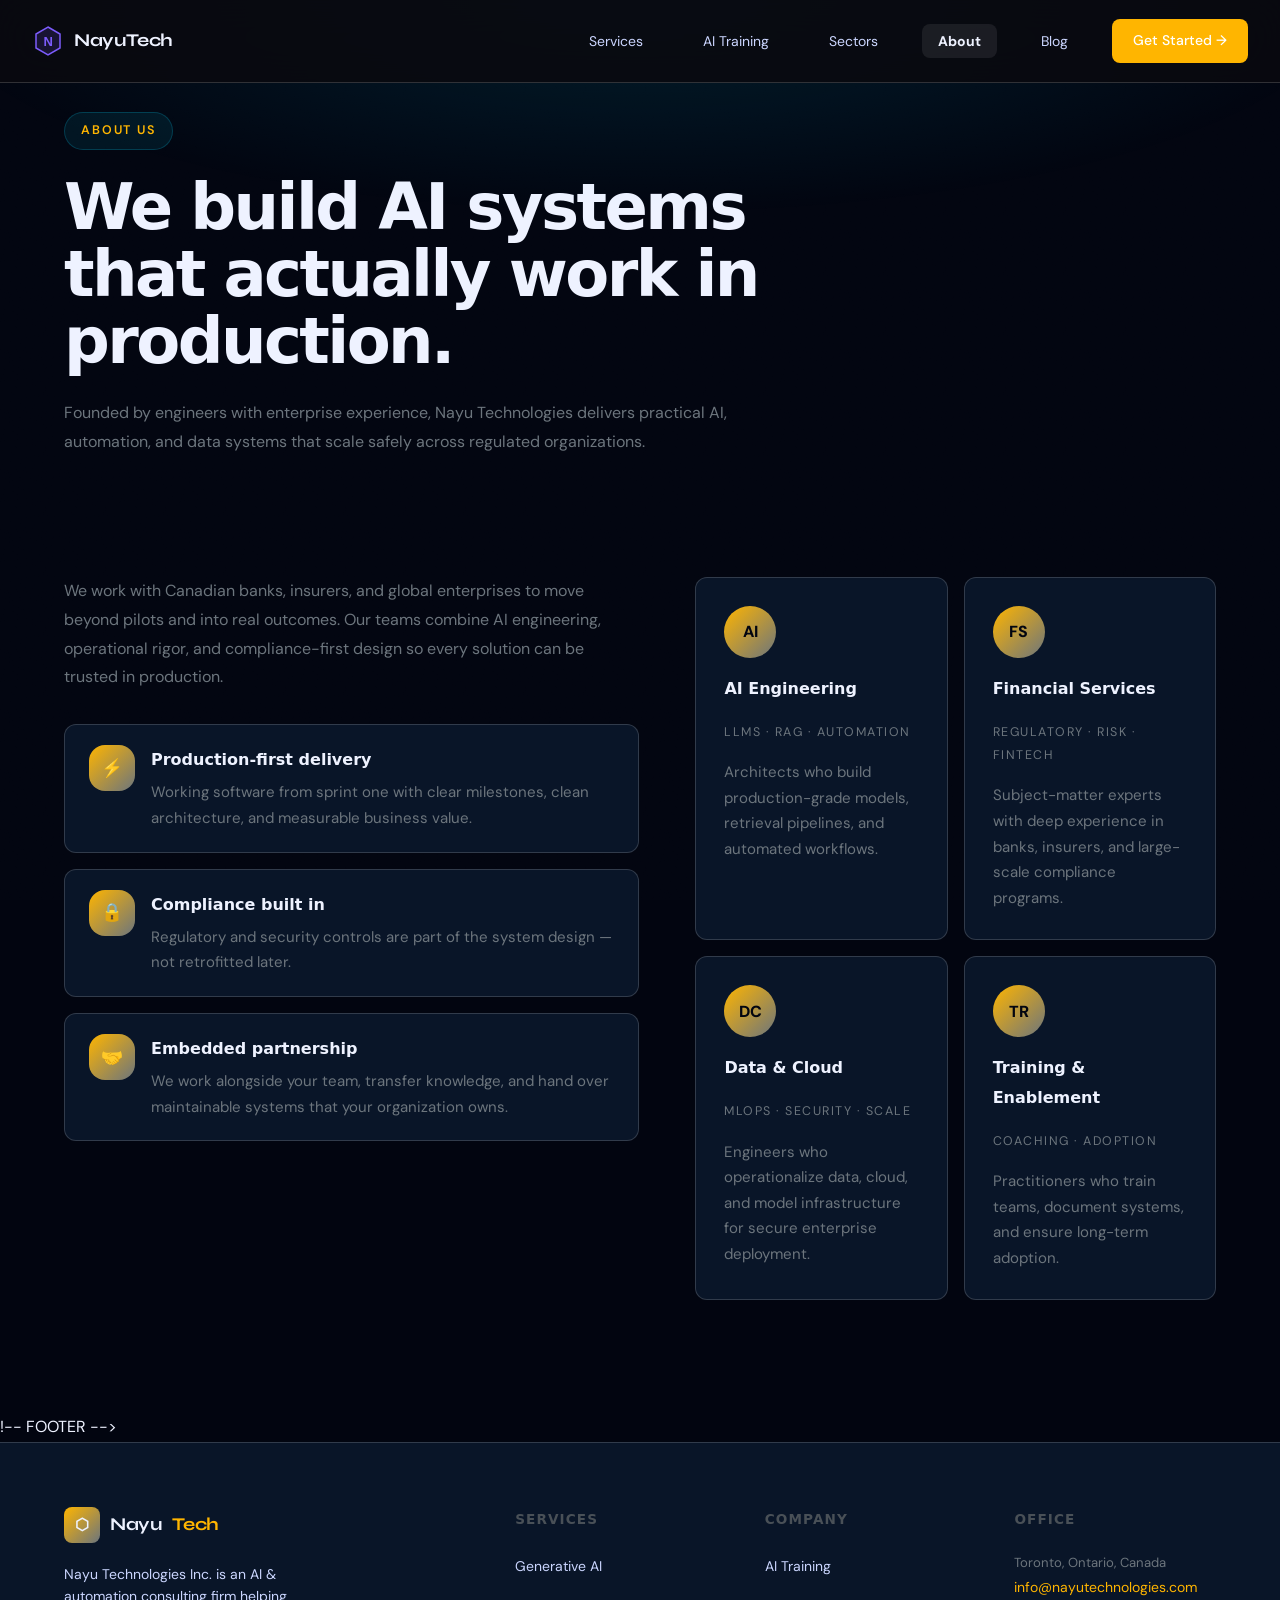
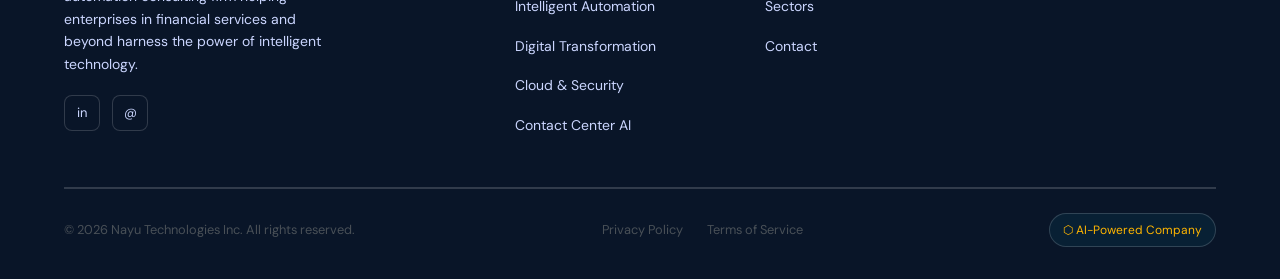
<file: pages/about.html>
<!DOCTYPE html>
<html lang="en">
<head>
  <meta charset="UTF-8" />
  <meta name="viewport" content="width=device-width, initial-scale=1.0" />
  <title>Services — Nayu Technologies Inc.</title>
  <meta name="description" content="AI-first services for the modern enterprise — Generative AI, Intelligent Automation, Digital Transformation, Cloud & Cybersecurity, and Contact Center Modernization." />
  <meta property="og:title" content="Services — Nayu Technologies Inc." />
  <meta property="og:description" content="From strategy to deployment — we build intelligent systems that create lasting competitive advantage through AI consulting and enterprise IT services." />
  <link rel="canonical" href="https://www.nayutechnologies.com/pages/services.html" />
  <meta property="og:url" content="https://www.nayutechnologies.com/pages/services.html" />
  <meta property="og:image" content="https://www.nayutechnologies.com/assets/og-image.png" />
  <meta name="twitter:card" content="summary_large_image" />
  <meta name="twitter:title" content="Services — Nayu Technologies Inc." />
  <meta name="twitter:description" content="From strategy to deployment — we build intelligent systems that create lasting competitive advantage through AI consulting and enterprise IT services." />
  <meta name="twitter:image" content="https://www.nayutechnologies.com/assets/og-image.png" />
  <meta property="og:type" content="website" />
  <link rel="preconnect" href="https://fonts.googleapis.com" />
  <link rel="preconnect" href="https://fonts.gstatic.com" crossorigin />
  <link rel="stylesheet" href="https://fonts.googleapis.com/css2?family=Syne:wght@400;600;700;800&family=DM+Sans:ital,opsz,wght@0,9..40,300;0,9..40,400;0,9..40,500;1,9..40,300&display=optional" />
  <link rel="stylesheet" href="../css/style.css" />
  <link rel="icon" href="data:image/svg+xml,<svg xmlns='http://www.w3.org/2000/svg' viewBox='0 0 100 100'><rect width='100' height='100' rx='20' fill='%2300d4ff'/><text y='.9em' font-size='70' x='10'>N</text></svg>" />
  <style>
    /* ═══════════════════════════════════════════
       DESIGN SYSTEM  (unchanged from original)
    ═══════════════════════════════════════════ */
    *, *::before, *::after { box-sizing: border-box; margin: 0; padding: 0; }

    :root {
      --bg:       #020510;
      --bg2:      #091528;
      --bg3:      #0e1c34;
      --card:     #13131c;
      --border:   rgba(255,255,255,0.16);
      --border-h: rgba(255,255,255,0.35);
      --accent:   #ffb500;
      --accent2:  #7b61ff;
      --cyan:     #22d3ee;
      --text:     #eef2ff;
      --muted:    #cbd6ff;
      --muted2:   #7a8fb8;
      --tag-bg:   rgba(255,181,0,0.12);
      --tag-text: #ffb500;
      --font-head: 'Syne', sans-serif;
      --font-body: 'DM Sans', sans-serif;
      --radius: 14px;
      --section-gap: 120px;
    }

    html { scroll-behavior: smooth; }

    body {
      background: var(--bg);
      color: var(--text);
      font-family: var(--font-body);
      font-size: 16px;
      line-height: 1.85;
    }

    body::before {
      content: '';
      position: fixed;
      inset: 0;
      background-image: url("data:image/svg+xml,%3Csvg viewBox='0 0 200 200' xmlns='http://www.w3.org/2000/svg'%3E%3Cfilter id='n'%3E%3CfeTurbulence type='fractalNoise' baseFrequency='0.9' numOctaves='4' stitchTiles='stitch'/%3E%3C/filter%3E%3Crect width='100%25' height='100%25' filter='url(%23n)' opacity='0.04'/%3E%3C/svg%3E");
      pointer-events: none;
      z-index: 0;
      opacity: 0.4;
    }

    .page-bg-grid {
      position: fixed; inset: 0;
      background-image: radial-gradient(circle, rgba(255,255,255,0.04) 1px, transparent 1px);
      background-size: 40px 40px;
      pointer-events: none;
      z-index: 0;
    }

    /* ── Layout ── */
    .container { max-width: 1200px; margin: 0 auto; padding: 0 24px; }
    section { position: relative; z-index: 1; }

    /* ═══════════════════════════════════════════
       NAV
    ═══════════════════════════════════════════ */
    nav {
      position: sticky; top: 0; z-index: 100;
      background: rgba(10,10,15,0.88);
      backdrop-filter: blur(18px);
      -webkit-backdrop-filter: blur(18px);
      border-bottom: 1px solid var(--border);
    }
    .nav-inner {
      max-width: 1200px; margin: 0 auto; padding: 0 24px;
      height: 64px;
      display: flex; align-items: center; justify-content: space-between;
    }
    .nav-logo {
      display: flex; align-items: center; gap: 10px;
      text-decoration: none;
      font-family: var(--font-head); font-weight: 700; font-size: 18px;
      color: var(--text); letter-spacing: -0.02em;
    }
    .hex-icon { width: 32px; height: 32px; display: flex; align-items: center; justify-content: center; }
    .nav-links { display: flex; align-items: center; gap: 28px; list-style: none; }
    .nav-links a { text-decoration: none; color: var(--muted); font-size: 14px; transition: color 0.2s; }
    .nav-links a:hover { color: var(--text); }
    .nav-cta {
      background: var(--accent) !important; color: #fff !important;
      padding: 8px 18px; border-radius: 8px; font-weight: 500 !important;
      transition: background 0.2s !important;
    }
    .nav-cta:hover { background: var(--accent2) !important; }

    /* Mobile nav */
    .nav-hamburger {
      display: none; background: none; border: 1px solid var(--border);
      border-radius: 8px; padding: 6px 10px; cursor: pointer; color: var(--muted);
      font-size: 18px;
    }
    .mobile-menu {
      display: none; position: fixed; inset: 64px 0 0 0;
      background: rgba(10,10,15,0.97); backdrop-filter: blur(20px);
      z-index: 99; flex-direction: column; gap: 0;
      padding: 24px;
    }
    .mobile-menu.open { display: flex; }
    .mobile-menu a {
      display: block; padding: 16px 0;
      border-bottom: 1px solid var(--border);
      text-decoration: none; color: var(--text);
      font-size: 18px; font-family: var(--font-head);
    }
    .mobile-menu a:last-child { border-bottom: none; }

    @media (max-width: 768px) {
      .nav-links { display: none; }
      .nav-hamburger { display: block; }
    }

    /* ═══════════════════════════════════════════
       HERO
    ═══════════════════════════════════════════ */
    .hero {
      padding: 60px 24px 80px;
      text-align: center;
      overflow: hidden;
    }
    .hero::before {
      content: '';
      position: absolute; top: -100px; left: 50%; transform: translateX(-50%);
      width: 800px; height: 500px;
      background: radial-gradient(ellipse at 50% 0%, rgba(124,92,252,0.2) 0%, transparent 65%);
      pointer-events: none;
    }
    .hero-trust-bar {
      display: inline-flex; align-items: center; gap: 8px;
      background: var(--tag-bg); border: 1px solid rgba(124,92,252,0.2);
      border-radius: 100px; padding: 6px 16px;
      font-size: 12px; letter-spacing: 0.08em; text-transform: uppercase;
      color: var(--accent2); margin-bottom: 32px;
    }
    .hero-trust-bar::before {
      content: ''; width: 6px; height: 6px; border-radius: 50%;
      background: var(--accent); animation: pulse 2s ease-in-out infinite;
    }
    @keyframes pulse { 0%,100%{opacity:1;transform:scale(1)} 50%{opacity:.5;transform:scale(.7)} }

    .hero h1 {
      font-family: var(--font-head); font-size: clamp(32px,4vw,56px);
      font-weight: 800; letter-spacing: -0.03em; line-height: 1.06;
      max-width: 820px; margin: 0 auto 24px;
    }
    .hero h1 em {
      font-style: normal;
      background: linear-gradient(135deg, var(--accent2) 0%, var(--cyan) 100%);
      -webkit-background-clip: text; -webkit-text-fill-color: transparent; background-clip: text;
    }
    .hero-sub {
      color: var(--muted); font-size: 18px; font-weight: 300;
      max-width: 560px; margin: 0 auto 40px; line-height: 1.65;
    }
    .hero-ctas { display: flex; gap: 14px; justify-content: center; flex-wrap: wrap; }
    .btn-primary {
      display: inline-flex; align-items: center; gap: 8px;
      background: var(--accent); color: #fff;
      padding: 14px 28px; border-radius: 10px;
      text-decoration: none; font-weight: 500; font-size: 15px;
      transition: background 0.2s, transform 0.15s;
    }
    .btn-primary:hover { background: var(--accent2); transform: translateY(-1px); }
    .btn-ghost {
      display: inline-flex; align-items: center; gap: 8px;
      border: 1px solid var(--border-h); color: var(--text);
      padding: 14px 28px; border-radius: 10px;
      text-decoration: none; font-size: 15px;
      transition: border-color 0.2s, background 0.2s;
    }
    .btn-ghost:hover { border-color: rgba(124,92,252,0.4); background: var(--tag-bg); }

    /* ── Stats ── */
    .stats-row {
      display: flex; gap: 0; justify-content: center;
      margin: 64px auto 0; max-width: 800px;
      border: 1px solid var(--border); border-radius: var(--radius);
      overflow: hidden; background: var(--card);
    }
    .stat {
      flex: 1; padding: 28px 20px; text-align: center;
      border-right: 1px solid var(--border);
    }
    .stat:last-child { border-right: none; }
    .stat-num {
      font-family: var(--font-head); font-size: 36px; font-weight: 800;
      letter-spacing: -0.03em; color: var(--text); display: block;
    }
    .stat-label { font-size: 13px; color: var(--muted); margin-top: 4px; }

    /* ── Ticker ── */
    .ticker-wrap {
      margin: 48px 0 0; overflow: hidden;
      border-top: 1px solid var(--border); border-bottom: 1px solid var(--border);
      padding: 14px 0; background: var(--bg2);
    }
    .ticker-inner {
      display: flex; gap: 48px; width: max-content;
      animation: ticker 28s linear infinite;
    }
    .ticker-inner:hover { animation-play-state: paused; }
    @keyframes ticker { from{transform:translateX(0)} to{transform:translateX(-50%)} }
    .ticker-item { font-size: 14px; color: var(--muted); white-space: nowrap; display: flex; align-items: center; gap: 10px; }
    .ticker-item span { font-size: 16px; }

    /* ═══════════════════════════════════════════
       SECTION HEADER (reusable)
    ═══════════════════════════════════════════ */
    .section-eyebrow {
      display: inline-block;
      background: var(--tag-bg); border: 1px solid rgba(124,92,252,0.2);
      border-radius: 100px; padding: 5px 14px;
      font-size: 11px; font-weight: 500; letter-spacing: 0.08em; text-transform: uppercase;
      color: var(--accent2); margin-bottom: 20px;
    }
    .section-title {
      font-family: var(--font-head); font-size: clamp(28px,3.5vw,44px);
      font-weight: 800; letter-spacing: -0.03em; line-height: 1.1;
      margin-bottom: 16px;
    }
    .section-title em { font-style: normal; background: linear-gradient(135deg,var(--accent2),var(--cyan)); -webkit-background-clip:text; -webkit-text-fill-color:transparent; background-clip:text; }
    .section-sub { color: var(--muted); font-size: 16px; max-width: 520px; }

    /* ═══════════════════════════════════════════
       SERVICES
    ═══════════════════════════════════════════ */
    #services { padding: var(--section-gap) 0; }
    .services-header { text-align: center; margin-bottom: 60px; }
    .services-header .section-sub { margin: 0 auto; }
    .services-grid {
      display: grid; grid-template-columns: repeat(auto-fill, minmax(340px, 1fr));
      gap: 20px;
    }
    .service-card {
      background: var(--card); border: 1px solid var(--border);
      border-radius: var(--radius); padding: 32px;
      transition: border-color 0.25s, transform 0.25s, box-shadow 0.25s;
      display: flex; flex-direction: column; gap: 16px;
    }
    .service-card:hover {
      border-color: rgba(124,92,252,0.35);
      transform: translateY(-2px);
      box-shadow: 0 16px 48px rgba(0,0,0,0.35);
    }
    .service-icon { font-size: 28px; }
    .service-card h3 {
      font-family: var(--font-head); font-size: 18px; font-weight: 700;
      letter-spacing: -0.02em; line-height: 1.25;
    }
    .service-card p { color: var(--muted); font-size: 14px; line-height: 1.65; }
    .service-bullets { display: flex; flex-direction: column; gap: 6px; margin-top: 4px; }
    .service-bullet {
      display: flex; align-items: center; gap: 8px;
      font-size: 13px; color: var(--muted);
    }
    .service-bullet::before { content:''; width:4px; height:4px; border-radius:50%; background:var(--accent); flex-shrink:0; }
    .service-tags { display: flex; flex-wrap: wrap; gap: 6px; margin-top: auto; padding-top: 16px; border-top: 1px solid var(--border); }
    .stag {
      background: var(--bg3); border: 1px solid var(--border);
      border-radius: 6px; padding: 3px 10px;
      font-size: 11px; color: var(--muted2); font-weight: 500;
    }

    /* ═══════════════════════════════════════════
       APPROACH  (timeline)
    ═══════════════════════════════════════════ */
    #approach { padding: var(--section-gap) 0; background: var(--bg2); }
    .approach-grid {
      display: grid; grid-template-columns: repeat(4,1fr); gap: 24px; margin-top: 60px;
    }
    .approach-card {
      background: var(--card); border: 1px solid var(--border);
      border-radius: var(--radius); padding: 28px; position: relative;
    }
    .approach-num {
      font-family: var(--font-head); font-size: 48px; font-weight: 800;
      color: rgba(124,92,252,0.12); line-height: 1; margin-bottom: 12px;
    }
    .approach-card h4 { font-family: var(--font-head); font-size: 16px; font-weight: 700; margin-bottom: 10px; }
    .approach-card p { color: var(--muted); font-size: 14px; line-height: 1.6; }

    /* ═══════════════════════════════════════════
       TRAINING
    ═══════════════════════════════════════════ */
    #training { padding: var(--section-gap) 0; }
    .training-header { display: grid; grid-template-columns: 1fr auto; align-items: end; gap: 32px; margin-bottom: 48px; }
    .training-stats { display: flex; gap: 32px; flex-shrink: 0; }
    .tstat { text-align: center; }
    .tstat-num { font-family: var(--font-head); font-size: 28px; font-weight: 800; color: var(--accent2); display: block; }
    .tstat-label { font-size: 12px; color: var(--muted); }
    .training-grid { display: grid; grid-template-columns: repeat(3,1fr); gap: 20px; }
    .training-card {
      background: var(--card); border: 1px solid var(--border);
      border-radius: var(--radius); padding: 28px;
      display: flex; flex-direction: column; gap: 12px;
      transition: border-color 0.2s, transform 0.2s;
    }
    .training-card:hover { border-color: rgba(124,92,252,0.35); transform: translateY(-2px); }
    .training-level {
      font-size: 11px; font-weight: 500; letter-spacing: 0.06em; text-transform: uppercase;
      color: var(--muted2);
    }
    .training-icon { font-size: 24px; }
    .training-card h3 { font-family: var(--font-head); font-size: 16px; font-weight: 700; line-height: 1.3; }
    .training-card p { color: var(--muted); font-size: 13px; line-height: 1.6; flex: 1; }
    .training-meta {
      display: flex; align-items: center; gap: 8px;
      font-size: 12px; color: var(--muted2);
      padding-top: 12px; border-top: 1px solid var(--border);
    }

    /* ═══════════════════════════════════════════
       SECTORS
    ═══════════════════════════════════════════ */
    #sectors { padding: var(--section-gap) 0; background: var(--bg2); }
    .sector-tabs { display: flex; gap: 8px; flex-wrap: wrap; margin: 40px 0 32px; }
    .sector-tab {
      background: var(--bg3); border: 1px solid var(--border);
      border-radius: 100px; padding: 8px 18px;
      font-size: 14px; color: var(--muted); cursor: pointer;
      transition: all 0.18s; font-family: var(--font-body);
    }
    .sector-tab:hover, .sector-tab.active {
      background: var(--tag-bg); border-color: rgba(124,92,252,0.4); color: var(--accent2);
    }
    .sector-panel { display: none; }
    .sector-panel.active { display: grid; grid-template-columns: 1fr 1fr; gap: 32px; align-items: start; }
    .sector-list { display: flex; flex-direction: column; gap: 10px; }
    .sector-item {
      display: flex; align-items: center; gap: 10px;
      background: var(--card); border: 1px solid var(--border);
      border-radius: 10px; padding: 14px 16px; font-size: 14px; color: var(--muted);
    }
    .sector-item::before { content:''; width:4px; height:4px; border-radius:50%; background:var(--accent); flex-shrink:0; }
    .sector-info { background: var(--card); border: 1px solid var(--border); border-radius: var(--radius); padding: 32px; }
    .sector-info h3 { font-family: var(--font-head); font-size: 22px; font-weight: 700; margin-bottom: 12px; }
    .sector-info p { color: var(--muted); font-size: 14px; line-height: 1.7; }

    /* ═══════════════════════════════════════════
       TESTIMONIALS  ← NEW
    ═══════════════════════════════════════════ */
    #testimonials { padding: var(--section-gap) 0; }
    .testimonials-grid { display: grid; grid-template-columns: repeat(3,1fr); gap: 20px; margin-top: 56px; }
    .testimonial-card {
      background: var(--card); border: 1px solid var(--border);
      border-radius: var(--radius); padding: 32px;
      display: flex; flex-direction: column; gap: 20px;
      transition: border-color 0.2s;
    }
    .testimonial-card:hover { border-color: rgba(124,92,252,0.3); }
    .testimonial-stars { color: #f59e0b; font-size: 14px; letter-spacing: 2px; }
    .testimonial-quote { color: var(--muted); font-size: 15px; line-height: 1.7; font-style: italic; flex: 1; }
    .testimonial-author { display: flex; align-items: center; gap: 12px; padding-top: 16px; border-top: 1px solid var(--border); }
    .author-avatar {
      width: 40px; height: 40px; border-radius: 50%;
      background: linear-gradient(135deg, var(--accent), var(--cyan));
      display: flex; align-items: center; justify-content: center;
      font-size: 13px; font-weight: 700; color: #fff; flex-shrink: 0;
    }
    .author-info .name { font-size: 14px; font-weight: 500; color: var(--text); }
    .author-info .role { font-size: 12px; color: var(--muted2); }

    /* ═══════════════════════════════════════════
       BLOG PREVIEW  ← NEW
    ═══════════════════════════════════════════ */
    #blog-preview { padding: var(--section-gap) 0; background: var(--bg2); }
    .blog-preview-header { display: flex; align-items: flex-end; justify-content: space-between; margin-bottom: 48px; flex-wrap: wrap; gap: 16px; }
    .blog-preview-grid { display: grid; grid-template-columns: repeat(3,1fr); gap: 20px; }
    .blog-preview-card {
      background: var(--card); border: 1px solid var(--border);
      border-radius: var(--radius); overflow: hidden;
      text-decoration: none; color: inherit;
      transition: border-color 0.25s, transform 0.25s;
      display: flex; flex-direction: column;
    }
    .blog-preview-card:hover { border-color: rgba(124,92,252,0.4); transform: translateY(-3px); }
    .blog-preview-visual {
      height: 160px; position: relative; overflow: hidden;
      background: var(--bg3);
      display: flex; align-items: center; justify-content: center;
    }
    .blog-preview-visual svg { opacity: 0.15; }
    .blog-preview-content { padding: 24px; display: flex; flex-direction: column; gap: 10px; flex: 1; }
    .blog-preview-tag {
      display: inline-block;
      background: var(--tag-bg); border: 1px solid rgba(124,92,252,0.2);
      border-radius: 100px; padding: 3px 12px;
      font-size: 11px; font-weight: 500; letter-spacing: 0.05em; text-transform: uppercase;
      color: var(--accent2);
    }
    .blog-preview-title { font-family: var(--font-head); font-size: 17px; font-weight: 700; line-height: 1.3; letter-spacing: -0.02em; }
    .blog-preview-excerpt { color: var(--muted); font-size: 13px; line-height: 1.65; flex: 1; display: -webkit-box; -webkit-line-clamp: 2; -webkit-box-orient: vertical; overflow: hidden; }
    .blog-preview-footer { display: flex; justify-content: space-between; align-items: center; padding-top: 14px; border-top: 1px solid var(--border); font-size: 12px; color: var(--muted2); }
    .blog-read-link { color: var(--accent2); font-size: 13px; font-weight: 500; display: flex; align-items: center; gap: 4px; }

    /* ═══════════════════════════════════════════
       FINAL CTA
    ═══════════════════════════════════════════ */
    #cta { padding: var(--section-gap) 0; background: var(--bg2); }
    .cta-box {
      background: var(--card); border: 1px solid var(--border);
      border-radius: 24px; padding: 72px 48px; text-align: center;
      position: relative; overflow: hidden;
    }
    .cta-box::before {
      content: '';
      position: absolute; top: -120px; left: 50%; transform: translateX(-50%);
      width: 600px; height: 350px;
      background: radial-gradient(ellipse, rgba(124,92,252,0.15) 0%, transparent 70%);
      pointer-events: none;
    }
    .cta-box h2 {
      font-family: var(--font-head); font-size: clamp(28px,3.5vw,48px);
      font-weight: 800; letter-spacing: -0.03em; margin-bottom: 16px;
    }
    .cta-box p { color: var(--muted); font-size: 16px; max-width: 480px; margin: 0 auto 36px; }
    .cta-buttons { display: flex; gap: 14px; justify-content: center; flex-wrap: wrap; }

    /* ═══════════════════════════════════════════
       FOOTER
    ═══════════════════════════════════════════ */
    footer {
      border-top: 1px solid var(--border); background: var(--bg2);
      padding: 56px 24px 32px; position: relative; z-index: 1;
    }
    .footer-inner { max-width: 1200px; margin: 0 auto; }
    .footer-top {
      display: grid; grid-template-columns: 1.5fr 1fr 1fr 1fr; gap: 40px;
      margin-bottom: 48px;
    }
    .footer-brand p { color: var(--muted); font-size: 14px; margin: 12px 0 20px; max-width: 280px; line-height: 1.6; }
    .footer-socials { display: flex; gap: 12px; }
    .social-btn {
      width: 36px; height: 36px;
      border: 1px solid var(--border); border-radius: 8px;
      display: flex; align-items: center; justify-content: center;
      color: var(--muted); text-decoration: none; font-size: 13px;
      transition: all 0.2s;
    }
    .social-btn:hover { border-color: var(--accent); color: var(--accent2); }
    .footer-col h4 {
      font-family: var(--font-head); font-size: 13px; font-weight: 600;
      letter-spacing: 0.06em; text-transform: uppercase;
      color: var(--text); margin-bottom: 16px;
    }
    .footer-col ul { list-style: none; display: flex; flex-direction: column; gap: 10px; }
    .footer-col a { color: var(--muted); text-decoration: none; font-size: 14px; transition: color 0.2s; }
    .footer-col a:hover { color: var(--text); }
    .footer-bottom {
      border-top: 1px solid var(--border); padding-top: 24px;
      display: flex; justify-content: space-between; align-items: center;
      flex-wrap: wrap; gap: 12px;
    }
    .footer-bottom p { color: var(--muted2); font-size: 13px; }
    .footer-bottom-links { display: flex; gap: 20px; }
    .footer-bottom-links a { color: var(--muted2); text-decoration: none; font-size: 13px; transition: color 0.2s; }
    .footer-bottom-links a:hover { color: var(--text); }
    .footer-ai-badge { color: var(--muted2); font-size: 12px; display: flex; align-items: center; gap: 6px; }

    /* ── Scroll-to-top button ── */
    #scrollTop {
      position: fixed; bottom: 28px; right: 28px; z-index: 200;
      width: 44px; height: 44px;
      background: var(--accent); border: none; border-radius: 50%;
      color: #fff; font-size: 18px; cursor: pointer;
      display: none; align-items: center; justify-content: center;
      box-shadow: 0 4px 20px rgba(124,92,252,0.4);
      transition: background 0.2s, transform 0.15s;
    }
    #scrollTop.visible { display: flex; }
    #scrollTop:hover { background: var(--accent2); transform: translateY(-2px); }

    /* ═══════════════════════════════════════════
       RESPONSIVE
    ═══════════════════════════════════════════ */
    @media (max-width: 960px) {
      .approach-grid { grid-template-columns: repeat(2,1fr); }
      .training-grid { grid-template-columns: repeat(2,1fr); }
      .testimonials-grid { grid-template-columns: repeat(2,1fr); }
      .blog-preview-grid { grid-template-columns: repeat(2,1fr); }
      .about-grid { grid-template-columns: 1fr; gap: 40px; }
      .footer-top { grid-template-columns: 1fr 1fr; }
      .training-header { grid-template-columns: 1fr; }
      .training-stats { justify-content: flex-start; }
    }
    @media (max-width: 640px) {
      :root { --section-gap: 72px; }
      .stats-row { flex-direction: column; }
      .stat { border-right: none; border-bottom: 1px solid var(--border); }
      .stat:last-child { border-bottom: none; }
      .approach-grid { grid-template-columns: 1fr; }
      .training-grid { grid-template-columns: 1fr; }
      .testimonials-grid { grid-template-columns: 1fr; }
      .blog-preview-grid { grid-template-columns: 1fr; }
      .sector-panel.active { grid-template-columns: 1fr; }
      .team-grid { grid-template-columns: 1fr; }
      .footer-top { grid-template-columns: 1fr; }
      .cta-box { padding: 48px 24px; }
    }
  </style>
</head>
<body>

<!-- NAVBAR -->
<nav class="navbar" id="navbar">
  <a href="../index.html" class="nav-logo">
      <div class="hex-icon">
        <svg viewBox="0 0 32 32" width="32" height="32" fill="none">
          <polygon points="16,2 28,9 28,23 16,30 4,23 4,9" fill="rgba(124,92,252,0.15)" stroke="#7c5cfc" stroke-width="1.5"/>
          <text x="16" y="21" text-anchor="middle" fill="#7c5cfc" font-size="13" font-weight="700" font-family="sans-serif">N</text>
        </svg>
      </div>
      NayuTech
    </a>
  <ul class="nav-links">
    <li><a href="services.html">Services</a></li>
    <li><a href="training.html">AI Training</a></li>
    <li><a href="sectors.html">Sectors</a></li>
    <li><a href="about.html" class="active">About</a></li>
    <li><a href="blog.html">Blog</a></li>
    <li><a href="contact.html" class="nav-cta btn">Get Started →</a></li>
  </ul>
  <div class="nav-hamburger" id="hamburger" role="button" tabindex="0" aria-label="Open menu" aria-controls="mobile-menu" aria-expanded="false">
    <span></span><span></span><span></span>
  </div>
</nav>

<div class="mobile-menu" id="mobile-menu" aria-hidden="true">
  <span class="mobile-close" id="mobile-close" role="button" tabindex="0" aria-label="Close menu">✕</span>
  <a href="services.html">Services</a>
  <a href="training.html">AI Training</a>
  <a href="sectors.html">Sectors</a>
  <a href="about.html"  class="active">About</a>
  <a href="blog.html">Blog</a>
  <a href="contact.html" style="color: var(--accent)">Get Started →</a>
</div>

<section class="page-hero">
  <div class="container">
    <div class="page-hero-label">About Us</div>
    <h1>We build AI systems that actually work in production.</h1>
    <p>Founded by engineers with enterprise experience, Nayu Technologies delivers practical AI, automation, and data systems that scale safely across regulated organizations.</p>
  </div>
</section>

<section class="section-pad">
  <div class="container">
    <div class="about-grid">
      <div class="about-text">
        <p>We work with Canadian banks, insurers, and global enterprises to move beyond pilots and into real outcomes. Our teams combine AI engineering, operational rigor, and compliance-first design so every solution can be trusted in production.</p>
        <div class="about-values">
          <div class="about-value">
            <div class="about-value-icon">⚡</div>
            <div>
              <h4>Production-first delivery</h4>
              <p>Working software from sprint one with clear milestones, clean architecture, and measurable business value.</p>
            </div>
          </div>
          <div class="about-value">
            <div class="about-value-icon">🔒</div>
            <div>
              <h4>Compliance built in</h4>
              <p>Regulatory and security controls are part of the system design — not retrofitted later.</p>
            </div>
          </div>
          <div class="about-value">
            <div class="about-value-icon">🤝</div>
            <div>
              <h4>Embedded partnership</h4>
              <p>We work alongside your team, transfer knowledge, and hand over maintainable systems that your organization owns.</p>
            </div>
          </div>
        </div>
      </div>
      <div class="team-grid">
        <div class="team-card">
          <div class="team-avatar">AI</div>
          <h4>AI Engineering</h4>
          <div class="role">LLMs · RAG · Automation</div>
          <p>Architects who build production-grade models, retrieval pipelines, and automated workflows.</p>
        </div>
        <div class="team-card">
          <div class="team-avatar">FS</div>
          <h4>Financial Services</h4>
          <div class="role">Regulatory · Risk · FinTech</div>
          <p>Subject-matter experts with deep experience in banks, insurers, and large-scale compliance programs.</p>
        </div>
        <div class="team-card">
          <div class="team-avatar">DC</div>
          <h4>Data & Cloud</h4>
          <div class="role">MLOps · Security · Scale</div>
          <p>Engineers who operationalize data, cloud, and model infrastructure for secure enterprise deployment.</p>
        </div>
        <div class="team-card">
          <div class="team-avatar">TR</div>
          <h4>Training & Enablement</h4>
          <div class="role">Coaching · Adoption</div>
          <p>Practitioners who train teams, document systems, and ensure long-term adoption.</p>
        </div>
      </div>
    </div>
  </div>
</section>
!-- FOOTER -->
<footer class="footer">
  <div class="container">
    <div class="footer-grid">
      <div class="footer-brand">
        <a href="../index.html" class="nav-logo" style="margin-bottom:0.5rem; display:inline-flex">
          <div class="nav-logo-icon">⬡</div>
          Nayu<span>Tech</span>
        </a>
        <p>Nayu Technologies Inc. is an AI &amp; automation consulting firm helping enterprises in financial services and beyond harness the power of intelligent technology.</p>
        <div class="footer-social">
          <a href="https://www.linkedin.com/company/nayutech" class="social-btn" title="LinkedIn" aria-label="LinkedIn" target="_blank" rel="noopener noreferrer">in</a>
          <a href="mailto:info@nayutechnologies.com" class="social-btn" title="Email" aria-label="Email">@</a>
        </div>
      </div>
      <div class="footer-col">
        <h5>Services</h5>
        <ul>
          <li><a href="services.html">Generative AI</a></li>
          <li><a href="services.html">Intelligent Automation</a></li>
          <li><a href="services.html">Digital Transformation</a></li>
          <li><a href="services.html">Cloud &amp; Security</a></li>
          <li><a href="services.html">Contact Center AI</a></li>
        </ul>
      </div>
      <div class="footer-col">
        <h5>Company</h5>
        <ul>
          <li><a href="training.html">AI Training</a></li>
          <li><a href="sectors.html">Sectors</a></li>
          <li><a href="contact.html">Contact</a></li>
        </ul>
      </div>
      <div class="footer-col">
        <h5>Office</h5>
        <p style="font-size:0.82rem; color:var(--text-secondary); line-height:1.8; margin-top:0.5rem">
          Toronto, Ontario, Canada<br>
          <a href="mailto:info@nayutechnologies.com" style="color:var(--accent)">info@nayutechnologies.com</a>
        </p>
      </div>
    </div>
    <div class="footer-bottom">
      <span>© 2026 Nayu Technologies Inc. All rights reserved.</span>
      <div style="display:flex; gap:1.5rem;">
        <a href="contact.html">Privacy Policy</a>
        <a href="contact.html">Terms of Service</a>
      </div>
      <div class="footer-badge">⬡ AI-Powered Company</div>
    </div>
  </div>
</footer>

</body>
</html>
</file>
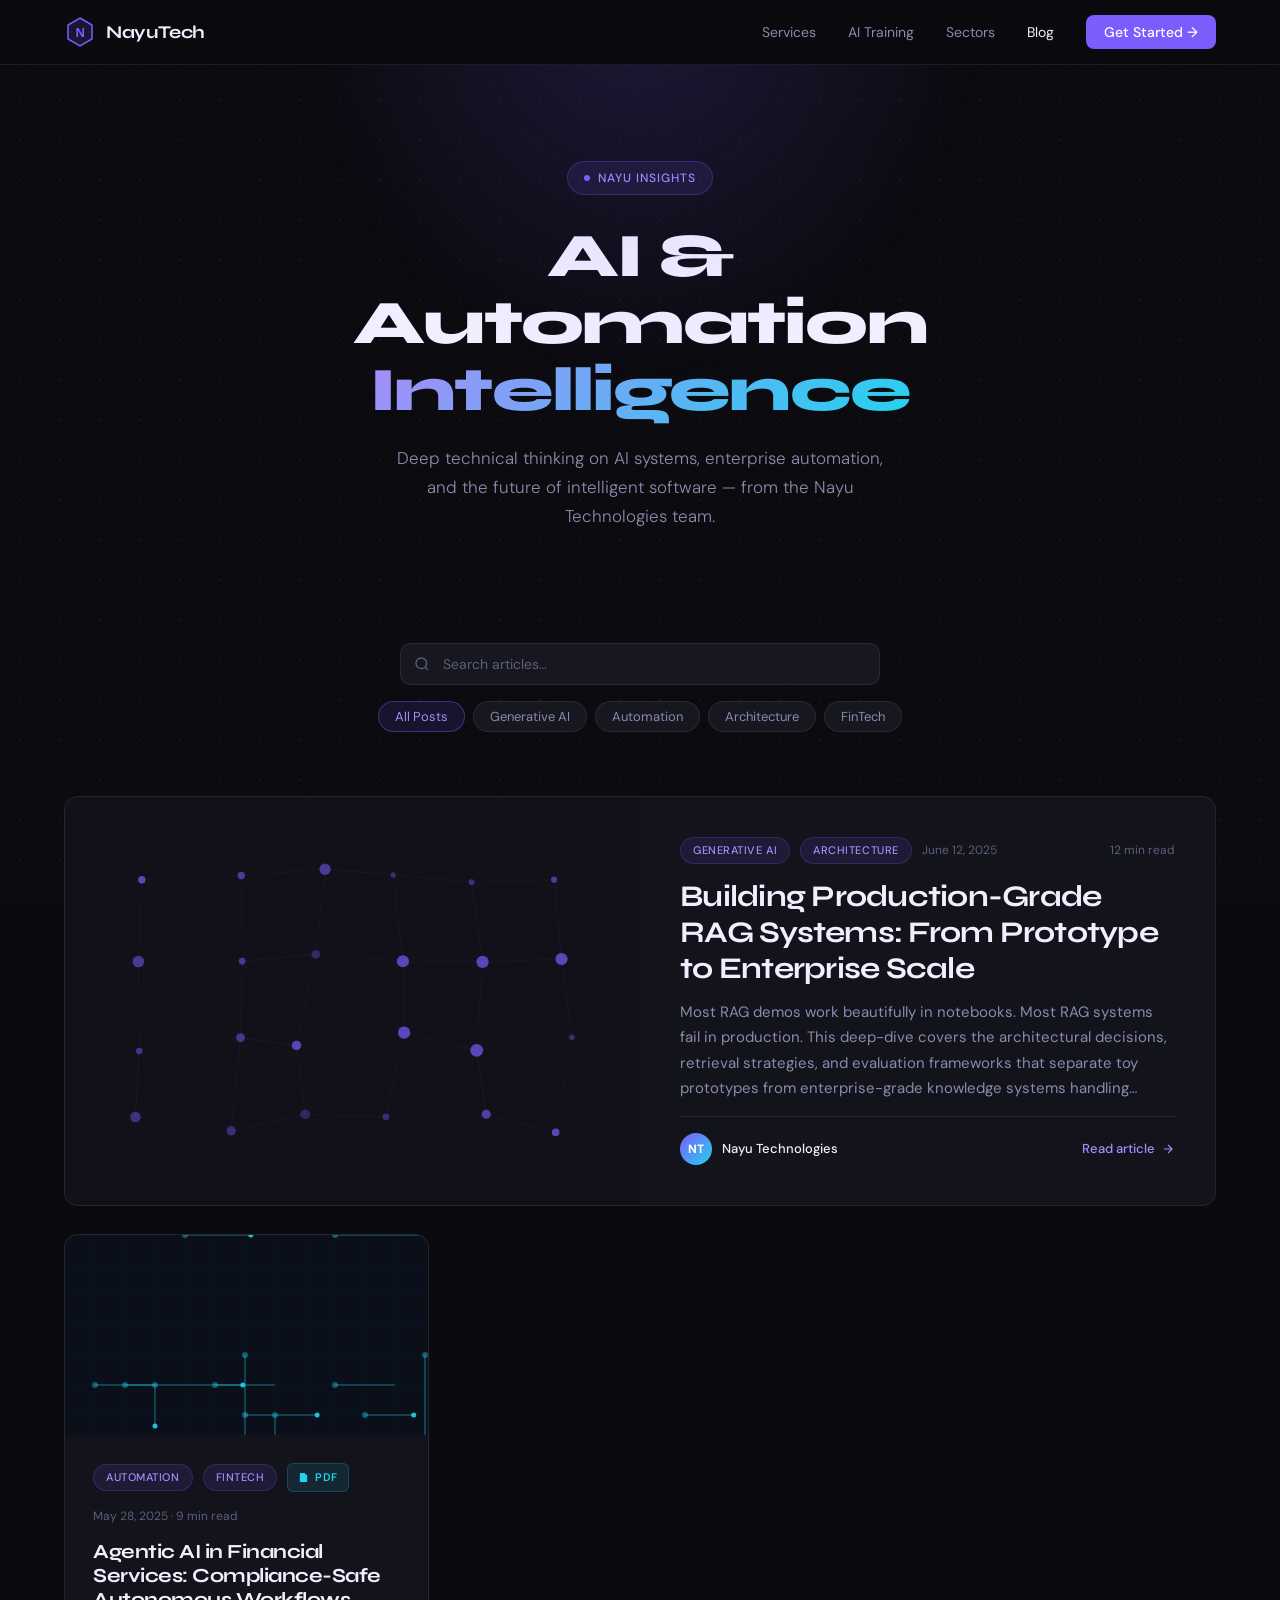
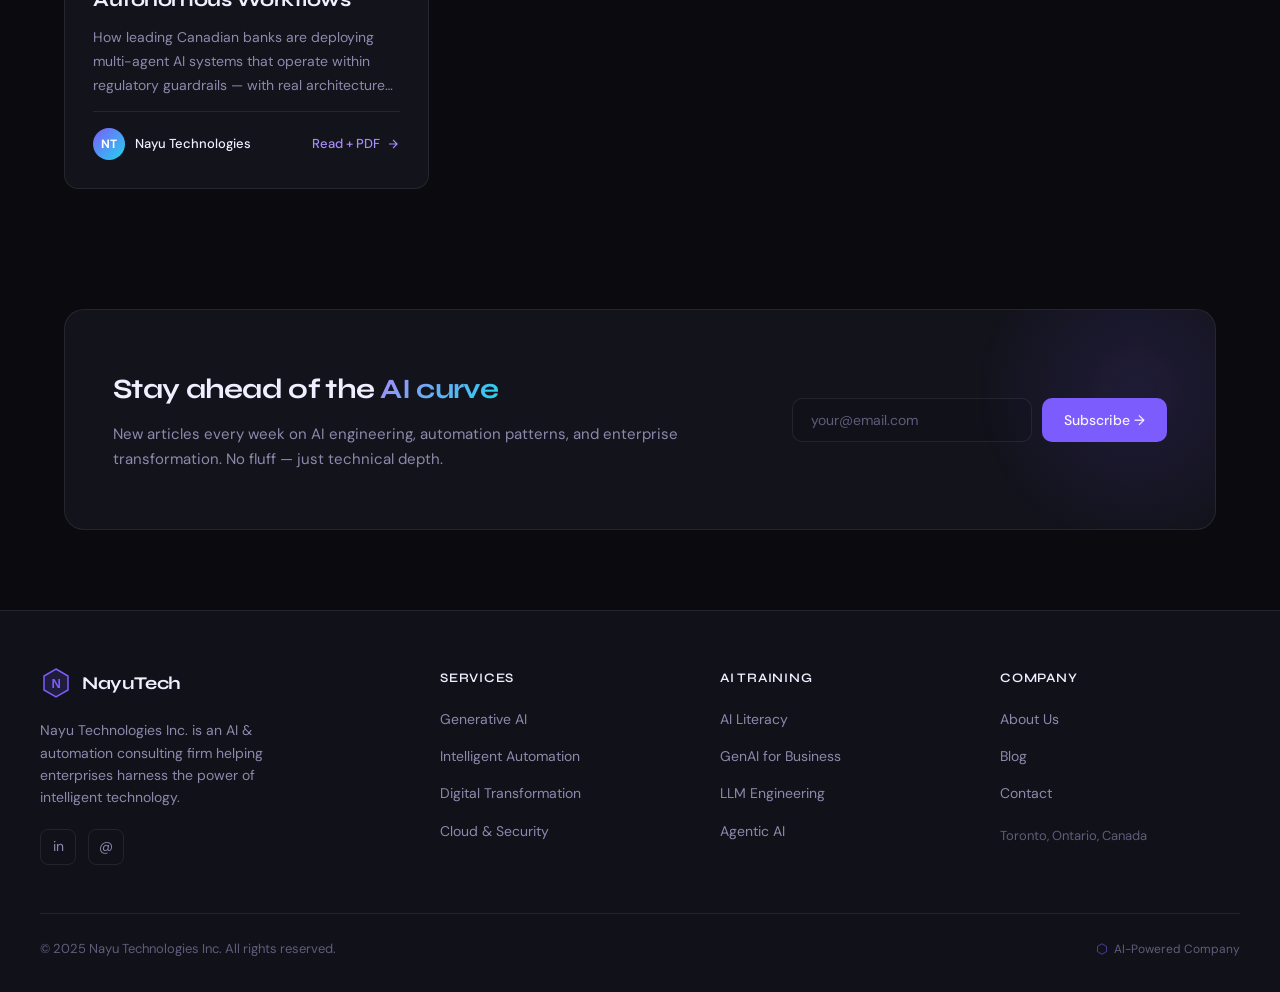
<file: pages/blog.html>
<!DOCTYPE html>
<html lang="en">
<head>
  <meta charset="UTF-8" />
  <meta name="viewport" content="width=device-width, initial-scale=1.0" />
  <title>Blog | Nayu Technologies Inc.</title>
  <meta name="description" content="Insights on AI, automation, and digital transformation from Nayu Technologies." />
  <link rel="preconnect" href="https://fonts.googleapis.com" />
  <link href="https://fonts.googleapis.com/css2?family=Syne:wght@400;600;700;800&family=DM+Sans:ital,wght@0,300;0,400;0,500;1,400&display=swap" rel="stylesheet" />
  <style>
    /* ── Reset & Base ── */
    *, *::before, *::after { box-sizing: border-box; margin: 0; padding: 0; }

    :root {
      --bg:        #0a0a0f;
      --bg2:       #11111a;
      --bg3:       #17171f;
      --card:      #13131c;
      --border:    rgba(255,255,255,0.08);
      --border-h:  rgba(255,255,255,0.16);
      --accent:    #7c5cfc;
      --accent2:   #a78bfa;
      --cyan:      #22d3ee;
      --text:      #f0eeff;
      --muted:     #8b8aac;
      --muted2:    #5e5d7a;
      --tag-bg:    rgba(124,92,252,0.12);
      --tag-text:  #a78bfa;
      --hex:       #7c5cfc;
      --font-head: 'Syne', sans-serif;
      --font-body: 'DM Sans', sans-serif;
      --radius:    14px;
    }

    html { scroll-behavior: smooth; }

    body {
      background: var(--bg);
      color: var(--text);
      font-family: var(--font-body);
      font-size: 16px;
      line-height: 1.7;
      min-height: 100vh;
    }

    /* ── Noise texture overlay ── */
    body::before {
      content: '';
      position: fixed;
      inset: 0;
      background-image: url("data:image/svg+xml,%3Csvg viewBox='0 0 200 200' xmlns='http://www.w3.org/2000/svg'%3E%3Cfilter id='n'%3E%3CfeTurbulence type='fractalNoise' baseFrequency='0.9' numOctaves='4' stitchTiles='stitch'/%3E%3C/filter%3E%3Crect width='100%25' height='100%25' filter='url(%23n)' opacity='0.04'/%3E%3C/svg%3E");
      pointer-events: none;
      z-index: 0;
      opacity: 0.4;
    }

    /* ── NAV (matches existing site) ── */
    nav {
      position: sticky;
      top: 0;
      z-index: 100;
      background: rgba(10,10,15,0.85);
      backdrop-filter: blur(18px);
      -webkit-backdrop-filter: blur(18px);
      border-bottom: 1px solid var(--border);
    }

    .nav-inner {
      max-width: 1200px;
      margin: 0 auto;
      padding: 0 24px;
      height: 64px;
      display: flex;
      align-items: center;
      justify-content: space-between;
    }

    .nav-logo {
      display: flex;
      align-items: center;
      gap: 10px;
      text-decoration: none;
      font-family: var(--font-head);
      font-weight: 700;
      font-size: 18px;
      color: var(--text);
      letter-spacing: -0.02em;
    }

    /* Hex icon matching the ⬡ from site */
    .hex-icon {
      width: 32px;
      height: 32px;
      position: relative;
      display: flex;
      align-items: center;
      justify-content: center;
    }
    .hex-icon svg { width: 32px; height: 32px; }

    .nav-links {
      display: flex;
      align-items: center;
      gap: 32px;
      list-style: none;
    }

    .nav-links a {
      text-decoration: none;
      color: var(--muted);
      font-size: 14px;
      font-weight: 400;
      transition: color 0.2s;
    }
    .nav-links a:hover,
    .nav-links a.active { color: var(--text); }

    .nav-cta {
      background: var(--accent);
      color: #fff !important;
      padding: 8px 18px;
      border-radius: 8px;
      font-weight: 500 !important;
      transition: background 0.2s, opacity 0.2s !important;
    }
    .nav-cta:hover { background: var(--accent2) !important; color: #fff !important; }

    /* ── PAGE HERO ── */
    .hero {
      position: relative;
      z-index: 1;
      padding: 96px 24px 72px;
      text-align: center;
      overflow: hidden;
    }

    .hero::before {
      content: '';
      position: absolute;
      top: -80px;
      left: 50%;
      transform: translateX(-50%);
      width: 700px;
      height: 400px;
      background: radial-gradient(ellipse at 50% 0%, rgba(124,92,252,0.18) 0%, transparent 70%);
      pointer-events: none;
    }

    .hero-eyebrow {
      display: inline-flex;
      align-items: center;
      gap: 8px;
      background: var(--tag-bg);
      border: 1px solid rgba(124,92,252,0.25);
      border-radius: 100px;
      padding: 6px 16px;
      font-size: 12px;
      font-weight: 500;
      letter-spacing: 0.08em;
      text-transform: uppercase;
      color: var(--accent2);
      margin-bottom: 28px;
    }
    .hero-eyebrow::before {
      content: '';
      width: 6px; height: 6px;
      border-radius: 50%;
      background: var(--accent);
      animation: pulse 2s ease-in-out infinite;
    }
    @keyframes pulse {
      0%,100% { opacity: 1; transform: scale(1); }
      50%      { opacity: 0.5; transform: scale(0.7); }
    }

    .hero h1 {
      font-family: var(--font-head);
      font-size: clamp(36px, 5vw, 62px);
      font-weight: 800;
      letter-spacing: -0.03em;
      line-height: 1.08;
      color: var(--text);
      max-width: 700px;
      margin: 0 auto 20px;
    }

    .hero h1 em {
      font-style: normal;
      background: linear-gradient(135deg, var(--accent2) 0%, var(--cyan) 100%);
      -webkit-background-clip: text;
      -webkit-text-fill-color: transparent;
      background-clip: text;
    }

    .hero-sub {
      color: var(--muted);
      font-size: 17px;
      max-width: 520px;
      margin: 0 auto 40px;
      font-weight: 300;
    }

    /* ── SEARCH + FILTER BAR ── */
    .filter-bar {
      position: relative;
      z-index: 1;
      max-width: 860px;
      margin: 0 auto 64px;
      padding: 0 24px;
      display: flex;
      flex-direction: column;
      gap: 16px;
      align-items: center;
    }

    .search-wrap {
      width: 100%;
      max-width: 480px;
      position: relative;
    }
    .search-wrap svg {
      position: absolute;
      left: 14px;
      top: 50%;
      transform: translateY(-50%);
      color: var(--muted2);
    }
    .search-input {
      width: 100%;
      background: var(--bg3);
      border: 1px solid var(--border);
      border-radius: 10px;
      padding: 11px 16px 11px 42px;
      font-family: var(--font-body);
      font-size: 14px;
      color: var(--text);
      outline: none;
      transition: border-color 0.2s;
    }
    .search-input::placeholder { color: var(--muted2); }
    .search-input:focus { border-color: rgba(124,92,252,0.5); }

    .tag-filters {
      display: flex;
      flex-wrap: wrap;
      gap: 8px;
      justify-content: center;
    }

    .tag-btn {
      background: var(--bg3);
      border: 1px solid var(--border);
      border-radius: 100px;
      padding: 6px 16px;
      font-size: 13px;
      color: var(--muted);
      cursor: pointer;
      transition: all 0.18s;
      font-family: var(--font-body);
    }
    .tag-btn:hover,
    .tag-btn.active {
      background: var(--tag-bg);
      border-color: rgba(124,92,252,0.4);
      color: var(--accent2);
    }

    /* ── BLOG GRID ── */
    .blog-section {
      position: relative;
      z-index: 1;
      max-width: 1200px;
      margin: 0 auto;
      padding: 0 24px 120px;
    }

    .blog-grid {
      display: grid;
      grid-template-columns: repeat(auto-fill, minmax(360px, 1fr));
      gap: 28px;
    }

    /* Featured post spans full width */
    .blog-card.featured {
      grid-column: 1 / -1;
      display: grid;
      grid-template-columns: 1fr 1fr;
      gap: 0;
      min-height: 360px;
    }

    .blog-card {
      background: var(--card);
      border: 1px solid var(--border);
      border-radius: var(--radius);
      overflow: hidden;
      transition: border-color 0.25s, transform 0.25s, box-shadow 0.25s;
      text-decoration: none;
      color: inherit;
      display: flex;
      flex-direction: column;
      cursor: pointer;
    }

    .blog-card:hover {
      border-color: rgba(124,92,252,0.4);
      transform: translateY(-3px);
      box-shadow: 0 20px 60px rgba(0,0,0,0.4), 0 0 0 1px rgba(124,92,252,0.1);
    }

    /* Card visual banner */
    .card-visual {
      background: var(--bg3);
      position: relative;
      overflow: hidden;
      flex-shrink: 0;
    }

    .blog-card:not(.featured) .card-visual {
      height: 200px;
    }

    .blog-card.featured .card-visual {
      height: 100%;
      min-height: 300px;
    }

    /* Abstract pattern fills */
    .card-visual canvas { width: 100%; height: 100%; display: block; }

    .card-visual .visual-overlay {
      position: absolute;
      inset: 0;
      display: flex;
      align-items: center;
      justify-content: center;
    }

    /* Pattern A — circuit / neural net */
    .pattern-a {
      background: var(--bg2);
    }
    .pattern-b {
      background: #0a0f1a;
    }

    /* Card content */
    .card-content {
      padding: 28px;
      display: flex;
      flex-direction: column;
      flex: 1;
      gap: 14px;
    }

    .blog-card.featured .card-content {
      padding: 40px;
      justify-content: center;
    }

    .card-meta {
      display: flex;
      align-items: center;
      gap: 10px;
      flex-wrap: wrap;
    }

    .card-tag {
      background: var(--tag-bg);
      color: var(--tag-text);
      border: 1px solid rgba(124,92,252,0.2);
      border-radius: 100px;
      padding: 3px 12px;
      font-size: 11px;
      font-weight: 500;
      letter-spacing: 0.05em;
      text-transform: uppercase;
    }

    .card-date {
      color: var(--muted2);
      font-size: 12px;
    }

    .card-read-time {
      color: var(--muted2);
      font-size: 12px;
      margin-left: auto;
    }

    .card-title {
      font-family: var(--font-head);
      font-weight: 700;
      letter-spacing: -0.025em;
      line-height: 1.2;
      color: var(--text);
    }

    .blog-card:not(.featured) .card-title { font-size: 20px; }
    .blog-card.featured .card-title { font-size: 30px; }

    .card-excerpt {
      color: var(--muted);
      font-size: 14px;
      line-height: 1.7;
      display: -webkit-box;
      -webkit-line-clamp: 3;
      -webkit-box-orient: vertical;
      overflow: hidden;
    }

    .blog-card.featured .card-excerpt {
      font-size: 15px;
      -webkit-line-clamp: 4;
    }

    .card-footer {
      display: flex;
      align-items: center;
      justify-content: space-between;
      margin-top: auto;
      padding-top: 16px;
      border-top: 1px solid var(--border);
    }

    .card-author {
      display: flex;
      align-items: center;
      gap: 10px;
    }
    .author-avatar {
      width: 32px;
      height: 32px;
      border-radius: 50%;
      background: linear-gradient(135deg, var(--accent), var(--cyan));
      display: flex;
      align-items: center;
      justify-content: center;
      font-size: 12px;
      font-weight: 700;
      color: #fff;
      flex-shrink: 0;
    }
    .author-name {
      font-size: 13px;
      font-weight: 500;
      color: var(--text);
    }

    .card-link-arrow {
      display: flex;
      align-items: center;
      gap: 6px;
      font-size: 13px;
      font-weight: 500;
      color: var(--accent2);
      transition: gap 0.2s;
    }
    .blog-card:hover .card-link-arrow { gap: 10px; }

    /* ── PDF Badge ── */
    .pdf-badge {
      display: inline-flex;
      align-items: center;
      gap: 6px;
      background: rgba(34,211,238,0.1);
      border: 1px solid rgba(34,211,238,0.2);
      border-radius: 6px;
      padding: 4px 10px;
      font-size: 11px;
      font-weight: 600;
      color: var(--cyan);
      letter-spacing: 0.04em;
      text-transform: uppercase;
    }

    /* ── Newsletter CTA ── */
    .newsletter {
      position: relative;
      z-index: 1;
      max-width: 1200px;
      margin: 0 auto 80px;
      padding: 0 24px;
    }

    .newsletter-inner {
      background: var(--card);
      border: 1px solid var(--border);
      border-radius: 20px;
      padding: 56px 48px;
      display: grid;
      grid-template-columns: 1fr auto;
      gap: 40px;
      align-items: center;
      overflow: hidden;
      position: relative;
    }

    .newsletter-inner::before {
      content: '';
      position: absolute;
      right: -80px;
      top: -80px;
      width: 320px;
      height: 320px;
      background: radial-gradient(ellipse, rgba(124,92,252,0.12) 0%, transparent 70%);
      pointer-events: none;
    }

    .newsletter h2 {
      font-family: var(--font-head);
      font-size: 28px;
      font-weight: 700;
      letter-spacing: -0.025em;
      margin-bottom: 8px;
    }
    .newsletter h2 em {
      font-style: normal;
      background: linear-gradient(135deg, var(--accent2), var(--cyan));
      -webkit-background-clip: text;
      -webkit-text-fill-color: transparent;
      background-clip: text;
    }
    .newsletter p {
      color: var(--muted);
      font-size: 15px;
    }

    .newsletter-form {
      display: flex;
      gap: 10px;
      flex-shrink: 0;
    }
    .newsletter-input {
      background: var(--bg2);
      border: 1px solid var(--border);
      border-radius: 10px;
      padding: 12px 18px;
      font-family: var(--font-body);
      font-size: 14px;
      color: var(--text);
      outline: none;
      width: 240px;
      transition: border-color 0.2s;
    }
    .newsletter-input::placeholder { color: var(--muted2); }
    .newsletter-input:focus { border-color: rgba(124,92,252,0.5); }

    .btn-primary {
      background: var(--accent);
      color: #fff;
      border: none;
      border-radius: 10px;
      padding: 12px 22px;
      font-family: var(--font-body);
      font-size: 14px;
      font-weight: 500;
      cursor: pointer;
      white-space: nowrap;
      transition: background 0.2s, transform 0.15s;
    }
    .btn-primary:hover { background: var(--accent2); transform: translateY(-1px); }

    /* ── FOOTER (matches site) ── */
    footer {
      position: relative;
      z-index: 1;
      border-top: 1px solid var(--border);
      background: var(--bg2);
      padding: 56px 24px 32px;
    }
    .footer-inner {
      max-width: 1200px;
      margin: 0 auto;
    }
    .footer-top {
      display: grid;
      grid-template-columns: 1.5fr 1fr 1fr 1fr;
      gap: 40px;
      margin-bottom: 48px;
    }
    .footer-brand p {
      color: var(--muted);
      font-size: 14px;
      margin: 12px 0 20px;
      max-width: 280px;
      line-height: 1.6;
    }
    .footer-socials { display: flex; gap: 12px; }
    .social-btn {
      width: 36px; height: 36px;
      border: 1px solid var(--border);
      border-radius: 8px;
      display: flex; align-items: center; justify-content: center;
      color: var(--muted);
      text-decoration: none;
      font-size: 14px;
      transition: all 0.2s;
    }
    .social-btn:hover { border-color: var(--accent); color: var(--accent2); }
    .footer-col h4 {
      font-family: var(--font-head);
      font-size: 13px;
      font-weight: 600;
      letter-spacing: 0.06em;
      text-transform: uppercase;
      color: var(--text);
      margin-bottom: 16px;
    }
    .footer-col ul { list-style: none; display: flex; flex-direction: column; gap: 10px; }
    .footer-col a {
      color: var(--muted);
      text-decoration: none;
      font-size: 14px;
      transition: color 0.2s;
    }
    .footer-col a:hover { color: var(--text); }
    .footer-bottom {
      border-top: 1px solid var(--border);
      padding-top: 24px;
      display: flex;
      justify-content: space-between;
      align-items: center;
      flex-wrap: wrap;
      gap: 12px;
    }
    .footer-bottom p { color: var(--muted2); font-size: 13px; }
    .footer-ai-badge {
      color: var(--muted2);
      font-size: 12px;
      display: flex;
      align-items: center;
      gap: 6px;
    }

    /* ── BLOG POST MODAL ── */
    .modal-overlay {
      display: none;
      position: fixed;
      inset: 0;
      background: rgba(6,6,12,0.85);
      backdrop-filter: blur(8px);
      z-index: 500;
      align-items: flex-start;
      justify-content: center;
      padding: 40px 20px;
      overflow-y: auto;
    }
    .modal-overlay.open { display: flex; }

    .modal {
      background: var(--card);
      border: 1px solid var(--border);
      border-radius: 20px;
      max-width: 780px;
      width: 100%;
      position: relative;
      animation: slideUp 0.3s cubic-bezier(0.16,1,0.3,1);
      margin: auto;
    }
    @keyframes slideUp {
      from { opacity: 0; transform: translateY(30px); }
      to   { opacity: 1; transform: translateY(0); }
    }

    .modal-close {
      position: absolute;
      top: 20px; right: 20px;
      width: 36px; height: 36px;
      border: 1px solid var(--border);
      border-radius: 8px;
      background: var(--bg3);
      color: var(--muted);
      cursor: pointer;
      display: flex; align-items: center; justify-content: center;
      font-size: 18px;
      transition: all 0.2s;
      z-index: 10;
    }
    .modal-close:hover { border-color: var(--border-h); color: var(--text); }

    .modal-visual {
      height: 240px;
      border-radius: 18px 18px 0 0;
      overflow: hidden;
      position: relative;
    }

    .modal-body {
      padding: 36px 40px 40px;
    }

    .modal-tags { display: flex; gap: 8px; flex-wrap: wrap; margin-bottom: 18px; }

    .modal-title {
      font-family: var(--font-head);
      font-size: 28px;
      font-weight: 800;
      letter-spacing: -0.03em;
      line-height: 1.15;
      margin-bottom: 14px;
    }

    .modal-meta {
      display: flex;
      align-items: center;
      gap: 16px;
      color: var(--muted2);
      font-size: 13px;
      padding-bottom: 24px;
      border-bottom: 1px solid var(--border);
      margin-bottom: 28px;
    }

    .modal-content {
      color: var(--muted);
      font-size: 15px;
      line-height: 1.8;
    }
    .modal-content h2 {
      font-family: var(--font-head);
      font-size: 20px;
      font-weight: 700;
      color: var(--text);
      margin: 28px 0 12px;
      letter-spacing: -0.02em;
    }
    .modal-content p { margin-bottom: 16px; }
    .modal-content ul {
      padding-left: 20px;
      margin-bottom: 16px;
    }
    .modal-content li { margin-bottom: 8px; }
    .modal-content code {
      background: var(--bg3);
      border: 1px solid var(--border);
      border-radius: 5px;
      padding: 2px 7px;
      font-size: 13px;
      color: var(--cyan);
      font-family: 'DM Mono', monospace;
    }
    .modal-content pre {
      background: var(--bg2);
      border: 1px solid var(--border);
      border-radius: 10px;
      padding: 20px;
      overflow-x: auto;
      margin: 20px 0;
    }
    .modal-content pre code {
      background: none;
      border: none;
      padding: 0;
      font-size: 13px;
    }
    .modal-content strong { color: var(--text); font-weight: 500; }

    .modal-pdf-bar {
      display: flex;
      align-items: center;
      gap: 14px;
      background: var(--bg2);
      border: 1px solid rgba(34,211,238,0.2);
      border-radius: 10px;
      padding: 14px 18px;
      margin: 28px 0;
    }
    .modal-pdf-bar svg { color: var(--cyan); flex-shrink: 0; }
    .modal-pdf-bar p { font-size: 14px; color: var(--muted); flex: 1; margin: 0; }
    .modal-pdf-bar p strong { color: var(--text); }
    .pdf-download-btn {
      background: rgba(34,211,238,0.1);
      border: 1px solid rgba(34,211,238,0.25);
      border-radius: 8px;
      padding: 8px 16px;
      font-size: 13px;
      font-weight: 500;
      color: var(--cyan);
      cursor: pointer;
      font-family: var(--font-body);
      transition: all 0.2s;
      white-space: nowrap;
      text-decoration: none;
      display: flex; align-items: center; gap: 6px;
    }
    .pdf-download-btn:hover {
      background: rgba(34,211,238,0.18);
    }

    /* ── Responsive ── */
    @media (max-width: 768px) {
      .blog-card.featured {
        grid-template-columns: 1fr;
      }
      .blog-card.featured .card-visual {
        height: 220px;
      }
      .newsletter-inner {
        grid-template-columns: 1fr;
        padding: 36px 24px;
      }
      .newsletter-form {
        flex-direction: column;
        width: 100%;
      }
      .newsletter-input { width: 100%; }
      .footer-top {
        grid-template-columns: 1fr 1fr;
      }
      .nav-links { display: none; }
      .modal-body { padding: 24px; }
    }

    /* ── Subtle grid dot bg ── */
    .page-bg-grid {
      position: fixed;
      inset: 0;
      background-image:
        radial-gradient(circle, rgba(255,255,255,0.04) 1px, transparent 1px);
      background-size: 40px 40px;
      pointer-events: none;
      z-index: 0;
    }
  </style>
</head>
<body>

<div class="page-bg-grid"></div>

<!-- ══════════════════════════════════════
     NAVIGATION  (matches nayutechnologies.com)
═══════════════════════════════════════ -->
<nav>
  <div class="nav-inner">
    <a href="../index.html" class="nav-logo">
      <div class="hex-icon">
        <svg viewBox="0 0 32 32" fill="none" xmlns="http://www.w3.org/2000/svg">
          <polygon points="16,2 28,9 28,23 16,30 4,23 4,9"
            fill="rgba(124,92,252,0.15)" stroke="#7c5cfc" stroke-width="1.5"/>
          <text x="16" y="21" text-anchor="middle" fill="#7c5cfc"
            font-size="13" font-weight="700" font-family="sans-serif">N</text>
        </svg>
      </div>
      NayuTech
    </a>
    <ul class="nav-links">
      <li><a href="#services">Services</a></li>
      <li><a href="#training">AI Training</a></li>
      <li><a href="#sectors">Sectors</a></li>
      <li><a href="#blog" class="active">Blog</a></li>
      <li><a href="/pages/contact.html" class="nav-cta">Get Started →</a></li>
    </ul>
  </div>
</nav>

<!-- ══════════════════════════════════════
     HERO
═══════════════════════════════════════ -->
<section class="hero">
  <div class="hero-eyebrow">Nayu Insights</div>
  <h1>AI & Automation<br><em>Intelligence</em></h1>
  <p class="hero-sub">Deep technical thinking on AI systems, enterprise automation, and the future of intelligent software — from the Nayu Technologies team.</p>
</section>

<!-- ══════════════════════════════════════
     FILTER BAR
═══════════════════════════════════════ -->
<div class="filter-bar">
  <div class="search-wrap">
    <svg width="16" height="16" viewBox="0 0 24 24" fill="none" stroke="currentColor" stroke-width="2">
      <circle cx="11" cy="11" r="8"/><path d="m21 21-4.35-4.35"/>
    </svg>
    <input class="search-input" type="text" placeholder="Search articles…" id="searchInput" oninput="filterCards()" />
  </div>
  <div class="tag-filters" id="tagFilters">
    <button class="tag-btn active" data-tag="all" onclick="setTag(this)">All Posts</button>
    <button class="tag-btn" data-tag="Generative AI" onclick="setTag(this)">Generative AI</button>
    <button class="tag-btn" data-tag="Automation" onclick="setTag(this)">Automation</button>
    <button class="tag-btn" data-tag="Architecture" onclick="setTag(this)">Architecture</button>
    <button class="tag-btn" data-tag="FinTech" onclick="setTag(this)">FinTech</button>
  </div>
</div>

<!-- ══════════════════════════════════════
     BLOG CARDS
═══════════════════════════════════════ -->
<section class="blog-section">
  <div class="blog-grid" id="blogGrid">

    <!-- ─── CARD 1 (Featured) ─── -->
    <article class="blog-card featured"
      data-tags="Generative AI,Architecture"
      onclick="openPost(0)">
      <!-- Visual: animated neural net -->
      <div class="card-visual pattern-a">
        <canvas id="canvas1" style="width:100%;height:100%;display:block;"></canvas>
      </div>
      <!-- Content -->
      <div class="card-content">
        <div class="card-meta">
          <span class="card-tag">Generative AI</span>
          <span class="card-tag">Architecture</span>
          <span class="card-date">June 12, 2025</span>
          <span class="card-read-time">12 min read</span>
        </div>
        <h2 class="card-title">Building Production-Grade RAG Systems: From Prototype to Enterprise Scale</h2>
        <p class="card-excerpt">Most RAG demos work beautifully in notebooks. Most RAG systems fail in production. This deep-dive covers the architectural decisions, retrieval strategies, and evaluation frameworks that separate toy prototypes from enterprise-grade knowledge systems handling millions of queries.</p>
        <div class="card-footer">
          <div class="card-author">
            <div class="author-avatar">NT</div>
            <span class="author-name">Nayu Technologies</span>
          </div>
          <div class="card-link-arrow">
            Read article <svg width="14" height="14" viewBox="0 0 24 24" fill="none" stroke="currentColor" stroke-width="2"><path d="M5 12h14M12 5l7 7-7 7"/></svg>
          </div>
        </div>
      </div>
    </article>

    <!-- ─── CARD 2 ─── -->
    <article class="blog-card"
      data-tags="Automation,FinTech"
      onclick="openPost(1)">
      <div class="card-visual pattern-b">
        <canvas id="canvas2" style="width:100%;height:100%;display:block;"></canvas>
      </div>
      <div class="card-content">
        <div class="card-meta">
          <span class="card-tag">Automation</span>
          <span class="card-tag">FinTech</span>
          <span class="pdf-badge">
            <svg width="11" height="11" viewBox="0 0 24 24" fill="currentColor"><path d="M14 2H6a2 2 0 0 0-2 2v16a2 2 0 0 0 2 2h12a2 2 0 0 0 2-2V8z"/><polyline points="14,2 14,8 20,8" fill="none" stroke="currentColor" stroke-width="2"/></svg>
            PDF
          </span>
        </div>
        <div class="card-date" style="color:var(--muted2);font-size:12px;">May 28, 2025 · 9 min read</div>
        <h2 class="card-title">Agentic AI in Financial Services: Compliance-Safe Autonomous Workflows</h2>
        <p class="card-excerpt">How leading Canadian banks are deploying multi-agent AI systems that operate within regulatory guardrails — with real architecture patterns for AML monitoring, credit decisioning, and claims automation.</p>
        <div class="card-footer">
          <div class="card-author">
            <div class="author-avatar">NT</div>
            <span class="author-name">Nayu Technologies</span>
          </div>
          <div class="card-link-arrow">
            Read + PDF <svg width="14" height="14" viewBox="0 0 24 24" fill="none" stroke="currentColor" stroke-width="2"><path d="M5 12h14M12 5l7 7-7 7"/></svg>
          </div>
        </div>
      </div>
    </article>

  </div><!-- /blog-grid -->
</section>

<!-- ══════════════════════════════════════
     NEWSLETTER CTA
═══════════════════════════════════════ -->
<section class="newsletter">
  <div class="newsletter-inner">
    <div>
      <h2>Stay ahead of the <em>AI curve</em></h2>
      <p>New articles every week on AI engineering, automation patterns, and enterprise transformation. No fluff — just technical depth.</p>
    </div>
    <div class="newsletter-form">
      <input class="newsletter-input" type="email" placeholder="your@email.com" />
      <button class="btn-primary">Subscribe →</button>
    </div>
  </div>
</section>

<!-- ══════════════════════════════════════
     FOOTER  (matches nayutechnologies.com)
═══════════════════════════════════════ -->
<footer>
  <div class="footer-inner">
    <div class="footer-top">
      <div class="footer-brand">
        <a href="https://www.nayutechnologies.com/" class="nav-logo" style="display:inline-flex;">
          <div class="hex-icon">
            <svg viewBox="0 0 32 32" fill="none">
              <polygon points="16,2 28,9 28,23 16,30 4,23 4,9"
                fill="rgba(124,92,252,0.15)" stroke="#7c5cfc" stroke-width="1.5"/>
              <text x="16" y="21" text-anchor="middle" fill="#7c5cfc"
                font-size="13" font-weight="700" font-family="sans-serif">N</text>
            </svg>
          </div>
          NayuTech
        </a>
        <p>Nayu Technologies Inc. is an AI & automation consulting firm helping enterprises harness the power of intelligent technology.</p>
        <div class="footer-socials">
          <a href="https://www.linkedin.com/company/nayutech" class="social-btn" target="_blank">in</a>
          <a href="https://www.nayutechnologies.com/pages/contact.html" class="social-btn">@</a>
        </div>
      </div>
      <div class="footer-col">
        <h4>Services</h4>
        <ul>
          <li><a href="https://www.nayutechnologies.com/#services">Generative AI</a></li>
          <li><a href="https://www.nayutechnologies.com/#services">Intelligent Automation</a></li>
          <li><a href="https://www.nayutechnologies.com/#services">Digital Transformation</a></li>
          <li><a href="https://www.nayutechnologies.com/#services">Cloud & Security</a></li>
        </ul>
      </div>
      <div class="footer-col">
        <h4>AI Training</h4>
        <ul>
          <li><a href="training.html">AI Literacy</a></li>
          <li><a href="training.html">GenAI for Business</a></li>
          <li><a href="training.html">LLM Engineering</a></li>
          <li><a href="training.html">Agentic AI</a></li>
        </ul>
      </div>
      <div class="footer-col">
        <h4>Company</h4>
        <ul>
          <li><a href="pages/contact.html">About Us</a></li>
          <li><a href="#">Blog</a></li>
          <li><a href="pages/contact.html">Contact</a></li>
          <li><p style="color:var(--muted2);font-size:13px;margin-top:8px;">Toronto, Ontario, Canada</p></li>
        </ul>
      </div>
    </div>
    <div class="footer-bottom">
      <p>© 2025 Nayu Technologies Inc. All rights reserved.</p>
      <div class="footer-ai-badge">
        <svg width="12" height="12" viewBox="0 0 32 32" fill="none">
          <polygon points="16,2 28,9 28,23 16,30 4,23 4,9" stroke="#7c5cfc" stroke-width="1.5"/>
        </svg>
        AI-Powered Company
      </div>
    </div>
  </div>
</footer>

<!-- ══════════════════════════════════════
     BLOG POST MODALS
═══════════════════════════════════════ -->
<div class="modal-overlay" id="modalOverlay" onclick="handleOverlayClick(event)">
  <div class="modal" id="modalBox">
    <button class="modal-close" onclick="closePost()">✕</button>
    <div class="modal-visual" id="modalVisual"></div>
    <div class="modal-body">
      <div class="modal-tags" id="modalTags"></div>
      <h1 class="modal-title" id="modalTitle"></h1>
      <div class="modal-meta" id="modalMeta"></div>
      <div id="modalPdf"></div>
      <div class="modal-content" id="modalContent"></div>
    </div>
  </div>
</div>

<!-- ══════════════════════════════════════
     JAVASCRIPT
═══════════════════════════════════════ -->
<script>
/* ── Post Data ─────────────────────────────── */
const posts = [
  {
    title: "Building Production-Grade RAG Systems: From Prototype to Enterprise Scale",
    tags: ["Generative AI", "Architecture"],
    date: "June 12, 2025",
    readTime: "12 min read",
    author: "Nayu Technologies",
    hasPdf: false,
    gradientA: "#7c5cfc", gradientB: "#22d3ee",
    content: `
      <p>Most RAG demos work beautifully in notebooks. Most RAG systems fail in production. After deploying knowledge retrieval systems for financial institutions, insurers, and enterprise clients, we've distilled the critical patterns that determine whether your RAG system becomes a competitive advantage — or an expensive liability.</p>

      <h2>Why RAG Fails at Scale</h2>
      <p>The naive RAG pattern — <code>embed → store → retrieve → generate</code> — breaks down in four predictable ways:</p>
      <ul>
        <li><strong>Retrieval precision collapse:</strong> As document corpora grow past ~100K chunks, cosine similarity alone degrades. Without re-ranking, irrelevant context floods the LLM window.</li>
        <li><strong>Chunking mismatch:</strong> Fixed-size chunking destroys semantic coherence. A 512-token chunk mid-paragraph loses both the question context it answers and the claim's supporting evidence.</li>
        <li><strong>Stale embeddings:</strong> Enterprise data changes. Without incremental indexing pipelines, your vector store drifts from ground truth within weeks.</li>
        <li><strong>No evaluation loop:</strong> Without RAGAS-style automated eval, regressions go undetected until a user notices a hallucinated policy number.</li>
      </ul>

      <h2>The Architecture That Works</h2>
      <p>Production RAG at Nayu follows a <strong>layered retrieval</strong> approach. We combine sparse retrieval (BM25) with dense retrieval (embeddings) through a Reciprocal Rank Fusion step, then apply a cross-encoder re-ranker before context assembly. This alone lifts answer accuracy by 18–30% over naive cosine retrieval on our enterprise benchmarks.</p>

      <pre><code># Hybrid retrieval pseudocode
sparse_hits  = bm25_index.retrieve(query, top_k=50)
dense_hits   = vector_store.retrieve(embed(query), top_k=50)
fused        = reciprocal_rank_fusion(sparse_hits, dense_hits)
reranked     = cross_encoder.rerank(query, fused, top_k=8)
context      = assemble_context(reranked)</code></pre>

      <h2>Chunking Strategy</h2>
      <p>We use <strong>semantic chunking</strong> with embedding-similarity boundary detection rather than fixed token counts. Documents are split at natural semantic breaks — measured by the cosine distance between adjacent sentence embeddings. A threshold of 0.3 delta reliably identifies paragraph and section boundaries without manual tuning.</p>

      <h2>Evaluation Framework</h2>
      <p>Every RAG pipeline at Nayu is evaluated against four metrics: <strong>context relevance</strong>, <strong>answer faithfulness</strong>, <strong>answer relevance</strong>, and <strong>citation accuracy</strong>. We run RAGAS evaluations on a golden dataset of 200+ question-answer pairs after every pipeline change — gating deployment on faithfulness scores above 0.85.</p>

      <h2>Infrastructure Considerations</h2>
      <p>For enterprise scale, we recommend: <strong>Qdrant or Weaviate</strong> for vector storage (both support multi-tenancy and RBAC), <strong>Cohere Rerank</strong> for the cross-encoder step, and <strong>LangChain LCEL</strong> or <strong>LlamaIndex</strong> for pipeline orchestration. Avoid managed vector databases that lack filtering — you will need metadata filters for document-level security isolation.</p>

      <p>The teams that succeed with RAG treat it as a software engineering problem, not an AI magic problem. Invest in your evaluation pipeline first. Everything else follows.</p>
    `
  },
  {
    title: "Agentic AI in Financial Services: Compliance-Safe Autonomous Workflows",
    tags: ["Automation", "FinTech"],
    date: "May 28, 2025",
    readTime: "9 min read",
    author: "Nayu Technologies",
    hasPdf: true,
    pdfName: "Nayu_Agentic_AI_FinServ_Whitepaper.pdf",
    pdfDesc: "Download the full whitepaper with architecture diagrams and implementation checklist.",
    gradientA: "#0f6e56", gradientB: "#22d3ee",
    content: `
      <p>Financial institutions are under dual pressure: deliver AI-powered automation at speed while operating within some of the world's most demanding regulatory environments. Multi-agent AI systems offer a path — but only when designed with compliance as a first-class architectural concern, not an afterthought.</p>

      <h2>The Compliance Paradox</h2>
      <p>Autonomous agents that can take actions — submitting transactions, flagging accounts, approving claims — create audit trail challenges that regulators are only beginning to address. OSFI in Canada, FCA in the UK, and OCC in the US all expect firms to demonstrate <strong>explainability</strong>, <strong>human oversight</strong>, and <strong>model governance</strong> for any automated decision touching a customer.</p>

      <h2>Architecture Pattern: The Guardrail Mesh</h2>
      <p>The pattern we deploy at Nayu wraps every agent action with three layers of guardrails:</p>
      <ul>
        <li><strong>Pre-action validation:</strong> A policy agent checks proposed actions against a regulatory rulebook before execution. For AML, this includes transaction velocity checks, sanctions list lookups, and PEP screening.</li>
        <li><strong>Human-in-the-loop escalation:</strong> Actions above a configurable risk threshold are routed to a human review queue rather than executed autonomously. Thresholds are tuned by compliance teams, not engineers.</li>
        <li><strong>Immutable audit log:</strong> Every agent decision — including the chain-of-thought reasoning — is written to an append-only log with a cryptographic hash chain. This satisfies OSFI's model risk management expectations.</li>
      </ul>

      <h2>Real Deployment: AML Transaction Monitoring</h2>
      <p>One Big 5 Canadian bank deployed a multi-agent AML system using this pattern. A <strong>detection agent</strong> processes transaction streams in real time, a <strong>context agent</strong> retrieves customer history and peer benchmarks, and an <strong>action agent</strong> generates a Suspicious Transaction Report draft — which a human compliance officer reviews before filing. The result: 70% reduction in false positive review time, with full regulatory auditability.</p>

      <pre><code># Simplified agent orchestration (LangGraph pattern)
graph = StateGraph(ComplianceState)
graph.add_node("detect",   detection_agent)
graph.add_node("enrich",   context_agent)
graph.add_node("draft",    action_agent)
graph.add_node("escalate", human_review_node)

graph.add_conditional_edges(
    "draft",
    risk_threshold_router,      # Routes high-risk to human
    {"auto": END, "human": "escalate"}
)</code></pre>

      <h2>Key Implementation Checklist</h2>
      <p>Before deploying agentic workflows in regulated environments, validate:</p>
      <ul>
        <li>Every agent action is logged with timestamp, model version, input context, and output</li>
        <li>Human escalation paths are defined for all action types above risk threshold</li>
        <li>Model cards are maintained for each agent and reviewed quarterly</li>
        <li>Rollback procedures exist for autonomous decisions made in error</li>
        <li>Third-party model providers have signed DPAs covering your jurisdiction's data residency requirements</li>
      </ul>

      <p>Download the full whitepaper below for architecture diagrams, vendor comparison, and a 40-point implementation checklist vetted by our financial services compliance practice.</p>
    `
  }
];

/* ── Active tag filter ─────────────────────── */
let activeTag = 'all';

function setTag(btn) {
  document.querySelectorAll('.tag-btn').forEach(b => b.classList.remove('active'));
  btn.classList.add('active');
  activeTag = btn.dataset.tag;
  filterCards();
}

function filterCards() {
  const query = document.getElementById('searchInput').value.toLowerCase();
  document.querySelectorAll('.blog-card').forEach(card => {
    const tags   = card.dataset.tags || '';
    const title  = card.querySelector('.card-title')?.textContent.toLowerCase() || '';
    const excerpt= card.querySelector('.card-excerpt')?.textContent.toLowerCase() || '';
    const tagMatch  = activeTag === 'all' || tags.includes(activeTag);
    const textMatch = !query || title.includes(query) || excerpt.includes(query);
    card.style.display = (tagMatch && textMatch) ? '' : 'none';
  });
}

/* ── Modal open/close ──────────────────────── */
function openPost(idx) {
  const p = posts[idx];
  // Tags
  document.getElementById('modalTags').innerHTML =
    p.tags.map(t => `<span class="card-tag">${t}</span>`).join('') +
    (p.hasPdf ? `<span class="pdf-badge"><svg width="11" height="11" viewBox="0 0 24 24" fill="currentColor"><path d="M14 2H6a2 2 0 0 0-2 2v16a2 2 0 0 0 2 2h12a2 2 0 0 0 2-2V8z"/><polyline points="14,2 14,8 20,8" fill="none" stroke="currentColor" stroke-width="2"/></svg>PDF Available</span>` : '');

  document.getElementById('modalTitle').textContent = p.title;
  document.getElementById('modalMeta').innerHTML =
    `<span>${p.date}</span><span>·</span><span>${p.readTime}</span><span>·</span><span>${p.author}</span>`;
  document.getElementById('modalContent').innerHTML = p.content;

  // PDF bar
  const pdfEl = document.getElementById('modalPdf');
  if (p.hasPdf) {
    pdfEl.innerHTML = `
      <div class="modal-pdf-bar">
        <svg width="22" height="22" viewBox="0 0 24 24" fill="currentColor"><path d="M14 2H6a2 2 0 0 0-2 2v16a2 2 0 0 0 2 2h12a2 2 0 0 0 2-2V8z"/><polyline points="14,2 14,8 20,8" fill="none" stroke="currentColor" stroke-width="2.5"/></svg>
        <p><strong>${p.pdfName}</strong> — ${p.pdfDesc}</p>
        <a class="pdf-download-btn" href="./pdfs/${p.pdfName}" download>
          <svg width="13" height="13" viewBox="0 0 24 24" fill="none" stroke="currentColor" stroke-width="2.5"><path d="M21 15v4a2 2 0 0 1-2 2H5a2 2 0 0 1-2-2v-4"/><polyline points="7 10 12 15 17 10"/><line x1="12" y1="15" x2="12" y2="3"/></svg>
          Download PDF
        </a>
      </div>`;
  } else {
    pdfEl.innerHTML = '';
  }

  // Visual header
  const vis = document.getElementById('modalVisual');
  vis.style.background = `linear-gradient(135deg, ${p.gradientA}33 0%, ${p.gradientB}22 100%)`;
  vis.innerHTML = `<div style="width:100%;height:100%;display:flex;align-items:center;justify-content:center;">
    <svg width="80" height="80" viewBox="0 0 32 32" fill="none" style="opacity:0.25">
      <polygon points="16,2 28,9 28,23 16,30 4,23 4,9" stroke="${p.gradientA}" stroke-width="1.5" fill="${p.gradientA}22"/>
      <polygon points="16,7 23,11 23,19 16,23 9,19 9,11" stroke="${p.gradientB}" stroke-width="1" fill="none"/>
    </svg>
  </div>`;

  document.getElementById('modalOverlay').classList.add('open');
  document.body.style.overflow = 'hidden';
}

function closePost() {
  document.getElementById('modalOverlay').classList.remove('open');
  document.body.style.overflow = '';
}

function handleOverlayClick(e) {
  if (e.target === document.getElementById('modalOverlay')) closePost();
}

document.addEventListener('keydown', e => { if (e.key === 'Escape') closePost(); });

/* ── Canvas animations ─────────────────────── */
function drawNeuralNet(canvas, colorA, colorB) {
  const dpr = window.devicePixelRatio || 1;
  const w = canvas.offsetWidth  || 600;
  const h = canvas.offsetHeight || 300;
  canvas.width  = w * dpr;
  canvas.height = h * dpr;
  const ctx = canvas.getContext('2d');
  ctx.scale(dpr, dpr);

  // Generate nodes
  const nodes = [];
  const cols = 6, rows = 4;
  for (let c = 0; c < cols; c++) {
    for (let r = 0; r < rows; r++) {
      nodes.push({
        x: (w / (cols + 1)) * (c + 1) + (Math.random() - 0.5) * 30,
        y: (h / (rows + 1)) * (r + 1) + (Math.random() - 0.5) * 20,
        r: Math.random() * 3 + 2,
        phase: Math.random() * Math.PI * 2,
        speed: 0.4 + Math.random() * 0.4
      });
    }
  }

  let t = 0;
  function frame() {
    ctx.clearRect(0, 0, w, h);
    t += 0.012;

    // Connections
    for (let i = 0; i < nodes.length; i++) {
      for (let j = i + 1; j < nodes.length; j++) {
        const dx = nodes[i].x - nodes[j].x;
        const dy = nodes[i].y - nodes[j].y;
        const dist = Math.sqrt(dx*dx + dy*dy);
        if (dist < w * 0.28) {
          const alpha = (1 - dist / (w * 0.28)) * 0.25;
          ctx.strokeStyle = `rgba(124,92,252,${alpha})`;
          ctx.lineWidth = 0.6;
          ctx.beginPath();
          ctx.moveTo(nodes[i].x, nodes[i].y);
          ctx.lineTo(nodes[j].x, nodes[j].y);
          ctx.stroke();
        }
      }
    }

    // Nodes
    nodes.forEach(n => {
      const pulse = Math.sin(t * n.speed + n.phase) * 0.5 + 0.5;
      const r = n.r + pulse * 1.5;
      ctx.beginPath();
      ctx.arc(n.x, n.y, r, 0, Math.PI * 2);
      ctx.fillStyle = `rgba(124,92,252,${0.3 + pulse * 0.4})`;
      ctx.fill();
    });

    requestAnimationFrame(frame);
  }
  frame();
}

function drawCircuitBoard(canvas) {
  const dpr = window.devicePixelRatio || 1;
  const w = canvas.offsetWidth  || 400;
  const h = canvas.offsetHeight || 200;
  canvas.width  = w * dpr;
  canvas.height = h * dpr;
  const ctx = canvas.getContext('2d');
  ctx.scale(dpr, dpr);

  // Draw grid lines
  const step = 30;
  ctx.strokeStyle = 'rgba(34,211,238,0.08)';
  ctx.lineWidth = 0.5;
  for (let x = 0; x < w; x += step) {
    ctx.beginPath(); ctx.moveTo(x, 0); ctx.lineTo(x, h); ctx.stroke();
  }
  for (let y = 0; y < h; y += step) {
    ctx.beginPath(); ctx.moveTo(0, y); ctx.lineTo(w, y); ctx.stroke();
  }

  // Draw traces
  const traces = [];
  for (let i = 0; i < 12; i++) {
    const x1 = Math.round(Math.random() * (w / step)) * step;
    const y1 = Math.round(Math.random() * (h / step)) * step;
    const len = (Math.floor(Math.random() * 4) + 2) * step;
    const horiz = Math.random() > 0.5;
    traces.push({ x1, y1, x2: horiz ? x1 + len : x1, y2: horiz ? y1 : y1 + len, progress: 0, speed: 0.008 + Math.random() * 0.012 });
  }

  let t = 0;
  function frame() {
    ctx.clearRect(0, 0, w, h);
    t += 1;

    // Static grid
    ctx.strokeStyle = 'rgba(34,211,238,0.06)';
    ctx.lineWidth = 0.5;
    for (let x = 0; x < w; x += step) {
      ctx.beginPath(); ctx.moveTo(x, 0); ctx.lineTo(x, h); ctx.stroke();
    }
    for (let y = 0; y < h; y += step) {
      ctx.beginPath(); ctx.moveTo(0, y); ctx.lineTo(w, y); ctx.stroke();
    }

    // Animated traces
    traces.forEach(tr => {
      tr.progress = (tr.progress + tr.speed) % 1.4;
      const p = Math.min(tr.progress, 1);
      const cx = tr.x1 + (tr.x2 - tr.x1) * p;
      const cy = tr.y1 + (tr.y2 - tr.y1) * p;

      ctx.strokeStyle = 'rgba(34,211,238,0.35)';
      ctx.lineWidth = 1.5;
      ctx.beginPath();
      ctx.moveTo(tr.x1, tr.y1);
      ctx.lineTo(cx, cy);
      ctx.stroke();

      // Traveling dot
      if (p < 1) {
        ctx.beginPath();
        ctx.arc(cx, cy, 2.5, 0, Math.PI * 2);
        ctx.fillStyle = 'rgba(34,211,238,0.9)';
        ctx.fill();
      }

      // End cap dot
      ctx.beginPath();
      ctx.arc(tr.x1, tr.y1, 3, 0, Math.PI * 2);
      ctx.fillStyle = 'rgba(34,211,238,0.4)';
      ctx.fill();
    });

    requestAnimationFrame(frame);
  }
  frame();
}

/* ── Init canvases after layout ── */
window.addEventListener('load', () => {
  setTimeout(() => {
    const c1 = document.getElementById('canvas1');
    const c2 = document.getElementById('canvas2');
    if (c1) drawNeuralNet(c1, '#7c5cfc', '#22d3ee');
    if (c2) drawCircuitBoard(c2);
  }, 100);
});
</script>
</body>
</html>
</file>
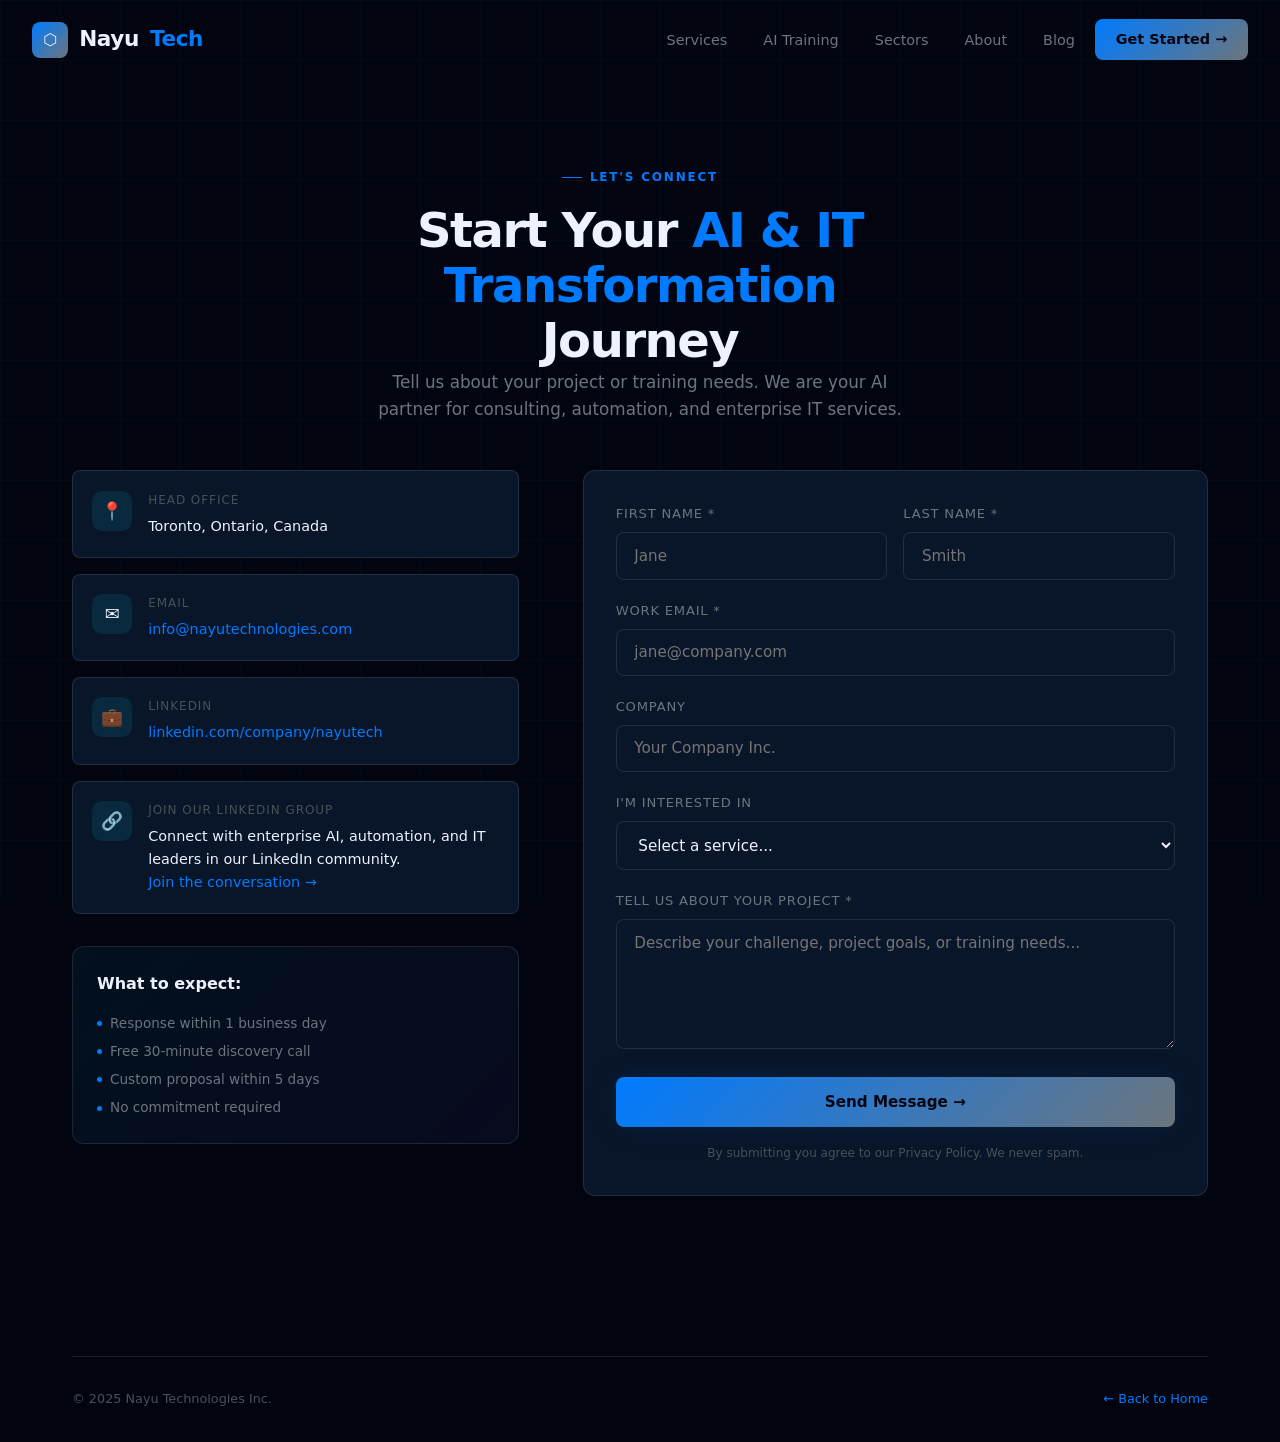
<file: pages/contact.html>
<!DOCTYPE html>
<html lang="en">
<head>
  <meta charset="UTF-8" />
  <meta name="viewport" content="width=device-width, initial-scale=1.0" />
  <title>Contact — Nayu Technologies Inc.</title>
  <meta name="description" content="Contact Nayu Technologies for AI consulting, enterprise IT services, and digital transformation strategy. Book a discovery call with your trusted AI partner." />
  <link rel="canonical" href="https://www.nayutechnologies.com/pages/contact.html" />
  <meta property="og:type" content="website" />
  <meta property="og:url" content="https://www.nayutechnologies.com/pages/contact.html" />
  <meta property="og:title" content="Contact — Nayu Technologies Inc." />
  <meta property="og:description" content="Contact Nayu Technologies for AI consulting, enterprise IT services, and digital transformation strategy." />
  <meta property="og:image" content="https://www.nayutechnologies.com/assets/og-image.png" />
  <meta name="twitter:card" content="summary_large_image" />
  <meta name="twitter:title" content="Contact — Nayu Technologies Inc." />
  <meta name="twitter:description" content="Contact Nayu Technologies for AI consulting, enterprise IT services, and digital transformation strategy." />
  <meta name="twitter:image" content="https://www.nayutechnologies.com/assets/og-image.png" />
  <link rel="preconnect" href="https://fonts.googleapis.com" />
  <link rel="preconnect" href="https://fonts.gstatic.com" crossorigin />
  <link rel="stylesheet" href="https://fonts.googleapis.com/css2?family=Syne:wght@400;600;700;800&amp;family=DM+Sans:ital,opsz,wght@0,9..40,300;0,9..40,400;0,9..40,500;1,9..40,300&amp;display=optional" />
  <link rel="stylesheet" href="../css/style.css" />
  <link rel="icon" href="data:image/svg+xml,<svg xmlns='http://www.w3.org/2000/svg' viewBox='0 0 100 100'><rect width='100' height='100' rx='20' fill='%2300d4ff'/><text y='.9em' font-size='70' x='10'>N</text></svg>" />
  <style>
    .contact-grid {
      display: grid;
      grid-template-columns: 1fr 1.4fr;
      gap: 4rem;
      align-items: start;
      margin-top: 3rem;
    }
    .form-group { margin-bottom: 1.25rem; }
    .form-label {
      display: block;
      font-size: 0.82rem;
      font-weight: 500;
      color: var(--text-secondary);
      margin-bottom: 0.5rem;
      text-transform: uppercase;
      letter-spacing: 0.06em;
    }
    .form-input {
      width: 100%;
      background: var(--bg-card);
      border: 1px solid var(--border);
      border-radius: var(--radius);
      color: var(--text-primary);
      font-family: var(--font-body);
      font-size: 0.95rem;
      padding: 0.85rem 1.1rem;
      transition: var(--transition);
      outline: none;
    }
    .form-input:focus {
      border-color: var(--border-hover);
      background: var(--bg-card-hover);
      box-shadow: 0 0 0 3px rgba(0,212,255,0.08);
    }
    textarea.form-input { resize: vertical; min-height: 130px; }
    select.form-input option { background: var(--bg-card); }
    .contact-info-item {
      display: flex;
      align-items: flex-start;
      gap: 1rem;
      padding: 1.2rem;
      background: var(--bg-card);
      border: 1px solid var(--border);
      border-radius: var(--radius);
      margin-bottom: 1rem;
      transition: var(--transition);
    }
    .contact-info-item:hover { border-color: var(--border-hover); }
    .contact-info-icon {
      width: 40px; height: 40px;
      border-radius: 10px;
      background: rgba(0,212,255,0.1);
      display: flex; align-items: center; justify-content: center;
      font-size: 1.1rem; flex-shrink: 0;
    }
    .contact-info-label { font-size: 0.75rem; text-transform: uppercase; letter-spacing: 0.08em; color: var(--text-dim); margin-bottom: 0.3rem; }
    .contact-info-value { font-size: 0.9rem; color: var(--text-primary); }
    @media (max-width: 768px) {
      .contact-grid { grid-template-columns: 1fr; gap: 2rem; }
      .name-grid { grid-template-columns: 1fr !important; }
    }
  </style>
</head>
<body>

<nav class="navbar" id="navbar">
  <a href="../index.html" class="nav-logo">
    <div class="nav-logo-icon">⬡</div>
    Nayu<span>Tech</span>
  </a>
  <ul class="nav-links">
    <li><a href="../index.html#services">Services</a></li>
    <li><a href="training.html">AI Training</a></li>
    <li><a href="../index.html#sectors">Sectors</a></li>
    <li><a href="about.html">About</a></li>
    <li><a href="blog.html">Blog</a></li>
    <li><a href="contact.html" class="nav-cta btn">Get Started →</a></li>
  </ul>
  <div class="nav-hamburger" id="hamburger" role="button" tabindex="0" aria-label="Open menu" aria-controls="mobile-menu" aria-expanded="false"><span></span><span></span><span></span></div>
</nav>

<div class="mobile-menu" id="mobile-menu" aria-hidden="true">
  <span class="mobile-close" id="mobile-close" role="button" tabindex="0" aria-label="Close menu">✕</span>
  <a href="../index.html">Home</a>
  <a href="../index.html#services">Services</a>
  <a href="training.html">AI Training</a>
  <a href="../index.html#sectors">Sectors</a>
  <a href="about.html">About</a>
  <a href="blog.html">Blog</a>
</div>

<section style="padding: 10rem 0 6rem; position:relative; overflow:hidden;">
  <div class="hero-orb hero-orb-1"></div>
  <div class="hero-orb hero-orb-2"></div>

  <div class="container" style="position:relative;z-index:2">
    <div class="reveal" style="text-align:center; max-width:560px; margin:0 auto 0;">
      <div class="section-label">Let's Connect</div>
      <h1 class="section-title">Start Your <em>AI & IT Transformation</em> Journey</h1>
      <p class="section-sub" style="margin:0 auto">Tell us about your project or training needs. We are your AI partner for consulting, automation, and enterprise IT services.</p>
    </div>

    <div class="contact-grid">
      <!-- Left: Contact Info -->
      <div class="reveal">
        <div class="contact-info-item">
          <div class="contact-info-icon">📍</div>
          <div>
            <div class="contact-info-label">Head Office</div>
            <div class="contact-info-value">Toronto, Ontario, Canada</div>
          </div>
        </div>
        <div class="contact-info-item">
          <div class="contact-info-icon">✉️</div>
          <div>
            <div class="contact-info-label">Email</div>
            <div class="contact-info-value"><a href="mailto:info@nayutechnologies.com" style="color:var(--accent)">info@nayutechnologies.com</a></div>
          </div>
        </div>
          <div class="contact-info-item">
          <div class="contact-info-icon">💼</div>
          <div>
            <div class="contact-info-label">LinkedIn</div>
            <div class="contact-info-value"><a href="https://www.linkedin.com/company/nayutech" style="color:var(--accent)" target="_blank" rel="noopener noreferrer">linkedin.com/company/nayutech</a></div>
          </div>
        </div>
        <div class="contact-info-item">
          <div class="contact-info-icon">🔗</div>
          <div>
            <div class="contact-info-label">Join Our LinkedIn Group</div>
            <div class="contact-info-value">Connect with enterprise AI, automation, and IT leaders in our LinkedIn community.
              <br /><a href="https://www.linkedin.com/company/nayutech" target="_blank" rel="noopener noreferrer" style="color:var(--accent)">Join the conversation →</a>
            </div>
          </div>
        </div>

        <div style="margin-top:2rem; padding:1.5rem; background:linear-gradient(135deg,rgba(0,212,255,0.06),rgba(123,97,255,0.06)); border:1px solid var(--border); border-radius:var(--radius-lg);">
          <h4 style="font-family:var(--font-display);font-weight:700;margin-bottom:0.5rem;">What to expect:</h4>
          <div class="service-features">
            <div class="service-feature">Response within 1 business day</div>
            <div class="service-feature">Free 30-minute discovery call</div>
            <div class="service-feature">Custom proposal within 5 days</div>
            <div class="service-feature">No commitment required</div>
          </div>
        </div>
      </div>

      <!-- Right: Form -->
      <div class="card reveal reveal-delay-1">
        <form id="contact-form" action="https://formspree.io/f/meepayno" method="POST">
          <div class="name-grid" style="display:grid; grid-template-columns:1fr 1fr; gap:1rem;">
            <div class="form-group">
              <label class="form-label" for="fname">First Name *</label>
              <input class="form-input" type="text" id="fname" name="first_name" placeholder="Jane" required />
            </div>
            <div class="form-group">
              <label class="form-label" for="lname">Last Name *</label>
              <input class="form-input" type="text" id="lname" name="last_name" placeholder="Smith" required />
            </div>
          </div>
          <div class="form-group">
            <label class="form-label" for="email">Work Email *</label>
            <input class="form-input" type="email" id="email" name="email" placeholder="jane@company.com" required />
          </div>
          <div class="form-group">
            <label class="form-label" for="company">Company</label>
            <input class="form-input" type="text" id="company" name="company" placeholder="Your Company Inc." />
          </div>
          <div class="form-group">
            <label class="form-label" for="service">I'm interested in</label>
            <select class="form-input" id="service" name="service">
              <option value="">Select a service...</option>
              <option>Generative AI &amp; Agentic Workflows</option>
              <option>Digital Transformation</option>
              <option>Intelligent Automation &amp; RPA</option>
              <option>Cloud, Data &amp; Cybersecurity</option>
              <option>DevSecOps &amp; Secure Automation</option>
              <option>AI Training Programs</option>
              <option>General Enquiry</option>
            </select>
          </div>
          <div class="form-group">
            <label class="form-label" for="message">Tell us about your project *</label>
            <textarea class="form-input" id="message" name="message" placeholder="Describe your challenge, project goals, or training needs..." required></textarea>
          </div>
          <button type="submit" class="btn btn-primary" style="width:100%;justify-content:center;padding:1rem;">
            Send Message →
          </button>
          <p style="text-align:center;font-size:0.75rem;color:var(--text-dim);margin-top:1rem;">
            By submitting you agree to our Privacy Policy. We never spam.
          </p>
        </form>
        <div id="form-success" style="display:none;text-align:center;padding:2rem;">
          <div style="font-size:2.5rem;margin-bottom:1rem;">✅</div>
          <h3 style="font-family:var(--font-display);font-size:1.3rem;font-weight:800;margin-bottom:0.5rem;">Message Received!</h3>
          <p style="color:var(--text-secondary)">We'll be in touch within one business day.</p>
        </div>
      </div>
    </div>
  </div>
</section>

<footer class="footer">
  <div class="container">
    <div class="footer-bottom" style="border-top:1px solid var(--border);padding-top:2rem;">
      <span>© 2025 Nayu Technologies Inc.</span>
      <a href="../index.html" style="color:var(--accent)">← Back to Home</a>
    </div>
  </div>
</footer>

<script src="../js/main.js"></script>
<script>
  const form = document.getElementById('contact-form');
  form?.addEventListener('submit', async (e) => {
    e.preventDefault();
    if (form.action.includes('YOUR_FORM_ID')) {
      alert('Please configure a valid Formspree form ID in contact.html before going live.');
      return;
    }
    const btn = form.querySelector('button[type="submit"]');
    btn.textContent = 'Sending...';
    btn.disabled = true;
    try {
      const res = await fetch(form.action, {
        method: 'POST',
        body: new FormData(form),
        headers: { Accept: 'application/json' }
      });
      if (res.ok) {
        form.style.display = 'none';
        document.getElementById('form-success').style.display = 'block';
      } else {
        btn.textContent = 'Error — Try Again';
        btn.disabled = false;
      }
    } catch {
      btn.textContent = 'Error — Try Again';
      btn.disabled = false;
    }
  });
</script>
</body>
</html>
</file>
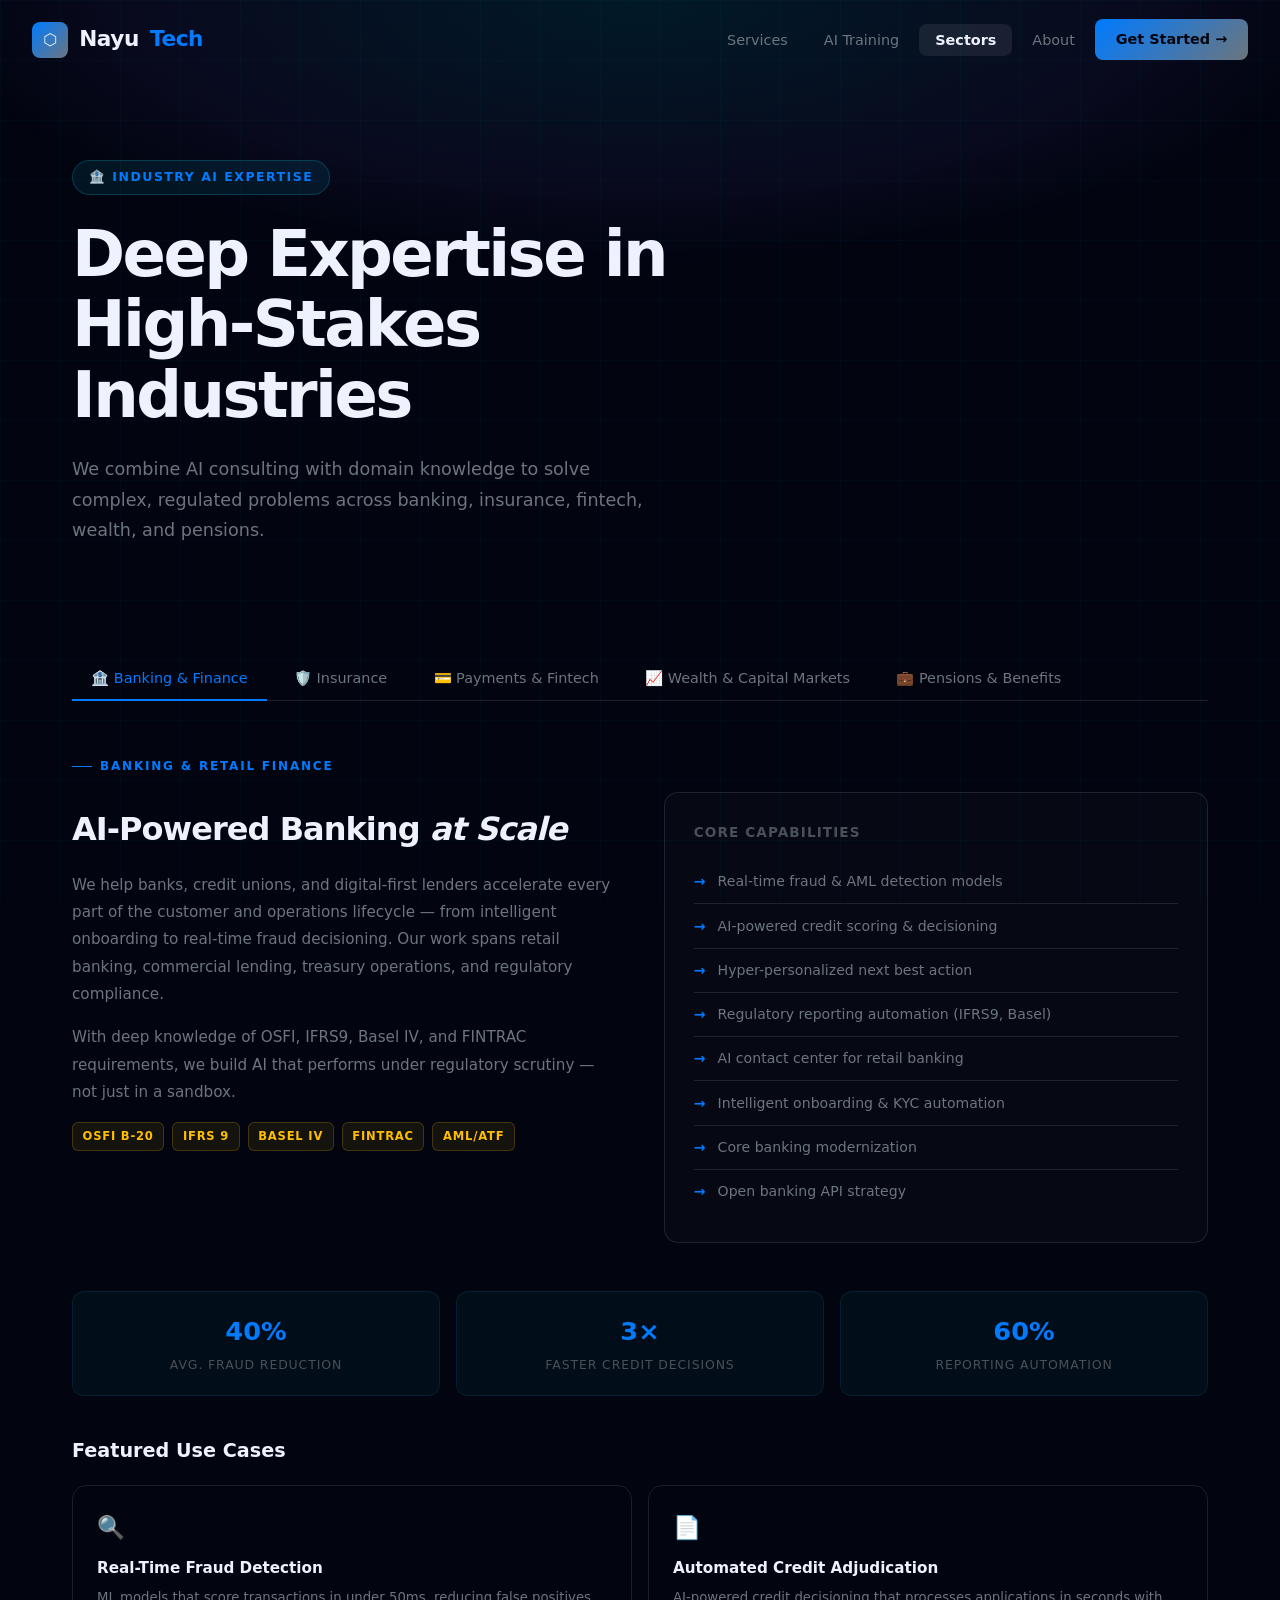
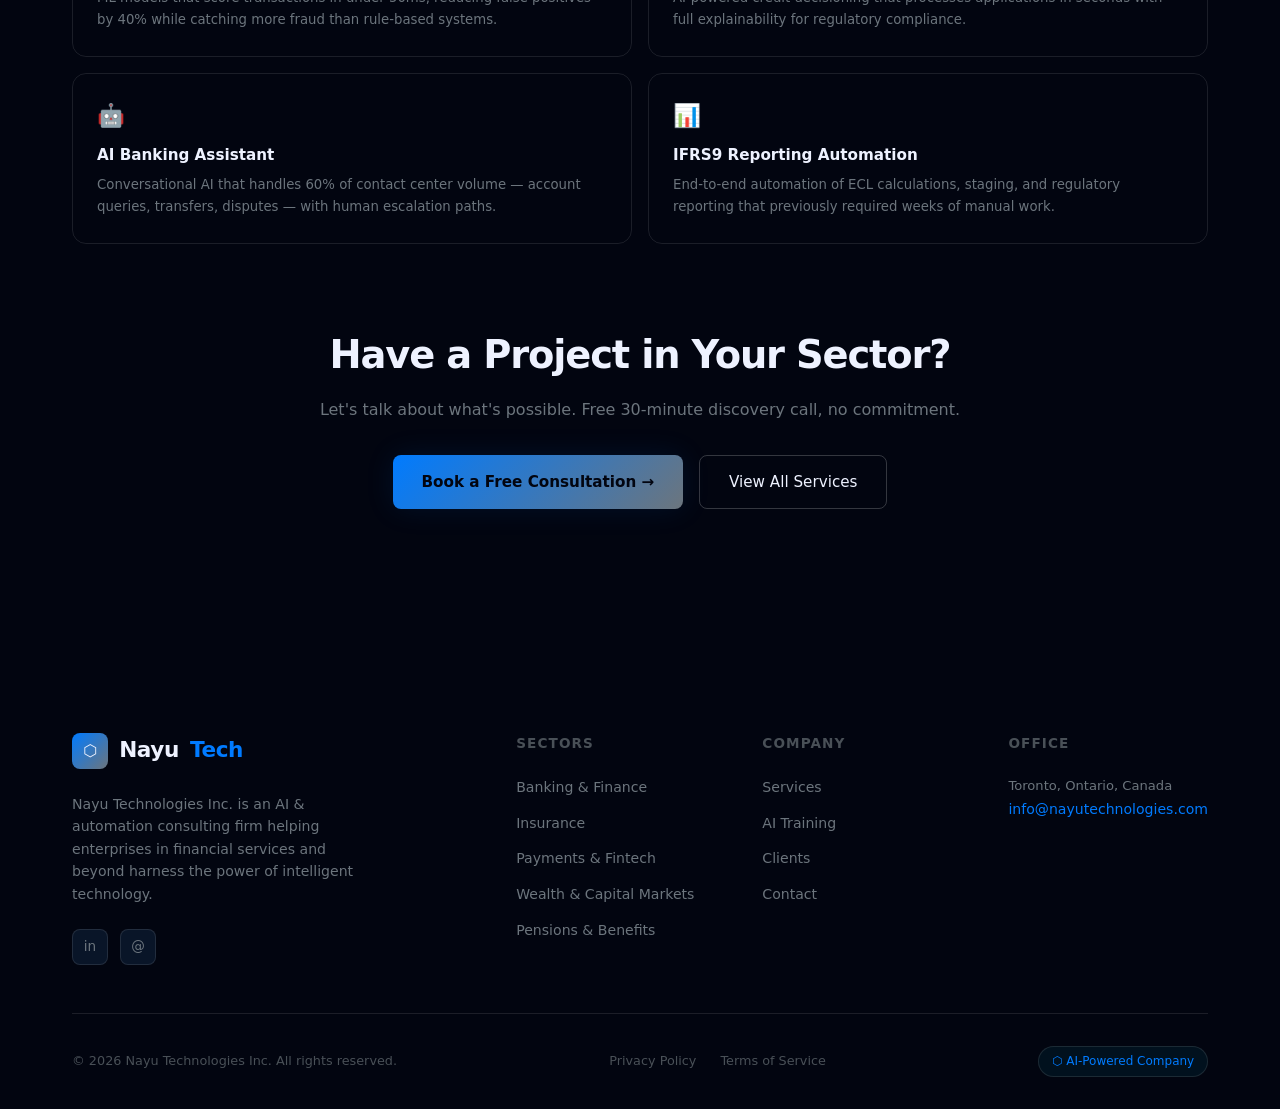
<file: pages/sectors.html>
<!DOCTYPE html>
<html lang="en">
<head>
  <meta charset="UTF-8" />
  <meta name="viewport" content="width=device-width, initial-scale=1.0" />
  <title>Industry Sectors — Nayu Technologies Inc.</title>
  <meta name="description" content="Deep AI expertise in Banking, Insurance, Payments & Fintech, Wealth & Capital Markets, and Pension & Benefits sectors." />
  <meta property="og:title" content="Industry Sectors — Nayu Technologies Inc." />
  <meta property="og:description" content="Domain-specific AI solutions for high-stakes industries — where generic approaches don't cut it. Trusted AI consulting for banking, insurance, wealth, and fintech." />
  <link rel="canonical" href="https://www.nayutechnologies.com/pages/sectors.html" />
  <meta property="og:url" content="https://www.nayutechnologies.com/pages/sectors.html" />
  <meta property="og:image" content="https://www.nayutechnologies.com/assets/og-image.png" />
  <meta name="twitter:card" content="summary_large_image" />
  <meta name="twitter:title" content="Industry Sectors — Nayu Technologies Inc." />
  <meta name="twitter:description" content="Domain-specific AI solutions for high-stakes industries — where generic approaches don't cut it. Trusted AI consulting for banking, insurance, wealth, and fintech." />
  <meta name="twitter:image" content="https://www.nayutechnologies.com/assets/og-image.png" />
  <meta property="og:type" content="website" />
  <link rel="preconnect" href="https://fonts.googleapis.com" />
  <link rel="preconnect" href="https://fonts.gstatic.com" crossorigin />
  <link rel="stylesheet" href="https://fonts.googleapis.com/css2?family=Syne:wght@400;600;700;800&family=DM+Sans:ital,opsz,wght@0,9..40,300;0,9..40,400;0,9..40,500;1,9..40,300&display=optional" />
  <link rel="stylesheet" href="../css/style.css" />
  <link rel="icon" href="data:image/svg+xml,<svg xmlns='http://www.w3.org/2000/svg' viewBox='0 0 100 100'><rect width='100' height='100' rx='20' fill='%2300d4ff'/><text y='.9em' font-size='70' x='10'>N</text></svg>" />
  <style>
    .page-hero {
      padding: 10rem 0 5rem;
      position: relative;
      overflow: hidden;
    }
    .page-hero::before {
      content: '';
      position: absolute;
      inset: 0;
      background: radial-gradient(ellipse 80% 60% at 50% 0%, rgba(0,212,255,0.10) 0%, rgba(123,97,255,0.06) 50%, transparent 70%);
      pointer-events: none;
    }
    .page-hero-label {
      display: inline-flex;
      align-items: center;
      gap: 0.5rem;
      font-size: 0.78rem;
      font-weight: 600;
      letter-spacing: 0.12em;
      text-transform: uppercase;
      color: var(--accent);
      background: rgba(0,212,255,0.08);
      border: 1px solid rgba(0,212,255,0.2);
      border-radius: 100px;
      padding: 0.4rem 1rem;
      margin-bottom: 1.5rem;
    }
    .page-hero h1 {
      font-family: var(--font-display);
      font-size: clamp(2.4rem, 5vw, 4rem);
      font-weight: 800;
      letter-spacing: -0.04em;
      line-height: 1.1;
      margin-bottom: 1.2rem;
    }
    .page-hero p {
      font-size: 1.1rem;
      color: var(--text-secondary);
      max-width: 580px;
      line-height: 1.75;
    }
    /* Sector nav tabs */
    .sector-tabs {
      display: flex;
      gap: 0.5rem;
      flex-wrap: wrap;
      margin-bottom: 3rem;
      border-bottom: 1px solid var(--border);
      padding-bottom: 0;
    }
    .sector-tab {
      background: transparent;
      border: none;
      border-bottom: 2px solid transparent;
      color: var(--text-secondary);
      font-family: var(--font-body);
      font-size: 0.9rem;
      font-weight: 500;
      padding: 0.75rem 1.2rem;
      cursor: pointer;
      transition: all 0.2s;
      margin-bottom: -1px;
      display: flex;
      align-items: center;
      gap: 0.5rem;
    }
    .sector-tab:hover { color: var(--text-primary); }
    .sector-tab.active {
      color: var(--accent);
      border-bottom-color: var(--accent);
    }
    /* Sector panels */
    .sector-panel { display: none; }
    .sector-panel.active { display: block; }
    .sector-panel-hero {
      display: grid;
      grid-template-columns: 1fr 1fr;
      gap: 3rem;
      align-items: start;
      margin-bottom: 3rem;
    }
    .sector-panel-hero h2 {
      font-family: var(--font-display);
      font-size: 2rem;
      font-weight: 800;
      letter-spacing: -0.03em;
      margin: 0.75rem 0 1rem;
    }
    .sector-panel-hero p {
      color: var(--text-secondary);
      font-size: 0.95rem;
      line-height: 1.8;
    }
    .use-cases-grid {
      display: grid;
      grid-template-columns: 1fr 1fr;
      gap: 1rem;
    }
    .use-case-card {
      background: var(--card-bg);
      border: 1px solid var(--border);
      border-radius: 14px;
      padding: 1.5rem;
      transition: border-color 0.25s, transform 0.25s;
    }
    .use-case-card:hover {
      border-color: rgba(0,212,255,0.2);
      transform: translateY(-2px);
    }
    .use-case-card h4 {
      font-family: var(--font-display);
      font-size: 0.95rem;
      font-weight: 700;
      margin-bottom: 0.4rem;
    }
    .use-case-card p {
      font-size: 0.83rem;
      color: var(--text-secondary);
      line-height: 1.7;
      margin: 0;
    }
    .use-case-card .uc-icon {
      font-size: 1.4rem;
      margin-bottom: 0.6rem;
    }
    /* Capability list */
    .cap-list {
      background: rgba(255,255,255,0.02);
      border: 1px solid var(--border);
      border-radius: 14px;
      padding: 1.8rem;
    }
    .cap-list h4 {
      font-family: var(--font-display);
      font-size: 0.85rem;
      font-weight: 700;
      text-transform: uppercase;
      letter-spacing: 0.08em;
      color: var(--text-dim);
      margin-bottom: 1rem;
    }
    .cap-item {
      display: flex;
      align-items: flex-start;
      gap: 0.75rem;
      padding: 0.65rem 0;
      border-bottom: 1px solid var(--border);
      font-size: 0.88rem;
      color: var(--text-secondary);
    }
    .cap-item:last-child { border-bottom: none; }
    .cap-item::before {
      content: '→';
      color: var(--accent);
      font-weight: 700;
      flex-shrink: 0;
    }
    /* Stats row */
    .sector-stats {
      display: grid;
      grid-template-columns: repeat(3, 1fr);
      gap: 1rem;
      margin: 2.5rem 0;
    }
    .sector-stat {
      background: rgba(0,212,255,0.04);
      border: 1px solid rgba(0,212,255,0.1);
      border-radius: 12px;
      padding: 1.2rem;
      text-align: center;
    }
    .sector-stat .val {
      font-family: var(--font-display);
      font-size: 1.6rem;
      font-weight: 800;
      color: var(--accent);
    }
    .sector-stat .lbl {
      font-size: 0.78rem;
      color: var(--text-dim);
      text-transform: uppercase;
      letter-spacing: 0.07em;
      margin-top: 0.2rem;
    }
    /* Regulation badges */
    .reg-badges {
      display: flex;
      flex-wrap: wrap;
      gap: 0.5rem;
      margin-top: 1rem;
    }
    .reg-badge {
      font-size: 0.72rem;
      font-weight: 600;
      text-transform: uppercase;
      letter-spacing: 0.07em;
      background: rgba(255,190,0,0.08);
      border: 1px solid rgba(255,190,0,0.2);
      color: #ffbe00;
      border-radius: 6px;
      padding: 0.25rem 0.6rem;
    }
    /* CTA */
    .page-cta {
      text-align: center;
      padding: 5rem 0 3rem;
    }
    .page-cta h2 {
      font-family: var(--font-display);
      font-size: clamp(1.8rem, 3vw, 2.8rem);
      font-weight: 800;
      letter-spacing: -0.03em;
      margin-bottom: 0.75rem;
    }
    .page-cta p {
      color: var(--text-secondary);
      margin-bottom: 2rem;
    }
    .btn-group {
      display: flex;
      gap: 1rem;
      justify-content: center;
      flex-wrap: wrap;
    }
    @media (max-width: 768px) {
      .sector-panel-hero { grid-template-columns: 1fr; }
      .use-cases-grid { grid-template-columns: 1fr; }
      .sector-stats { grid-template-columns: 1fr 1fr; }
    }
    @media (max-width: 480px) {
      .sector-stats { grid-template-columns: 1fr; }
      .sector-tab { font-size: 0.78rem; padding: 0.6rem 0.8rem; }
    }
  </style>
</head>
<body>

<nav class="navbar" id="navbar">
  <a href="../index.html" class="nav-logo">
    <div class="nav-logo-icon">⬡</div>
    Nayu<span>Tech</span>
  </a>
  <ul class="nav-links">
    <li><a href="services.html">Services</a></li>
    <li><a href="training.html">AI Training</a></li>
    <li><a href="sectors.html" class="active">Sectors</a></li>
    <li><a href="about.html">About</a></li>
    <li><a href="contact.html" class="nav-cta btn">Get Started →</a></li>
  </ul>
  <div class="nav-hamburger" id="hamburger" role="button" tabindex="0" aria-label="Open menu" aria-controls="mobile-menu" aria-expanded="false">
    <span></span><span></span><span></span>
  </div>
</nav>
<div class="mobile-menu" id="mobile-menu" aria-hidden="true">
  <span class="mobile-close" id="mobile-close" role="button" tabindex="0" aria-label="Close menu">✕</span>
  <a href="services.html">Services</a>
  <a href="training.html">AI Training</a>
  <a href="sectors.html">Sectors</a>
  <a href="about.html">About</a>
  <a href="contact.html" style="color: var(--accent)">Get Started →</a>
</div>

<!-- HERO -->
<section class="page-hero">
  <div class="container">
    <div class="page-hero-label">🏦 Industry AI Expertise</div>
    <h1>Deep Expertise in<br><span class="gradient-text">High-Stakes</span> Industries</h1>
    <p>We combine AI consulting with domain knowledge to solve complex, regulated problems across banking, insurance, fintech, wealth, and pensions.</p>
  </div>
</section>

<section class="section-pad" style="padding-top: 2rem;">
  <div class="container">

    <!-- Tabs -->
    <div class="sector-tabs">
      <button class="sector-tab active" data-sector="banking">🏦 Banking &amp; Finance</button>
      <button class="sector-tab" data-sector="insurance">🛡️ Insurance</button>
      <button class="sector-tab" data-sector="payments">💳 Payments &amp; Fintech</button>
      <button class="sector-tab" data-sector="wealth">📈 Wealth &amp; Capital Markets</button>
      <button class="sector-tab" data-sector="pension">💼 Pensions &amp; Benefits</button>
    </div>

    <!-- BANKING -->
    <div class="sector-panel active reveal" id="panel-banking">
      <div class="section-label">Banking &amp; Retail Finance</div>
      <div class="sector-panel-hero">
        <div>
          <h2>AI-Powered Banking <em>at Scale</em></h2>
          <p>We help banks, credit unions, and digital-first lenders accelerate every part of the customer and operations lifecycle — from intelligent onboarding to real-time fraud decisioning. Our work spans retail banking, commercial lending, treasury operations, and regulatory compliance.</p>
          <p style="margin-top: 1rem;">With deep knowledge of OSFI, IFRS9, Basel IV, and FINTRAC requirements, we build AI that performs under regulatory scrutiny — not just in a sandbox.</p>
          <div class="reg-badges">
            <span class="reg-badge">OSFI B-20</span>
            <span class="reg-badge">IFRS 9</span>
            <span class="reg-badge">Basel IV</span>
            <span class="reg-badge">FINTRAC</span>
            <span class="reg-badge">AML/ATF</span>
          </div>
        </div>
        <div class="cap-list">
          <h4>Core Capabilities</h4>
          <div class="cap-item">Real-time fraud &amp; AML detection models</div>
          <div class="cap-item">AI-powered credit scoring &amp; decisioning</div>
          <div class="cap-item">Hyper-personalized next best action</div>
          <div class="cap-item">Regulatory reporting automation (IFRS9, Basel)</div>
          <div class="cap-item">AI contact center for retail banking</div>
          <div class="cap-item">Intelligent onboarding &amp; KYC automation</div>
          <div class="cap-item">Core banking modernization</div>
          <div class="cap-item">Open banking API strategy</div>
        </div>
      </div>
      <div class="sector-stats">
        <div class="sector-stat"><div class="val">40%</div><div class="lbl">Avg. Fraud Reduction</div></div>
        <div class="sector-stat"><div class="val">3×</div><div class="lbl">Faster Credit Decisions</div></div>
        <div class="sector-stat"><div class="val">60%</div><div class="lbl">Reporting Automation</div></div>
      </div>
      <h3 style="font-family:var(--font-display); font-size:1.2rem; font-weight:800; margin-bottom:1.2rem;">Featured Use Cases</h3>
      <div class="use-cases-grid">
        <div class="use-case-card">
          <div class="uc-icon">🔍</div>
          <h4>Real-Time Fraud Detection</h4>
          <p>ML models that score transactions in under 50ms, reducing false positives by 40% while catching more fraud than rule-based systems.</p>
        </div>
        <div class="use-case-card">
          <div class="uc-icon">📄</div>
          <h4>Automated Credit Adjudication</h4>
          <p>AI-powered credit decisioning that processes applications in seconds with full explainability for regulatory compliance.</p>
        </div>
        <div class="use-case-card">
          <div class="uc-icon">🤖</div>
          <h4>AI Banking Assistant</h4>
          <p>Conversational AI that handles 60% of contact center volume — account queries, transfers, disputes — with human escalation paths.</p>
        </div>
        <div class="use-case-card">
          <div class="uc-icon">📊</div>
          <h4>IFRS9 Reporting Automation</h4>
          <p>End-to-end automation of ECL calculations, staging, and regulatory reporting that previously required weeks of manual work.</p>
        </div>
      </div>
    </div>

    <!-- INSURANCE -->
    <div class="sector-panel reveal" id="panel-insurance">
      <div class="section-label">Insurance</div>
      <div class="sector-panel-hero">
        <div>
          <h2>Smarter Underwriting <em>&amp; Claims</em></h2>
          <p>Transform the insurance value chain with AI that accelerates underwriting decisions, automates claims processing, and reduces loss ratios — while improving customer and broker experiences across P&amp;C, life, and group benefits.</p>
          <p style="margin-top: 1rem;">We understand the unique regulatory and actuarial constraints of the Canadian insurance market, from OSFI guidelines to provincial regulatory requirements.</p>
          <div class="reg-badges">
            <span class="reg-badge">OSFI E-19</span>
            <span class="reg-badge">IFRS 17</span>
            <span class="reg-badge">FSRA</span>
            <span class="reg-badge">AMF</span>
          </div>
        </div>
        <div class="cap-list">
          <h4>Core Capabilities</h4>
          <div class="cap-item">AI underwriting &amp; risk scoring engines</div>
          <div class="cap-item">Intelligent claims triage &amp; STP</div>
          <div class="cap-item">Document AI for policy &amp; claims documents</div>
          <div class="cap-item">Fraud detection &amp; anomaly models</div>
          <div class="cap-item">Customer self-service AI portals</div>
          <div class="cap-item">Actuarial data &amp; AI-assisted modeling</div>
          <div class="cap-item">Broker portal AI &amp; quoting automation</div>
          <div class="cap-item">IFRS 17 reporting automation</div>
        </div>
      </div>
      <div class="sector-stats">
        <div class="sector-stat"><div class="val">70%</div><div class="lbl">Claims Auto-Processed</div></div>
        <div class="sector-stat"><div class="val">5×</div><div class="lbl">Faster Underwriting</div></div>
        <div class="sector-stat"><div class="val">25%</div><div class="lbl">Fraud Savings</div></div>
      </div>
      <h3 style="font-family:var(--font-display); font-size:1.2rem; font-weight:800; margin-bottom:1.2rem;">Featured Use Cases</h3>
      <div class="use-cases-grid">
        <div class="use-case-card">
          <div class="uc-icon">📋</div>
          <h4>Intelligent Claims Triage</h4>
          <p>AI that classifies, routes, and auto-adjudicates low-complexity claims with zero human touch — achieving 70% straight-through processing.</p>
        </div>
        <div class="use-case-card">
          <div class="uc-icon">🏠</div>
          <h4>Property Underwriting AI</h4>
          <p>Computer vision and satellite imagery analysis to assess property risk automatically, accelerating quoting from days to minutes.</p>
        </div>
        <div class="use-case-card">
          <div class="uc-icon">🔎</div>
          <h4>Claims Fraud Detection</h4>
          <p>Graph analytics and ML models that detect organized fraud rings and inflated claims before payment is issued.</p>
        </div>
        <div class="use-case-card">
          <div class="uc-icon">💬</div>
          <h4>Policyholder AI Assistant</h4>
          <p>Self-service AI that helps policyholders file claims, check coverage, and track status — 24/7 without agent involvement.</p>
        </div>
      </div>
    </div>

    <!-- PAYMENTS -->
    <div class="sector-panel reveal" id="panel-payments">
      <div class="section-label">Payments &amp; Fintech</div>
      <div class="sector-panel-hero">
        <div>
          <h2>Intelligent Payments <em>Infrastructure</em></h2>
          <p>From real-time payments to embedded finance — we help payment companies, processors, and fintechs build the AI intelligence layer that powers next-generation financial experiences. Speed, compliance, and scale are non-negotiable in payments, and we engineer accordingly.</p>
          <div class="reg-badges">
            <span class="reg-badge">PCI DSS</span>
            <span class="reg-badge">FINTRAC</span>
            <span class="reg-badge">ISO 20022</span>
            <span class="reg-badge">PSD2</span>
            <span class="reg-badge">SWIFT</span>
          </div>
        </div>
        <div class="cap-list">
          <h4>Core Capabilities</h4>
          <div class="cap-item">Real-time transaction fraud ML models</div>
          <div class="cap-item">Automated reconciliation &amp; exception mgmt</div>
          <div class="cap-item">AML transaction monitoring AI</div>
          <div class="cap-item">Smart payment routing optimization</div>
          <div class="cap-item">Open banking API &amp; embedded finance</div>
          <div class="cap-item">ISO 20022 migration support</div>
          <div class="cap-item">Chargeback &amp; dispute automation</div>
          <div class="cap-item">Real-time liquidity intelligence</div>
        </div>
      </div>
      <div class="sector-stats">
        <div class="sector-stat"><div class="val">&lt;50ms</div><div class="lbl">Fraud Score Latency</div></div>
        <div class="sector-stat"><div class="val">90%</div><div class="lbl">Reconciliation Automation</div></div>
        <div class="sector-stat"><div class="val">35%</div><div class="lbl">Dispute Resolution Speed</div></div>
      </div>
      <h3 style="font-family:var(--font-display); font-size:1.2rem; font-weight:800; margin-bottom:1.2rem;">Featured Use Cases</h3>
      <div class="use-cases-grid">
        <div class="use-case-card">
          <div class="uc-icon">⚡</div>
          <h4>Real-Time Fraud Scoring</h4>
          <p>Sub-50ms ML models that score every transaction at point-of-authorization, with adaptive learning that improves continuously.</p>
        </div>
        <div class="use-case-card">
          <div class="uc-icon">🔄</div>
          <h4>Intelligent Reconciliation</h4>
          <p>AI-powered matching that reconciles 90%+ of transactions automatically, surfacing only genuine exceptions for analyst review.</p>
        </div>
        <div class="use-case-card">
          <div class="uc-icon">🔗</div>
          <h4>AML Monitoring Engine</h4>
          <p>Graph-based transaction monitoring that detects complex layering and structuring patterns that rule-based systems miss.</p>
        </div>
        <div class="use-case-card">
          <div class="uc-icon">🌐</div>
          <h4>Open Banking Platform</h4>
          <p>API-first platform enabling embedded finance products, account aggregation, and third-party developer ecosystems.</p>
        </div>
      </div>
    </div>

    <!-- WEALTH -->
    <div class="sector-panel reveal" id="panel-wealth">
      <div class="section-label">Wealth &amp; Capital Markets</div>
      <div class="sector-panel-hero">
        <div>
          <h2>AI-Driven Investment <em>Intelligence</em></h2>
          <p>Unlock alpha and operational efficiency with AI across the investment lifecycle — from research to trade execution to client reporting. We serve wealth managers, asset managers, broker-dealers, and capital markets firms navigating increasingly complex markets and regulations.</p>
          <div class="reg-badges">
            <span class="reg-badge">IIROC</span>
            <span class="reg-badge">NI 31-103</span>
            <span class="reg-badge">MiFID II</span>
            <span class="reg-badge">CIRO</span>
          </div>
        </div>
        <div class="cap-list">
          <h4>Core Capabilities</h4>
          <div class="cap-item">Portfolio analytics &amp; AI advisors</div>
          <div class="cap-item">Trade surveillance &amp; market abuse detection</div>
          <div class="cap-item">AI-generated investment research &amp; summaries</div>
          <div class="cap-item">Client segmentation &amp; CLV models</div>
          <div class="cap-item">Regulatory &amp; compliance AI</div>
          <div class="cap-item">Alternative data integration</div>
          <div class="cap-item">Risk management &amp; stress testing AI</div>
          <div class="cap-item">Intelligent client reporting automation</div>
        </div>
      </div>
      <div class="sector-stats">
        <div class="sector-stat"><div class="val">80%</div><div class="lbl">Research Time Saved</div></div>
        <div class="sector-stat"><div class="val">99%</div><div class="lbl">Trade Surveillance Coverage</div></div>
        <div class="sector-stat"><div class="val">4×</div><div class="lbl">Faster Client Reporting</div></div>
      </div>
      <h3 style="font-family:var(--font-display); font-size:1.2rem; font-weight:800; margin-bottom:1.2rem;">Featured Use Cases</h3>
      <div class="use-cases-grid">
        <div class="use-case-card">
          <div class="uc-icon">📊</div>
          <h4>AI Investment Research</h4>
          <p>LLM-powered research assistant that synthesizes earnings calls, filings, news, and alternative data into investment-grade summaries in seconds.</p>
        </div>
        <div class="use-case-card">
          <div class="uc-icon">👁️</div>
          <h4>Trade Surveillance</h4>
          <p>ML-based market abuse detection covering wash trading, front-running, and layering — with explainable alerts for compliance teams.</p>
        </div>
        <div class="use-case-card">
          <div class="uc-icon">🎯</div>
          <h4>Client Intelligence Platform</h4>
          <p>AI-powered client segmentation, next-best-action, and hyper-personalized portfolio recommendations at scale.</p>
        </div>
        <div class="use-case-card">
          <div class="uc-icon">📝</div>
          <h4>Automated Client Reporting</h4>
          <p>AI that generates personalized performance reports, tax documents, and regulatory disclosures — reducing report production time by 75%.</p>
        </div>
      </div>
    </div>

    <!-- PENSION -->
    <div class="sector-panel reveal" id="panel-pension">
      <div class="section-label">Pensions &amp; Benefits</div>
      <div class="sector-panel-hero">
        <div>
          <h2>Modernizing Pension <em>Administration</em></h2>
          <p>Help pension funds, benefit administrators, and group benefits providers deliver better member outcomes with AI-powered engagement, automation, and analytics. We understand the long-horizon, trust-first nature of pension administration and design AI accordingly.</p>
          <div class="reg-badges">
            <span class="reg-badge">CAPSA</span>
            <span class="reg-badge">OSFI</span>
            <span class="reg-badge">CRA Compliance</span>
            <span class="reg-badge">PBSA</span>
          </div>
        </div>
        <div class="cap-list">
          <h4>Core Capabilities</h4>
          <div class="cap-item">Member chatbots &amp; self-service AI portals</div>
          <div class="cap-item">Actuarial data &amp; AI-assisted modeling</div>
          <div class="cap-item">Benefits administration automation</div>
          <div class="cap-item">Document digitization &amp; processing</div>
          <div class="cap-item">Regulatory reporting automation</div>
          <div class="cap-item">Member engagement &amp; communication AI</div>
          <div class="cap-item">Disability &amp; claims case management AI</div>
          <div class="cap-item">Investment analytics &amp; reporting</div>
        </div>
      </div>
      <div class="sector-stats">
        <div class="sector-stat"><div class="val">65%</div><div class="lbl">Member Query Automation</div></div>
        <div class="sector-stat"><div class="val">50%</div><div class="lbl">Admin Cost Reduction</div></div>
        <div class="sector-stat"><div class="val">4×</div><div class="lbl">Faster Benefit Calc.</div></div>
      </div>
      <h3 style="font-family:var(--font-display); font-size:1.2rem; font-weight:800; margin-bottom:1.2rem;">Featured Use Cases</h3>
      <div class="use-cases-grid">
        <div class="use-case-card">
          <div class="uc-icon">💬</div>
          <h4>Member Self-Service AI</h4>
          <p>Conversational AI that answers member queries about benefits, retirement projections, and contribution history — 24/7, in plain language.</p>
        </div>
        <div class="use-case-card">
          <div class="uc-icon">📋</div>
          <h4>Benefits Claims Automation</h4>
          <p>Intelligent document processing that auto-adjudicates routine benefits claims, dramatically reducing processing time and admin costs.</p>
        </div>
        <div class="use-case-card">
          <div class="uc-icon">🧮</div>
          <h4>Actuarial AI Platform</h4>
          <p>AI-assisted actuarial modeling that accelerates valuation cycles and scenario analysis while maintaining full auditability.</p>
        </div>
        <div class="use-case-card">
          <div class="uc-icon">📨</div>
          <h4>Personalized Member Comms</h4>
          <p>AI-generated, personalized retirement readiness communications that improve engagement and member financial outcomes.</p>
        </div>
      </div>
    </div>

    <!-- CTA -->
    <div class="page-cta">
      <h2>Have a Project in <span class="gradient-text">Your Sector?</span></h2>
      <p>Let's talk about what's possible. Free 30-minute discovery call, no commitment.</p>
      <div class="btn-group">
        <a href="contact.html" class="btn btn-primary">Book a Free Consultation →</a>
        <a href="services.html" class="btn btn-outline">View All Services</a>
      </div>
    </div>

  </div>
</section>

<!-- FOOTER -->
<footer class="footer">
  <div class="container">
    <div class="footer-grid">
      <div class="footer-brand">
        <a href="../index.html" class="nav-logo" style="margin-bottom:0.5rem; display:inline-flex">
          <div class="nav-logo-icon">⬡</div>
          Nayu<span>Tech</span>
        </a>
        <p>Nayu Technologies Inc. is an AI &amp; automation consulting firm helping enterprises in financial services and beyond harness the power of intelligent technology.</p>
        <div class="footer-social">
          <a href="https://www.linkedin.com/company/nayutech" class="social-btn" title="LinkedIn" aria-label="LinkedIn" target="_blank" rel="noopener noreferrer">in</a>
          <a href="mailto:info@nayutechnologies.com" class="social-btn" title="Email" aria-label="Email">@</a>
        </div>
      </div>
      <div class="footer-col">
        <h5>Sectors</h5>
        <ul>
          <li><a href="sectors.html">Banking &amp; Finance</a></li>
          <li><a href="sectors.html">Insurance</a></li>
          <li><a href="sectors.html">Payments &amp; Fintech</a></li>
          <li><a href="sectors.html">Wealth &amp; Capital Markets</a></li>
          <li><a href="sectors.html">Pensions &amp; Benefits</a></li>
        </ul>
      </div>
      <div class="footer-col">
        <h5>Company</h5>
        <ul>
          <li><a href="services.html">Services</a></li>
          <li><a href="training.html">AI Training</a></li>
          <li><a href="clients.html">Clients</a></li>
          <li><a href="contact.html">Contact</a></li>
        </ul>
      </div>
      <div class="footer-col">
        <h5>Office</h5>
        <p style="font-size:0.82rem; color:var(--text-secondary); line-height:1.8; margin-top:0.5rem">
          Toronto, Ontario, Canada<br>
          <a href="mailto:info@nayutechnologies.com" style="color:var(--accent)">info@nayutechnologies.com</a>
        </p>
      </div>
    </div>
    <div class="footer-bottom">
      <span>© 2026 Nayu Technologies Inc. All rights reserved.</span>
      <div style="display:flex; gap:1.5rem;">
        <a href="contact.html">Privacy Policy</a>
        <a href="contact.html">Terms of Service</a>
      </div>
      <div class="footer-badge">⬡ AI-Powered Company</div>
    </div>
  </div>
</footer>

<script src="../js/main.js"></script>
<script>
  // Sector tab switching
  document.querySelectorAll('.sector-tab').forEach(tab => {
    tab.addEventListener('click', () => {
      const sector = tab.dataset.sector;
      document.querySelectorAll('.sector-tab').forEach(t => t.classList.remove('active'));
      document.querySelectorAll('.sector-panel').forEach(p => p.classList.remove('active'));
      tab.classList.add('active');
      document.getElementById('panel-' + sector).classList.add('active');
    });
  });
</script>
</body>
</html>
</file>
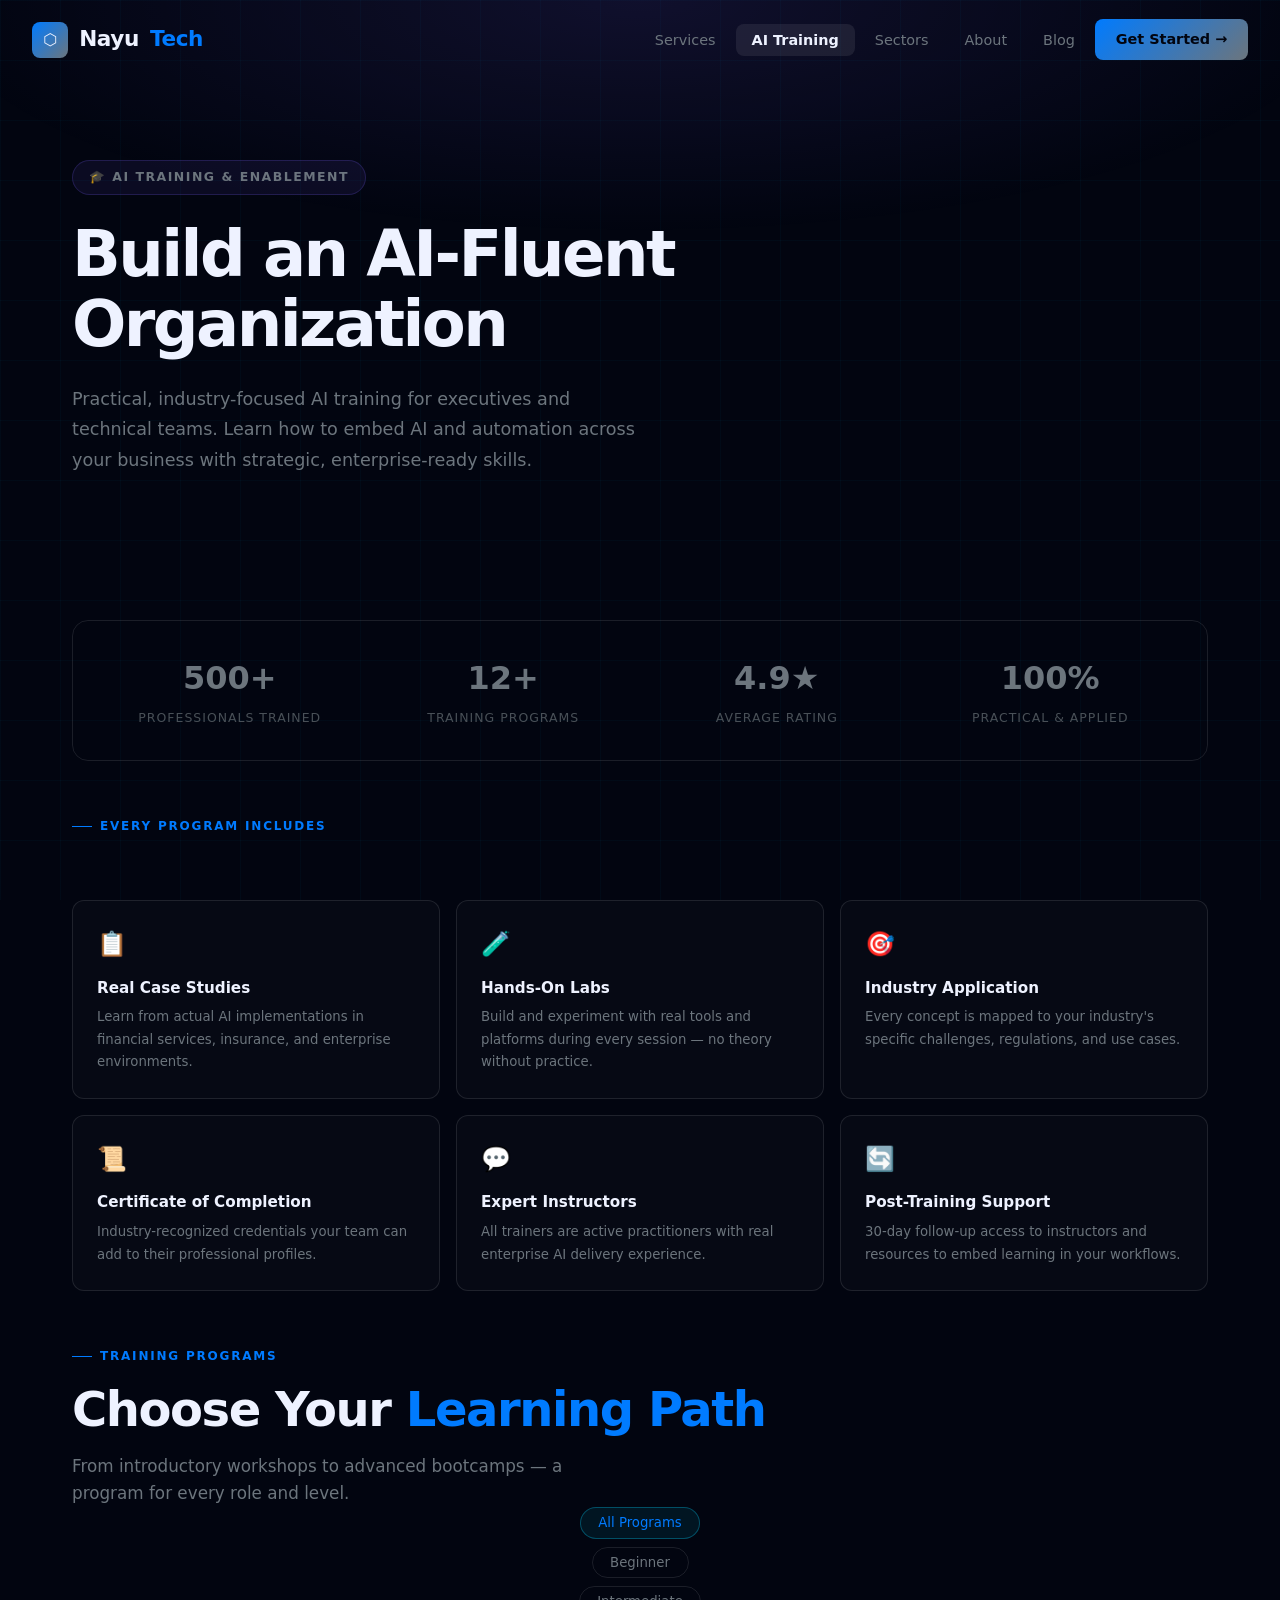
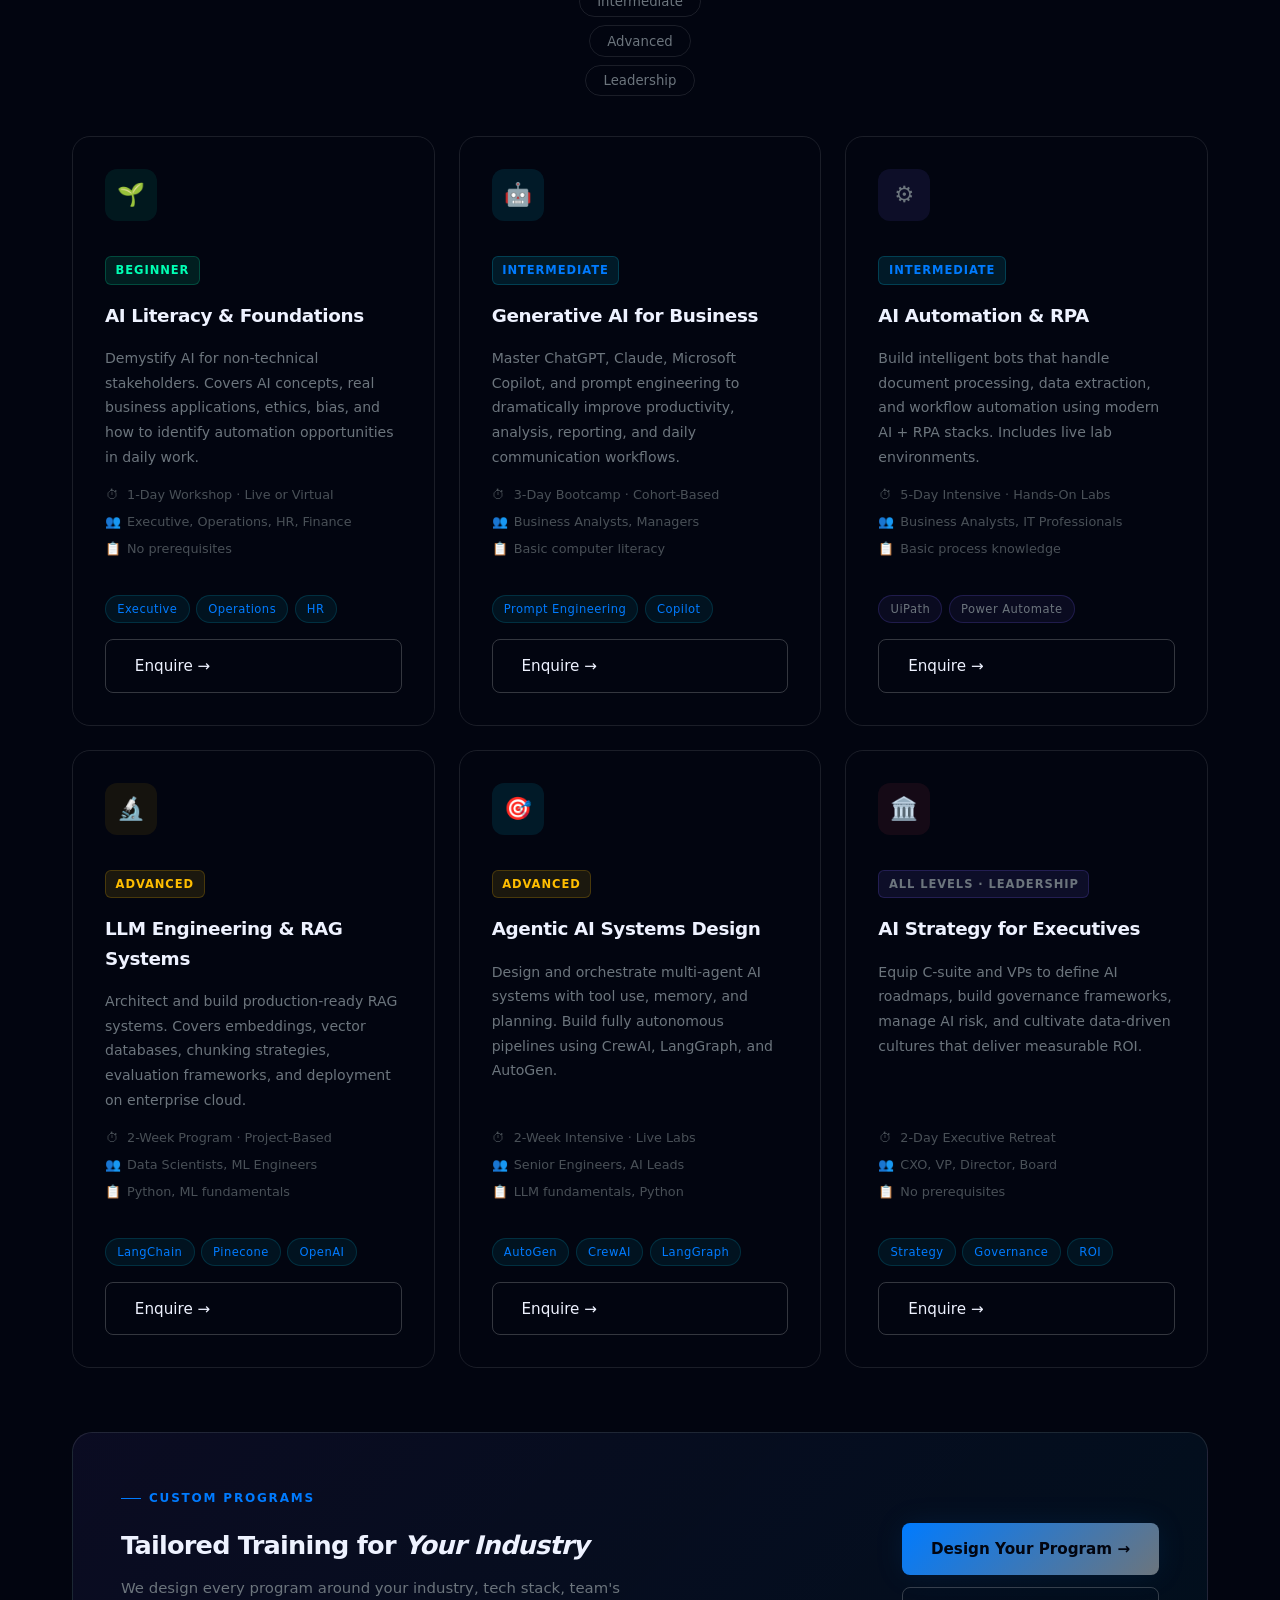
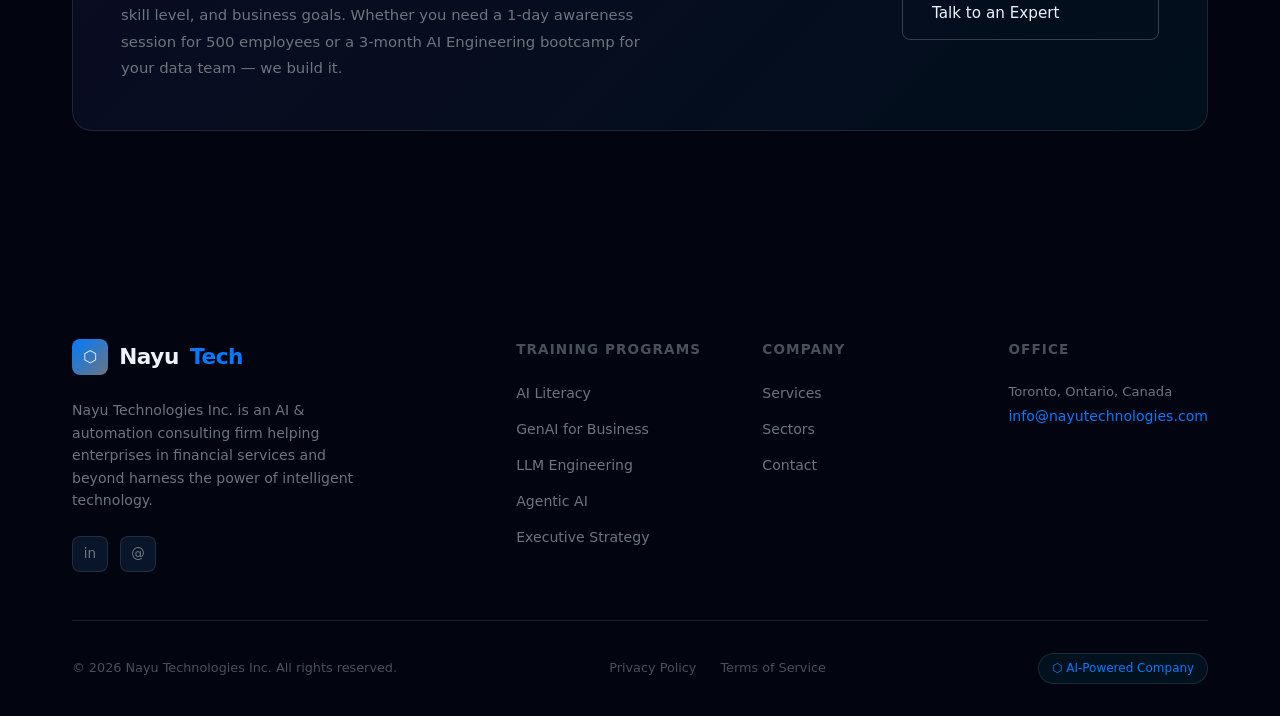
<file: pages/training.html>
<!DOCTYPE html>
<html lang="en">
<head>
  <meta charset="UTF-8" />
  <meta name="viewport" content="width=device-width, initial-scale=1.0" />
  <title>AI Training Programs — Nayu Technologies Inc.</title>
  <meta name="description" content="Practical, industry-focused AI training for every level — from executive AI literacy workshops to advanced LLM engineering bootcamps." />
  <meta property="og:title" content="AI Training Programs — Nayu Technologies Inc." />
  <meta property="og:description" content="Build an AI-fluent organization with Nayu AI Academy. 500+ professionals trained, 4.9★ average rating from enterprise teams." />
  <link rel="canonical" href="https://www.nayutechnologies.com/pages/training.html" />
  <meta property="og:url" content="https://www.nayutechnologies.com/pages/training.html" />
  <meta property="og:image" content="https://www.nayutechnologies.com/assets/og-image.png" />
  <meta name="twitter:card" content="summary_large_image" />
  <meta name="twitter:title" content="AI Training Programs — Nayu Technologies Inc." />
  <meta name="twitter:description" content="Build an AI-fluent organization with Nayu AI Academy. 500+ professionals trained, 4.9★ average rating from enterprise teams." />
  <meta name="twitter:image" content="https://www.nayutechnologies.com/assets/og-image.png" />
  <meta property="og:type" content="website" />
  <link rel="preconnect" href="https://fonts.googleapis.com" />
  <link rel="preconnect" href="https://fonts.gstatic.com" crossorigin />
  <link rel="stylesheet" href="https://fonts.googleapis.com/css2?family=Syne:wght@400;600;700;800&family=DM+Sans:ital,opsz,wght@0,9..40,300;0,9..40,400;0,9..40,500;1,9..40,300&display=optional" />
  <link rel="stylesheet" href="../css/style.css" />
  <link rel="icon" href="data:image/svg+xml,<svg xmlns='http://www.w3.org/2000/svg' viewBox='0 0 100 100'><rect width='100' height='100' rx='20' fill='%2300d4ff'/><text y='.9em' font-size='70' x='10'>N</text></svg>" />
  <style>
    .page-hero {
      padding: 10rem 0 5rem;
      position: relative;
      overflow: hidden;
    }
    .page-hero::before {
      content: '';
      position: absolute;
      inset: 0;
      background: radial-gradient(ellipse 80% 60% at 50% 0%, rgba(123,97,255,0.12) 0%, transparent 70%);
      pointer-events: none;
    }
    .page-hero-label {
      display: inline-flex;
      align-items: center;
      gap: 0.5rem;
      font-size: 0.78rem;
      font-weight: 600;
      letter-spacing: 0.12em;
      text-transform: uppercase;
      color: var(--accent-2);
      background: rgba(123,97,255,0.08);
      border: 1px solid rgba(123,97,255,0.2);
      border-radius: 100px;
      padding: 0.4rem 1rem;
      margin-bottom: 1.5rem;
    }
    .page-hero h1 {
      font-family: var(--font-display);
      font-size: clamp(2.4rem, 5vw, 4rem);
      font-weight: 800;
      letter-spacing: -0.04em;
      line-height: 1.1;
      margin-bottom: 1.2rem;
    }
    .page-hero p {
      font-size: 1.1rem;
      color: var(--text-secondary);
      max-width: 580px;
      line-height: 1.75;
    }
    /* Stats bar */
    .stats-bar {
      display: grid;
      grid-template-columns: repeat(4, 1fr);
      gap: 1.5rem;
      background: var(--card-bg);
      border: 1px solid var(--border);
      border-radius: 16px;
      padding: 2rem;
      margin: 3rem 0;
    }
    .stat-item {
      text-align: center;
    }
    .stat-item .val {
      font-family: var(--font-display);
      font-size: 2rem;
      font-weight: 800;
      color: var(--accent-2);
    }
    .stat-item .lbl {
      font-size: 0.78rem;
      color: var(--text-dim);
      text-transform: uppercase;
      letter-spacing: 0.08em;
      margin-top: 0.25rem;
    }
    /* Learning path filter */
    .filter-bar {
      display: flex;
      gap: 0.5rem;
      flex-wrap: wrap;
      margin-bottom: 2.5rem;
    }
    .filter-btn {
      background: transparent;
      border: 1px solid var(--border);
      color: var(--text-secondary);
      border-radius: 100px;
      padding: 0.45rem 1.1rem;
      font-size: 0.83rem;
      font-weight: 500;
      cursor: pointer;
      transition: all 0.2s;
      font-family: var(--font-body);
    }
    .filter-btn:hover, .filter-btn.active {
      background: rgba(0,212,255,0.08);
      border-color: rgba(0,212,255,0.3);
      color: var(--accent);
    }
    /* Program cards */
    .programs-grid {
      display: grid;
      grid-template-columns: repeat(3, 1fr);
      gap: 1.5rem;
    }
    .program-card {
      background: var(--card-bg);
      border: 1px solid var(--border);
      border-radius: 18px;
      padding: 2rem;
      display: flex;
      flex-direction: column;
      gap: 1rem;
      transition: border-color 0.3s, transform 0.3s, box-shadow 0.3s;
    }
    .program-card:hover {
      border-color: rgba(0,212,255,0.25);
      transform: translateY(-4px);
      box-shadow: 0 20px 60px rgba(0,0,0,0.3);
    }
    .program-card h3 {
      font-family: var(--font-display);
      font-size: 1.15rem;
      font-weight: 800;
      letter-spacing: -0.02em;
      margin: 0;
    }
    .program-card p {
      font-size: 0.88rem;
      color: var(--text-secondary);
      line-height: 1.75;
      margin: 0;
      flex: 1;
    }
    .program-meta {
      display: flex;
      flex-direction: column;
      gap: 0.4rem;
    }
    .program-meta-row {
      display: flex;
      align-items: center;
      gap: 0.5rem;
      font-size: 0.8rem;
      color: var(--text-dim);
    }
    .program-meta-row span:first-child {
      width: 14px;
      text-align: center;
    }
    .level-badge {
      display: inline-block;
      font-size: 0.72rem;
      font-weight: 700;
      text-transform: uppercase;
      letter-spacing: 0.08em;
      border-radius: 6px;
      padding: 0.25rem 0.6rem;
    }
    .level-beginner { background: rgba(0,255,180,0.1); color: #00ffb4; border: 1px solid rgba(0,255,180,0.2); }
    .level-intermediate { background: rgba(0,212,255,0.1); color: var(--accent); border: 1px solid rgba(0,212,255,0.2); }
    .level-advanced { background: rgba(255,190,0,0.1); color: #ffbe00; border: 1px solid rgba(255,190,0,0.2); }
    .level-all { background: rgba(123,97,255,0.1); color: var(--accent-2); border: 1px solid rgba(123,97,255,0.2); }
    /* Custom section */
    .custom-band {
      margin: 4rem 0 2rem;
      background: linear-gradient(135deg, rgba(123,97,255,0.08), rgba(0,212,255,0.05));
      border: 1px solid var(--border);
      border-radius: 20px;
      padding: 3rem;
      display: grid;
      grid-template-columns: 1fr auto;
      align-items: center;
      gap: 2rem;
    }
    .custom-band h2 {
      font-family: var(--font-display);
      font-size: 1.6rem;
      font-weight: 800;
      letter-spacing: -0.03em;
      margin-bottom: 0.6rem;
    }
    .custom-band p {
      color: var(--text-secondary);
      font-size: 0.93rem;
      line-height: 1.8;
      max-width: 520px;
      margin: 0;
    }
    .custom-band .btn-group {
      display: flex;
      flex-direction: column;
      gap: 0.75rem;
      flex-shrink: 0;
    }
    /* What's included */
    .included-grid {
      display: grid;
      grid-template-columns: repeat(3, 1fr);
      gap: 1rem;
      margin: 3rem 0;
    }
    .included-item {
      background: rgba(255,255,255,0.02);
      border: 1px solid var(--border);
      border-radius: 12px;
      padding: 1.5rem;
    }
    .included-item .icon { font-size: 1.5rem; margin-bottom: 0.75rem; }
    .included-item h4 {
      font-family: var(--font-display);
      font-size: 0.95rem;
      font-weight: 700;
      margin-bottom: 0.4rem;
    }
    .included-item p {
      font-size: 0.83rem;
      color: var(--text-secondary);
      line-height: 1.7;
      margin: 0;
    }
    @media (max-width: 900px) {
      .programs-grid { grid-template-columns: 1fr 1fr; }
      .included-grid { grid-template-columns: 1fr 1fr; }
      .stats-bar { grid-template-columns: 1fr 1fr; }
      .custom-band { grid-template-columns: 1fr; }
    }
    @media (max-width: 580px) {
      .programs-grid { grid-template-columns: 1fr; }
      .included-grid { grid-template-columns: 1fr; }
      .stats-bar { grid-template-columns: 1fr 1fr; }
    }
  </style>
</head>
<body>

<nav class="navbar" id="navbar">
  <a href="../index.html" class="nav-logo">
    <div class="nav-logo-icon">⬡</div>
    Nayu<span>Tech</span>
  </a>
  <ul class="nav-links">
    <li><a href="services.html">Services</a></li>
    <li><a href="training.html" class="active">AI Training</a></li>
    <li><a href="sectors.html">Sectors</a></li>
    <li><a href="about.html">About</a></li>
    <li><a href="blog.html">Blog</a></li>
    <li><a href="contact.html" class="nav-cta btn">Get Started →</a></li>
  </ul>
  <div class="nav-hamburger" id="hamburger" role="button" tabindex="0" aria-label="Open menu" aria-controls="mobile-menu" aria-expanded="false">
    <span></span><span></span><span></span>
  </div>
</nav>
<div class="mobile-menu" id="mobile-menu" aria-hidden="true">
  <span class="mobile-close" id="mobile-close" role="button" tabindex="0" aria-label="Close menu">✕</span>
  <a href="services.html">Services</a>
  <a href="training.html">AI Training</a>
  <a href="sectors.html">Sectors</a>
  <a href="about.html">About</a>
  <a href="blog.html">Blog</a>
  <a href="contact.html" style="color: var(--accent)">Get Started →</a>
</div>

<!-- HERO -->
<section class="page-hero">
  <div class="container">
    <div class="page-hero-label">🎓 AI Training & Enablement</div>
    <h1>Build an <span class="gradient-text">AI-Fluent</span><br>Organization</h1>
    <p>Practical, industry-focused AI training for executives and technical teams. Learn how to embed AI and automation across your business with strategic, enterprise-ready skills.</p>
  </div>
</section>

<section class="section-pad" style="padding-top: 1rem;">
  <div class="container">

    <!-- Stats -->
    <div class="stats-bar reveal">
      <div class="stat-item">
        <div class="val">500+</div>
        <div class="lbl">Professionals Trained</div>
      </div>
      <div class="stat-item">
        <div class="val">12+</div>
        <div class="lbl">Training Programs</div>
      </div>
      <div class="stat-item">
        <div class="val">4.9★</div>
        <div class="lbl">Average Rating</div>
      </div>
      <div class="stat-item">
        <div class="val">100%</div>
        <div class="lbl">Practical &amp; Applied</div>
      </div>
    </div>

    <!-- What's included -->
    <div class="reveal">
      <div class="section-label">Every Program Includes</div>
    </div>
    <div class="included-grid">
      <div class="included-item reveal reveal-delay-1">
        <div class="icon">📋</div>
        <h4>Real Case Studies</h4>
        <p>Learn from actual AI implementations in financial services, insurance, and enterprise environments.</p>
      </div>
      <div class="included-item reveal reveal-delay-2">
        <div class="icon">🧪</div>
        <h4>Hands-On Labs</h4>
        <p>Build and experiment with real tools and platforms during every session — no theory without practice.</p>
      </div>
      <div class="included-item reveal reveal-delay-3">
        <div class="icon">🎯</div>
        <h4>Industry Application</h4>
        <p>Every concept is mapped to your industry's specific challenges, regulations, and use cases.</p>
      </div>
      <div class="included-item reveal reveal-delay-1">
        <div class="icon">📜</div>
        <h4>Certificate of Completion</h4>
        <p>Industry-recognized credentials your team can add to their professional profiles.</p>
      </div>
      <div class="included-item reveal reveal-delay-2">
        <div class="icon">💬</div>
        <h4>Expert Instructors</h4>
        <p>All trainers are active practitioners with real enterprise AI delivery experience.</p>
      </div>
      <div class="included-item reveal reveal-delay-3">
        <div class="icon">🔄</div>
        <h4>Post-Training Support</h4>
        <p>30-day follow-up access to instructors and resources to embed learning in your workflows.</p>
      </div>
    </div>

    <!-- Programs -->
    <div class="reveal" style="margin-top: 3rem;">
      <div class="section-label" id="programs">Training Programs</div>
      <h2 class="section-title">Choose Your <em>Learning Path</em></h2>
      <p class="section-sub">From introductory workshops to advanced bootcamps — a program for every role and level.</p>
    </div>

    <div class="filter-bar">
      <button class="filter-btn active" data-filter="all">All Programs</button>
      <button class="filter-btn" data-filter="beginner">Beginner</button>
      <button class="filter-btn" data-filter="intermediate">Intermediate</button>
      <button class="filter-btn" data-filter="advanced">Advanced</button>
      <button class="filter-btn" data-filter="leadership">Leadership</button>
    </div>

    <div class="programs-grid">

      <div class="program-card reveal reveal-delay-1" data-level="beginner">
        <div class="card-icon card-icon-teal">🌱</div>
        <div><span class="level-badge level-beginner">Beginner</span></div>
        <h3>AI Literacy &amp; Foundations</h3>
        <p>Demystify AI for non-technical stakeholders. Covers AI concepts, real business applications, ethics, bias, and how to identify automation opportunities in daily work.</p>
        <div class="program-meta">
          <div class="program-meta-row"><span>⏱</span> 1-Day Workshop · Live or Virtual</div>
          <div class="program-meta-row"><span>👥</span> Executive, Operations, HR, Finance</div>
          <div class="program-meta-row"><span>📋</span> No prerequisites</div>
        </div>
        <div class="card-tags">
          <span class="tag">Executive</span><span class="tag">Operations</span><span class="tag">HR</span>
        </div>
        <a href="contact.html" class="btn btn-outline" style="text-align:center">Enquire →</a>
      </div>

      <div class="program-card reveal reveal-delay-2" data-level="intermediate">
        <div class="card-icon card-icon-blue">🤖</div>
        <div><span class="level-badge level-intermediate">Intermediate</span></div>
        <h3>Generative AI for Business</h3>
        <p>Master ChatGPT, Claude, Microsoft Copilot, and prompt engineering to dramatically improve productivity, analysis, reporting, and daily communication workflows.</p>
        <div class="program-meta">
          <div class="program-meta-row"><span>⏱</span> 3-Day Bootcamp · Cohort-Based</div>
          <div class="program-meta-row"><span>👥</span> Business Analysts, Managers</div>
          <div class="program-meta-row"><span>📋</span> Basic computer literacy</div>
        </div>
        <div class="card-tags">
          <span class="tag">Prompt Engineering</span><span class="tag">Copilot</span>
        </div>
        <a href="contact.html" class="btn btn-outline" style="text-align:center">Enquire →</a>
      </div>

      <div class="program-card reveal reveal-delay-3" data-level="intermediate">
        <div class="card-icon card-icon-purple">⚙️</div>
        <div><span class="level-badge level-intermediate">Intermediate</span></div>
        <h3>AI Automation &amp; RPA</h3>
        <p>Build intelligent bots that handle document processing, data extraction, and workflow automation using modern AI + RPA stacks. Includes live lab environments.</p>
        <div class="program-meta">
          <div class="program-meta-row"><span>⏱</span> 5-Day Intensive · Hands-On Labs</div>
          <div class="program-meta-row"><span>👥</span> Business Analysts, IT Professionals</div>
          <div class="program-meta-row"><span>📋</span> Basic process knowledge</div>
        </div>
        <div class="card-tags">
          <span class="tag tag-purple">UiPath</span><span class="tag tag-purple">Power Automate</span>
        </div>
        <a href="contact.html" class="btn btn-outline" style="text-align:center">Enquire →</a>
      </div>

      <div class="program-card reveal reveal-delay-1" data-level="advanced">
        <div class="card-icon card-icon-gold">🔬</div>
        <div><span class="level-badge level-advanced">Advanced</span></div>
        <h3>LLM Engineering &amp; RAG Systems</h3>
        <p>Architect and build production-ready RAG systems. Covers embeddings, vector databases, chunking strategies, evaluation frameworks, and deployment on enterprise cloud.</p>
        <div class="program-meta">
          <div class="program-meta-row"><span>⏱</span> 2-Week Program · Project-Based</div>
          <div class="program-meta-row"><span>👥</span> Data Scientists, ML Engineers</div>
          <div class="program-meta-row"><span>📋</span> Python, ML fundamentals</div>
        </div>
        <div class="card-tags">
          <span class="tag">LangChain</span><span class="tag">Pinecone</span><span class="tag">OpenAI</span>
        </div>
        <a href="contact.html" class="btn btn-outline" style="text-align:center">Enquire →</a>
      </div>

      <div class="program-card reveal reveal-delay-2" data-level="advanced">
        <div class="card-icon card-icon-blue">🎯</div>
        <div><span class="level-badge level-advanced">Advanced</span></div>
        <h3>Agentic AI Systems Design</h3>
        <p>Design and orchestrate multi-agent AI systems with tool use, memory, and planning. Build fully autonomous pipelines using CrewAI, LangGraph, and AutoGen.</p>
        <div class="program-meta">
          <div class="program-meta-row"><span>⏱</span> 2-Week Intensive · Live Labs</div>
          <div class="program-meta-row"><span>👥</span> Senior Engineers, AI Leads</div>
          <div class="program-meta-row"><span>📋</span> LLM fundamentals, Python</div>
        </div>
        <div class="card-tags">
          <span class="tag">AutoGen</span><span class="tag">CrewAI</span><span class="tag">LangGraph</span>
        </div>
        <a href="contact.html" class="btn btn-outline" style="text-align:center">Enquire →</a>
      </div>

      <div class="program-card reveal reveal-delay-3" data-level="leadership">
        <div class="card-icon card-icon-red">🏛️</div>
        <div><span class="level-badge level-all">All Levels · Leadership</span></div>
        <h3>AI Strategy for Executives</h3>
        <p>Equip C-suite and VPs to define AI roadmaps, build governance frameworks, manage AI risk, and cultivate data-driven cultures that deliver measurable ROI.</p>
        <div class="program-meta">
          <div class="program-meta-row"><span>⏱</span> 2-Day Executive Retreat</div>
          <div class="program-meta-row"><span>👥</span> CXO, VP, Director, Board</div>
          <div class="program-meta-row"><span>📋</span> No prerequisites</div>
        </div>
        <div class="card-tags">
          <span class="tag">Strategy</span><span class="tag">Governance</span><span class="tag">ROI</span>
        </div>
        <a href="contact.html" class="btn btn-outline" style="text-align:center">Enquire →</a>
      </div>

    </div>

    <!-- Custom band -->
    <div class="custom-band reveal">
      <div>
        <div class="section-label">Custom Programs</div>
        <h2>Tailored Training for <em>Your Industry</em></h2>
        <p>We design every program around your industry, tech stack, team's skill level, and business goals. Whether you need a 1-day awareness session for 500 employees or a 3-month AI Engineering bootcamp for your data team — we build it.</p>
      </div>
      <div class="btn-group">
        <a href="contact.html" class="btn btn-primary">Design Your Program →</a>
        <a href="contact.html" class="btn btn-outline">Talk to an Expert</a>
      </div>
    </div>

  </div>
</section>

<!-- FOOTER -->
<footer class="footer">
  <div class="container">
    <div class="footer-grid">
      <div class="footer-brand">
        <a href="../index.html" class="nav-logo" style="margin-bottom:0.5rem; display:inline-flex">
          <div class="nav-logo-icon">⬡</div>
          Nayu<span>Tech</span>
        </a>
        <p>Nayu Technologies Inc. is an AI &amp; automation consulting firm helping enterprises in financial services and beyond harness the power of intelligent technology.</p>
        <div class="footer-social">
          <a href="https://www.linkedin.com/company/nayutech" class="social-btn" title="LinkedIn" aria-label="LinkedIn" target="_blank" rel="noopener noreferrer">in</a>
          <a href="mailto:info@nayutechnologies.com" class="social-btn" title="Email" aria-label="Email">@</a>
        </div>
      </div>
      <div class="footer-col">
        <h5>Training Programs</h5>
        <ul>
          <li><a href="training.html">AI Literacy</a></li>
          <li><a href="training.html">GenAI for Business</a></li>
          <li><a href="training.html">LLM Engineering</a></li>
          <li><a href="training.html">Agentic AI</a></li>
          <li><a href="training.html">Executive Strategy</a></li>
        </ul>
      </div>
      <div class="footer-col">
        <h5>Company</h5>
        <ul>
          <li><a href="services.html">Services</a></li>
          <li><a href="sectors.html">Sectors</a></li>
          <li><a href="contact.html">Contact</a></li>
        </ul>
      </div>
      <div class="footer-col">
        <h5>Office</h5>
        <p style="font-size:0.82rem; color:var(--text-secondary); line-height:1.8; margin-top:0.5rem">
          Toronto, Ontario, Canada<br>
          <a href="mailto:info@nayutechnologies.com" style="color:var(--accent)">info@nayutechnologies.com</a>
        </p>
      </div>
    </div>
    <div class="footer-bottom">
      <span>© 2026 Nayu Technologies Inc. All rights reserved.</span>
      <div style="display:flex; gap:1.5rem;">
        <a href="contact.html">Privacy Policy</a>
        <a href="contact.html">Terms of Service</a>
      </div>
      <div class="footer-badge">⬡ AI-Powered Company</div>
    </div>
  </div>
</footer>

<script src="../js/main.js"></script>
<script>
  // Filter functionality
  document.querySelectorAll('.filter-btn').forEach(btn => {
    btn.addEventListener('click', () => {
      document.querySelectorAll('.filter-btn').forEach(b => b.classList.remove('active'));
      btn.classList.add('active');
      const filter = btn.dataset.filter;
      document.querySelectorAll('.program-card').forEach(card => {
        if (filter === 'all' || card.dataset.level === filter) {
          card.style.display = 'flex';
        } else {
          card.style.display = 'none';
        }
      });
    });
  });
</script>
</body>
</html>
</file>
<file: css/style.css>
/* Web fonts load from each page <head> (preconnect + link) to avoid @import delay and reduce layout shift. */

/* ============================
   DESIGN SYSTEM
============================ */
:root {
  --bg-deep:       #020510;
  --bg-card:       #091528;
  --bg-card-hover: #0e1c34;
  --navy:          #050c1f;
  --blue-dim:      #0b2349;
  --accent:        #007bff;
  --accent-2:      #6c757d;
  --accent-glow:   rgba(0, 123, 255, 0.1);
  --accent-2-glow: rgba(108, 117, 125, 0.1);
  --text-primary:  #eef2ff;
  --text-secondary:#6c757d;
  --text-dim:      #495057;
  --border:        rgba(255, 255, 255, 0.1);
  --border-hover:  rgba(255, 255, 255, 0.2);
  --font-display:  'Inter', system-ui, sans-serif;
  --font-body:     'Inter', system-ui, sans-serif;
  --bg:            #020510;
  --bg2:           #091528;
  --bg3:           #0e1c34;
  --card:          #091528;
  --border-h:      rgba(255,255,255,0.2);
  --cyan:          #17a2b8;
  --tag-bg:        rgba(0,123,255,0.1);
  --tag-text:      #007bff;
  --font-display:  'Inter', system-ui, sans-serif;
  --font-body:     'Inter', system-ui, sans-serif;
  --radius:        8px;
  --radius-lg:     12px;
  --transition:    0.3s ease;
}

/* ============================
   RESET & BASE
============================ */
*, *::before, *::after { box-sizing: border-box; margin: 0; padding: 0; }

html { scroll-behavior: smooth; font-size: 16px; }

body {
  background: var(--bg-deep);
  color: var(--text-primary);
  font-family: var(--font-body);
  font-weight: 400;
  line-height: 1.6;
  overflow-x: hidden;
}

a { text-decoration: none; color: inherit; }
img { max-width: 100%; display: block; }
ul { list-style: none; }

a:focus-visible,
button:focus-visible,
.nav-hamburger:focus-visible,
.mobile-close:focus-visible,
.sector-item:focus-visible {
  outline: 2px solid var(--accent);
  outline-offset: 3px;
}

/* ============================
   GRID NOISE BACKGROUND
============================ */
body::before {
  content: '';
  position: fixed;
  inset: 0;
  background-image:
    linear-gradient(rgba(0,212,255,0.03) 1px, transparent 1px),
    linear-gradient(90deg, rgba(0,212,255,0.03) 1px, transparent 1px);
  background-size: 60px 60px;
  pointer-events: none;
  z-index: 0;
}

/* ============================
   SCROLLBAR
============================ */
::-webkit-scrollbar { width: 5px; }
::-webkit-scrollbar-track { background: var(--bg-deep); }
::-webkit-scrollbar-thumb { background: var(--accent); border-radius: 99px; }

/* ============================
   NAVBAR
============================ */
.navbar {
  position: fixed;
  top: 0; left: 0; right: 0;
  z-index: 1000;
  padding: 1.2rem 2rem;
  display: flex;
  align-items: center;
  justify-content: space-between;
  transition: var(--transition);
}

.navbar.scrolled {
  background: rgba(2, 5, 16, 0.92);
  backdrop-filter: blur(20px);
  border-bottom: 1px solid var(--border);
  padding: 0.9rem 2rem;
}

.nav-logo {
  display: flex;
  align-items: center;
  gap: 0.7rem;
  font-family: var(--font-display);
  font-weight: 800;
  font-size: 1.35rem;
  letter-spacing: -0.02em;
}

.nav-logo-icon {
  width: 36px; height: 36px;
  background: linear-gradient(135deg, var(--accent), var(--accent-2));
  border-radius: 8px;
  display: flex;
  align-items: center;
  justify-content: center;
  font-size: 1rem;
  flex-shrink: 0;
}

.nav-logo span { color: var(--accent); }

.nav-links {
  display: flex;
  align-items: center;
  gap: 0.25rem;
}

.nav-links a {
  padding: 0.5rem 1rem;
  font-size: 0.9rem;
  font-weight: 400;
  color: var(--text-secondary);
  border-radius: 8px;
  transition: var(--transition);
  position: relative;
}

.nav-links a:hover { color: var(--text-primary); background: rgba(255,255,255,0.05); }

.nav-links a.active {
  font-weight: 700;
  color: var(--text-primary);
  background: rgba(255,255,255,0.08);
}

.nav-cta {
  background: linear-gradient(135deg, var(--accent), var(--accent-2));
  color: var(--bg-deep) !important;
  font-weight: 600 !important;
  padding: 0.55rem 1.3rem !important;
  border-radius: 8px !important;
}

.nav-cta:hover { opacity: 0.9; transform: translateY(-1px); }

.nav-hamburger {
  display: none;
  flex-direction: column;
  gap: 5px;
  cursor: pointer;
  padding: 8px;
}

.nav-hamburger span {
  display: block;
  width: 24px; height: 2px;
  background: var(--text-primary);
  border-radius: 2px;
  transition: var(--transition);
}

/* ============================
   MOBILE MENU
============================ */
.mobile-menu {
  display: none;
  position: fixed;
  inset: 0;
  background: rgba(2, 5, 16, 0.98);
  backdrop-filter: blur(20px);
  z-index: 999;
  flex-direction: column;
  align-items: center;
  justify-content: center;
  gap: 1.5rem;
}

.mobile-menu.open { display: flex; }
.mobile-menu a { font-family: var(--font-display); font-size: 1.8rem; font-weight: 700; color: var(--text-secondary); transition: var(--transition); }
.mobile-menu a:hover { color: var(--accent); }
.mobile-close { position: absolute; top: 1.5rem; right: 1.5rem; font-size: 2rem; cursor: pointer; color: var(--text-secondary); }

/* ============================
   SECTIONS
============================ */
section { position: relative; z-index: 1; }

.container {
  max-width: 1200px;
  margin: 0 auto;
  padding: 0 2rem;
}

.section-pad { padding: 1rem 0 7rem; }

.section-label {
  display: inline-flex;
  align-items: center;
  gap: 0.5rem;
  font-size: 0.75rem;
  font-weight: 600;
  letter-spacing: 0.15em;
  text-transform: uppercase;
  color: var(--accent);
  margin-bottom: 1rem;
}

.section-label::before {
  content: '';
  display: block;
  width: 20px; height: 1px;
  background: var(--accent);
}

.section-title {
  font-family: var(--font-display);
  font-size: clamp(2rem, 4vw, 3rem);
  font-weight: 800;
  line-height: 1.15;
  letter-spacing: -0.03em;
}

.section-title em { font-style: normal; color: var(--accent); }

.section-sub {
  color: var(--text-secondary);
  font-size: 1.05rem;
  max-width: 540px;
  margin-top: 1rem;
}

/* ============================
   HERO
============================ */
.hero {
  padding: 60px 24px 80px;
  text-align: center;
  overflow: hidden;
}

.hero::before {
  content: '';
  position: absolute;
  top: -100px;
  left: 50%;
  transform: translateX(-50%);
  width: 800px;
  height: 500px;
  background: radial-gradient(ellipse at 50% 0%, rgba(0,123,255,0.2) 0%, transparent 65%);
  pointer-events: none;
}

.hero-trust-bar {
  display: inline-flex;
  align-items: center;
  gap: 8px;
  background: var(--tag-bg);
  border: 1px solid rgba(0,123,255,0.2);
  border-radius: 100px;
  padding: 6px 16px;
  font-size: 12px;
  letter-spacing: 0.08em;
  text-transform: uppercase;
  color: var(--accent-2);
  margin-bottom: 32px;
}

.hero-trust-bar::before {
  content: '';
  width: 6px;
  height: 6px;
  border-radius: 50%;
  background: var(--accent);
  animation: pulse 1.5s ease-in-out infinite;
}

@keyframes pulse {
  0%, 100% {
    opacity: 1;
    transform: scale(1);
  }
  50% {
    opacity: 0.5;
    transform: scale(0.7);
  }
}

.hero h1 {
  font-family: var(--font-display);
  font-size: clamp(32px, 4vw, 56px);
  font-weight: 800;
  letter-spacing: -0.03em;
  line-height: 1.06;
  max-width: 820px;
  margin: 0 auto 24px;
}

.hero h1 em {
  font-style: normal;
  background: linear-gradient(135deg, var(--accent) 0%, var(--cyan) 100%);
  -webkit-background-clip: text;
  -webkit-text-fill-color: transparent;
  background-clip: text;
}

.hero-sub {
  color: var(--text-secondary);
  font-size: 18px;
  font-weight: 300;
  max-width: 560px;
  margin: 0 auto 40px;
  line-height: 1.65;
}

.hero-ctas {
  display: flex;
  gap: 14px;
  justify-content: center;
  flex-wrap: wrap;
}

.btn-primary {
  display: inline-flex;
  align-items: center;
  gap: 8px;
  background: var(--accent);
  color: #fff;
  padding: 14px 28px;
  border-radius: 10px;
  text-decoration: none;
  font-weight: 500;
  font-size: 15px;
  transition: background 0.2s, transform 0.15s;
}

.btn-primary:hover {
  background: var(--accent-2);
  transform: translateY(-1px);
}

.btn-ghost {
  display: inline-flex;
  align-items: center;
  gap: 8px;
  border: 1px solid var(--border-hover);
  color: var(--text-primary);
  padding: 14px 28px;
  border-radius: 10px;
  text-decoration: none;
  font-size: 15px;
  transition: border-color 0.2s, background 0.2s;
}

.btn-ghost:hover {
  border-color: rgba(124,92,252,0.4);
  background: var(--tag-bg);
}

/* Stats row */
.stats-row {
  display: flex;
  gap: 0;
  justify-content: center;
  margin: 64px auto 0;
  max-width: 800px;
  border: 1px solid var(--border);
  border-radius: var(--radius);
  overflow: hidden;
  background: var(--bg-card);
}

.stat {
  flex: 1;
  padding: 28px 20px;
  text-align: center;
  border-right: 1px solid var(--border);
}

.stat:last-child {
  border-right: none;
}

.stat-num {
  font-family: var(--font-display);
  font-size: 36px;
  font-weight: 800;
  letter-spacing: -0.03em;
  color: var(--text-primary);
  display: block;
}

.stat-label {
  font-size: 13px;
  color: var(--text-dim);
  margin-top: 4px;
}

/* Ticker */
.ticker-wrap {
  margin: 48px 0 0;
  overflow: hidden;
  border-top: 1px solid var(--border);
  border-bottom: 1px solid var(--border);
  padding: 14px 0;
  background: var(--bg2);
}

.ticker-inner {
  display: flex;
  gap: 48px;
  width: max-content;
  animation: ticker 28s linear infinite;
}

.ticker-inner:hover {
  animation-play-state: paused;
}

@keyframes ticker {
  from {
    transform: translateX(0);
  }
  to {
    transform: translateX(-50%);
  }
}

.ticker-item {
  font-size: 14px;
  color: var(--text-secondary);
  white-space: nowrap;
  display: flex;
  align-items: center;
  gap: 10px;
}

.ticker-item span {
  font-size: 16px;
}

.page-hero {
  padding: 7rem 0 3.5rem;
  position: relative;
  overflow: hidden;
}

.page-hero::before {
  content: '';
  position: absolute;
  inset: 0;
  background: radial-gradient(ellipse 80% 60% at 50% 0%, rgba(0,212,255,0.12) 0%, transparent 70%);
  pointer-events: none;
}

.page-hero-label,
.page-hero .hero-badge {
  display: inline-flex;
  align-items: center;
  gap: 0.5rem;
  background: rgba(0,212,255,0.08);
  border: 1px solid rgba(0,212,255,0.2);
  padding: 0.4rem 1rem;
  border-radius: 99px;
  font-size: 0.78rem;
  font-weight: 600;
  letter-spacing: 0.15em;
  text-transform: uppercase;
  color: var(--accent);
  margin-bottom: 1.5rem;
}

.page-hero h1,
.page-hero .hero-title {
  font-family: var(--font-display);
  font-size: clamp(2.8rem, 5vw, 4.4rem);
  line-height: 1.05;
  letter-spacing: -0.04em;
  max-width: 760px;
  margin: 0;
}

.page-hero p,
.hero-subtitle {
  color: var(--text-secondary);
  font-size: 1rem;
  max-width: 700px;
  line-height: 1.8;
}

.page-hero p { margin-top: 1.5rem; }

.about-grid {
  display: grid;
  grid-template-columns: minmax(0, 1.05fr) minmax(0, 0.95fr);
  gap: 3.5rem;
  align-items: start;
  margin-top: 3rem;
}

.about-text p {
  color: var(--text-secondary);
  font-size: 1rem;
  line-height: 1.8;
  margin-bottom: 1.5rem;
  max-width: 700px;
}

.about-values {
  display: grid;
  gap: 1rem;
  margin-top: 2rem;
}

.about-value {
  display: grid;
  grid-template-columns: auto 1fr;
  gap: 1rem;
  background: var(--bg-card);
  border: 1px solid var(--border);
  border-radius: var(--radius-lg);
  padding: 1.25rem 1.5rem;
}

.about-value-icon {
  width: 46px;
  height: 46px;
  border-radius: 16px;
  display: flex;
  align-items: center;
  justify-content: center;
  background: linear-gradient(135deg, var(--accent), var(--accent-2));
  color: #020510;
  font-size: 1.1rem;
}

.about-value h4,
.team-card h4 {
  font-family: var(--font-display);
  font-size: 1rem;
  margin: 0 0 0.35rem;
  color: var(--text-primary);
}

.about-value p,
.team-card p {
  margin: 0;
  color: var(--text-secondary);
  font-size: 0.94rem;
  line-height: 1.7;
}

.team-grid {
  display: grid;
  grid-template-columns: 1fr 1fr;
  gap: 1rem;
}

.team-card {
  background: var(--bg-card);
  border: 1px solid var(--border);
  border-radius: var(--radius-lg);
  padding: 1.75rem;
  display: flex;
  flex-direction: column;
  gap: 1rem;
  transition: border-color 0.2s;
}

.team-card:hover { border-color: rgba(124,92,252,0.35); }

.team-avatar {
  width: 52px;
  height: 52px;
  border-radius: 50%;
  background: linear-gradient(135deg, var(--accent), var(--accent-2));
  display: flex;
  align-items: center;
  justify-content: center;
  font-size: 1rem;
  font-weight: 800;
  color: #020510;
}

.team-card .role {
  font-size: 0.78rem;
  color: var(--accent-2);
  text-transform: uppercase;
  letter-spacing: 0.12em;
  margin-top: -0.25rem;
}

@media (max-width: 900px) {
  .about-grid {
    grid-template-columns: 1fr;
    gap: 2.5rem;
  }
  .team-grid {
    grid-template-columns: 1fr;
  }
}

.hero-actions {
  display: flex;
  gap: 1rem;
  flex-wrap: wrap;
  animation: fadeUp 0.6s ease 0.3s both;
}

.hero-stats {
  display: flex;
  gap: 3rem;
  margin-top: 4rem;
  animation: fadeUp 0.6s ease 0.4s both;
}

.hero-stat-value {
  font-family: var(--font-display);
  font-size: 2.2rem;
  font-weight: 800;
  color: var(--accent);
  line-height: 1;
}

.hero-stat-label {
  font-size: 0.8rem;
  color: var(--text-dim);
  margin-top: 0.3rem;
  text-transform: uppercase;
  letter-spacing: 0.08em;
}

/* Animated neural network visual */
.hero-visual {
  position: absolute;
  right: 0;
  top: 50%;
  transform: translateY(-50%);
  width: 500px;
  height: 500px;
  z-index: 1;
  opacity: 0.6;
}

/* ============================
   BUTTONS
============================ */
.btn {
  display: inline-flex;
  align-items: center;
  gap: 0.5rem;
  padding: 0.85rem 1.8rem;
  border-radius: var(--radius);
  font-family: var(--font-body);
  font-size: 0.95rem;
  font-weight: 500;
  cursor: pointer;
  transition: var(--transition);
  border: none;
  outline: none;
}

.btn-primary {
  background: linear-gradient(135deg, var(--accent), var(--accent-2));
  color: var(--bg-deep);
  font-weight: 600;
  box-shadow: 0 0 30px var(--accent-glow);
}

.btn-primary:hover {
  transform: translateY(-2px);
  box-shadow: 0 0 50px rgba(255,181,0,0.35);
}

.btn-outline {
  background: transparent;
  color: var(--text-primary);
  border: 1px solid var(--border-hover);
}

.btn-outline:hover {
  background: rgba(255,255,255,0.05);
  transform: translateY(-2px);
}

/* ============================
   CARDS
============================ */
.card {
  background: var(--bg-card);
  border: 1px solid var(--border);
  border-radius: var(--radius-lg);
  padding: 2rem;
  transition: var(--transition);
  position: relative;
  overflow: hidden;
}

.card::before {
  content: '';
  position: absolute;
  top: 0; left: 0; right: 0;
  height: 1px;
  background: linear-gradient(90deg, transparent, var(--accent), transparent);
  opacity: 0;
  transition: var(--transition);
}

.card:hover {
  border-color: var(--border-hover);
  background: var(--bg-card-hover);
  transform: translateY(-4px);
  box-shadow: 0 20px 60px rgba(0,0,0,0.4), 0 0 40px rgba(0,212,255,0.06);
}

.card:hover::before { opacity: 1; }

.card-icon {
  width: 52px; height: 52px;
  border-radius: 12px;
  display: flex;
  align-items: center;
  justify-content: center;
  font-size: 1.4rem;
  margin-bottom: 1.2rem;
  flex-shrink: 0;
}

.card-icon-blue  { background: rgba(0,212,255,0.1);  color: var(--accent);  }
.card-icon-purple{ background: rgba(123,97,255,0.1); color: var(--accent-2); }
.card-icon-teal  { background: rgba(0,255,200,0.08); color: #00ffc8; }
.card-icon-gold  { background: rgba(255,190,0,0.08); color: #ffbe00; }
.card-icon-red   { background: rgba(255,80,100,0.08);color: #ff5064; }

.card h3 {
  font-family: var(--font-display);
  font-size: 1.15rem;
  font-weight: 700;
  margin-bottom: 0.6rem;
}

.card p { color: var(--text-secondary); font-size: 0.92rem; line-height: 1.7; }

.card-tags {
  display: flex;
  flex-wrap: wrap;
  gap: 0.4rem;
  margin-top: 1.2rem;
}

.tag {
  background: rgba(0,212,255,0.07);
  border: 1px solid rgba(0,212,255,0.15);
  color: var(--accent);
  font-size: 0.72rem;
  padding: 0.25rem 0.7rem;
  border-radius: 99px;
  font-weight: 500;
  letter-spacing: 0.04em;
}

.tag-purple {
  background: rgba(123,97,255,0.07);
  border-color: rgba(123,97,255,0.2);
  color: var(--accent-2);
}

/* ============================
   SERVICES GRID
============================ */
.services-grid {
  display: grid;
  grid-template-columns: repeat(3, 1fr);
  gap: 1.5rem;
  margin-top: 3.5rem;
  /* Keep cards at natural content height to avoid awkward stretching
     beside the wide feature card. */
  align-items: start;
}

.service-card-main {
  grid-column: span 1;
}

.service-card-wide {
  grid-column: span 2;
  display: flex;
  gap: 2rem;
  align-items: flex-start;
}

.service-card-wide .card-content { flex: 1; }

.service-features {
  margin-top: 1rem;
  display: flex;
  flex-direction: column;
  gap: 0.4rem;
}

.service-feature {
  display: flex;
  align-items: center;
  gap: 0.5rem;
  font-size: 0.85rem;
  color: var(--text-secondary);
}

.service-feature::before {
  content: '';
  width: 5px; height: 5px;
  background: var(--accent);
  border-radius: 50%;
  flex-shrink: 0;
}

/* ============================
   PROCESS / HOW WE WORK
============================ */
.process-steps {
  display: grid;
  grid-template-columns: repeat(4, 1fr);
  gap: 0;
  margin-top: 3.5rem;
  position: relative;
}

.process-steps::before {
  content: '';
  position: absolute;
  top: 2.1rem;
  left: calc(12.5% + 1rem);
  right: calc(12.5% + 1rem);
  height: 1px;
  background: linear-gradient(90deg, var(--accent), var(--accent-2), var(--accent));
  opacity: 0.3;
}

.process-step {
  text-align: center;
  padding: 1.5rem 1rem;
  position: relative;
}

.process-num {
  width: 48px; height: 48px;
  background: var(--bg-card);
  border: 1px solid var(--border);
  border-radius: 50%;
  display: flex;
  align-items: center;
  justify-content: center;
  font-family: var(--font-display);
  font-weight: 800;
  font-size: 0.85rem;
  color: var(--accent);
  margin: 0 auto 1.2rem;
  position: relative;
  z-index: 1;
  transition: var(--transition);
}

.process-step:hover .process-num {
  background: linear-gradient(135deg, var(--accent), var(--accent-2));
  color: var(--bg-deep);
  border-color: transparent;
  box-shadow: 0 0 30px rgba(0,212,255,0.4);
}

.process-step h4 {
  font-family: var(--font-display);
  font-size: 1rem;
  font-weight: 700;
  margin-bottom: 0.5rem;
}

.process-step p { font-size: 0.82rem; color: var(--text-secondary); }

/* ============================
   TRAINING MODULE
============================ */
.training-hero {
  background: linear-gradient(135deg, rgba(0,212,255,0.06), rgba(123,97,255,0.06));
  border: 1px solid var(--border);
  border-radius: var(--radius-lg);
  padding: 3rem;
  display: grid;
  grid-template-columns: 1fr 1fr;
  gap: 3rem;
  align-items: center;
  margin-bottom: 2rem;
}

.training-tag {
  display: inline-flex;
  align-items: center;
  gap: 0.4rem;
  background: rgba(123,97,255,0.12);
  border: 1px solid rgba(123,97,255,0.25);
  color: var(--accent-2);
  font-size: 0.72rem;
  font-weight: 600;
  letter-spacing: 0.1em;
  text-transform: uppercase;
  padding: 0.3rem 0.8rem;
  border-radius: 99px;
  margin-bottom: 1rem;
}

.training-grid {
  display: grid;
  grid-template-columns: repeat(3, 1fr);
  gap: 1.5rem;
  margin-top: 2rem;
}

.training-card {
  position: relative;
}

.training-level {
  font-size: 0.7rem;
  font-weight: 600;
  text-transform: uppercase;
  letter-spacing: 0.1em;
  margin-bottom: 0.8rem;
}

.level-beginner { color: #00ffc8; }
.level-intermediate { color: var(--accent); }
.level-advanced { color: var(--accent-2); }

.training-duration {
  display: flex;
  align-items: center;
  gap: 0.3rem;
  font-size: 0.78rem;
  color: var(--text-dim);
  margin-top: 0.8rem;
}

/* ============================
   SECTORS
============================ */
.sectors-wrapper {
  display: grid;
  grid-template-columns: 1fr 1fr;
  gap: 4rem;
  align-items: center;
  margin-top: 3.5rem;
}

.sector-list { display: flex; flex-direction: column; gap: 1rem; }

.sector-item {
  display: flex;
  align-items: center;
  gap: 1.2rem;
  padding: 1.2rem 1.5rem;
  background: var(--bg-card);
  border: 1px solid var(--border);
  border-radius: var(--radius);
  cursor: pointer;
  transition: var(--transition);
  width: 100%;
  text-align: left;
  appearance: none;
}

.sector-item:hover, .sector-item.active {
  border-color: var(--border-hover);
  background: var(--bg-card-hover);
}

.sector-item.active { border-color: var(--accent); }

.sector-icon {
  width: 44px; height: 44px;
  border-radius: 10px;
  display: flex;
  align-items: center;
  justify-content: center;
  font-size: 1.2rem;
  flex-shrink: 0;
}

.sector-info h4 { font-family: var(--font-display); font-size: 0.95rem; font-weight: 700; }
.sector-info p { font-size: 0.8rem; color: var(--text-secondary); margin-top: 0.15rem; }

.sector-detail {
  background: var(--bg-card);
  border: 1px solid var(--border);
  border-radius: var(--radius-lg);
  padding: 2.5rem;
  min-height: 320px;
}

.sector-detail-content { display: none; }
.sector-detail-content.active { display: block; }

/* ============================
   CLIENTS
============================ */
.clients-section {
  border-top: 1px solid var(--border);
  border-bottom: 1px solid var(--border);
  padding: 4rem 0;
}

.clients-label {
  text-align: center;
  font-size: 0.78rem;
  font-weight: 600;
  letter-spacing: 0.15em;
  text-transform: uppercase;
  color: var(--text-dim);
  margin-bottom: 2.5rem;
}

.clients-track-wrapper { overflow: hidden; position: relative; }

.clients-track-wrapper::before,
.clients-track-wrapper::after {
  content: '';
  position: absolute;
  top: 0; bottom: 0;
  width: 100px;
  z-index: 2;
}

.clients-track-wrapper::before { left: 0; background: linear-gradient(90deg, var(--bg-deep), transparent); }
.clients-track-wrapper::after  { right: 0; background: linear-gradient(-90deg, var(--bg-deep), transparent); }

.clients-track {
  display: flex;
  gap: 3rem;
  animation: scroll-left 28s linear infinite;
  width: max-content;
}

@keyframes scroll-left {
  from { transform: translateX(0); }
  to   { transform: translateX(-50%); }
}

.client-pill {
  display: flex;
  align-items: center;
  gap: 0.7rem;
  background: var(--bg-card);
  border: 1px solid var(--border);
  padding: 0.7rem 1.4rem;
  border-radius: 99px;
  white-space: nowrap;
  font-size: 0.85rem;
  font-weight: 500;
  color: var(--text-secondary);
  transition: var(--transition);
}

.client-pill:hover { border-color: var(--border-hover); color: var(--text-primary); }

/* ============================
   CTA BAND
============================ */
.cta-band {
  background: linear-gradient(135deg, rgba(0,212,255,0.07) 0%, rgba(123,97,255,0.07) 100%);
  border-top: 1px solid var(--border);
  border-bottom: 1px solid var(--border);
}

.cta-band-inner {
  display: flex;
  align-items: center;
  justify-content: space-between;
  gap: 2rem;
  flex-wrap: wrap;
}

.cta-band-title {
  font-family: var(--font-display);
  font-size: clamp(1.5rem, 3vw, 2.2rem);
  font-weight: 800;
  letter-spacing: -0.03em;
}

/* ============================
   FOOTER
============================ */
.footer {
  padding: 4rem 0 2rem;
}

.footer-grid {
  display: grid;
  grid-template-columns: 2fr 1fr 1fr 1fr;
  gap: 3rem;
  padding-bottom: 3rem;
  border-bottom: 1px solid var(--border);
}

.footer-brand p {
  color: var(--text-secondary);
  font-size: 0.88rem;
  margin: 1rem 0 1.5rem;
  max-width: 300px;
}

.footer-social {
  display: flex;
  gap: 0.75rem;
}

.social-btn {
  width: 36px; height: 36px;
  background: var(--bg-card);
  border: 1px solid var(--border);
  border-radius: 8px;
  display: flex;
  align-items: center;
  justify-content: center;
  font-size: 0.85rem;
  color: var(--text-secondary);
  transition: var(--transition);
  cursor: pointer;
}

.social-btn:hover {
  border-color: var(--border-hover);
  color: var(--accent);
  background: rgba(0,212,255,0.08);
}

.footer-col h5 {
  font-family: var(--font-display);
  font-size: 0.85rem;
  font-weight: 700;
  text-transform: uppercase;
  letter-spacing: 0.08em;
  color: var(--text-dim);
  margin-bottom: 1.2rem;
}

.footer-col ul { display: flex; flex-direction: column; gap: 0.65rem; }

.footer-col a {
  font-size: 0.88rem;
  color: var(--text-secondary);
  transition: var(--transition);
}

.footer-col a:hover { color: var(--accent); padding-left: 4px; }

.footer-bottom {
  display: flex;
  align-items: center;
  justify-content: space-between;
  padding-top: 2rem;
  font-size: 0.8rem;
  color: var(--text-dim);
  flex-wrap: wrap;
  gap: 1rem;
}

.footer-badge {
  display: flex;
  align-items: center;
  gap: 0.4rem;
  background: rgba(0,212,255,0.06);
  border: 1px solid var(--border);
  padding: 0.3rem 0.8rem;
  border-radius: 99px;
  font-size: 0.75rem;
  color: var(--accent);
}

/* ============================
   SCROLL ANIMATIONS
============================ */
.reveal {
  opacity: 0;
  transform: translateY(30px);
  transition: opacity 0.7s ease, transform 0.7s ease;
}

.reveal.visible {
  opacity: 1;
  transform: translateY(0);
}

.reveal-delay-1 { transition-delay: 0.1s; }
.reveal-delay-2 { transition-delay: 0.2s; }
.reveal-delay-3 { transition-delay: 0.3s; }
.reveal-delay-4 { transition-delay: 0.4s; }

@keyframes fadeUp {
  from { opacity: 0; transform: translateY(25px); }
  to   { opacity: 1; transform: translateY(0); }
}

/* ============================
   PARTICLES CANVAS
============================ */
#particles-canvas {
  position: absolute;
  inset: 0;
  pointer-events: none;
  z-index: 1;
}

/* ============================
   DIVIDER
============================ */
.divider {
  width: 60px; height: 3px;
  background: linear-gradient(90deg, var(--accent), var(--accent-2));
  border-radius: 99px;
  margin-top: 1.2rem;
  margin-bottom: 0.5rem;
}

/* ============================
   RESPONSIVE
============================ */
@media (max-width: 1024px) {
  .services-grid { grid-template-columns: 1fr 1fr; }
  .service-card-wide { grid-column: span 2; }
  .training-grid { grid-template-columns: 1fr 1fr; }
  .process-steps { grid-template-columns: 1fr 1fr; }
  .process-steps::before { display: none; }
  .footer-grid { grid-template-columns: 1fr 1fr; }
  .hero-visual { display: none; }
  .sectors-wrapper { grid-template-columns: 1fr; }
  .training-hero { grid-template-columns: 1fr; }
}

@media (max-width: 768px) {
  .nav-links { display: none; }
  .nav-hamburger { display: flex; }
  .services-grid { grid-template-columns: 1fr; }
  .service-card-wide { grid-column: span 1; flex-direction: column; }
  .training-grid { grid-template-columns: 1fr; }
  .process-steps { grid-template-columns: 1fr; }
  .footer-grid { grid-template-columns: 1fr; gap: 2rem; }
  .hero {
    height: auto;
    min-height: 100svh;
    min-height: 100vh;
    padding-top: 4.5rem;
    padding-bottom: 3rem;
  }
  .hero-stats { gap: 1.5rem; flex-wrap: wrap; }
  .cta-band-inner { flex-direction: column; text-align: center; }
  .footer-bottom { flex-direction: column; text-align: center; }
}

@media (max-height: 700px) {
  .hero {
    height: auto;
    min-height: 100svh;
    min-height: 100vh;
    padding-top: 4.25rem;
    padding-bottom: 2rem;
  }
  .hero-stats { margin-top: 2.5rem; }
  .hero-subtitle { margin: 1.25rem 0 2rem; }
}

@media (prefers-reduced-motion: reduce) {
  *, *::before, *::after {
    animation-duration: 0.01ms !important;
    animation-iteration-count: 1 !important;
    transition-duration: 0.01ms !important;
    scroll-behavior: auto !important;
  }
  .clients-track { animation: none !important; }
}

/* ============================
   BLOG PAGE STYLES
============================ */
.filter-bar {
  position: relative;
  z-index: 1;
  max-width: 860px;
  margin: 0 auto 64px;
  padding: 0 24px;
  display: flex;
  flex-direction: column;
  gap: 16px;
  align-items: center;
}

.search-wrap {
  width: 100%;
  max-width: 480px;
  position: relative;
}
.search-wrap svg {
  position: absolute;
  left: 14px;
  top: 50%;
  transform: translateY(-50%);
  color: var(--text-dim);
}
.search-input {
  width: 100%;
  background: var(--bg3);
  border: 1px solid var(--border);
  border-radius: 10px;
  padding: 11px 16px 11px 42px;
  font-family: var(--font-body);
  font-size: 0.875rem;
  color: var(--text-primary);
  outline: none;
  transition: border-color 0.2s;
}
.search-input::placeholder { color: var(--text-dim); }
.search-input:focus { border-color: rgba(124,92,252,0.5); }

.tag-filters {
  display: flex;
  flex-wrap: wrap;
  gap: 8px;
  justify-content: center;
}

.tag-btn {
  background: var(--bg3);
  border: 1px solid var(--border);
  border-radius: 100px;
  padding: 6px 16px;
  font-size: 0.8125rem;
  color: var(--text-secondary);
  cursor: pointer;
  transition: all 0.18s;
  font-family: var(--font-body);
}
.tag-btn:hover,
.tag-btn.active {
  background: var(--tag-bg);
  border-color: rgba(124,92,252,0.4);
  color: var(--accent-2);
}

.blog-section {
  position: relative;
  z-index: 1;
  max-width: 1200px;
  margin: 0 auto;
  padding: 0 24px 120px;
}

.blog-grid {
  display: grid;
  grid-template-columns: repeat(auto-fill, minmax(360px, 1fr));
  gap: 28px;
}

.blog-card.featured {
  grid-column: 1 / -1;
  display: grid;
  grid-template-columns: 1fr 1fr;
  gap: 0;
  min-height: 360px;
}

.blog-card {
  background: var(--bg-card);
  border: 1px solid var(--border);
  border-radius: var(--radius-lg);
  overflow: hidden;
  transition: border-color 0.25s, transform 0.25s, box-shadow 0.25s;
  text-decoration: none;
  color: inherit;
  display: flex;
  flex-direction: column;
  cursor: pointer;
}

.blog-card:hover {
  border-color: rgba(124,92,252,0.4);
  transform: translateY(-3px);
  box-shadow: 0 20px 60px rgba(0,0,0,0.4), 0 0 0 1px rgba(124,92,252,0.1);
}

.card-visual {
  background: var(--bg3);
  position: relative;
  overflow: hidden;
  flex-shrink: 0;
}

.blog-card:not(.featured) .card-visual {
  height: 200px;
}

.blog-card.featured .card-visual {
  height: 100%;
  min-height: 300px;
}

.card-visual canvas { width: 100%; height: 100%; display: block; }

.card-visual .visual-overlay {
  position: absolute;
  inset: 0;
  display: flex;
  align-items: center;
  justify-content: center;
}

.pattern-a { background: var(--bg2); }
.pattern-b { background: #0a0f1a; }

.card-content {
  padding: 28px;
  display: flex;
  flex-direction: column;
  flex: 1;
  gap: 14px;
}

.blog-card.featured .card-content {
  padding: 40px;
  justify-content: center;
}

.card-meta {
  display: flex;
  align-items: center;
  gap: 10px;
  flex-wrap: wrap;
}

.card-tag {
  background: var(--tag-bg);
  color: var(--tag-text);
  border: 1px solid rgba(124,92,252,0.2);
  border-radius: 100px;
  padding: 3px 12px;
  font-size: 0.6875rem;
  font-weight: 500;
  letter-spacing: 0.05em;
  text-transform: uppercase;
}

.card-date,
.card-read-time {
  color: var(--text-dim);
  font-size: 0.75rem;
}
.card-read-time { margin-left: auto; }

.card-title {
  font-family: var(--font-display);
  font-weight: 800;
  letter-spacing: -0.025em;
  line-height: 1.2;
  color: var(--text-primary);
}
.blog-card:not(.featured) .card-title { font-size: 1.25rem; }
.blog-card.featured .card-title { font-size: 1.875rem; }

.card-excerpt {
  color: var(--text-secondary);
  font-size: 0.875rem;
  line-height: 1.7;
  display: -webkit-box;
  -webkit-line-clamp: 3;
  -webkit-box-orient: vertical;
  overflow: hidden;
}
.blog-card.featured .card-excerpt {
  font-size: 0.9375rem;
  -webkit-line-clamp: 4;
}

.card-footer {
  display: flex;
  align-items: center;
  justify-content: space-between;
  margin-top: auto;
  padding-top: 16px;
  border-top: 1px solid var(--border);
}

.card-author {
  display: flex;
  align-items: center;
  gap: 10px;
}
.author-avatar {
  width: 32px; height: 32px;
  border-radius: 50%;
  background: linear-gradient(135deg, var(--accent), var(--cyan));
  display: flex;
  align-items: center;
  justify-content: center;
  font-size: 0.75rem;
  font-weight: 700;
  color: #fff;
  flex-shrink: 0;
}
.author-name {
  font-size: 0.8125rem;
  font-weight: 500;
  color: var(--text-primary);
}

.card-link-arrow {
  display: flex;
  align-items: center;
  gap: 6px;
  font-size: 0.8125rem;
  font-weight: 500;
  color: var(--accent-2);
  transition: gap 0.2s;
}
.blog-card:hover .card-link-arrow { gap: 10px; }

.newsletter {
  position: relative;
  z-index: 1;
  max-width: 1200px;
  margin: 0 auto 80px;
  padding: 0 24px;
}

.newsletter-inner {
  background: var(--bg-card);
  border: 1px solid var(--border);
  border-radius: 20px;
  padding: 56px 48px;
  display: grid;
  grid-template-columns: 1fr auto;
  gap: 40px;
  align-items: center;
  overflow: hidden;
  position: relative;
}

.newsletter-inner::before {
  content: '';
  position: absolute;
  right: -80px;
  top: -80px;
  width: 320px;
  height: 320px;
  background: radial-gradient(ellipse, rgba(124,92,252,0.12) 0%, transparent 70%);
  pointer-events: none;
}

.newsletter h2 {
  font-family: var(--font-display);
  font-size: 1.75rem;
  font-weight: 700;
  letter-spacing: -0.025em;
  margin-bottom: 0.5rem;
}
.newsletter h2 em {
  font-style: normal;
  background: linear-gradient(135deg, var(--accent-2), var(--cyan));
  -webkit-background-clip: text;
  -webkit-text-fill-color: transparent;
  background-clip: text;
}
.newsletter p {
  color: var(--text-secondary);
  font-size: 0.9375rem;
}

.newsletter-form {
  display: flex;
  gap: 10px;
  flex-shrink: 0;
}
.newsletter-input {
  background: var(--bg2);
  border: 1px solid var(--border);
  border-radius: 10px;
  padding: 12px 18px;
  font-family: var(--font-body);
  font-size: 0.875rem;
  color: var(--text-primary);
  outline: none;
  width: 240px;
  transition: border-color 0.2s;
}
.newsletter-input::placeholder { color: var(--text-dim); }
.newsletter-input:focus { border-color: rgba(124,92,252,0.5); }

.pdf-download-btn {
  background: rgba(34,211,238,0.1);
  border: 1px solid rgba(34,211,238,0.25);
  border-radius: 8px;
  padding: 8px 16px;
  font-size: 0.8125rem;
  font-weight: 500;
  color: var(--cyan);
  cursor: pointer;
  font-family: var(--font-body);
  transition: all 0.2s;
  white-space: nowrap;
  text-decoration: none;
  display: flex; align-items: center; gap: 6px;
}
.pdf-download-btn:hover {
  background: rgba(34,211,238,0.18);
}

.modal-overlay {
  display: none;
  position: fixed;
  inset: 0;
  background: rgba(6,6,12,0.85);
  backdrop-filter: blur(8px);
  z-index: 500;
  align-items: flex-start;
  justify-content: center;
  padding: 40px 20px;
  overflow-y: auto;
}
.modal-overlay.open { display: flex; }

.modal {
  background: var(--bg-card);
  border: 1px solid var(--border);
  border-radius: 20px;
  max-width: 780px;
  width: 100%;
  position: relative;
  animation: slideUp 0.3s cubic-bezier(0.16,1,0.3,1);
  margin: auto;
}
.modal-close {
  position: absolute;
  top: 20px; right: 20px;
  width: 36px; height: 36px;
  border: 1px solid var(--border);
  border-radius: 8px;
  background: var(--bg3);
  color: var(--text-secondary);
  cursor: pointer;
  display: flex; align-items: center; justify-content: center;
  font-size: 18px;
  transition: all 0.2s;
  z-index: 10;
}
.modal-close:hover { border-color: var(--border-hover); color: var(--text-primary); }

.modal-visual {
  height: 240px;
  border-radius: 18px 18px 0 0;
  overflow: hidden;
  position: relative;
}

.modal-body {
  padding: 36px 40px 40px;
}

.modal-tags { display: flex; gap: 8px; flex-wrap: wrap; margin-bottom: 18px; }

.modal-title {
  font-family: var(--font-display);
  font-size: 1.75rem;
  font-weight: 800;
  letter-spacing: -0.03em;
  line-height: 1.15;
  margin-bottom: 0.875rem;
}

.modal-meta {
  display: flex;
  align-items: center;
  gap: 1rem;
  color: var(--text-dim);
  font-size: 0.8125rem;
  padding-bottom: 24px;
  border-bottom: 1px solid var(--border);
  margin-bottom: 1.75rem;
}

.modal-content {
  color: var(--text-secondary);
  font-size: 0.9375rem;
  line-height: 1.8;
}
.modal-content h2 {
  font-family: var(--font-display);
  font-size: 1.25rem;
  font-weight: 700;
  color: var(--text-primary);
  margin: 1.75rem 0 0.75rem;
  letter-spacing: -0.02em;
}
.modal-content p { margin-bottom: 1rem; }
.modal-content ul {
  padding-left: 20px;
  margin-bottom: 1rem;
}
.modal-content li { margin-bottom: 0.5rem; }
.modal-content code {
  background: var(--bg3);
  border: 1px solid var(--border);
  border-radius: 5px;
  padding: 2px 7px;
  font-size: 0.8125rem;
  color: var(--cyan);
  font-family: 'DM Mono', monospace;
}
.modal-content pre {
  background: var(--bg2);
  border: 1px solid var(--border);
  border-radius: 10px;
  padding: 20px;
  overflow-x: auto;
  margin: 1.25rem 0;
}
.modal-content pre code {
  background: none;
  border: none;
  padding: 0;
  font-size: 0.8125rem;
}
.modal-content strong { color: var(--text-primary); font-weight: 500; }

.modal-pdf-bar {
  display: flex;
  align-items: center;
  gap: 14px;
  background: var(--bg2);
  border: 1px solid rgba(34,211,238,0.2);
  border-radius: 10px;
  padding: 14px 18px;
  margin: 1.75rem 0;
}
.modal-pdf-bar svg { color: var(--cyan); flex-shrink: 0; }
.modal-pdf-bar p { font-size: 0.875rem; color: var(--text-secondary); flex: 1; margin: 0; }
.modal-pdf-bar p strong { color: var(--text-primary); }

@media (max-width: 768px) {
  .blog-card.featured {
    grid-template-columns: 1fr;
  }
  .blog-card.featured .card-visual {
    height: 220px;
  }
  .newsletter-inner {
    grid-template-columns: 1fr;
    padding: 36px 24px;
  }
  .newsletter-form {
    flex-direction: column;
    width: 100%;
  }
  .newsletter-input { width: 100%; }
  .footer-top {
    grid-template-columns: 1fr 1fr;
  }
  .nav-links { display: none; }
  .modal-body { padding: 24px; }
}

.page-bg-grid {
  position: fixed;
  inset: 0;
  background-image:
    radial-gradient(circle, rgba(255,255,255,0.04) 1px, transparent 1px);
  background-size: 40px 40px;
  pointer-events: none;
  z-index: 0;
}
</file>
